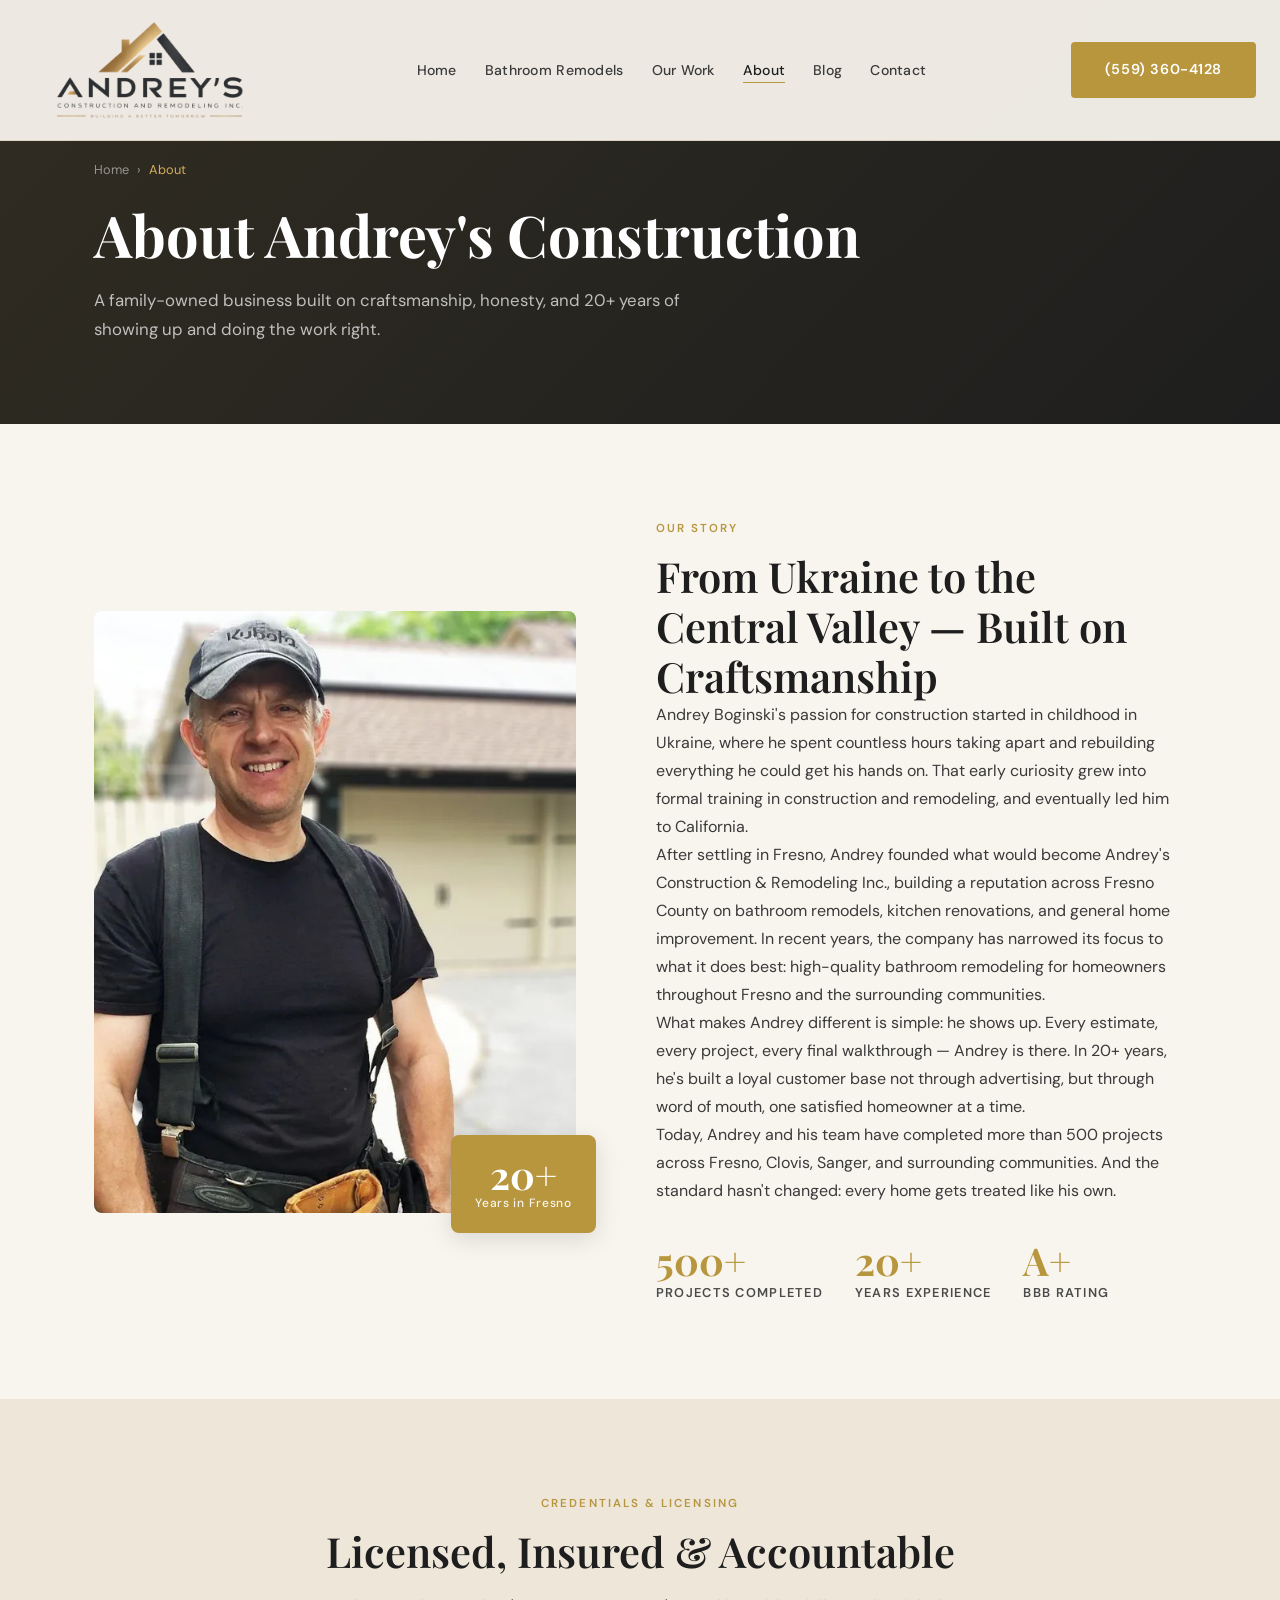
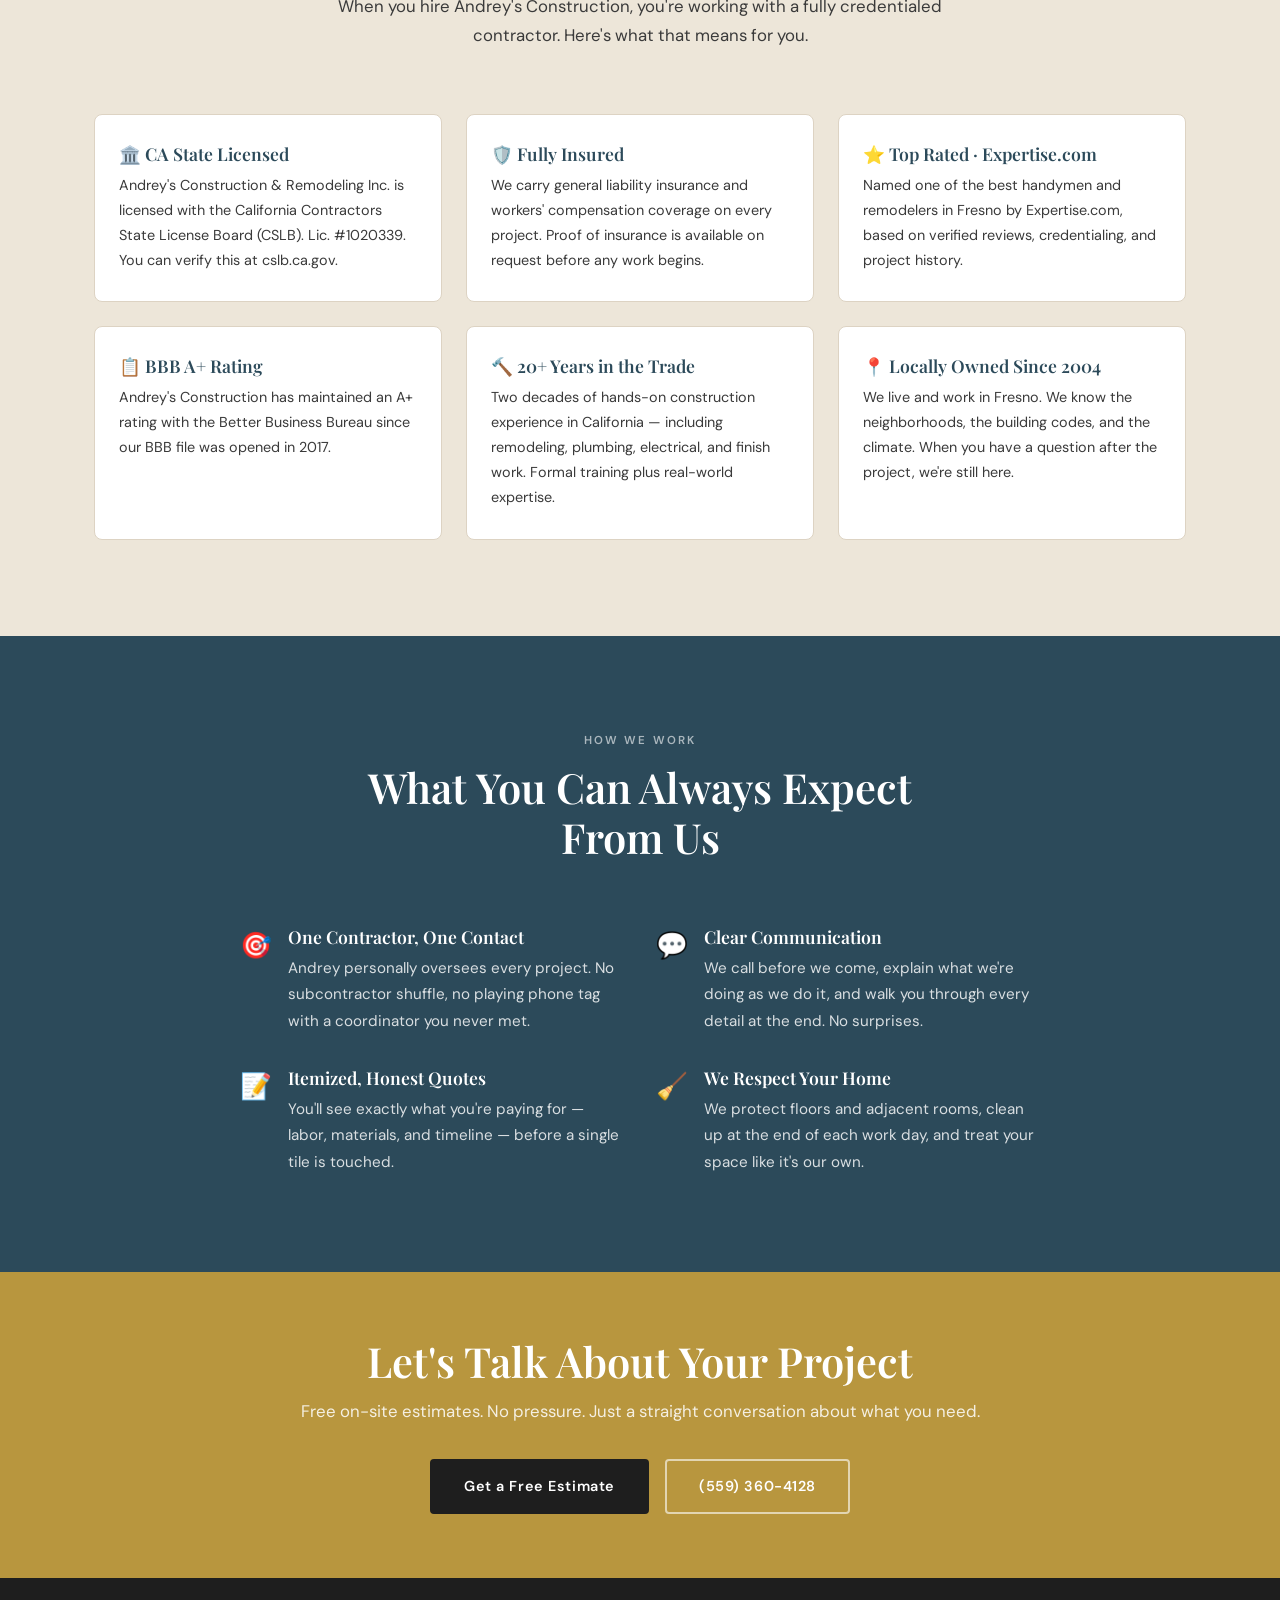
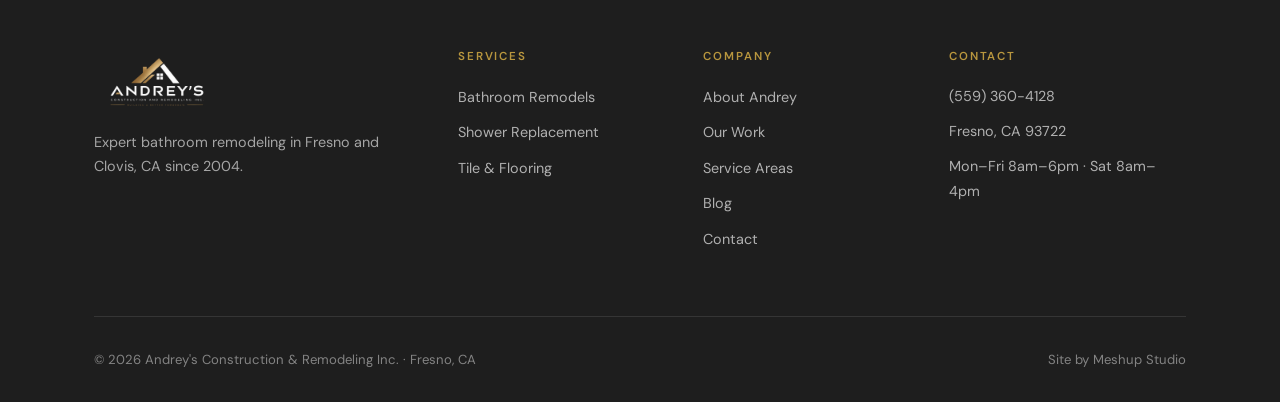
<file: about.html>
<!DOCTYPE html>
<html lang="en">
<head>
  <meta charset="UTF-8">
  <meta name="viewport" content="width=device-width, initial-scale=1.0">
  <!-- Google tag (gtag.js) -->
  <script async src="https://www.googletagmanager.com/gtag/js?id=G-LNWTT6NS5E"></script>
  <script>
    window.dataLayer = window.dataLayer || [];
    function gtag(){dataLayer.push(arguments);}
    gtag('js', new Date());
    gtag('config', 'G-LNWTT6NS5E');
  </script>
  <title>About Andrey Boginski | Fresno Remodeling Contractor Since 2004</title>
  <meta name="description" content="Meet Andrey Boginski — licensed Fresno contractor with 20+ years experience and 500+ remodels. Founder of Andrey's Construction & Remodeling Inc.">
  <meta name="robots" content="index, follow">
  <link rel="canonical" href="https://andreyhandyman.com/about.html">

  <!-- Open Graph -->
  <meta property="og:title" content="About Andrey Boginski | Fresno Remodeling Contractor">
  <meta property="og:description" content="Meet Andrey Boginski — licensed Fresno contractor with 20+ years experience and 500+ remodels.">
  <meta property="og:type" content="website">
  <meta property="og:url" content="https://andreyhandyman.com/about.html">
  <meta property="og:image" content="https://andreyhandyman.com/images/andrey-boginski.jpg">

  <!-- Twitter Card -->
  <meta name="twitter:card" content="summary_large_image">
  <meta name="twitter:title" content="About Andrey Boginski | Fresno Remodeling Contractor">
  <meta name="twitter:description" content="Meet Andrey Boginski — licensed Fresno contractor with 20+ years experience and 500+ remodels.">
  <meta name="twitter:image" content="https://andreyhandyman.com/images/andrey-boginski.jpg">

  <link rel="icon" type="image/png" href="/favicon.png">
  <link rel="apple-touch-icon" href="/images/logo/favicon-192.png">
  <link rel="preconnect" href="https://fonts.googleapis.com">
  <link rel="preconnect" href="https://fonts.gstatic.com" crossorigin>
  <link rel="preload" href="https://fonts.googleapis.com/css2?family=Playfair+Display:ital,wght@0,600;0,700;1,400&family=DM+Sans:wght@400;500;600&display=swap" as="style" onload="this.onload=null;this.rel='stylesheet'">
  <noscript><link rel="stylesheet" href="https://fonts.googleapis.com/css2?family=Playfair+Display:ital,wght@0,600;0,700;1,400&family=DM+Sans:wght@400;500;600&display=swap"></noscript>
  <link rel="stylesheet" href="css/style.css">
  <style>
    .expect-grid { display:grid; grid-template-columns:repeat(2,1fr); gap:32px; max-width:800px; margin:0 auto; }
    @media(max-width:768px){ .expect-grid{grid-template-columns:1fr; gap:24px;} }
  </style>

  <script type="application/ld+json">
  {
    "@context": "https://schema.org",
    "@type": "Person",
    "name": "Andrey Boginski",
    "jobTitle": "Owner & Master Contractor",
    "worksFor": {
      "@type": "HomeAndConstructionBusiness",
      "@id": "https://andreyhandyman.com/#business"
    },
    "description": "Licensed California contractor with 20+ years of experience in bathroom remodeling and home renovation in Fresno and Clovis, CA.",
    "address": {
      "@type": "PostalAddress",
      "addressLocality": "Fresno",
      "addressRegion": "CA",
      "addressCountry": "US"
    }
  }
  </script>

  <!-- BreadcrumbList Schema -->
  <script type="application/ld+json">
  {
    "@context": "https://schema.org",
    "@type": "BreadcrumbList",
    "itemListElement": [
      { "@type": "ListItem", "position": 1, "name": "Home", "item": "https://andreyhandyman.com/" },
      { "@type": "ListItem", "position": 2, "name": "About", "item": "https://andreyhandyman.com/about.html" }
    ]
  }
  </script>
</head>
<body>

<nav class="site-nav">
  <div class="container">
    <div class="nav-inner">
      <a href="/" class="nav-logo" aria-label="Andrey's Construction home">
        <img src="/images/logo/logo-light.png" alt="Andrey's Construction &amp; Remodeling Inc." width="256" height="128">
      </a>
      <ul class="nav-links">
        <li><a href="/">Home</a></li>
        <li><a href="/bathroom-remodel-fresno.html">Bathroom Remodels</a></li>
        <li><a href="/our-work.html">Our Work</a></li>
        <li><a href="/about.html" class="active">About</a></li>
        <li><a href="/blog.html">Blog</a></li>
        <li><a href="/contact.html">Contact</a></li>
      </ul>
      <a href="tel:5593604128" class="btn btn-primary nav-cta">(559) 360-4128</a>
      <button class="nav-hamburger" aria-label="Toggle menu" aria-expanded="false"><span></span><span></span><span></span></button>
    </div>
  </div>
</nav>
<nav class="mobile-nav">
  <a href="/">Home</a><a href="/bathroom-remodel-fresno.html">Bathroom Remodels</a><a href="/our-work.html">Our Work</a><a href="/service-areas.html">Service Areas</a><a href="/about.html">About</a><a href="/blog.html">Blog</a><a href="/contact.html">Contact</a>
  <a href="tel:5593604128" class="btn btn-primary">(559) 360-4128</a>
</nav>

<section class="page-hero">
  <div class="container">
    <div class="page-hero-content">
      <nav class="breadcrumb" aria-label="Breadcrumb"><a href="/">Home</a> › <span>About</span></nav>
      <h1>About Andrey's Construction</h1>
      <p>A family-owned business built on craftsmanship, honesty, and 20+ years of showing up and doing the work right.</p>
    </div>
  </div>
</section>

<section class="section">
  <div class="container">
    <div class="about-lead-grid">
      <div style="position:relative;">
        <div class="about-lead-img">
          <img
            src="images/andrey-boginski.webp"
            alt="Andrey Boginski, owner of Andrey's Construction &amp; Remodeling Inc. — Fresno, CA contractor"
            loading="eager"
            width="1200" height="744"
            style="width:100%;height:100%;object-fit:cover;object-position:center top;"
          >
        </div>
        <div class="about-badge">
          <div class="badge-num">20+</div>
          <div class="badge-label">Years in Fresno</div>
        </div>
      </div>
      <div>
        <span class="eyebrow">Our Story</span>
        <h2>From Ukraine to the Central Valley — Built on Craftsmanship</h2>
        <p>Andrey Boginski's passion for construction started in childhood in Ukraine, where he spent countless hours taking apart and rebuilding everything he could get his hands on. That early curiosity grew into formal training in construction and remodeling, and eventually led him to California.</p>
        <p>After settling in Fresno, Andrey founded what would become Andrey's Construction & Remodeling Inc., building a reputation across Fresno County on bathroom remodels, kitchen renovations, and general home improvement. In recent years, the company has narrowed its focus to what it does best: high-quality bathroom remodeling for homeowners throughout Fresno and the surrounding communities.</p>
        <p>What makes Andrey different is simple: he shows up. Every estimate, every project, every final walkthrough — Andrey is there. In 20+ years, he's built a loyal customer base not through advertising, but through word of mouth, one satisfied homeowner at a time.</p>
        <p>Today, Andrey and his team have completed more than 500 projects across Fresno, Clovis, Sanger, and surrounding communities. And the standard hasn't changed: every home gets treated like his own.</p>

        <div style="display:flex; gap:32px; margin-top:36px; flex-wrap:wrap;">
          <div>
            <div style="font-family:var(--font-serif); font-size:2.4rem; font-weight:700; color:var(--gold); line-height:1;">500+</div>
            <div style="font-size:0.8rem; font-weight:600; letter-spacing:0.1em; text-transform:uppercase; color:var(--charcoal-lt); margin-top:4px;">Projects Completed</div>
          </div>
          <div>
            <div style="font-family:var(--font-serif); font-size:2.4rem; font-weight:700; color:var(--gold); line-height:1;">20+</div>
            <div style="font-size:0.8rem; font-weight:600; letter-spacing:0.1em; text-transform:uppercase; color:var(--charcoal-lt); margin-top:4px;">Years Experience</div>
          </div>
          <div>
            <div style="font-family:var(--font-serif); font-size:2.4rem; font-weight:700; color:var(--gold); line-height:1;">A+</div>
            <div style="font-size:0.8rem; font-weight:600; letter-spacing:0.1em; text-transform:uppercase; color:var(--charcoal-lt); margin-top:4px;">BBB Rating</div>
          </div>
        </div>
      </div>
    </div>
  </div>
</section>

<!-- CREDENTIALS -->
<section class="section section--cream-dark">
  <div class="container">
    <div class="section-header">
      <span class="eyebrow">Credentials & Licensing</span>
      <h2>Licensed, Insured & Accountable</h2>
      <p>When you hire Andrey's Construction, you're working with a fully credentialed contractor. Here's what that means for you.</p>
    </div>
    <div class="values-grid">
      <div class="value-card">
        <h4>🏛️ CA State Licensed</h4>
        <p>Andrey's Construction & Remodeling Inc. is licensed with the California Contractors State License Board (CSLB). Lic. #1020339. You can verify this at cslb.ca.gov.</p>
      </div>
      <div class="value-card">
        <h4>🛡️ Fully Insured</h4>
        <p>We carry general liability insurance and workers' compensation coverage on every project. Proof of insurance is available on request before any work begins.</p>
      </div>
      <div class="value-card">
        <h4>⭐ Top Rated · Expertise.com</h4>
        <p>Named one of the best handymen and remodelers in Fresno by Expertise.com, based on verified reviews, credentialing, and project history.</p>
      </div>
      <div class="value-card">
        <h4>📋 BBB A+ Rating</h4>
        <p>Andrey's Construction has maintained an A+ rating with the Better Business Bureau since our BBB file was opened in 2017.</p>
      </div>
      <div class="value-card">
        <h4>🔨 20+ Years in the Trade</h4>
        <p>Two decades of hands-on construction experience in California — including remodeling, plumbing, electrical, and finish work. Formal training plus real-world expertise.</p>
      </div>
      <div class="value-card">
        <h4>📍 Locally Owned Since 2004</h4>
        <p>We live and work in Fresno. We know the neighborhoods, the building codes, and the climate. When you have a question after the project, we're still here.</p>
      </div>
    </div>
  </div>
</section>

<!-- OUR VALUES -->
<section class="section section--tile">
  <div class="container">
    <div class="section-header">
      <span class="eyebrow" style="color:rgba(255,255,255,0.6);">How We Work</span>
      <h2>What You Can Always Expect From Us</h2>
    </div>
    <div class="expect-grid">
      <div style="display:flex; gap:16px; align-items:flex-start;">
        <div style="font-size:1.6rem; flex-shrink:0;">🎯</div>
        <div>
          <h4 style="color:var(--white); margin-bottom:8px;">One Contractor, One Contact</h4>
          <p style="font-size:0.95rem;">Andrey personally oversees every project. No subcontractor shuffle, no playing phone tag with a coordinator you never met.</p>
        </div>
      </div>
      <div style="display:flex; gap:16px; align-items:flex-start;">
        <div style="font-size:1.6rem; flex-shrink:0;">💬</div>
        <div>
          <h4 style="color:var(--white); margin-bottom:8px;">Clear Communication</h4>
          <p style="font-size:0.95rem;">We call before we come, explain what we're doing as we do it, and walk you through every detail at the end. No surprises.</p>
        </div>
      </div>
      <div style="display:flex; gap:16px; align-items:flex-start;">
        <div style="font-size:1.6rem; flex-shrink:0;">📝</div>
        <div>
          <h4 style="color:var(--white); margin-bottom:8px;">Itemized, Honest Quotes</h4>
          <p style="font-size:0.95rem;">You'll see exactly what you're paying for — labor, materials, and timeline — before a single tile is touched.</p>
        </div>
      </div>
      <div style="display:flex; gap:16px; align-items:flex-start;">
        <div style="font-size:1.6rem; flex-shrink:0;">🧹</div>
        <div>
          <h4 style="color:var(--white); margin-bottom:8px;">We Respect Your Home</h4>
          <p style="font-size:0.95rem;">We protect floors and adjacent rooms, clean up at the end of each work day, and treat your space like it's our own.</p>
        </div>
      </div>
    </div>
  </div>
</section>

<div class="cta-band">
  <div class="container">
    <h2>Let's Talk About Your Project</h2>
    <p>Free on-site estimates. No pressure. Just a straight conversation about what you need.</p>
    <div style="display:flex; gap:16px; justify-content:center; flex-wrap:wrap;">
      <a href="/contact.html" class="btn btn-dark">Get a Free Estimate</a>
      <a href="tel:5593604128" class="btn btn-secondary">(559) 360-4128</a>
    </div>
  </div>
</div>

<footer class="site-footer">
  <div class="container">
    <div class="footer-grid">
      <div class="footer-brand">
        <img src="/images/logo/logo-dark.png" alt="Andrey's Construction &amp; Remodeling Inc." width="220" height="60" width="160" height="80" style="height:64px;width:auto;margin-bottom:16px;display:block;"><p>Expert bathroom remodeling in Fresno and Clovis, CA since 2004.</p></div>
      <div class="footer-col"><h4>Services</h4><ul><li><a href="/bathroom-remodel-fresno.html">Bathroom Remodels</a></li><li><a href="/bathroom-remodel-fresno.html#shower">Shower Replacement</a></li><li><a href="/bathroom-remodel-fresno.html#tile">Tile & Flooring</a></li></ul></div>
      <div class="footer-col"><h4>Company</h4><ul><li><a href="/about.html">About Andrey</a></li><li><a href="/our-work.html">Our Work</a></li><li><a href="/service-areas.html">Service Areas</a></li><li><a href="/blog.html">Blog</a></li><li><a href="/contact.html">Contact</a></li></ul></div>
      <div class="footer-col"><h4>Contact</h4><p class="footer-contact-item"><a href="tel:5593604128">(559) 360-4128</a></p><p class="footer-contact-item">Fresno, CA 93722</p><p class="footer-contact-item">Mon–Fri 8am–6pm · Sat 8am–4pm</p></div>
    </div>
    <div class="footer-bottom">
      <span>© 2026 Andrey's Construction & Remodeling Inc. · Fresno, CA</span>
      <span>Site by <a href="https://meshupstudio.com" target="_blank" rel="noopener noreferrer">Meshup Studio</a></span>
    </div>
  </div>
</footer>
<script src="js/main.js" defer></script>
</body>
</html>
</file>
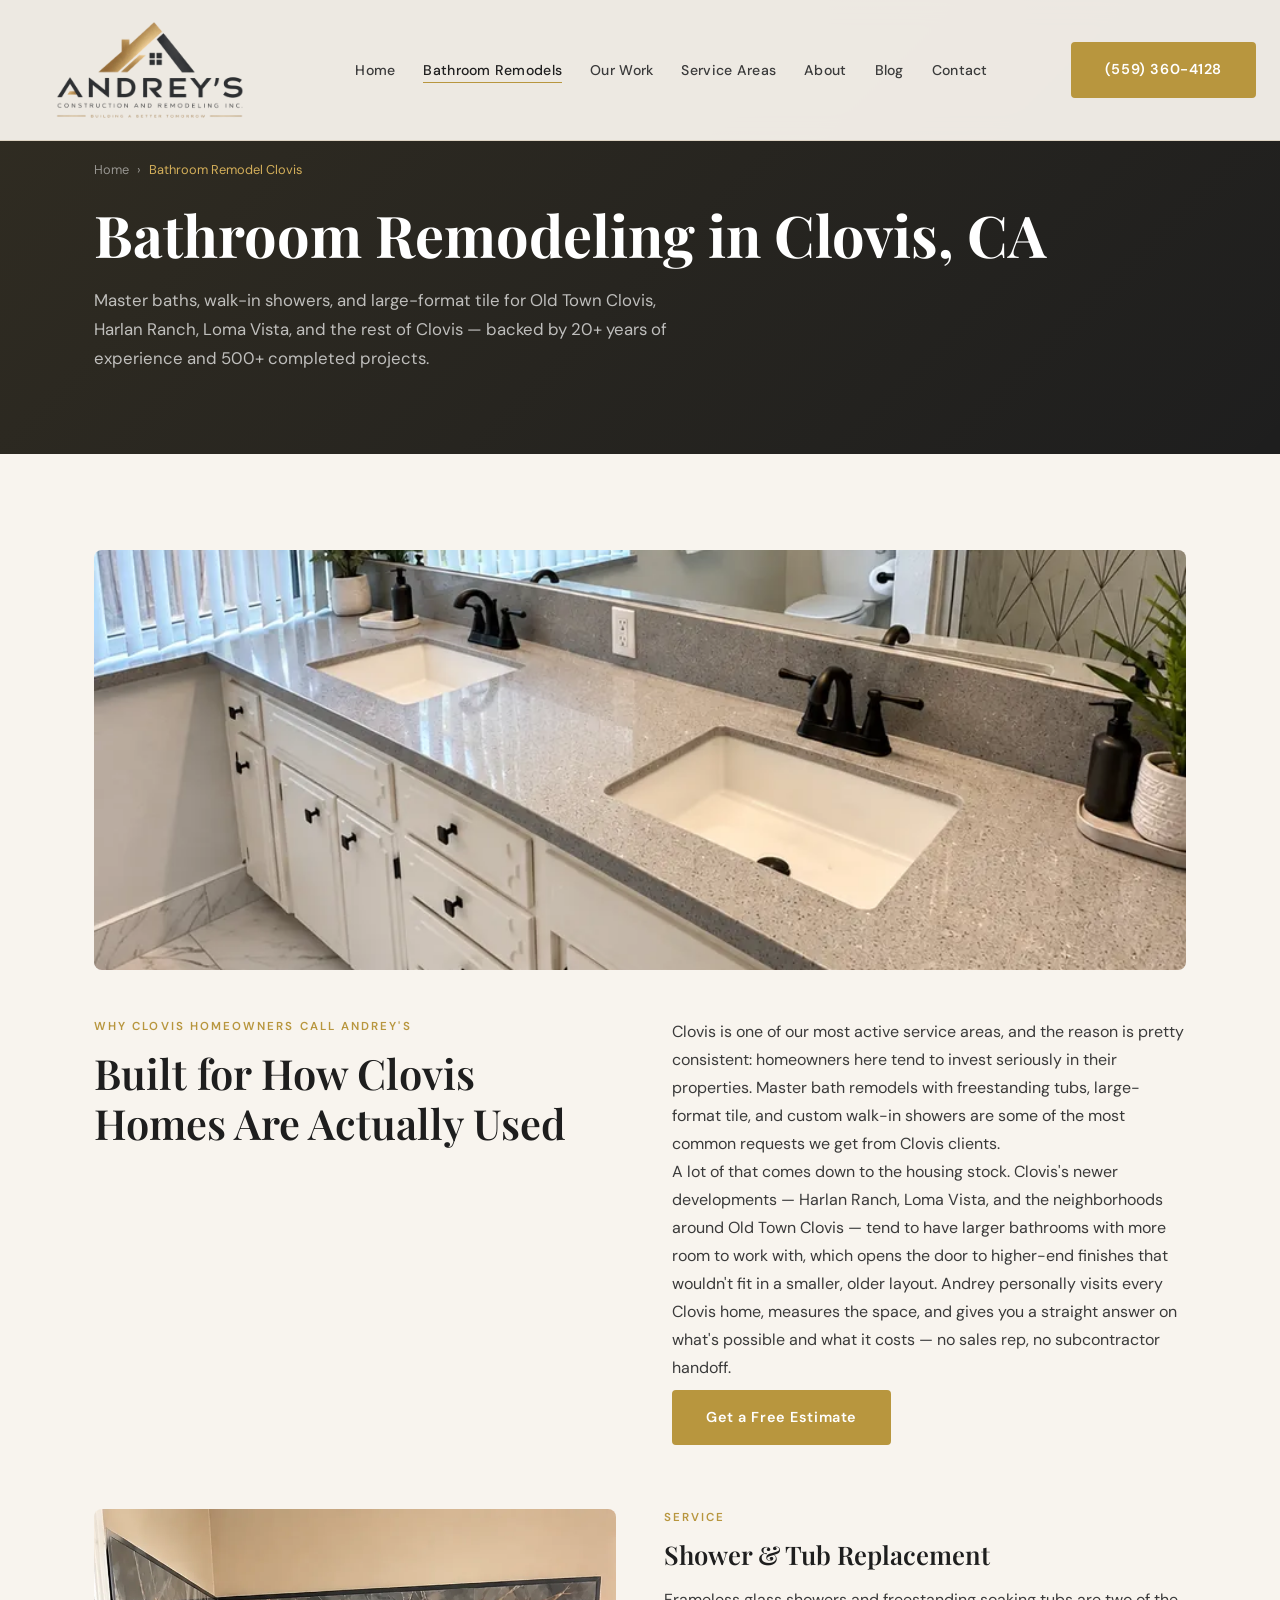
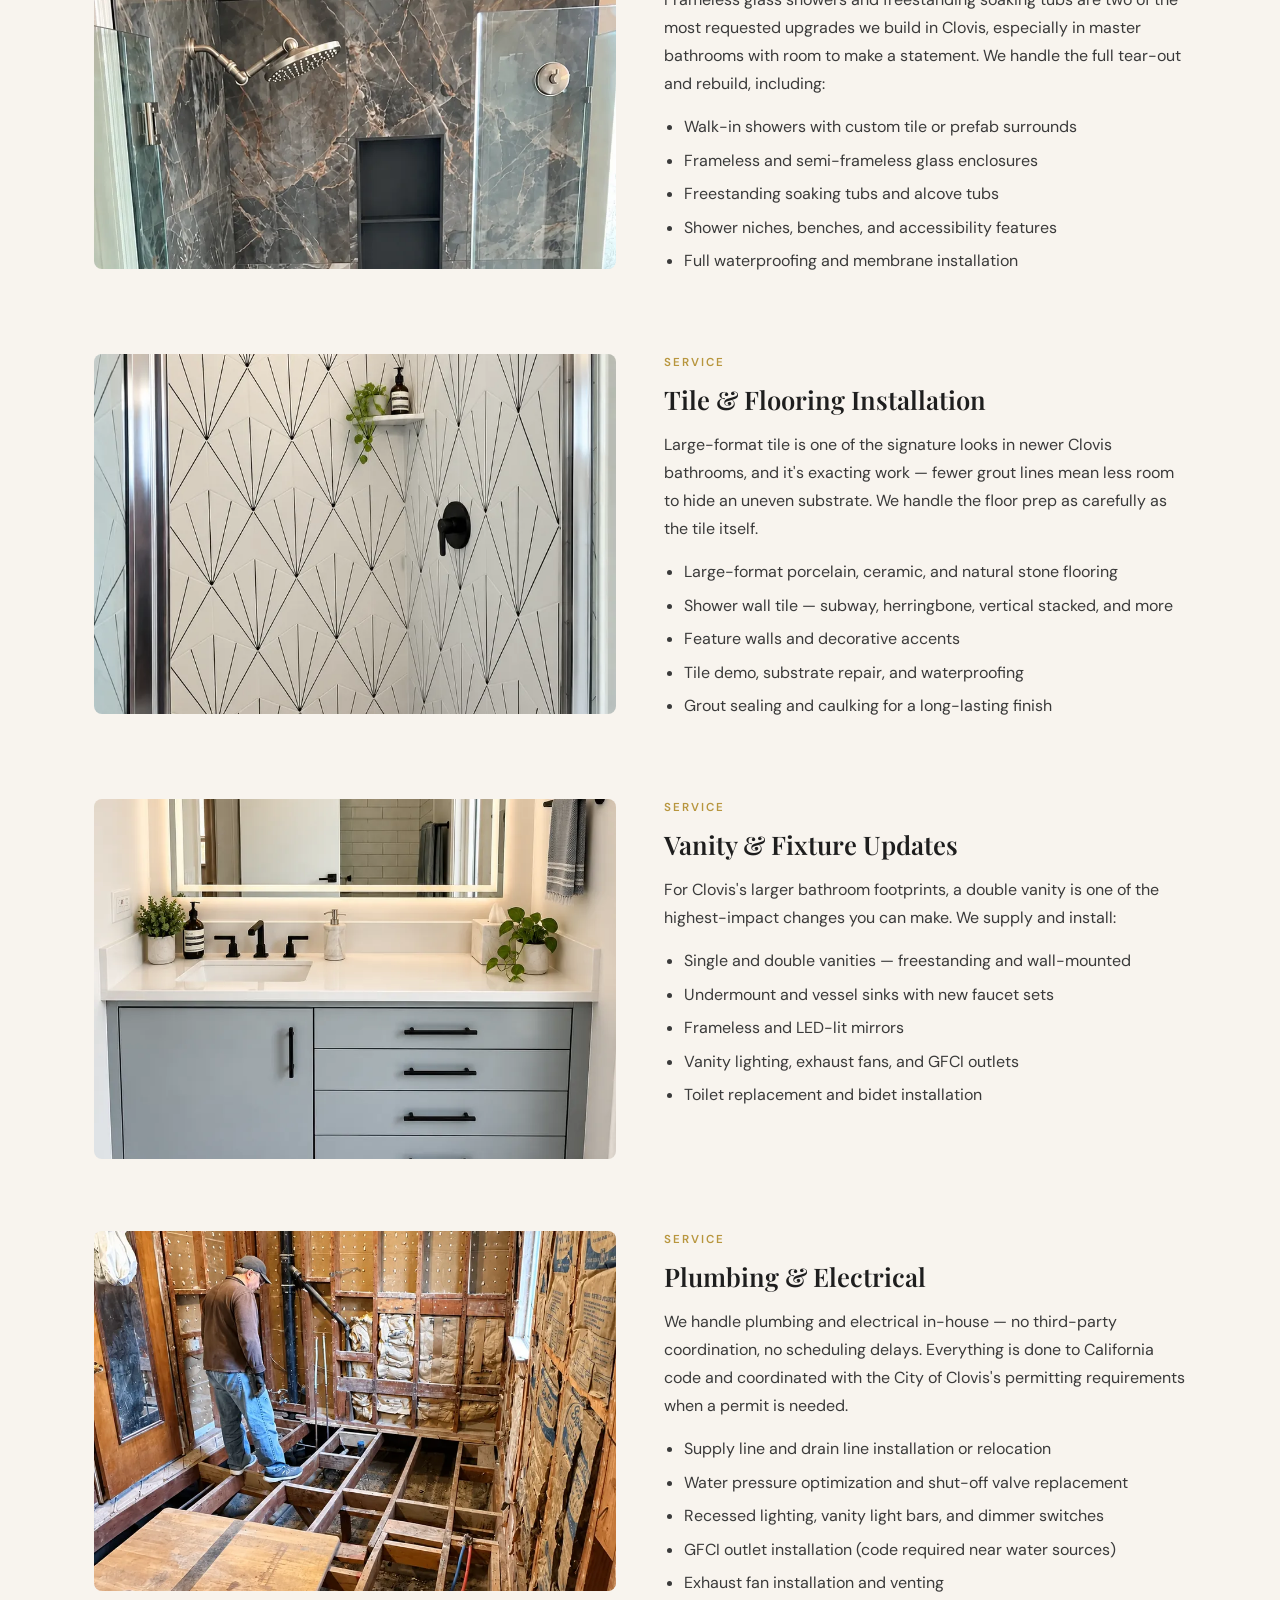
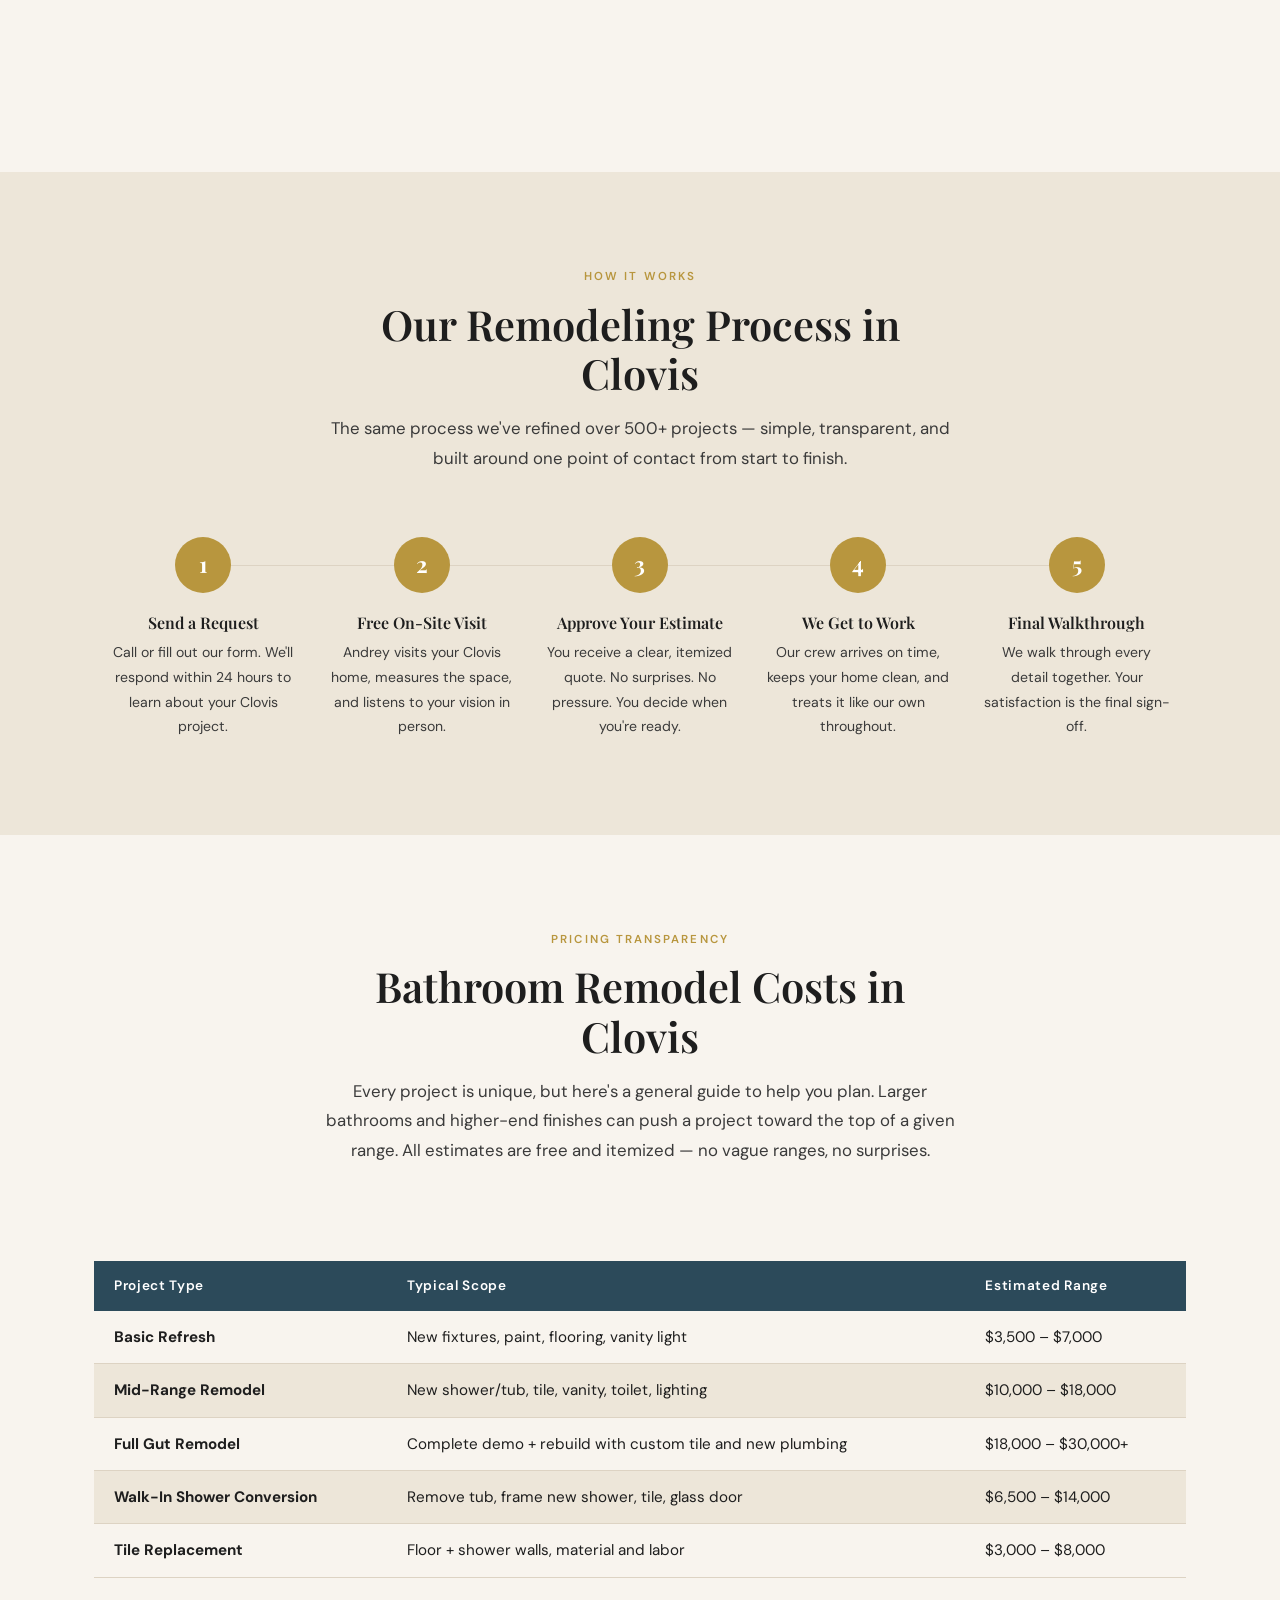
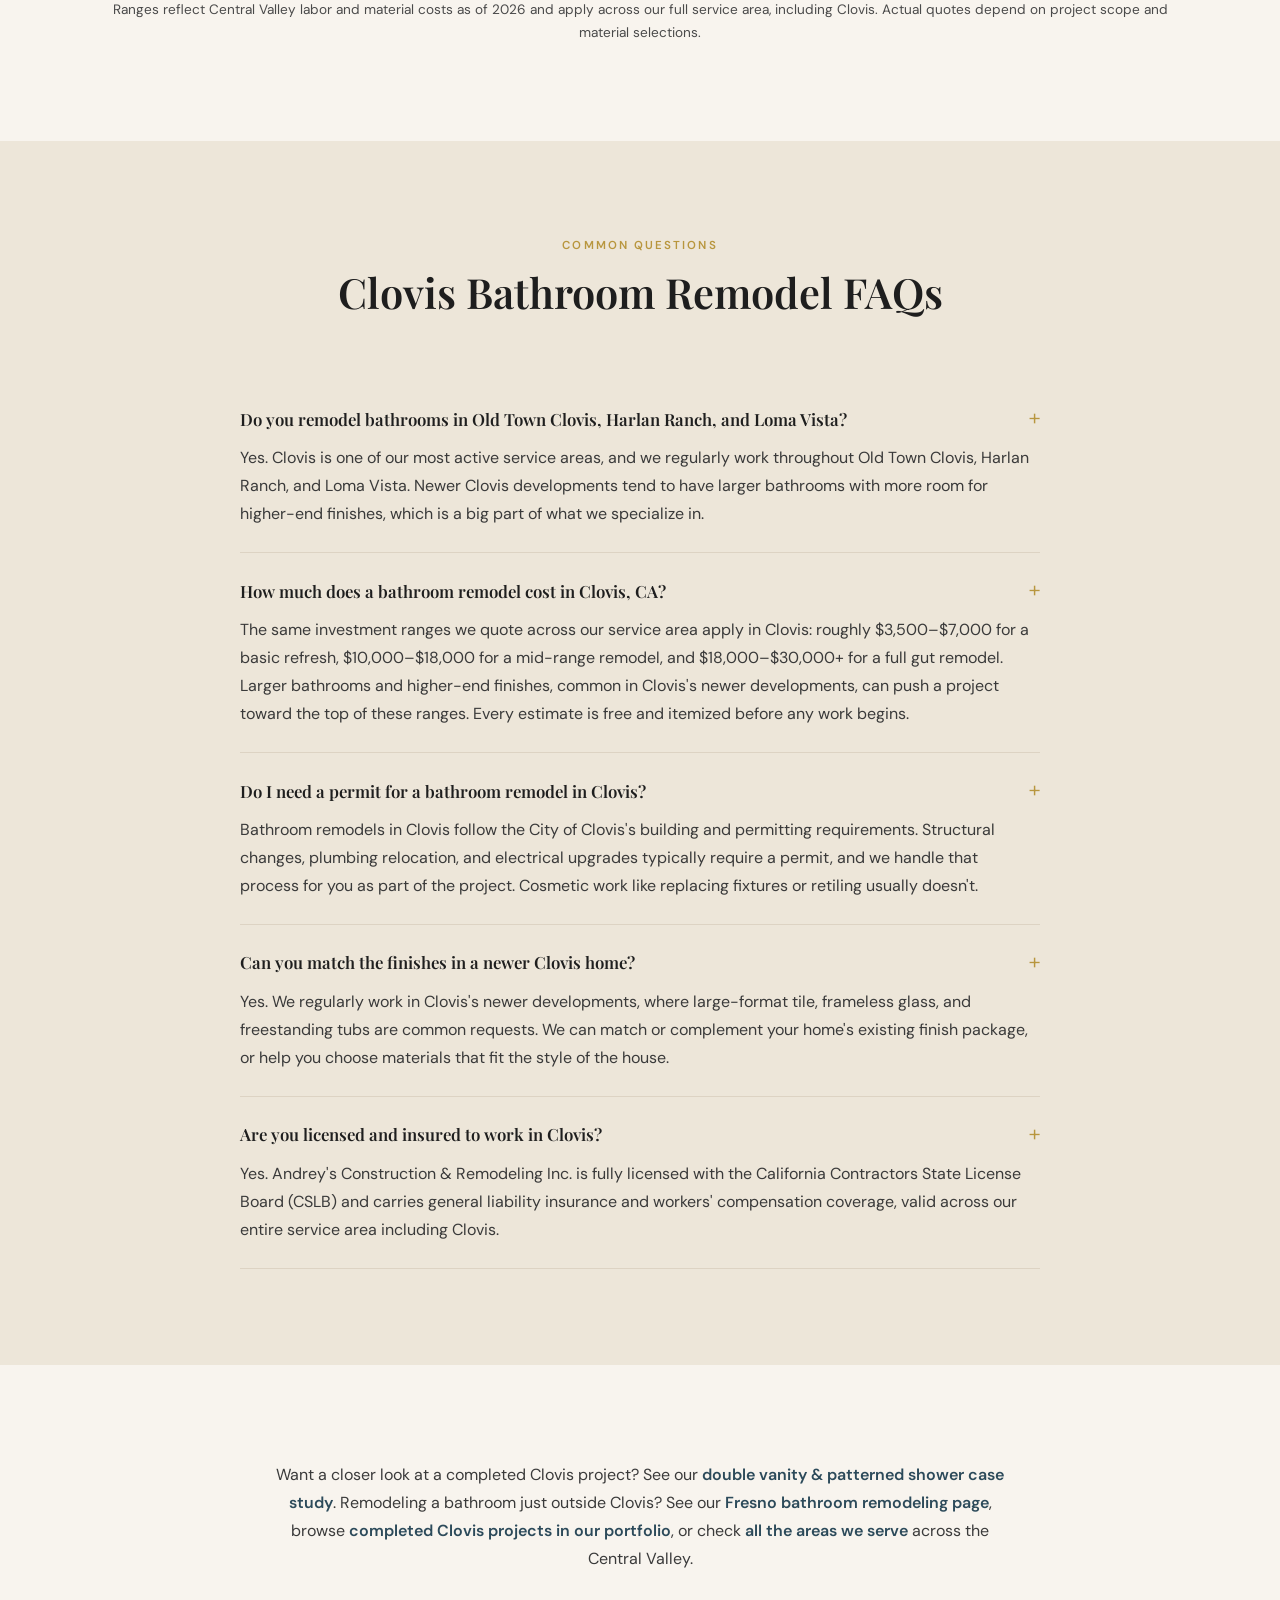
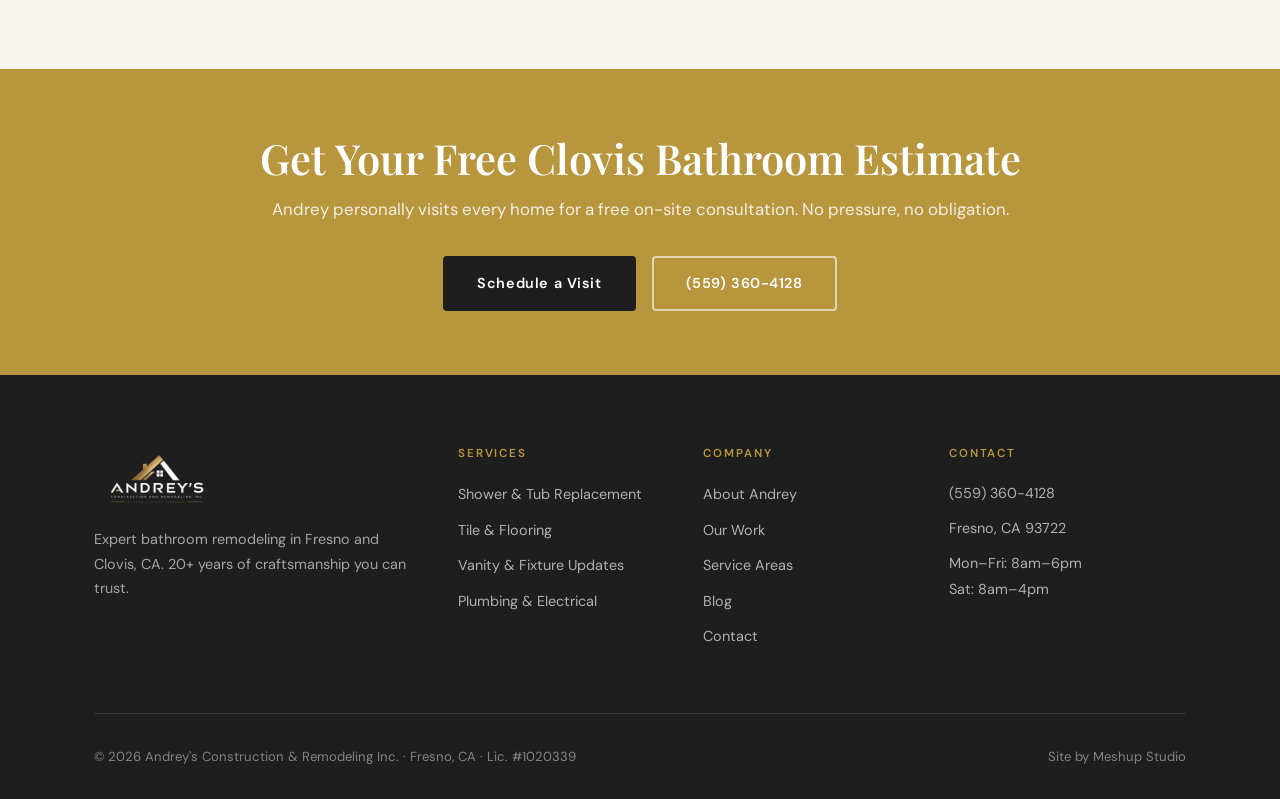
<file: bathroom-remodel-clovis.html>
<!DOCTYPE html>
<html lang="en">
<head>
  <meta charset="UTF-8">
  <meta name="viewport" content="width=device-width, initial-scale=1.0">
  <!-- Google tag (gtag.js) -->
  <script async src="https://www.googletagmanager.com/gtag/js?id=G-LNWTT6NS5E"></script>
  <script>
    window.dataLayer = window.dataLayer || [];
    function gtag(){dataLayer.push(arguments);}
    gtag('js', new Date());
    gtag('config', 'G-LNWTT6NS5E');
  </script>
  <title>Bathroom Remodel Clovis CA | Andrey's Construction & Remodeling</title>
  <meta name="description" content="Bathroom remodeling contractor serving Clovis, CA — master baths, walk-in showers, large-format tile. Free on-site estimates. Call (559) 360-4128.">
  <meta name="robots" content="index, follow">
  <link rel="canonical" href="https://andreyhandyman.com/bathroom-remodel-clovis.html">

  <meta property="og:title" content="Bathroom Remodel Clovis CA | Andrey's Construction">
  <meta property="og:description" content="Bathroom remodeling contractor serving Clovis, CA — master baths, walk-in showers, large-format tile. Free on-site estimates. (559) 360-4128.">
  <meta property="og:type" content="website">
  <meta property="og:url" content="https://andreyhandyman.com/bathroom-remodel-clovis.html">
  <meta property="og:image" content="https://andreyhandyman.com/images/clovis-bathroom-remodel-double-vanity-window.jpg">

  <!-- Twitter Card -->
  <meta name="twitter:card" content="summary_large_image">
  <meta name="twitter:title" content="Bathroom Remodel Clovis CA | Andrey's Construction">
  <meta name="twitter:description" content="Bathroom remodeling contractor serving Clovis, CA — master baths, walk-in showers, large-format tile. Free on-site estimates. (559) 360-4128.">
  <meta name="twitter:image" content="https://andreyhandyman.com/images/clovis-bathroom-remodel-double-vanity-window.jpg">

  <link rel="icon" type="image/png" href="/favicon.png">
  <link rel="apple-touch-icon" href="/images/logo/favicon-192.png">
  <link rel="preconnect" href="https://fonts.googleapis.com">
  <link rel="preconnect" href="https://fonts.gstatic.com" crossorigin>
  <link rel="preload" href="https://fonts.googleapis.com/css2?family=Playfair+Display:ital,wght@0,600;0,700;1,400&family=DM+Sans:wght@400;500;600&display=swap" as="style" onload="this.onload=null;this.rel='stylesheet'">
  <noscript><link rel="stylesheet" href="https://fonts.googleapis.com/css2?family=Playfair+Display:ital,wght@0,600;0,700;1,400&family=DM+Sans:wght@400;500;600&display=swap"></noscript>
  <link rel="stylesheet" href="css/style.css">
  <style>
    .service-hero-img { width:100%; height:420px; object-fit:cover; border-radius:var(--radius-md); margin-bottom:48px; }
    .service-detail-grid { display:grid; grid-template-columns:1fr 1fr; gap:48px; align-items:start; margin-bottom:72px; }
    .service-detail-grid img { border-radius:var(--radius-md); width:100%; height:360px; object-fit:cover; }
    .service-detail-grid:nth-child(even) { direction:rtl; }
    .service-detail-grid:nth-child(even) > * { direction:ltr; }
    .service-detail-content h3 { margin-bottom:16px; }
    .service-detail-content p { margin-bottom:16px; }
    .service-detail-content ul { padding-left:20px; list-style:disc; color:var(--charcoal-md); }
    .service-detail-content ul li { margin-bottom:8px; }
    .faq-list { max-width:800px; margin:0 auto; }
    .faq-item { border-bottom:1px solid var(--border); padding:24px 0; }
    .faq-item h3 { font-size:1.05rem; margin-bottom:12px; color:var(--charcoal); cursor:pointer; display:flex; justify-content:space-between; align-items:center; }
    .faq-item h3::after { content:'+'; font-family:var(--font-sans); font-size:1.4rem; color:var(--gold); font-weight:300; flex-shrink:0; }
    .faq-item p { color:var(--charcoal-md); line-height:1.75; }
    .cost-table { width:100%; border-collapse:collapse; margin-top:32px; }
    .cost-table th { background:var(--tile); color:var(--white); padding:14px 20px; text-align:left; font-family:var(--font-sans); font-size:0.85rem; font-weight:600; letter-spacing:0.05em; }
    .cost-table td { padding:14px 20px; border-bottom:1px solid var(--border); font-size:0.95rem; }
    .cost-table tr:nth-child(even) td { background:var(--cream-dark); }
    .intro-grid { display:grid; grid-template-columns:1fr 1fr; gap:64px; align-items:start; margin-bottom:64px; }
    .cost-table-wrap { overflow-x:auto; -webkit-overflow-scrolling:touch; }
    @media(max-width:768px){ .service-detail-grid{grid-template-columns:1fr;} .service-detail-grid:nth-child(even){direction:ltr;} .service-hero-img{height:260px;} .intro-grid{grid-template-columns:1fr; gap:32px; margin-bottom:48px;} }
  </style>

  <!-- Service Schema -->
  <script type="application/ld+json">
  {
    "@context": "https://schema.org",
    "@type": "Service",
    "serviceType": "Bathroom Remodeling",
    "name": "Bathroom Remodel Clovis CA",
    "description": "Bathroom remodeling services in Clovis, CA including master bath remodels, walk-in shower conversions, large-format tile installation, vanity updates, and plumbing/electrical coordination.",
    "provider": {
      "@type": "HomeAndConstructionBusiness",
      "@id": "https://andreyhandyman.com/#business"
    },
    "areaServed": [
      { "@type": "City", "name": "Clovis" }
    ],
    "offers": {
      "@type": "Offer",
      "description": "Free on-site estimate for all bathroom remodeling projects in Clovis, CA",
      "price": "0",
      "priceCurrency": "USD",
      "name": "Free On-Site Estimate"
    }
  }
  </script>

  <!-- FAQPage Schema -->
  <script type="application/ld+json">
  {
    "@context": "https://schema.org",
    "@type": "FAQPage",
    "mainEntity": [
      {
        "@type": "Question",
        "name": "Do you remodel bathrooms in Old Town Clovis, Harlan Ranch, and Loma Vista?",
        "acceptedAnswer": {
          "@type": "Answer",
          "text": "Yes. Clovis is one of our most active service areas, and we regularly work throughout Old Town Clovis, Harlan Ranch, and Loma Vista. Newer Clovis developments tend to have larger bathrooms with more room for higher-end finishes, which is a big part of what we specialize in."
        }
      },
      {
        "@type": "Question",
        "name": "How much does a bathroom remodel cost in Clovis, CA?",
        "acceptedAnswer": {
          "@type": "Answer",
          "text": "The same investment ranges we quote across our service area apply in Clovis: roughly $3,500-$7,000 for a basic refresh, $10,000-$18,000 for a mid-range remodel, and $18,000-$30,000+ for a full gut remodel. Larger bathrooms and higher-end finishes, common in Clovis's newer developments, can push a project toward the top of these ranges. Every estimate is free and itemized before any work begins."
        }
      },
      {
        "@type": "Question",
        "name": "Do I need a permit for a bathroom remodel in Clovis?",
        "acceptedAnswer": {
          "@type": "Answer",
          "text": "Bathroom remodels in Clovis follow the City of Clovis's building and permitting requirements. Structural changes, plumbing relocation, and electrical upgrades typically require a permit, and we handle that process for you as part of the project. Cosmetic work like replacing fixtures or retiling usually doesn't."
        }
      },
      {
        "@type": "Question",
        "name": "Can you match the finishes in a newer Clovis home?",
        "acceptedAnswer": {
          "@type": "Answer",
          "text": "Yes. We regularly work in Clovis's newer developments, where large-format tile, frameless glass, and freestanding tubs are common requests. We can match or complement your home's existing finish package, or help you choose materials that fit the style of the house."
        }
      },
      {
        "@type": "Question",
        "name": "Are you licensed and insured to work in Clovis?",
        "acceptedAnswer": {
          "@type": "Answer",
          "text": "Yes. Andrey's Construction & Remodeling Inc. is fully licensed with the California Contractors State License Board (CSLB) and carries general liability insurance and workers' compensation coverage, valid across our entire service area including Clovis."
        }
      }
    ]
  }
  </script>

  <!-- BreadcrumbList Schema -->
  <script type="application/ld+json">
  {
    "@context": "https://schema.org",
    "@type": "BreadcrumbList",
    "itemListElement": [
      { "@type": "ListItem", "position": 1, "name": "Home", "item": "https://andreyhandyman.com/" },
      { "@type": "ListItem", "position": 2, "name": "Bathroom Remodel Clovis", "item": "https://andreyhandyman.com/bathroom-remodel-clovis.html" }
    ]
  }
  </script>
</head>
<body>

<!-- NAV -->
<nav class="site-nav">
  <div class="container">
    <div class="nav-inner">
      <a href="/" class="nav-logo" aria-label="Andrey's Construction home">
        <img src="/images/logo/logo-light.png" alt="Andrey's Construction &amp; Remodeling Inc." width="256" height="128">
      </a>
      <ul class="nav-links">
        <li><a href="/">Home</a></li>
        <li><a href="/bathroom-remodel-fresno.html" class="active">Bathroom Remodels</a></li>
        <li><a href="/our-work.html">Our Work</a></li>
        <li><a href="/service-areas.html">Service Areas</a></li>
        <li><a href="/about.html">About</a></li>
        <li><a href="/blog.html">Blog</a></li>
        <li><a href="/contact.html">Contact</a></li>
      </ul>
      <a href="tel:5593604128" class="btn btn-primary nav-cta">(559) 360-4128</a>
      <button class="nav-hamburger" aria-label="Toggle menu" aria-expanded="false">
        <span></span><span></span><span></span>
      </button>
    </div>
  </div>
</nav>
<nav class="mobile-nav">
  <a href="/">Home</a>
  <a href="/bathroom-remodel-fresno.html">Bathroom Remodels</a>
  <a href="/our-work.html">Our Work</a>
  <a href="/service-areas.html">Service Areas</a>
  <a href="/about.html">About</a>
  <a href="/blog.html">Blog</a>
  <a href="/contact.html">Contact</a>
  <a href="tel:5593604128" class="btn btn-primary">(559) 360-4128</a>
</nav>

<!-- PAGE HERO -->
<section class="page-hero">
  <div class="container">
    <div class="page-hero-content">
      <nav class="breadcrumb" aria-label="Breadcrumb">
        <a href="/">Home</a> › <span>Bathroom Remodel Clovis</span>
      </nav>
      <h1>Bathroom Remodeling in Clovis, CA</h1>
      <p>Master baths, walk-in showers, and large-format tile for Old Town Clovis, Harlan Ranch, Loma Vista, and the rest of Clovis — backed by 20+ years of experience and 500+ completed projects.</p>
    </div>
  </div>
</section>

<!-- INTRO + TRUST -->
<section class="section">
  <div class="container">
    <img
      class="service-hero-img"
      src="images/clovis-bathroom-remodel-double-vanity-window.webp"
      alt="Double-sink vanity with black fixtures in a remodeled Clovis, CA bathroom"
      loading="eager"
      width="1140" height="420"
    >

    <div class="intro-grid">
      <div>
        <span class="eyebrow">Why Clovis Homeowners Call Andrey's</span>
        <h2>Built for How Clovis Homes Are Actually Used</h2>
      </div>
      <div>
        <p>Clovis is one of our most active service areas, and the reason is pretty consistent: homeowners here tend to invest seriously in their properties. Master bath remodels with freestanding tubs, large-format tile, and custom walk-in showers are some of the most common requests we get from Clovis clients.</p>
        <p>A lot of that comes down to the housing stock. Clovis's newer developments — Harlan Ranch, Loma Vista, and the neighborhoods around Old Town Clovis — tend to have larger bathrooms with more room to work with, which opens the door to higher-end finishes that wouldn't fit in a smaller, older layout. Andrey personally visits every Clovis home, measures the space, and gives you a straight answer on what's possible and what it costs — no sales rep, no subcontractor handoff.</p>
        <a href="/contact.html" class="btn btn-primary" style="margin-top:8px;">Get a Free Estimate</a>
      </div>
    </div>

    <!-- SERVICES DETAIL -->
    <div id="shower" class="service-detail-grid">
      <img src="images/clovis-bathroom-remodel-frameless-glass-shower.webp" alt="Frameless glass shower enclosure with marble-look tile completed in a Clovis, CA bathroom remodel" loading="lazy" width="700" height="360">
      <div class="service-detail-content">
        <span class="eyebrow">Service</span>
        <h3>Shower & Tub Replacement</h3>
        <p>Frameless glass showers and freestanding soaking tubs are two of the most requested upgrades we build in Clovis, especially in master bathrooms with room to make a statement. We handle the full tear-out and rebuild, including:</p>
        <ul>
          <li>Walk-in showers with custom tile or prefab surrounds</li>
          <li>Frameless and semi-frameless glass enclosures</li>
          <li>Freestanding soaking tubs and alcove tubs</li>
          <li>Shower niches, benches, and accessibility features</li>
          <li>Full waterproofing and membrane installation</li>
        </ul>
      </div>
    </div>

    <div id="tile" class="service-detail-grid">
      <div class="service-detail-content">
        <span class="eyebrow">Service</span>
        <h3>Tile & Flooring Installation</h3>
        <p>Large-format tile is one of the signature looks in newer Clovis bathrooms, and it's exacting work — fewer grout lines mean less room to hide an uneven substrate. We handle the floor prep as carefully as the tile itself.</p>
        <ul>
          <li>Large-format porcelain, ceramic, and natural stone flooring</li>
          <li>Shower wall tile — subway, herringbone, vertical stacked, and more</li>
          <li>Feature walls and decorative accents</li>
          <li>Tile demo, substrate repair, and waterproofing</li>
          <li>Grout sealing and caulking for a long-lasting finish</li>
        </ul>
      </div>
      <img src="images/clovis-bathroom-remodel-art-deco-shower-tile.webp" alt="Art-deco patterned tile shower with black hexagon floor tile in a Clovis, CA bathroom remodel" loading="lazy" width="700" height="360">
    </div>

    <div id="vanity" class="service-detail-grid">
      <img src="images/clovis-bathroom-remodel-blue-vanity-hex-floor.webp" alt="Blue-gray vanity with backlit mirror and gray hexagon floor tile in a Clovis, CA bathroom remodel" loading="lazy" width="700" height="360">
      <div class="service-detail-content">
        <span class="eyebrow">Service</span>
        <h3>Vanity & Fixture Updates</h3>
        <p>For Clovis's larger bathroom footprints, a double vanity is one of the highest-impact changes you can make. We supply and install:</p>
        <ul>
          <li>Single and double vanities — freestanding and wall-mounted</li>
          <li>Undermount and vessel sinks with new faucet sets</li>
          <li>Frameless and LED-lit mirrors</li>
          <li>Vanity lighting, exhaust fans, and GFCI outlets</li>
          <li>Toilet replacement and bidet installation</li>
        </ul>
      </div>
    </div>

    <div id="plumbing" class="service-detail-grid">
      <div class="service-detail-content">
        <span class="eyebrow">Service</span>
        <h3>Plumbing & Electrical</h3>
        <p>We handle plumbing and electrical in-house — no third-party coordination, no scheduling delays. Everything is done to California code and coordinated with the City of Clovis's permitting requirements when a permit is needed.</p>
        <ul>
          <li>Supply line and drain line installation or relocation</li>
          <li>Water pressure optimization and shut-off valve replacement</li>
          <li>Recessed lighting, vanity light bars, and dimmer switches</li>
          <li>GFCI outlet installation (code required near water sources)</li>
          <li>Exhaust fan installation and venting</li>
        </ul>
      </div>
      <img src="images/clovis-bathroom-remodel-framing-rough-in.webp" alt="Framing and rough plumbing during a full gut Clovis, CA bathroom remodel" loading="lazy" width="700" height="360">
    </div>
  </div>
</section>

<!-- PROCESS -->
<section class="section section--cream-dark" id="process">
  <div class="container">
    <div class="section-header">
      <span class="eyebrow">How It Works</span>
      <h2>Our Remodeling Process in Clovis</h2>
      <p>The same process we've refined over 500+ projects — simple, transparent, and built around one point of contact from start to finish.</p>
    </div>
    <div class="process-steps">
      <div class="process-step">
        <div class="step-num">1</div>
        <h4>Send a Request</h4>
        <p>Call or fill out our form. We'll respond within 24 hours to learn about your Clovis project.</p>
      </div>
      <div class="process-step">
        <div class="step-num">2</div>
        <h4>Free On-Site Visit</h4>
        <p>Andrey visits your Clovis home, measures the space, and listens to your vision in person.</p>
      </div>
      <div class="process-step">
        <div class="step-num">3</div>
        <h4>Approve Your Estimate</h4>
        <p>You receive a clear, itemized quote. No surprises. No pressure. You decide when you're ready.</p>
      </div>
      <div class="process-step">
        <div class="step-num">4</div>
        <h4>We Get to Work</h4>
        <p>Our crew arrives on time, keeps your home clean, and treats it like our own throughout.</p>
      </div>
      <div class="process-step">
        <div class="step-num">5</div>
        <h4>Final Walkthrough</h4>
        <p>We walk through every detail together. Your satisfaction is the final sign-off.</p>
      </div>
    </div>
  </div>
</section>

<!-- COST GUIDE -->
<section class="section">
  <div class="container">
    <div class="section-header">
      <span class="eyebrow">Pricing Transparency</span>
      <h2>Bathroom Remodel Costs in Clovis</h2>
      <p>Every project is unique, but here's a general guide to help you plan. Larger bathrooms and higher-end finishes can push a project toward the top of a given range. All estimates are free and itemized — no vague ranges, no surprises.</p>
    </div>
    <div class="cost-table-wrap">
    <table class="cost-table">
      <thead>
        <tr>
          <th>Project Type</th>
          <th>Typical Scope</th>
          <th>Estimated Range</th>
        </tr>
      </thead>
      <tbody>
        <tr>
          <td><strong>Basic Refresh</strong></td>
          <td>New fixtures, paint, flooring, vanity light</td>
          <td>$3,500 – $7,000</td>
        </tr>
        <tr>
          <td><strong>Mid-Range Remodel</strong></td>
          <td>New shower/tub, tile, vanity, toilet, lighting</td>
          <td>$10,000 – $18,000</td>
        </tr>
        <tr>
          <td><strong>Full Gut Remodel</strong></td>
          <td>Complete demo + rebuild with custom tile and new plumbing</td>
          <td>$18,000 – $30,000+</td>
        </tr>
        <tr>
          <td><strong>Walk-In Shower Conversion</strong></td>
          <td>Remove tub, frame new shower, tile, glass door</td>
          <td>$6,500 – $14,000</td>
        </tr>
        <tr>
          <td><strong>Tile Replacement</strong></td>
          <td>Floor + shower walls, material and labor</td>
          <td>$3,000 – $8,000</td>
        </tr>
      </tbody>
    </table>
    </div>
    <p style="font-size:0.85rem; color:var(--charcoal-lt); text-align:center; margin-top:20px;">Ranges reflect Central Valley labor and material costs as of 2026 and apply across our full service area, including Clovis. Actual quotes depend on project scope and material selections.</p>
  </div>
</section>

<!-- FAQ -->
<section class="section section--cream-dark" id="faq">
  <div class="container">
    <div class="section-header">
      <span class="eyebrow">Common Questions</span>
      <h2>Clovis Bathroom Remodel FAQs</h2>
    </div>
    <div class="faq-list">
      <div class="faq-item">
        <h3>Do you remodel bathrooms in Old Town Clovis, Harlan Ranch, and Loma Vista?</h3>
        <p>Yes. Clovis is one of our most active service areas, and we regularly work throughout Old Town Clovis, Harlan Ranch, and Loma Vista. Newer Clovis developments tend to have larger bathrooms with more room for higher-end finishes, which is a big part of what we specialize in.</p>
      </div>
      <div class="faq-item">
        <h3>How much does a bathroom remodel cost in Clovis, CA?</h3>
        <p>The same investment ranges we quote across our service area apply in Clovis: roughly $3,500–$7,000 for a basic refresh, $10,000–$18,000 for a mid-range remodel, and $18,000–$30,000+ for a full gut remodel. Larger bathrooms and higher-end finishes, common in Clovis's newer developments, can push a project toward the top of these ranges. Every estimate is free and itemized before any work begins.</p>
      </div>
      <div class="faq-item">
        <h3>Do I need a permit for a bathroom remodel in Clovis?</h3>
        <p>Bathroom remodels in Clovis follow the City of Clovis's building and permitting requirements. Structural changes, plumbing relocation, and electrical upgrades typically require a permit, and we handle that process for you as part of the project. Cosmetic work like replacing fixtures or retiling usually doesn't.</p>
      </div>
      <div class="faq-item">
        <h3>Can you match the finishes in a newer Clovis home?</h3>
        <p>Yes. We regularly work in Clovis's newer developments, where large-format tile, frameless glass, and freestanding tubs are common requests. We can match or complement your home's existing finish package, or help you choose materials that fit the style of the house.</p>
      </div>
      <div class="faq-item">
        <h3>Are you licensed and insured to work in Clovis?</h3>
        <p>Yes. Andrey's Construction & Remodeling Inc. is fully licensed with the California Contractors State License Board (CSLB) and carries general liability insurance and workers' compensation coverage, valid across our entire service area including Clovis.</p>
      </div>
    </div>
  </div>
</section>

<!-- RELATED -->
<section class="section">
  <div class="container" style="max-width:800px; text-align:center;">
    <p style="color:var(--charcoal-md);">Want a closer look at a completed Clovis project? See our <a href="/clovis-bathroom-remodel-double-vanity-patterned-shower.html" style="color:var(--tile); font-weight:600;">double vanity &amp; patterned shower case study</a>. Remodeling a bathroom just outside Clovis? See our <a href="/bathroom-remodel-fresno.html" style="color:var(--tile); font-weight:600;">Fresno bathroom remodeling page</a>, browse <a href="/our-work.html" style="color:var(--tile); font-weight:600;">completed Clovis projects in our portfolio</a>, or check <a href="/service-areas.html" style="color:var(--tile); font-weight:600;">all the areas we serve</a> across the Central Valley.</p>
  </div>
</section>

<!-- CTA -->
<div class="cta-band">
  <div class="container">
    <h2>Get Your Free Clovis Bathroom Estimate</h2>
    <p>Andrey personally visits every home for a free on-site consultation. No pressure, no obligation.</p>
    <div style="display:flex; gap:16px; justify-content:center; flex-wrap:wrap;">
      <a href="/contact.html" class="btn btn-dark">Schedule a Visit</a>
      <a href="tel:5593604128" class="btn btn-secondary">(559) 360-4128</a>
    </div>
  </div>
</div>

<!-- FOOTER -->
<footer class="site-footer">
  <div class="container">
    <div class="footer-grid">
      <div class="footer-brand">
        <img src="/images/logo/logo-dark.png" alt="Andrey's Construction &amp; Remodeling Inc." width="220" height="60" width="160" height="80" style="height:64px;width:auto;margin-bottom:16px;display:block;">
        <p>Expert bathroom remodeling in Fresno and Clovis, CA. 20+ years of craftsmanship you can trust.</p>
      </div>
      <div class="footer-col">
        <h4>Services</h4>
        <ul>
          <li><a href="#shower">Shower & Tub Replacement</a></li>
          <li><a href="#tile">Tile & Flooring</a></li>
          <li><a href="#vanity">Vanity & Fixture Updates</a></li>
          <li><a href="#plumbing">Plumbing & Electrical</a></li>
        </ul>
      </div>
      <div class="footer-col">
        <h4>Company</h4>
        <ul>
          <li><a href="/about.html">About Andrey</a></li>
          <li><a href="/our-work.html">Our Work</a></li>
          <li><a href="/service-areas.html">Service Areas</a></li>
          <li><a href="/blog.html">Blog</a></li>
          <li><a href="/contact.html">Contact</a></li>
        </ul>
      </div>
      <div class="footer-col">
        <h4>Contact</h4>
        <p class="footer-contact-item"><a href="tel:5593604128">(559) 360-4128</a></p>
        <p class="footer-contact-item">Fresno, CA 93722</p>
        <p class="footer-contact-item">Mon–Fri: 8am–6pm<br>Sat: 8am–4pm</p>
      </div>
    </div>
    <div class="footer-bottom">
      <span>© 2026 Andrey's Construction & Remodeling Inc. · Fresno, CA · Lic. #1020339</span>
      <span>Site by <a href="https://meshupstudio.com" target="_blank" rel="noopener noreferrer">Meshup Studio</a></span>
    </div>
  </div>
</footer>

<script src="js/main.js" defer></script>
</body>
</html>
</file>
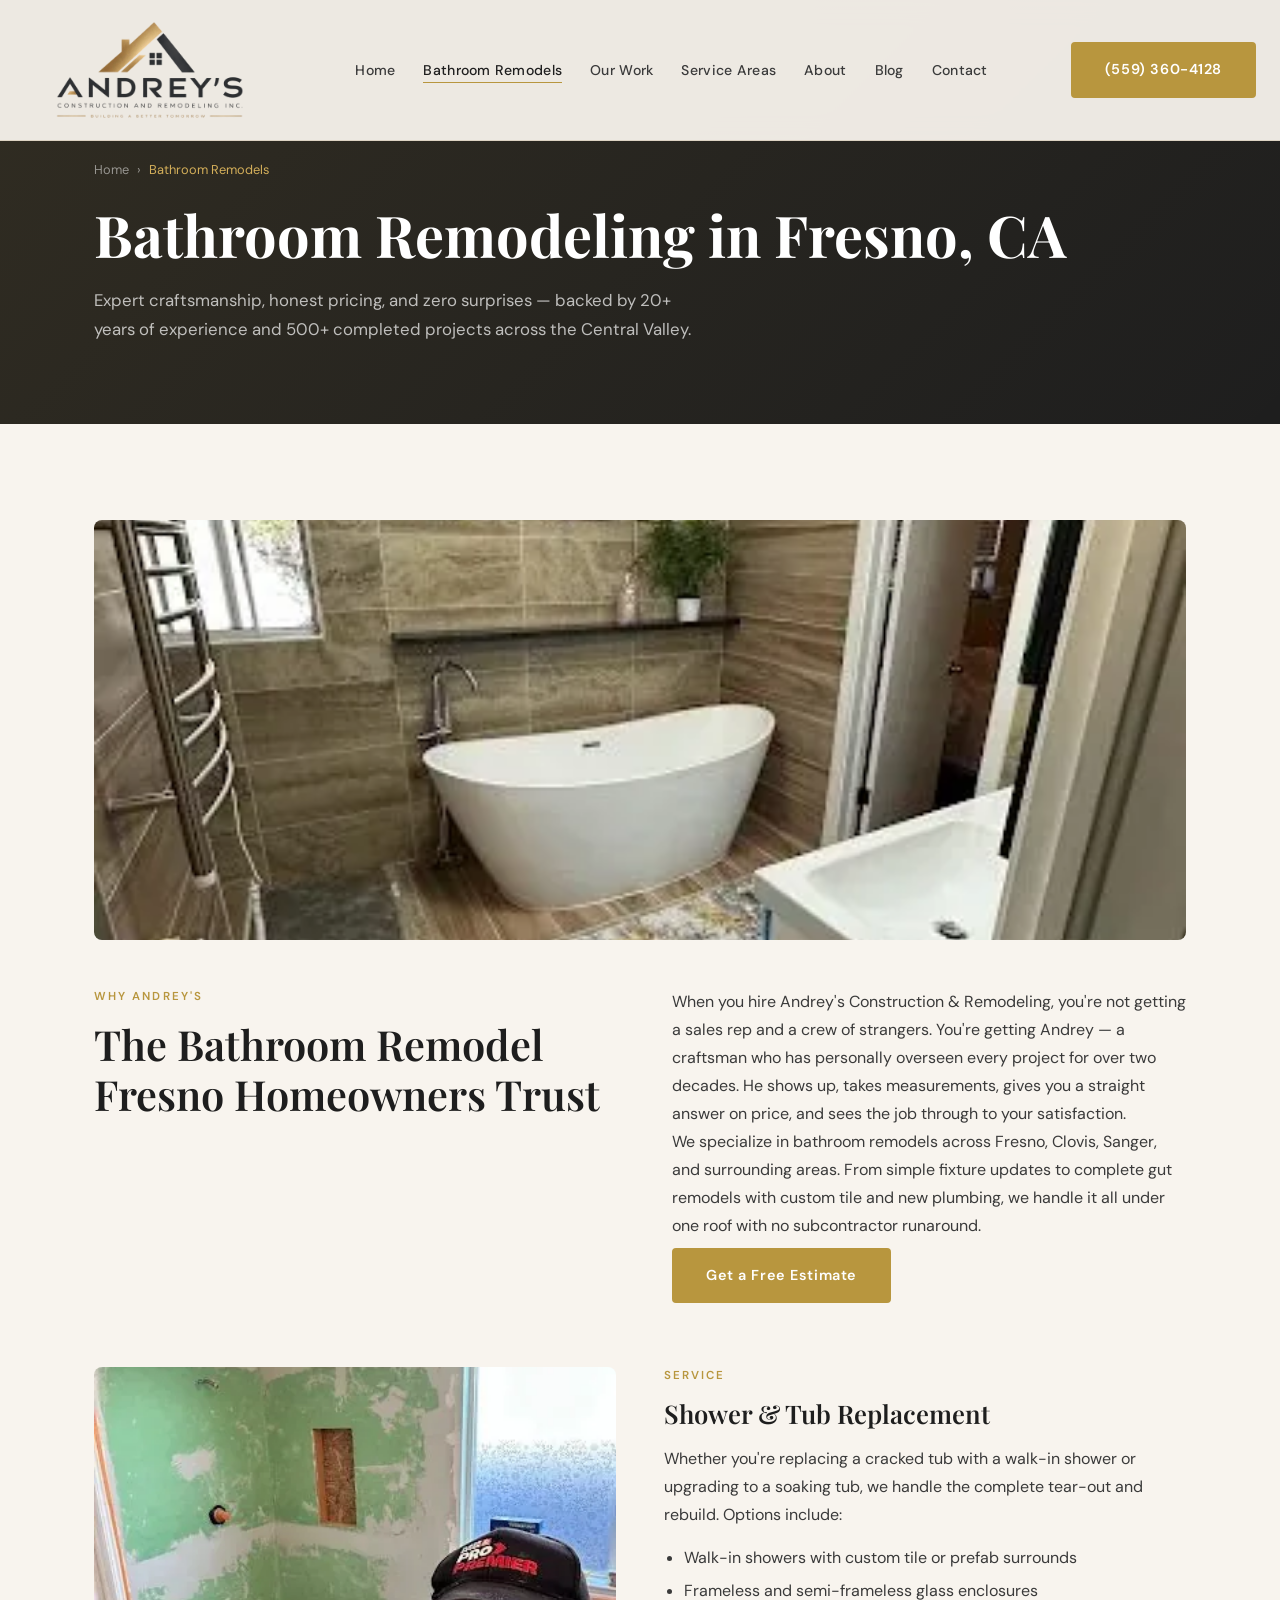
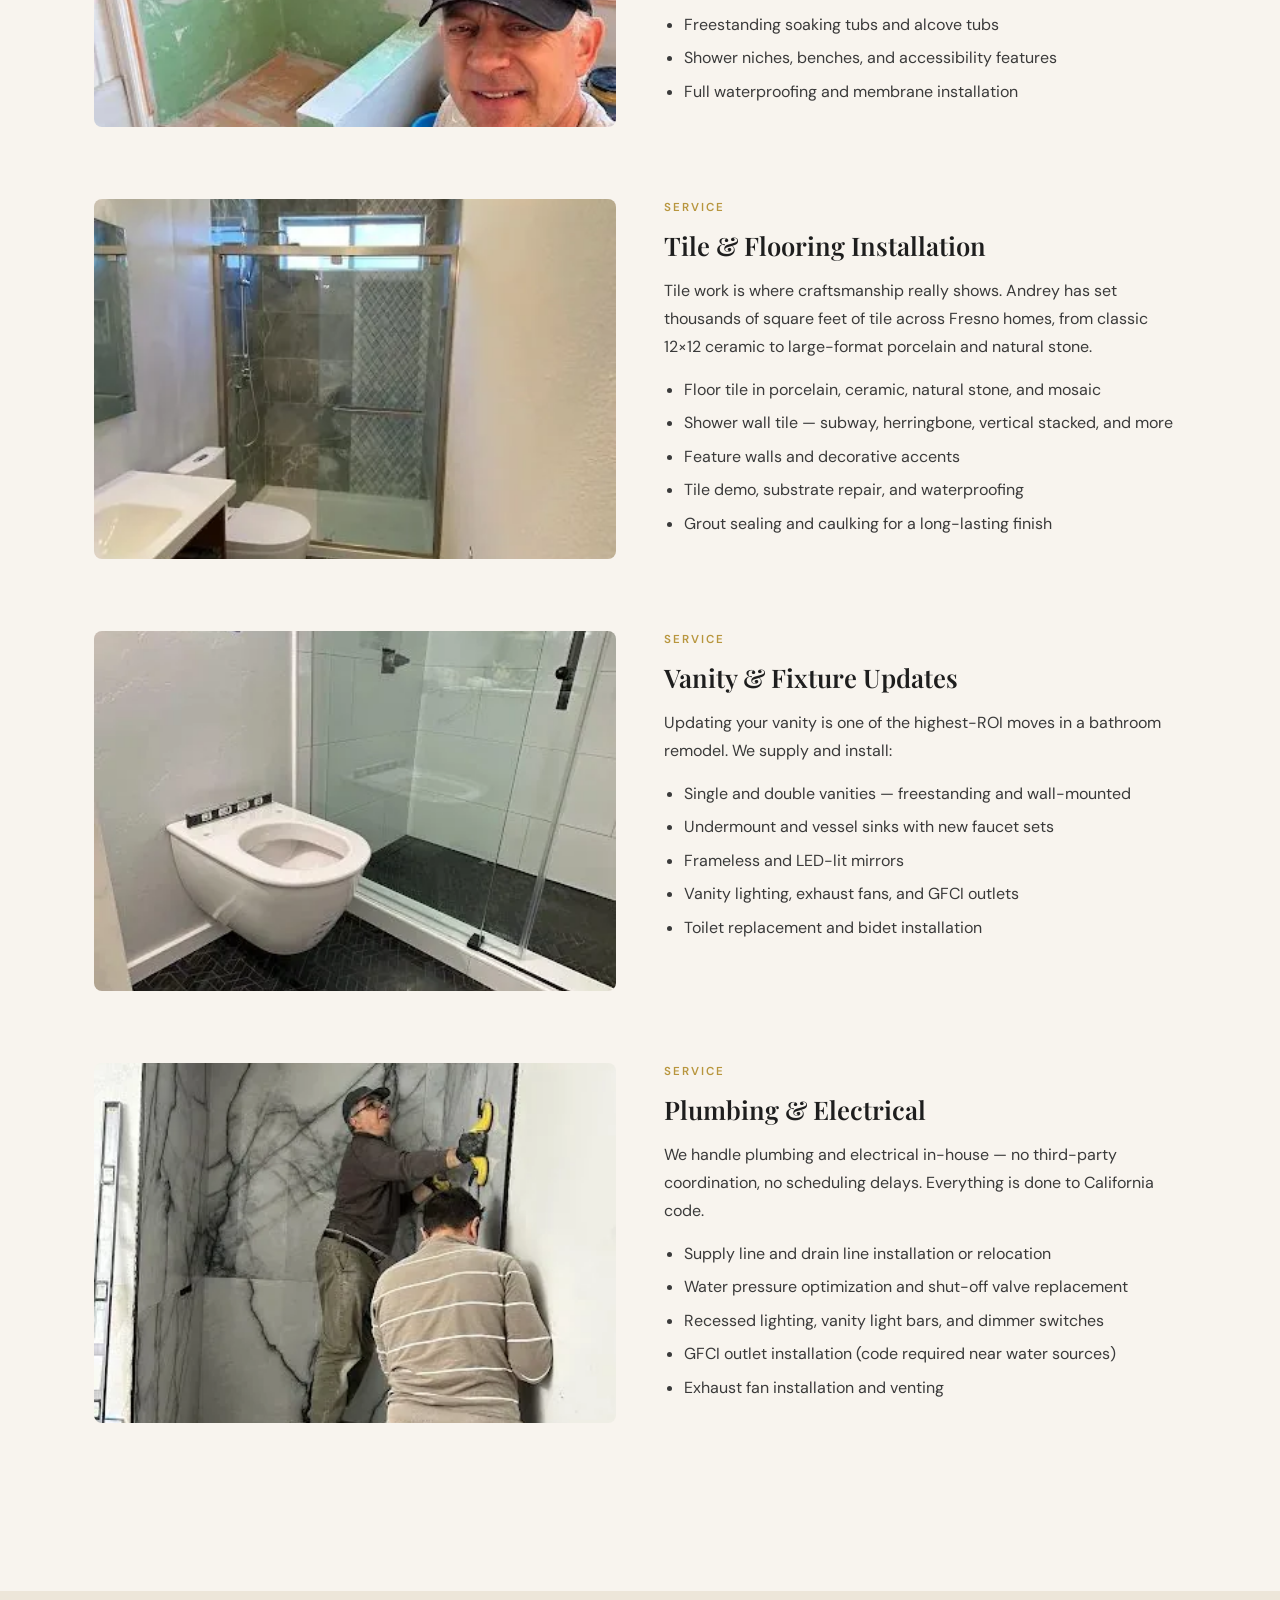
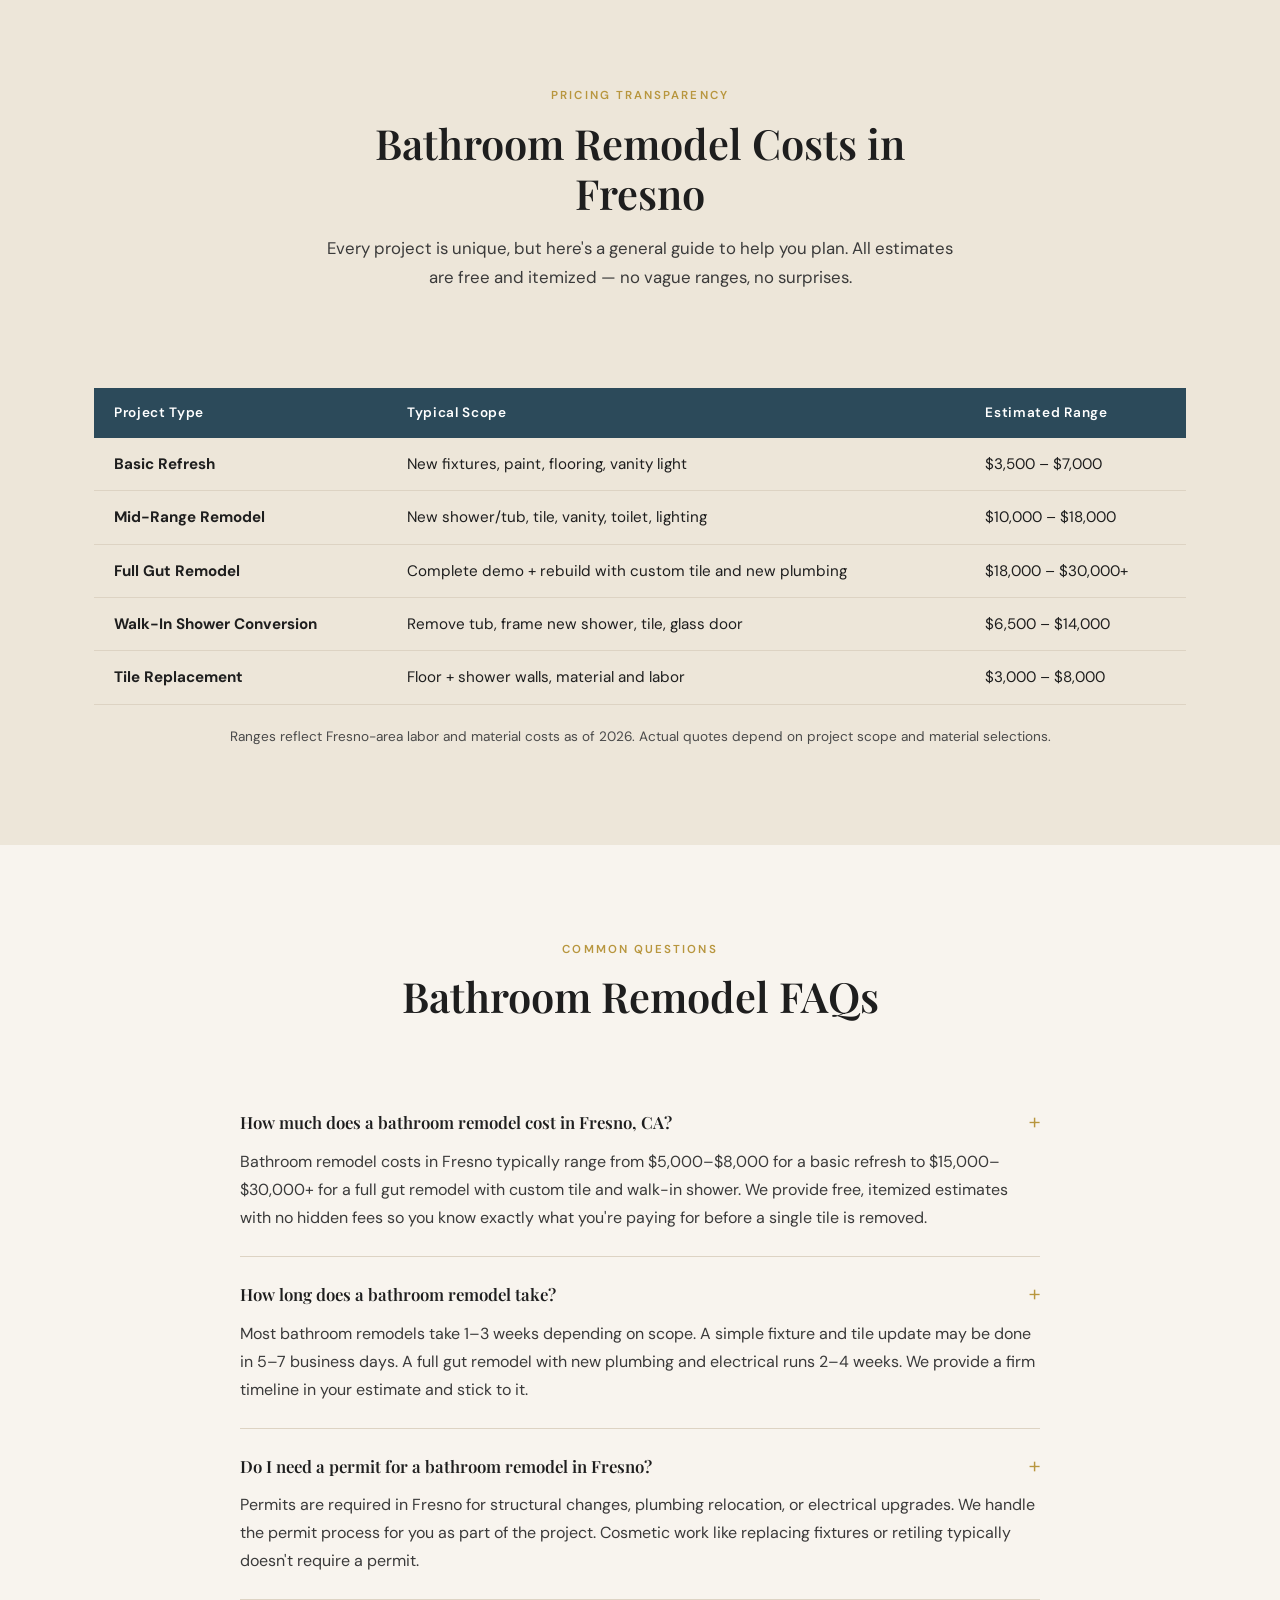
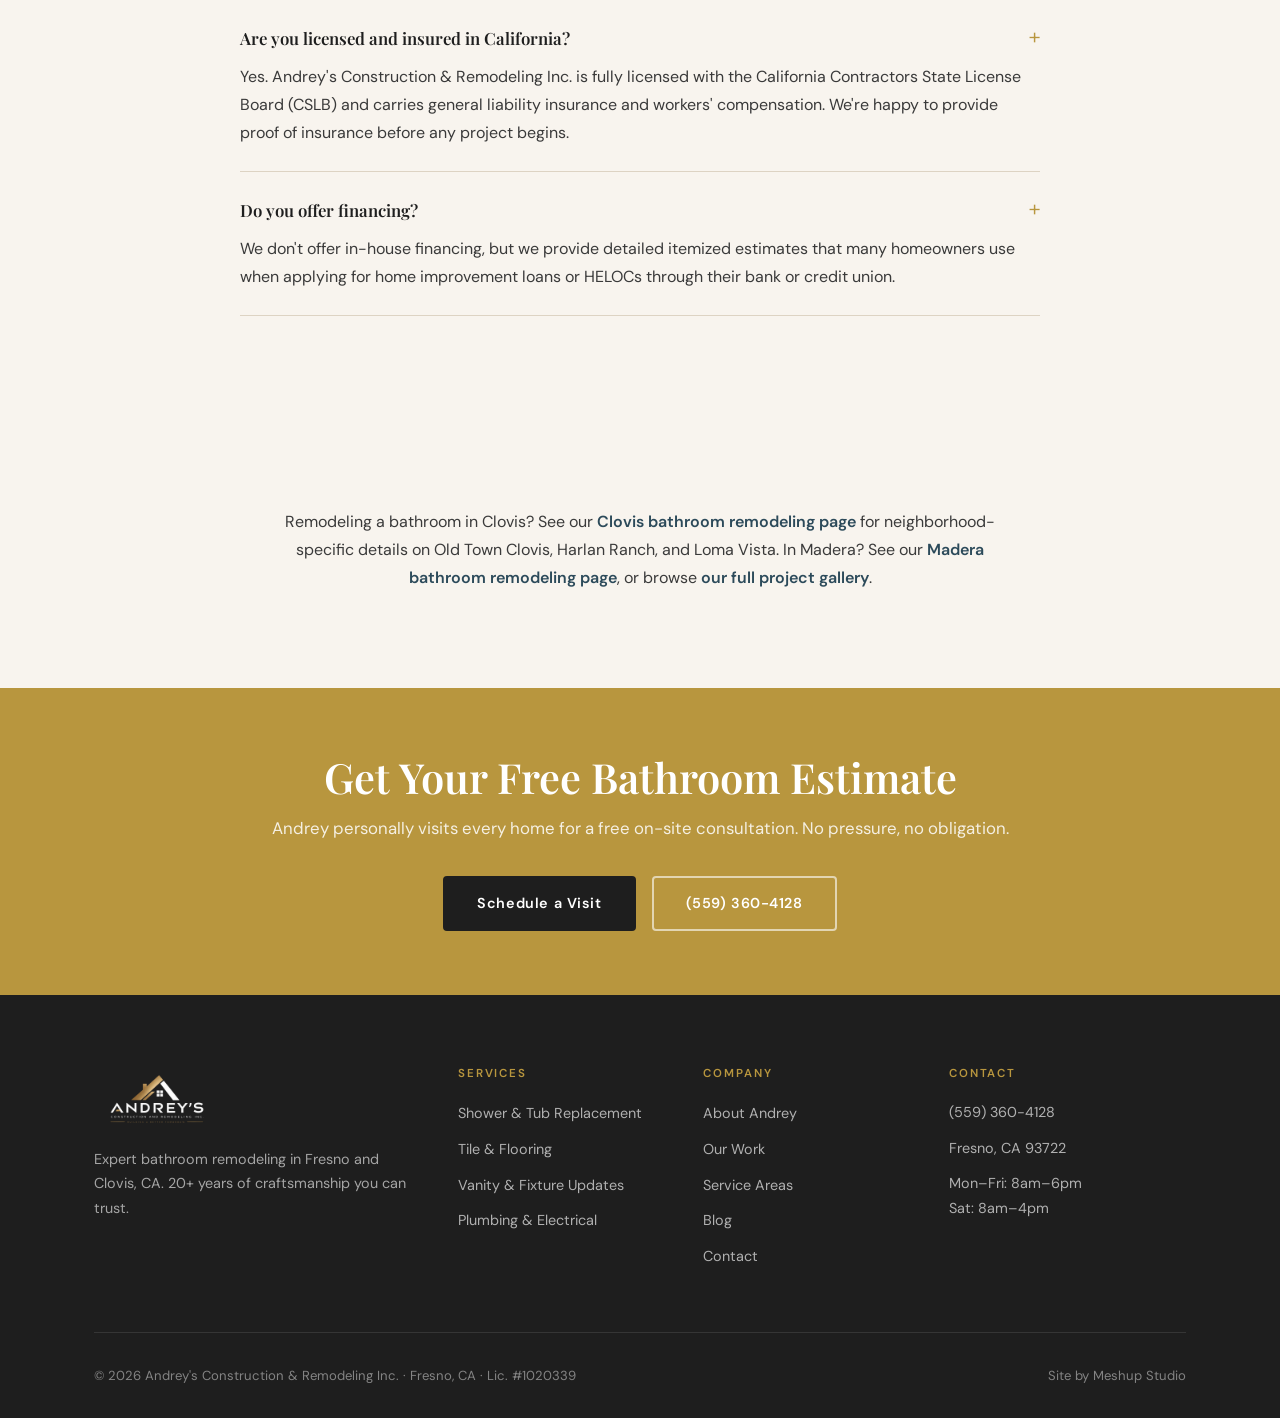
<file: bathroom-remodel-fresno.html>
<!DOCTYPE html>
<html lang="en">
<head>
  <meta charset="UTF-8">
  <meta name="viewport" content="width=device-width, initial-scale=1.0">
  <!-- Google tag (gtag.js) -->
  <script async src="https://www.googletagmanager.com/gtag/js?id=G-LNWTT6NS5E"></script>
  <script>
    window.dataLayer = window.dataLayer || [];
    function gtag(){dataLayer.push(arguments);}
    gtag('js', new Date());
    gtag('config', 'G-LNWTT6NS5E');
  </script>
  <title>Bathroom Remodel Fresno CA | Andrey's Construction & Remodeling</title>
  <meta name="description" content="Expert bathroom remodeling in Fresno & Clovis, CA. Shower replacement, tile, vanities, full gut remodels. 20+ years, 500+ projects. Free estimates. (559) 360-4128.">
  <meta name="robots" content="index, follow">
  <link rel="canonical" href="https://andreyhandyman.com/bathroom-remodel-fresno.html">

  <meta property="og:title" content="Bathroom Remodel Fresno CA | Andrey's Construction">
  <meta property="og:description" content="Expert bathroom remodeling in Fresno & Clovis, CA. Free on-site estimates. (559) 360-4128.">
  <meta property="og:type" content="website">
  <meta property="og:url" content="https://andreyhandyman.com/bathroom-remodel-fresno.html">
  <meta property="og:image" content="https://andreyhandyman.com/images/bathroom-reno-3.jpg">

  <!-- Twitter Card -->
  <meta name="twitter:card" content="summary_large_image">
  <meta name="twitter:title" content="Bathroom Remodel Fresno CA | Andrey's Construction">
  <meta name="twitter:description" content="Expert bathroom remodeling in Fresno & Clovis, CA. Free on-site estimates. (559) 360-4128.">
  <meta name="twitter:image" content="https://andreyhandyman.com/images/bathroom-reno-3.jpg">

  <link rel="icon" type="image/png" href="/favicon.png">
  <link rel="apple-touch-icon" href="/images/logo/favicon-192.png">
  <link rel="preconnect" href="https://fonts.googleapis.com">
  <link rel="preconnect" href="https://fonts.gstatic.com" crossorigin>
  <link rel="preload" href="https://fonts.googleapis.com/css2?family=Playfair+Display:ital,wght@0,600;0,700;1,400&family=DM+Sans:wght@400;500;600&display=swap" as="style" onload="this.onload=null;this.rel='stylesheet'">
  <noscript><link rel="stylesheet" href="https://fonts.googleapis.com/css2?family=Playfair+Display:ital,wght@0,600;0,700;1,400&family=DM+Sans:wght@400;500;600&display=swap"></noscript>
  <link rel="stylesheet" href="css/style.css">
  <style>
    .service-hero-img { width:100%; height:420px; object-fit:cover; border-radius:var(--radius-md); margin-bottom:48px; }
    .service-detail-grid { display:grid; grid-template-columns:1fr 1fr; gap:48px; align-items:start; margin-bottom:72px; }
    .service-detail-grid img { border-radius:var(--radius-md); width:100%; height:360px; object-fit:cover; }
    .service-detail-grid:nth-child(even) { direction:rtl; }
    .service-detail-grid:nth-child(even) > * { direction:ltr; }
    .service-detail-content h3 { margin-bottom:16px; }
    .service-detail-content p { margin-bottom:16px; }
    .service-detail-content ul { padding-left:20px; list-style:disc; color:var(--charcoal-md); }
    .service-detail-content ul li { margin-bottom:8px; }
    .faq-list { max-width:800px; margin:0 auto; }
    .faq-item { border-bottom:1px solid var(--border); padding:24px 0; }
    .faq-item h3 { font-size:1.05rem; margin-bottom:12px; color:var(--charcoal); cursor:pointer; display:flex; justify-content:space-between; align-items:center; }
    .faq-item h3::after { content:'+'; font-family:var(--font-sans); font-size:1.4rem; color:var(--gold); font-weight:300; flex-shrink:0; }
    .faq-item p { color:var(--charcoal-md); line-height:1.75; }
    .cost-table { width:100%; border-collapse:collapse; margin-top:32px; }
    .cost-table th { background:var(--tile); color:var(--white); padding:14px 20px; text-align:left; font-family:var(--font-sans); font-size:0.85rem; font-weight:600; letter-spacing:0.05em; }
    .cost-table td { padding:14px 20px; border-bottom:1px solid var(--border); font-size:0.95rem; }
    .cost-table tr:nth-child(even) td { background:var(--cream-dark); }
    .intro-grid { display:grid; grid-template-columns:1fr 1fr; gap:64px; align-items:start; margin-bottom:64px; }
    .cost-table-wrap { overflow-x:auto; -webkit-overflow-scrolling:touch; }
    @media(max-width:768px){ .service-detail-grid{grid-template-columns:1fr;} .service-detail-grid:nth-child(even){direction:ltr;} .service-hero-img{height:260px;} .intro-grid{grid-template-columns:1fr; gap:32px; margin-bottom:48px;} }
  </style>

  <!-- Service Schema -->
  <script type="application/ld+json">
  {
    "@context": "https://schema.org",
    "@type": "Service",
    "serviceType": "Bathroom Remodeling",
    "name": "Bathroom Remodel Fresno CA",
    "description": "Complete bathroom remodeling services in Fresno and Clovis, CA including shower replacement, tile installation, vanity updates, plumbing, electrical, and full gut remodels.",
    "provider": {
      "@type": "HomeAndConstructionBusiness",
      "@id": "https://andreyhandyman.com/#business"
    },
    "areaServed": [
      { "@type": "City", "name": "Fresno" },
      { "@type": "City", "name": "Clovis" },
      { "@type": "City", "name": "Sanger" }
    ],
    "offers": {
      "@type": "Offer",
      "description": "Free on-site estimate for all bathroom remodeling projects in Fresno and Clovis, CA",
      "price": "0",
      "priceCurrency": "USD",
      "name": "Free On-Site Estimate"
    }
  }
  </script>

  <!-- FAQPage Schema -->
  <script type="application/ld+json">
  {
    "@context": "https://schema.org",
    "@type": "FAQPage",
    "mainEntity": [
      {
        "@type": "Question",
        "name": "How much does a bathroom remodel cost in Fresno, CA?",
        "acceptedAnswer": {
          "@type": "Answer",
          "text": "Bathroom remodel costs in Fresno typically range from $5,000–$8,000 for a basic refresh (fixtures, paint, flooring) to $15,000–$30,000+ for a full gut remodel with custom tile and a walk-in shower. The final cost depends on the size of the bathroom, materials selected, and scope of work. We provide free, itemized estimates with no hidden fees."
        }
      },
      {
        "@type": "Question",
        "name": "How long does a bathroom remodel take?",
        "acceptedAnswer": {
          "@type": "Answer",
          "text": "Most bathroom remodels take 1–3 weeks depending on scope. A simple fixture and tile update may be done in 5–7 business days. A full gut remodel with new plumbing and electrical runs 2–4 weeks. We provide a firm timeline in your estimate and stick to it."
        }
      },
      {
        "@type": "Question",
        "name": "Do I need a permit for a bathroom remodel in Fresno?",
        "acceptedAnswer": {
          "@type": "Answer",
          "text": "Permits are required in Fresno for work involving structural changes, plumbing relocation, or electrical upgrades. We handle the permit process for you as part of the project. Cosmetic work like replacing fixtures or tiling typically doesn't require a permit."
        }
      },
      {
        "@type": "Question",
        "name": "Are you licensed and insured in California?",
        "acceptedAnswer": {
          "@type": "Answer",
          "text": "Yes. Andrey's Construction & Remodeling Inc. is fully licensed with the California Contractors State License Board (CSLB) and carries general liability insurance and workers' compensation coverage. We're happy to provide proof of insurance before any project begins."
        }
      },
      {
        "@type": "Question",
        "name": "Do you offer financing for bathroom remodels?",
        "acceptedAnswer": {
          "@type": "Answer",
          "text": "We do not offer in-house financing, but we can provide detailed itemized estimates that many homeowners use when applying for home improvement loans or HELOCs through their bank or credit union."
        }
      }
    ]
  }
  </script>

  <!-- BreadcrumbList Schema -->
  <script type="application/ld+json">
  {
    "@context": "https://schema.org",
    "@type": "BreadcrumbList",
    "itemListElement": [
      { "@type": "ListItem", "position": 1, "name": "Home", "item": "https://andreyhandyman.com/" },
      { "@type": "ListItem", "position": 2, "name": "Bathroom Remodels", "item": "https://andreyhandyman.com/bathroom-remodel-fresno.html" }
    ]
  }
  </script>
</head>
<body>

<!-- NAV -->
<nav class="site-nav">
  <div class="container">
    <div class="nav-inner">
      <a href="/" class="nav-logo" aria-label="Andrey's Construction home">
        <img src="/images/logo/logo-light.png" alt="Andrey's Construction &amp; Remodeling Inc." width="256" height="128">
      </a>
      <ul class="nav-links">
        <li><a href="/">Home</a></li>
        <li><a href="/bathroom-remodel-fresno.html" class="active">Bathroom Remodels</a></li>
        <li><a href="/our-work.html">Our Work</a></li>
        <li><a href="/service-areas.html">Service Areas</a></li>
        <li><a href="/about.html">About</a></li>
        <li><a href="/blog.html">Blog</a></li>
        <li><a href="/contact.html">Contact</a></li>
      </ul>
      <a href="tel:5593604128" class="btn btn-primary nav-cta">(559) 360-4128</a>
      <button class="nav-hamburger" aria-label="Toggle menu" aria-expanded="false">
        <span></span><span></span><span></span>
      </button>
    </div>
  </div>
</nav>
<nav class="mobile-nav">
  <a href="/">Home</a>
  <a href="/bathroom-remodel-fresno.html">Bathroom Remodels</a>
  <a href="/our-work.html">Our Work</a>
  <a href="/service-areas.html">Service Areas</a>
  <a href="/about.html">About</a>
  <a href="/blog.html">Blog</a>
  <a href="/contact.html">Contact</a>
  <a href="tel:5593604128" class="btn btn-primary">(559) 360-4128</a>
</nav>

<!-- PAGE HERO -->
<section class="page-hero">
  <div class="container">
    <div class="page-hero-content">
      <nav class="breadcrumb" aria-label="Breadcrumb">
        <a href="/">Home</a> › <span>Bathroom Remodels</span>
      </nav>
      <h1>Bathroom Remodeling in Fresno, CA</h1>
      <p>Expert craftsmanship, honest pricing, and zero surprises — backed by 20+ years of experience and 500+ completed projects across the Central Valley.</p>
    </div>
  </div>
</section>

<!-- INTRO + TRUST -->
<section class="section">
  <div class="container">
    <!-- ⚑ PLACEHOLDER — replace with real hero bathroom photo from GMB -->
    <img
      class="service-hero-img"
      src="images/bathroom-reno-3.webp"
      alt="Completed bathroom remodel in Fresno CA by Andrey's Construction - walk-in shower with custom tile"
      loading="eager"
      width="1140" height="420"
    >

    <div class="intro-grid">
      <div>
        <span class="eyebrow">Why Andrey's</span>
        <h2>The Bathroom Remodel Fresno Homeowners Trust</h2>
      </div>
      <div>
        <p>When you hire Andrey's Construction & Remodeling, you're not getting a sales rep and a crew of strangers. You're getting Andrey — a craftsman who has personally overseen every project for over two decades. He shows up, takes measurements, gives you a straight answer on price, and sees the job through to your satisfaction.</p>
        <p>We specialize in bathroom remodels across Fresno, Clovis, Sanger, and surrounding areas. From simple fixture updates to complete gut remodels with custom tile and new plumbing, we handle it all under one roof with no subcontractor runaround.</p>
        <a href="/contact.html" class="btn btn-primary" style="margin-top:8px;">Get a Free Estimate</a>
      </div>
    </div>

    <!-- SERVICES DETAIL -->
    <div id="shower" class="service-detail-grid">
      <!-- ⚑ PLACEHOLDER -->
      <img src="images/bathroom-reno-2.webp" alt="Walk-in shower installation Fresno CA with frameless glass and custom tile" loading="lazy" width="700" height="360">
      <div class="service-detail-content">
        <span class="eyebrow">Service</span>
        <h3>Shower & Tub Replacement</h3>
        <p>Whether you're replacing a cracked tub with a walk-in shower or upgrading to a soaking tub, we handle the complete tear-out and rebuild. Options include:</p>
        <ul>
          <li>Walk-in showers with custom tile or prefab surrounds</li>
          <li>Frameless and semi-frameless glass enclosures</li>
          <li>Freestanding soaking tubs and alcove tubs</li>
          <li>Shower niches, benches, and accessibility features</li>
          <li>Full waterproofing and membrane installation</li>
        </ul>
      </div>
    </div>

    <div id="tile" class="service-detail-grid">
      <div class="service-detail-content">
        <span class="eyebrow">Service</span>
        <h3>Tile & Flooring Installation</h3>
        <p>Tile work is where craftsmanship really shows. Andrey has set thousands of square feet of tile across Fresno homes, from classic 12×12 ceramic to large-format porcelain and natural stone.</p>
        <ul>
          <li>Floor tile in porcelain, ceramic, natural stone, and mosaic</li>
          <li>Shower wall tile — subway, herringbone, vertical stacked, and more</li>
          <li>Feature walls and decorative accents</li>
          <li>Tile demo, substrate repair, and waterproofing</li>
          <li>Grout sealing and caulking for a long-lasting finish</li>
        </ul>
      </div>
      <!-- ⚑ PLACEHOLDER -->
      <img src="images/bathroom-reno-4.webp" alt="Custom tile flooring installation in Fresno bathroom remodel" loading="lazy" width="700" height="360">
    </div>

    <div id="vanity" class="service-detail-grid">
      <!-- ⚑ PLACEHOLDER -->
      <img src="images/toilet-install.webp" alt="Vanity and fixture update in Fresno CA bathroom renovation" loading="lazy" width="700" height="360">
      <div class="service-detail-content">
        <span class="eyebrow">Service</span>
        <h3>Vanity & Fixture Updates</h3>
        <p>Updating your vanity is one of the highest-ROI moves in a bathroom remodel. We supply and install:</p>
        <ul>
          <li>Single and double vanities — freestanding and wall-mounted</li>
          <li>Undermount and vessel sinks with new faucet sets</li>
          <li>Frameless and LED-lit mirrors</li>
          <li>Vanity lighting, exhaust fans, and GFCI outlets</li>
          <li>Toilet replacement and bidet installation</li>
        </ul>
      </div>
    </div>

    <div id="plumbing" class="service-detail-grid">
      <div class="service-detail-content">
        <span class="eyebrow">Service</span>
        <h3>Plumbing & Electrical</h3>
        <p>We handle plumbing and electrical in-house — no third-party coordination, no scheduling delays. Everything is done to California code.</p>
        <ul>
          <li>Supply line and drain line installation or relocation</li>
          <li>Water pressure optimization and shut-off valve replacement</li>
          <li>Recessed lighting, vanity light bars, and dimmer switches</li>
          <li>GFCI outlet installation (code required near water sources)</li>
          <li>Exhaust fan installation and venting</li>
        </ul>
      </div>
      <!-- ⚑ PLACEHOLDER -->
      <img src="images/bathroom-reno-1.webp" alt="Bathroom plumbing and electrical work during Fresno remodel" loading="lazy" width="700" height="360">
    </div>
  </div>
</section>

<!-- COST GUIDE -->
<section class="section section--cream-dark">
  <div class="container">
    <div class="section-header">
      <span class="eyebrow">Pricing Transparency</span>
      <h2>Bathroom Remodel Costs in Fresno</h2>
      <p>Every project is unique, but here's a general guide to help you plan. All estimates are free and itemized — no vague ranges, no surprises.</p>
    </div>
    <div class="cost-table-wrap">
    <table class="cost-table">
      <thead>
        <tr>
          <th>Project Type</th>
          <th>Typical Scope</th>
          <th>Estimated Range</th>
        </tr>
      </thead>
      <tbody>
        <tr>
          <td><strong>Basic Refresh</strong></td>
          <td>New fixtures, paint, flooring, vanity light</td>
          <td>$3,500 – $7,000</td>
        </tr>
        <tr>
          <td><strong>Mid-Range Remodel</strong></td>
          <td>New shower/tub, tile, vanity, toilet, lighting</td>
          <td>$10,000 – $18,000</td>
        </tr>
        <tr>
          <td><strong>Full Gut Remodel</strong></td>
          <td>Complete demo + rebuild with custom tile and new plumbing</td>
          <td>$18,000 – $30,000+</td>
        </tr>
        <tr>
          <td><strong>Walk-In Shower Conversion</strong></td>
          <td>Remove tub, frame new shower, tile, glass door</td>
          <td>$6,500 – $14,000</td>
        </tr>
        <tr>
          <td><strong>Tile Replacement</strong></td>
          <td>Floor + shower walls, material and labor</td>
          <td>$3,000 – $8,000</td>
        </tr>
      </tbody>
    </table>
    </div>
    <p style="font-size:0.85rem; color:var(--charcoal-lt); text-align:center; margin-top:20px;">Ranges reflect Fresno-area labor and material costs as of 2026. Actual quotes depend on project scope and material selections.</p>
  </div>
</section>

<!-- FAQ -->
<section class="section" id="faq">
  <div class="container">
    <div class="section-header">
      <span class="eyebrow">Common Questions</span>
      <h2>Bathroom Remodel FAQs</h2>
    </div>
    <div class="faq-list">
      <div class="faq-item">
        <h3>How much does a bathroom remodel cost in Fresno, CA?</h3>
        <p>Bathroom remodel costs in Fresno typically range from $5,000–$8,000 for a basic refresh to $15,000–$30,000+ for a full gut remodel with custom tile and walk-in shower. We provide free, itemized estimates with no hidden fees so you know exactly what you're paying for before a single tile is removed.</p>
      </div>
      <div class="faq-item">
        <h3>How long does a bathroom remodel take?</h3>
        <p>Most bathroom remodels take 1–3 weeks depending on scope. A simple fixture and tile update may be done in 5–7 business days. A full gut remodel with new plumbing and electrical runs 2–4 weeks. We provide a firm timeline in your estimate and stick to it.</p>
      </div>
      <div class="faq-item">
        <h3>Do I need a permit for a bathroom remodel in Fresno?</h3>
        <p>Permits are required in Fresno for structural changes, plumbing relocation, or electrical upgrades. We handle the permit process for you as part of the project. Cosmetic work like replacing fixtures or retiling typically doesn't require a permit.</p>
      </div>
      <div class="faq-item">
        <h3>Are you licensed and insured in California?</h3>
        <p>Yes. Andrey's Construction & Remodeling Inc. is fully licensed with the California Contractors State License Board (CSLB) and carries general liability insurance and workers' compensation. We're happy to provide proof of insurance before any project begins.</p>
      </div>
      <div class="faq-item">
        <h3>Do you offer financing?</h3>
        <p>We don't offer in-house financing, but we provide detailed itemized estimates that many homeowners use when applying for home improvement loans or HELOCs through their bank or credit union.</p>
      </div>
    </div>
  </div>
</section>

<!-- RELATED -->
<section class="section">
  <div class="container" style="max-width:800px; text-align:center;">
    <p style="color:var(--charcoal-md);">Remodeling a bathroom in Clovis? See our <a href="/bathroom-remodel-clovis.html" style="color:var(--tile); font-weight:600;">Clovis bathroom remodeling page</a> for neighborhood-specific details on Old Town Clovis, Harlan Ranch, and Loma Vista. In Madera? See our <a href="/bathroom-remodel-madera.html" style="color:var(--tile); font-weight:600;">Madera bathroom remodeling page</a>, or browse <a href="/our-work.html" style="color:var(--tile); font-weight:600;">our full project gallery</a>.</p>
  </div>
</section>

<!-- CTA -->
<div class="cta-band">
  <div class="container">
    <h2>Get Your Free Bathroom Estimate</h2>
    <p>Andrey personally visits every home for a free on-site consultation. No pressure, no obligation.</p>
    <div style="display:flex; gap:16px; justify-content:center; flex-wrap:wrap;">
      <a href="/contact.html" class="btn btn-dark">Schedule a Visit</a>
      <a href="tel:5593604128" class="btn btn-secondary">(559) 360-4128</a>
    </div>
  </div>
</div>

<!-- FOOTER -->
<footer class="site-footer">
  <div class="container">
    <div class="footer-grid">
      <div class="footer-brand">
        <img src="/images/logo/logo-dark.png" alt="Andrey's Construction &amp; Remodeling Inc." width="220" height="60" width="160" height="80" style="height:64px;width:auto;margin-bottom:16px;display:block;">
        <p>Expert bathroom remodeling in Fresno and Clovis, CA. 20+ years of craftsmanship you can trust.</p>
      </div>
      <div class="footer-col">
        <h4>Services</h4>
        <ul>
          <li><a href="#shower">Shower & Tub Replacement</a></li>
          <li><a href="#tile">Tile & Flooring</a></li>
          <li><a href="#vanity">Vanity & Fixture Updates</a></li>
          <li><a href="#plumbing">Plumbing & Electrical</a></li>
        </ul>
      </div>
      <div class="footer-col">
        <h4>Company</h4>
        <ul>
          <li><a href="/about.html">About Andrey</a></li>
          <li><a href="/our-work.html">Our Work</a></li>
          <li><a href="/service-areas.html">Service Areas</a></li>
          <li><a href="/blog.html">Blog</a></li>
          <li><a href="/contact.html">Contact</a></li>
        </ul>
      </div>
      <div class="footer-col">
        <h4>Contact</h4>
        <p class="footer-contact-item"><a href="tel:5593604128">(559) 360-4128</a></p>
        <p class="footer-contact-item">Fresno, CA 93722</p>
        <p class="footer-contact-item">Mon–Fri: 8am–6pm<br>Sat: 8am–4pm</p>
      </div>
    </div>
    <div class="footer-bottom">
      <span>© 2026 Andrey's Construction & Remodeling Inc. · Fresno, CA · Lic. #1020339</span>
      <span>Site by <a href="https://meshupstudio.com" target="_blank" rel="noopener noreferrer">Meshup Studio</a></span>
    </div>
  </div>
</footer>

<script src="js/main.js" defer></script>
</body>
</html>
</file>
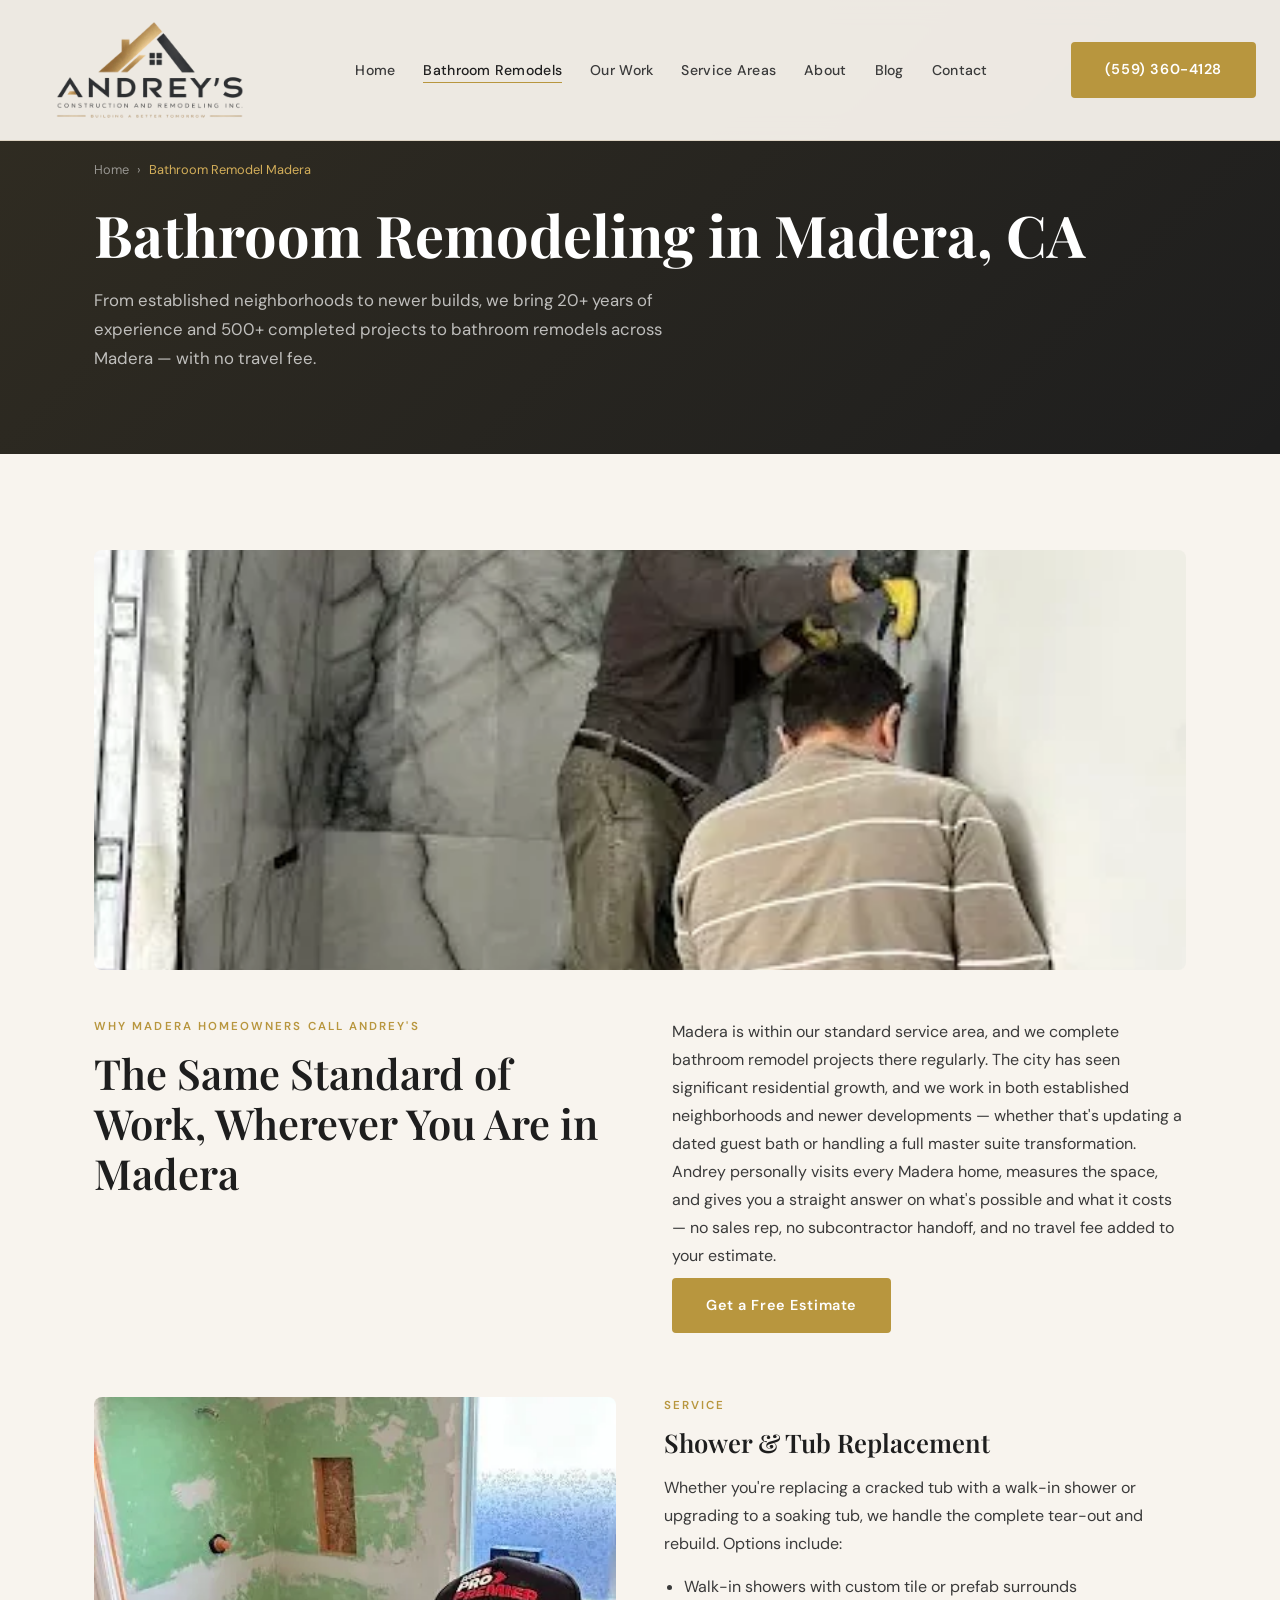
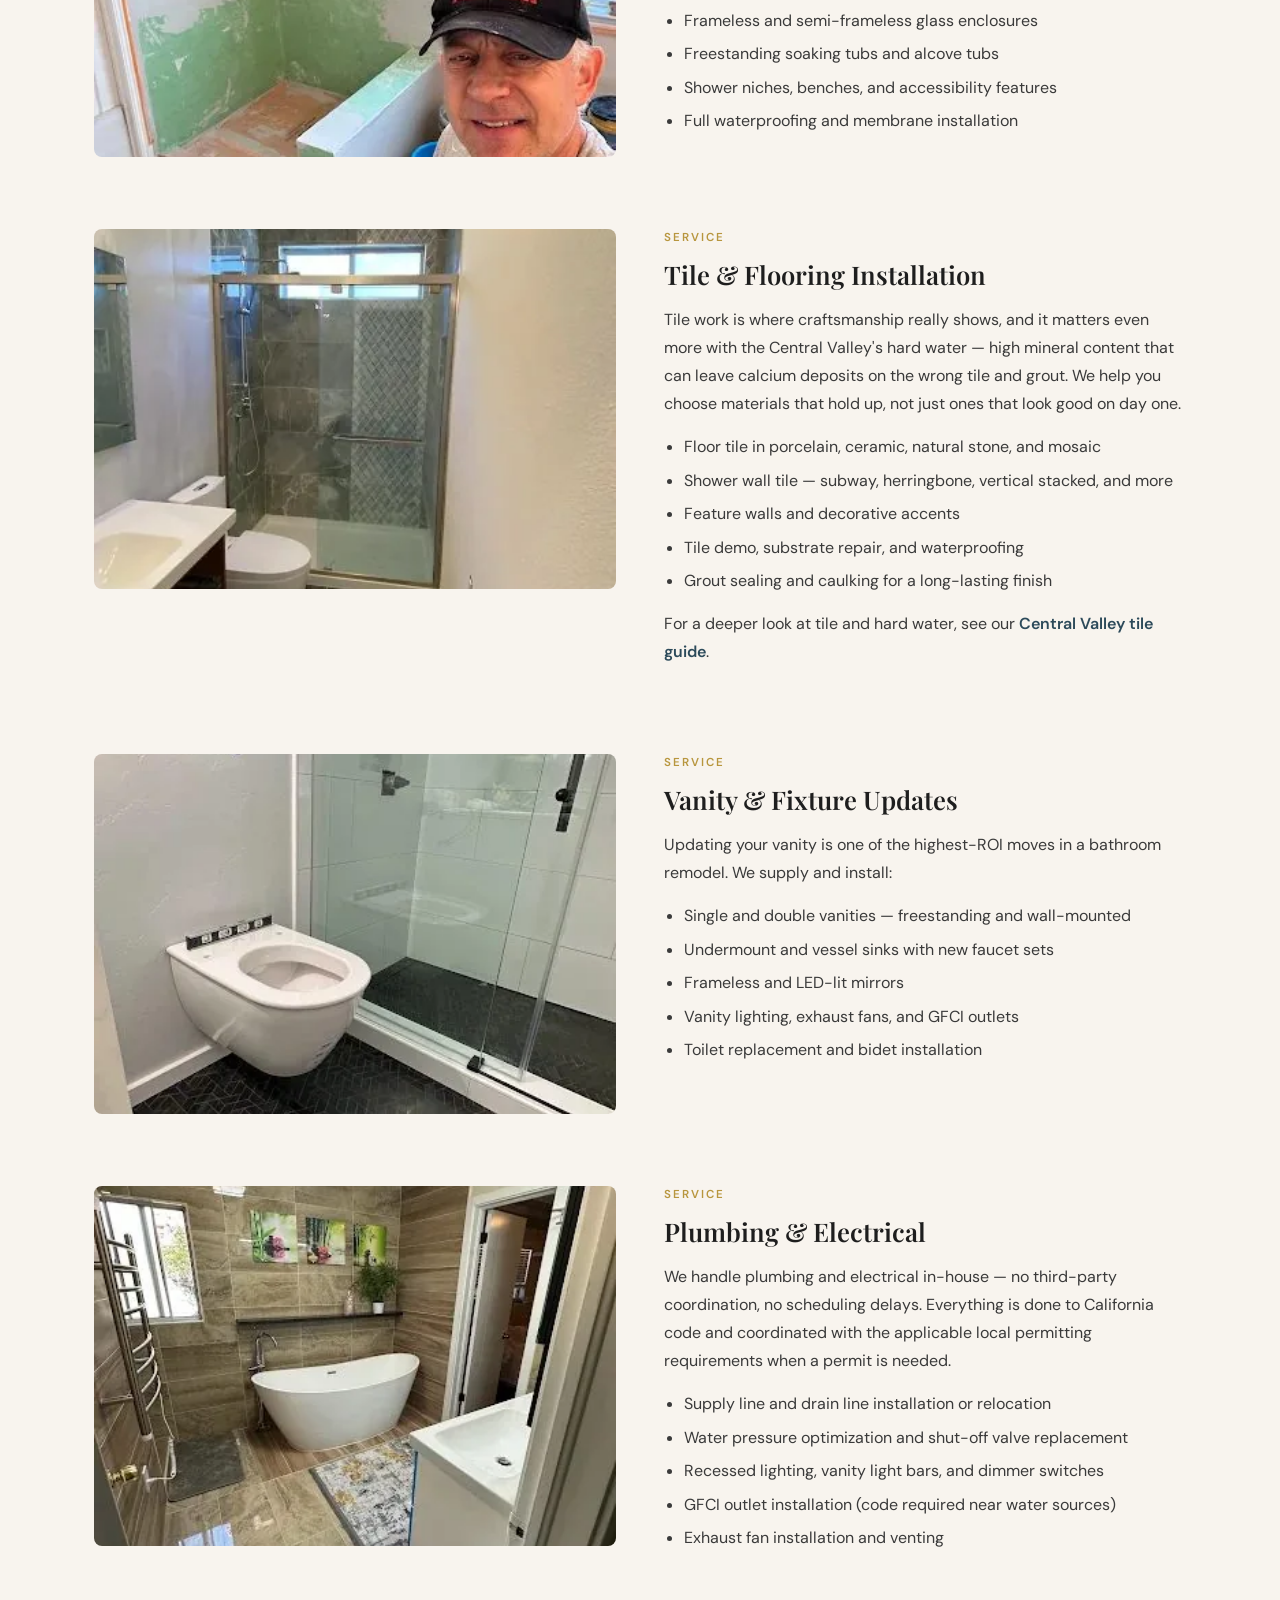
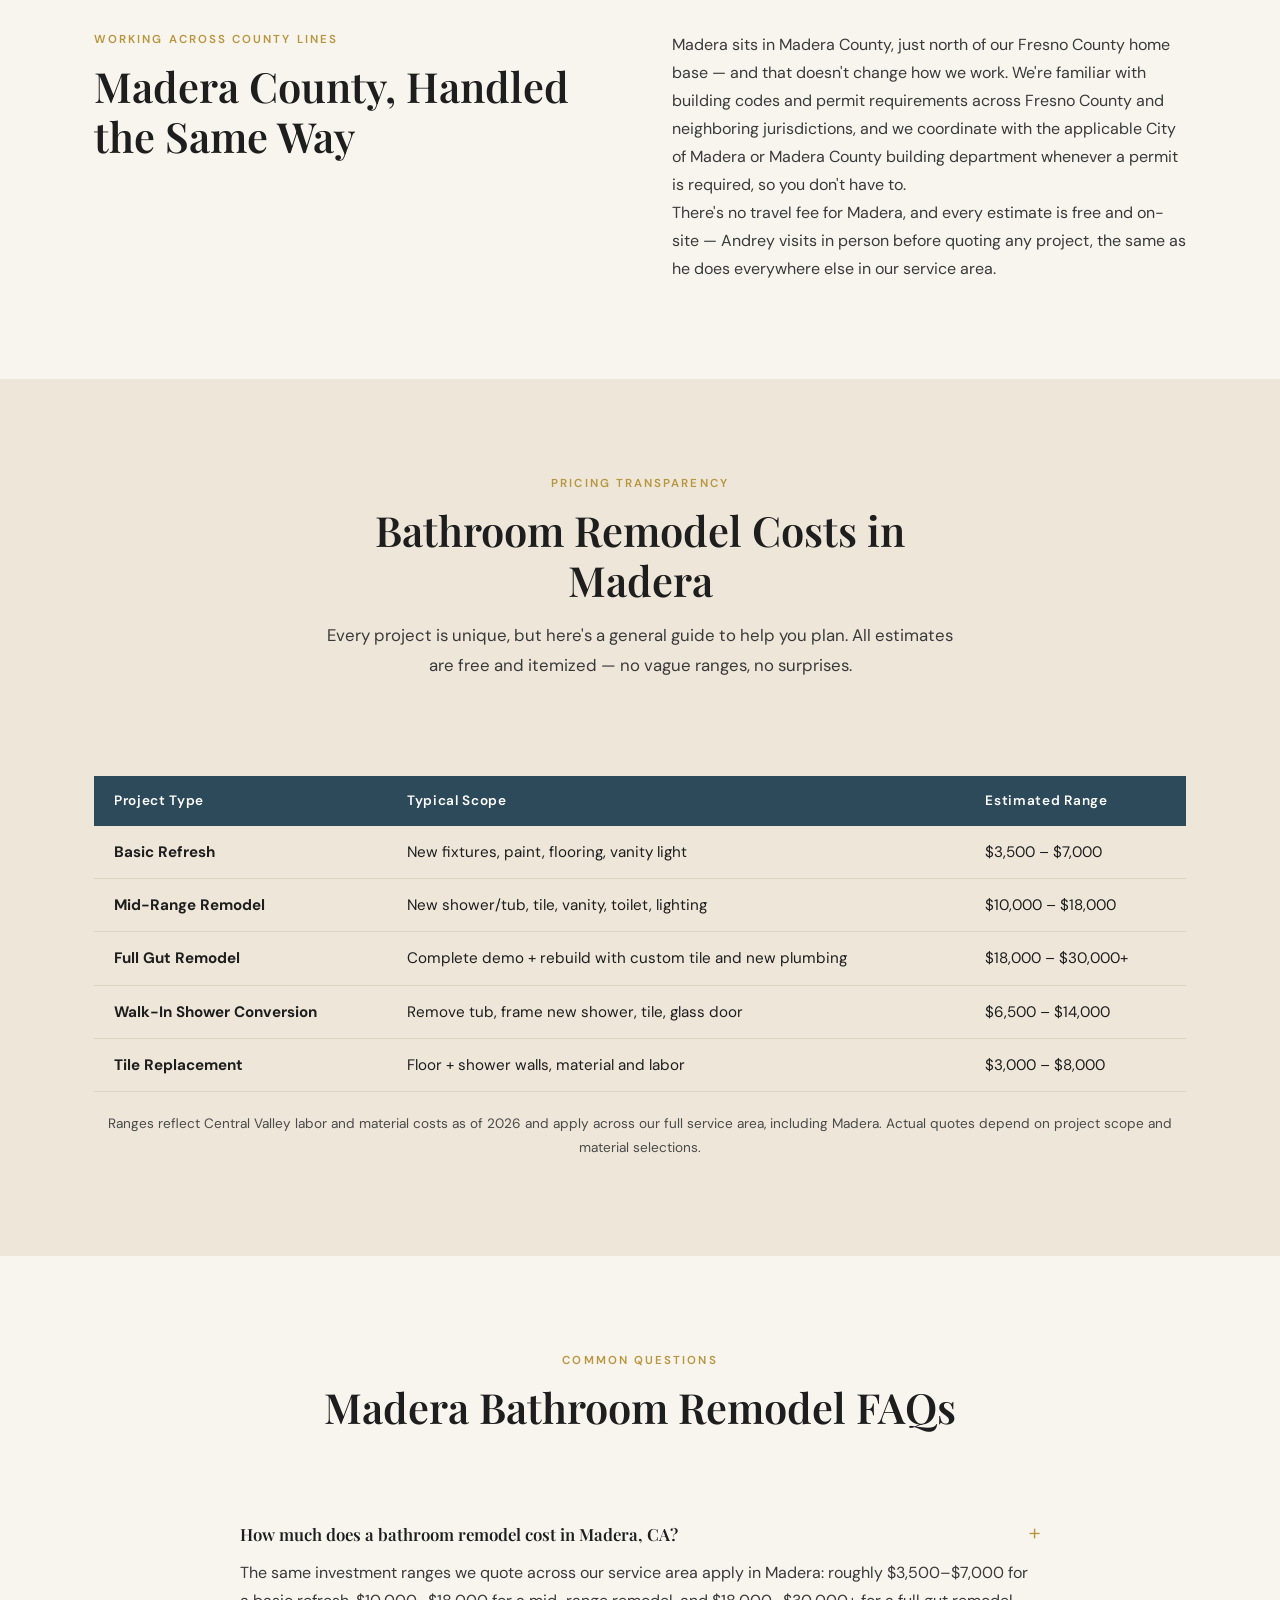
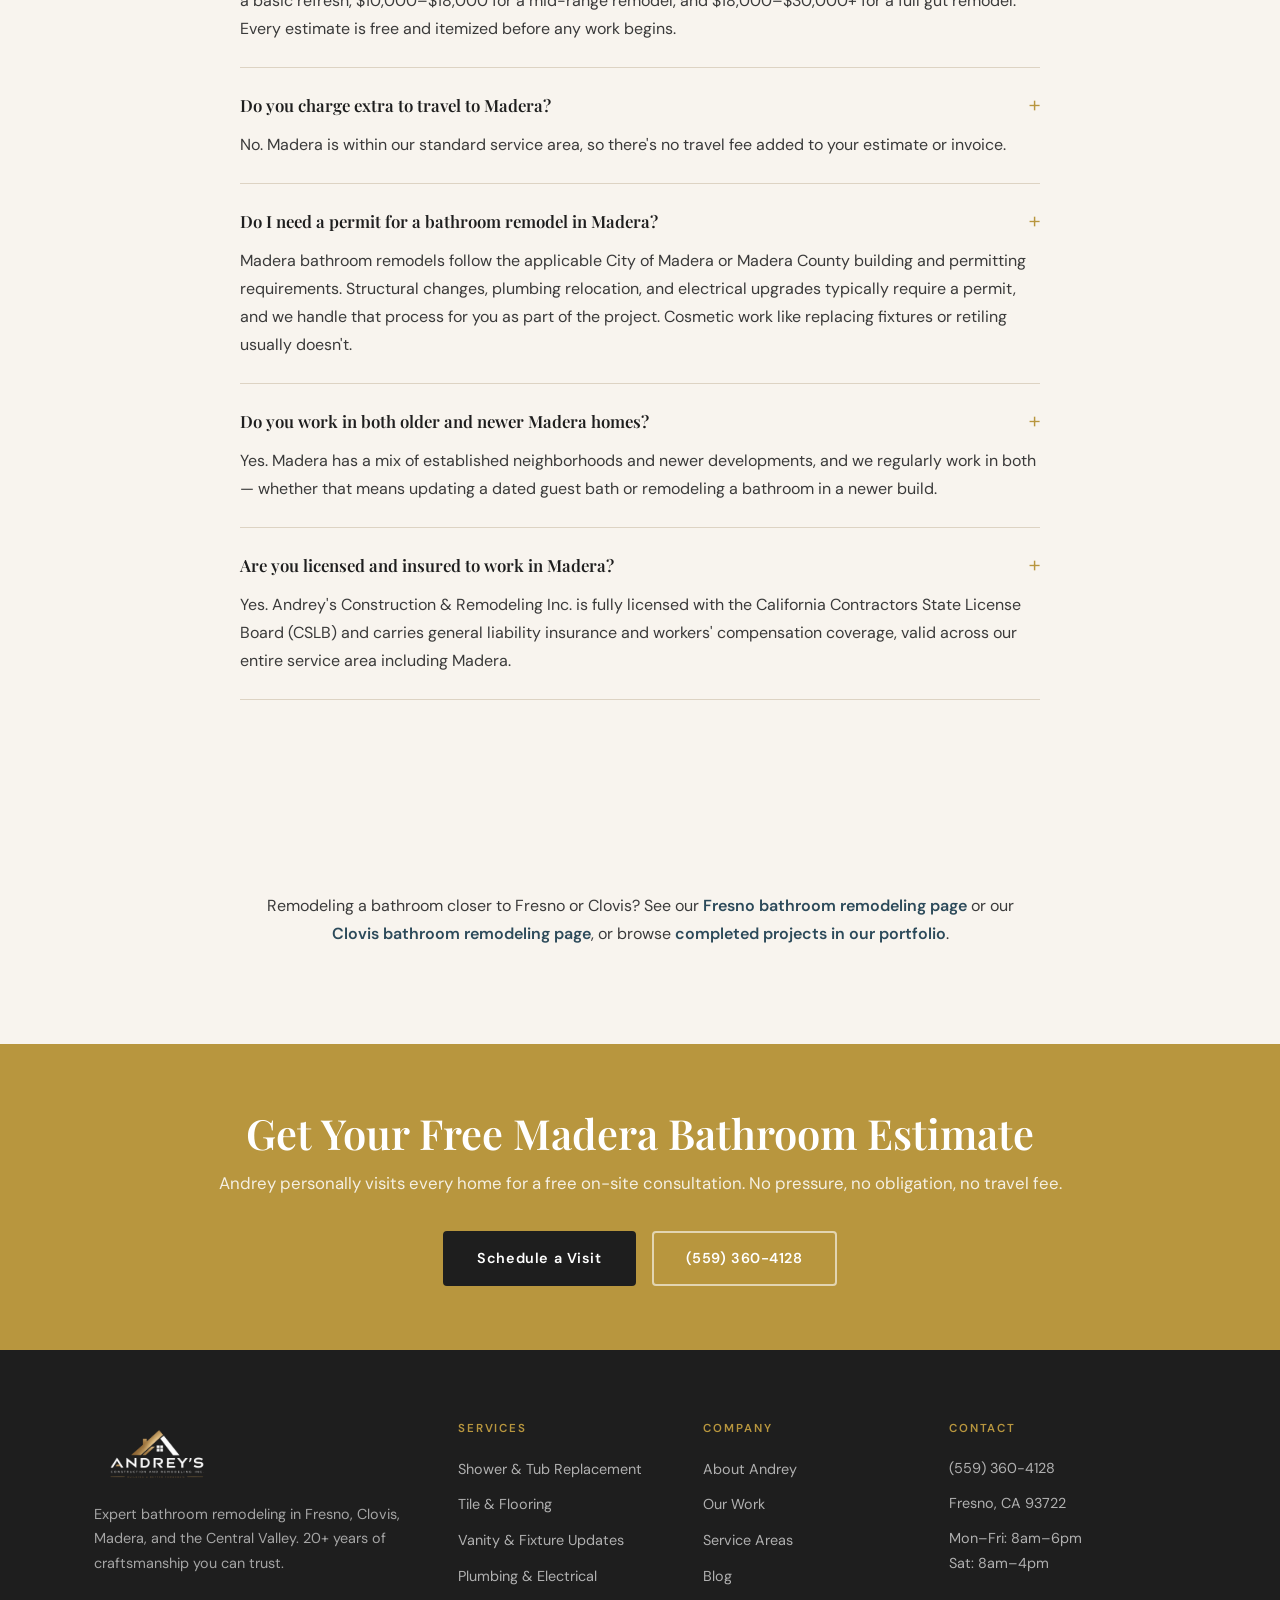
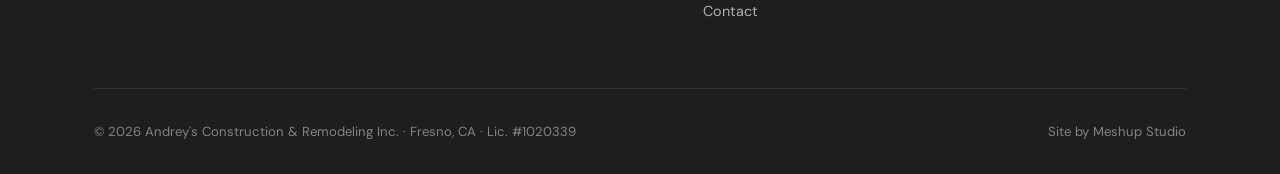
<file: bathroom-remodel-madera.html>
<!DOCTYPE html>
<html lang="en">
<head>
  <meta charset="UTF-8">
  <meta name="viewport" content="width=device-width, initial-scale=1.0">
  <!-- Google tag (gtag.js) -->
  <script async src="https://www.googletagmanager.com/gtag/js?id=G-LNWTT6NS5E"></script>
  <script>
    window.dataLayer = window.dataLayer || [];
    function gtag(){dataLayer.push(arguments);}
    gtag('js', new Date());
    gtag('config', 'G-LNWTT6NS5E');
  </script>
  <title>Bathroom Remodel Madera CA | Andrey's Construction &amp; Remodeling</title>
  <meta name="description" content="Bathroom remodeling in Madera, CA — established neighborhoods and newer builds alike. No travel fees, free on-site estimates. Call (559) 360-4128.">
  <meta name="robots" content="index, follow">
  <link rel="canonical" href="https://andreyhandyman.com/bathroom-remodel-madera.html">

  <meta property="og:title" content="Bathroom Remodel Madera CA | Andrey's Construction">
  <meta property="og:description" content="Bathroom remodeling in Madera, CA — established neighborhoods and newer builds alike. No travel fees, free on-site estimates. (559) 360-4128.">
  <meta property="og:type" content="website">
  <meta property="og:url" content="https://andreyhandyman.com/bathroom-remodel-madera.html">
  <meta property="og:image" content="https://andreyhandyman.com/images/bathroom-reno-1.jpg">

  <!-- Twitter Card -->
  <meta name="twitter:card" content="summary_large_image">
  <meta name="twitter:title" content="Bathroom Remodel Madera CA | Andrey's Construction">
  <meta name="twitter:description" content="Bathroom remodeling in Madera, CA — established neighborhoods and newer builds alike. No travel fees, free on-site estimates. (559) 360-4128.">
  <meta name="twitter:image" content="https://andreyhandyman.com/images/bathroom-reno-1.jpg">

  <link rel="icon" type="image/png" href="/favicon.png">
  <link rel="apple-touch-icon" href="/images/logo/favicon-192.png">
  <link rel="preconnect" href="https://fonts.googleapis.com">
  <link rel="preconnect" href="https://fonts.gstatic.com" crossorigin>
  <link rel="preload" href="https://fonts.googleapis.com/css2?family=Playfair+Display:ital,wght@0,600;0,700;1,400&family=DM+Sans:wght@400;500;600&display=swap" as="style" onload="this.onload=null;this.rel='stylesheet'">
  <noscript><link rel="stylesheet" href="https://fonts.googleapis.com/css2?family=Playfair+Display:ital,wght@0,600;0,700;1,400&family=DM+Sans:wght@400;500;600&display=swap"></noscript>
  <link rel="stylesheet" href="css/style.css">
  <style>
    .service-hero-img { width:100%; height:420px; object-fit:cover; border-radius:var(--radius-md); margin-bottom:48px; }
    .service-detail-grid { display:grid; grid-template-columns:1fr 1fr; gap:48px; align-items:start; margin-bottom:72px; }
    .service-detail-grid img { border-radius:var(--radius-md); width:100%; height:360px; object-fit:cover; }
    .service-detail-grid:nth-child(even) { direction:rtl; }
    .service-detail-grid:nth-child(even) > * { direction:ltr; }
    .service-detail-content h3 { margin-bottom:16px; }
    .service-detail-content p { margin-bottom:16px; }
    .service-detail-content ul { padding-left:20px; list-style:disc; color:var(--charcoal-md); }
    .service-detail-content ul li { margin-bottom:8px; }
    .faq-list { max-width:800px; margin:0 auto; }
    .faq-item { border-bottom:1px solid var(--border); padding:24px 0; }
    .faq-item h3 { font-size:1.05rem; margin-bottom:12px; color:var(--charcoal); cursor:pointer; display:flex; justify-content:space-between; align-items:center; }
    .faq-item h3::after { content:'+'; font-family:var(--font-sans); font-size:1.4rem; color:var(--gold); font-weight:300; flex-shrink:0; }
    .faq-item p { color:var(--charcoal-md); line-height:1.75; }
    .cost-table { width:100%; border-collapse:collapse; margin-top:32px; }
    .cost-table th { background:var(--tile); color:var(--white); padding:14px 20px; text-align:left; font-family:var(--font-sans); font-size:0.85rem; font-weight:600; letter-spacing:0.05em; }
    .cost-table td { padding:14px 20px; border-bottom:1px solid var(--border); font-size:0.95rem; }
    .cost-table tr:nth-child(even) td { background:var(--cream-dark); }
    .intro-grid { display:grid; grid-template-columns:1fr 1fr; gap:64px; align-items:start; margin-bottom:64px; }
    .cost-table-wrap { overflow-x:auto; -webkit-overflow-scrolling:touch; }
    @media(max-width:768px){ .service-detail-grid{grid-template-columns:1fr;} .service-detail-grid:nth-child(even){direction:ltr;} .service-hero-img{height:260px;} .intro-grid{grid-template-columns:1fr; gap:32px; margin-bottom:48px;} }
  </style>

  <!-- Service Schema -->
  <script type="application/ld+json">
  {
    "@context": "https://schema.org",
    "@type": "Service",
    "serviceType": "Bathroom Remodeling",
    "name": "Bathroom Remodel Madera CA",
    "description": "Bathroom remodeling services in Madera, CA including shower and tub replacement, tile installation, vanity updates, and plumbing/electrical coordination.",
    "provider": {
      "@type": "HomeAndConstructionBusiness",
      "@id": "https://andreyhandyman.com/#business"
    },
    "areaServed": [
      { "@type": "City", "name": "Madera" }
    ],
    "offers": {
      "@type": "Offer",
      "description": "Free on-site estimate for all bathroom remodeling projects in Madera, CA",
      "price": "0",
      "priceCurrency": "USD",
      "name": "Free On-Site Estimate"
    }
  }
  </script>

  <!-- FAQPage Schema -->
  <script type="application/ld+json">
  {
    "@context": "https://schema.org",
    "@type": "FAQPage",
    "mainEntity": [
      {
        "@type": "Question",
        "name": "How much does a bathroom remodel cost in Madera, CA?",
        "acceptedAnswer": {
          "@type": "Answer",
          "text": "The same investment ranges we quote across our service area apply in Madera: roughly $3,500-$7,000 for a basic refresh, $10,000-$18,000 for a mid-range remodel, and $18,000-$30,000+ for a full gut remodel. Every estimate is free and itemized before any work begins."
        }
      },
      {
        "@type": "Question",
        "name": "Do you charge extra to travel to Madera?",
        "acceptedAnswer": {
          "@type": "Answer",
          "text": "No. Madera is within our standard service area, so there's no travel fee added to your estimate or invoice."
        }
      },
      {
        "@type": "Question",
        "name": "Do I need a permit for a bathroom remodel in Madera?",
        "acceptedAnswer": {
          "@type": "Answer",
          "text": "Madera bathroom remodels follow the applicable City of Madera or Madera County building and permitting requirements. Structural changes, plumbing relocation, and electrical upgrades typically require a permit, and we handle that process for you as part of the project. Cosmetic work like replacing fixtures or retiling usually doesn't."
        }
      },
      {
        "@type": "Question",
        "name": "Do you work in both older and newer Madera homes?",
        "acceptedAnswer": {
          "@type": "Answer",
          "text": "Yes. Madera has a mix of established neighborhoods and newer developments, and we regularly work in both — whether that means updating a dated guest bath or remodeling a bathroom in a newer build."
        }
      },
      {
        "@type": "Question",
        "name": "Are you licensed and insured to work in Madera?",
        "acceptedAnswer": {
          "@type": "Answer",
          "text": "Yes. Andrey's Construction & Remodeling Inc. is fully licensed with the California Contractors State License Board (CSLB) and carries general liability insurance and workers' compensation coverage, valid across our entire service area including Madera."
        }
      }
    ]
  }
  </script>

  <!-- BreadcrumbList Schema -->
  <script type="application/ld+json">
  {
    "@context": "https://schema.org",
    "@type": "BreadcrumbList",
    "itemListElement": [
      { "@type": "ListItem", "position": 1, "name": "Home", "item": "https://andreyhandyman.com/" },
      { "@type": "ListItem", "position": 2, "name": "Bathroom Remodel Madera", "item": "https://andreyhandyman.com/bathroom-remodel-madera.html" }
    ]
  }
  </script>
</head>
<body>

<!-- NAV -->
<nav class="site-nav">
  <div class="container">
    <div class="nav-inner">
      <a href="/" class="nav-logo" aria-label="Andrey's Construction home">
        <img src="/images/logo/logo-light.png" alt="Andrey's Construction &amp; Remodeling Inc." width="256" height="128">
      </a>
      <ul class="nav-links">
        <li><a href="/">Home</a></li>
        <li><a href="/bathroom-remodel-fresno.html" class="active">Bathroom Remodels</a></li>
        <li><a href="/our-work.html">Our Work</a></li>
        <li><a href="/service-areas.html">Service Areas</a></li>
        <li><a href="/about.html">About</a></li>
        <li><a href="/blog.html">Blog</a></li>
        <li><a href="/contact.html">Contact</a></li>
      </ul>
      <a href="tel:5593604128" class="btn btn-primary nav-cta">(559) 360-4128</a>
      <button class="nav-hamburger" aria-label="Toggle menu" aria-expanded="false">
        <span></span><span></span><span></span>
      </button>
    </div>
  </div>
</nav>
<nav class="mobile-nav">
  <a href="/">Home</a>
  <a href="/bathroom-remodel-fresno.html">Bathroom Remodels</a>
  <a href="/our-work.html">Our Work</a>
  <a href="/service-areas.html">Service Areas</a>
  <a href="/about.html">About</a>
  <a href="/blog.html">Blog</a>
  <a href="/contact.html">Contact</a>
  <a href="tel:5593604128" class="btn btn-primary">(559) 360-4128</a>
</nav>

<!-- PAGE HERO -->
<section class="page-hero">
  <div class="container">
    <div class="page-hero-content">
      <nav class="breadcrumb" aria-label="Breadcrumb">
        <a href="/">Home</a> › <span>Bathroom Remodel Madera</span>
      </nav>
      <h1>Bathroom Remodeling in Madera, CA</h1>
      <p>From established neighborhoods to newer builds, we bring 20+ years of experience and 500+ completed projects to bathroom remodels across Madera — with no travel fee.</p>
    </div>
  </div>
</section>

<!-- INTRO + TRUST -->
<section class="section">
  <div class="container">
    <img
      class="service-hero-img"
      src="images/bathroom-reno-1.webp"
      alt="Completed bathroom remodel featuring a tiled walk-in shower"
      loading="eager"
      width="1140" height="420"
    >

    <div class="intro-grid">
      <div>
        <span class="eyebrow">Why Madera Homeowners Call Andrey's</span>
        <h2>The Same Standard of Work, Wherever You Are in Madera</h2>
      </div>
      <div>
        <p>Madera is within our standard service area, and we complete bathroom remodel projects there regularly. The city has seen significant residential growth, and we work in both established neighborhoods and newer developments — whether that's updating a dated guest bath or handling a full master suite transformation.</p>
        <p>Andrey personally visits every Madera home, measures the space, and gives you a straight answer on what's possible and what it costs — no sales rep, no subcontractor handoff, and no travel fee added to your estimate.</p>
        <a href="/contact.html" class="btn btn-primary" style="margin-top:8px;">Get a Free Estimate</a>
      </div>
    </div>

    <!-- SERVICES DETAIL -->
    <div id="shower" class="service-detail-grid">
      <img src="images/bathroom-reno-2.webp" alt="Walk-in shower installation with frameless glass and custom tile" loading="lazy" width="700" height="360">
      <div class="service-detail-content">
        <span class="eyebrow">Service</span>
        <h3>Shower &amp; Tub Replacement</h3>
        <p>Whether you're replacing a cracked tub with a walk-in shower or upgrading to a soaking tub, we handle the complete tear-out and rebuild. Options include:</p>
        <ul>
          <li>Walk-in showers with custom tile or prefab surrounds</li>
          <li>Frameless and semi-frameless glass enclosures</li>
          <li>Freestanding soaking tubs and alcove tubs</li>
          <li>Shower niches, benches, and accessibility features</li>
          <li>Full waterproofing and membrane installation</li>
        </ul>
      </div>
    </div>

    <div id="tile" class="service-detail-grid">
      <div class="service-detail-content">
        <span class="eyebrow">Service</span>
        <h3>Tile &amp; Flooring Installation</h3>
        <p>Tile work is where craftsmanship really shows, and it matters even more with the Central Valley's hard water — high mineral content that can leave calcium deposits on the wrong tile and grout. We help you choose materials that hold up, not just ones that look good on day one.</p>
        <ul>
          <li>Floor tile in porcelain, ceramic, natural stone, and mosaic</li>
          <li>Shower wall tile — subway, herringbone, vertical stacked, and more</li>
          <li>Feature walls and decorative accents</li>
          <li>Tile demo, substrate repair, and waterproofing</li>
          <li>Grout sealing and caulking for a long-lasting finish</li>
        </ul>
        <p style="margin-top:16px;">For a deeper look at tile and hard water, see our <a href="/blog/best-tile-for-fresno-bathrooms.html" style="color:var(--tile); font-weight:600;">Central Valley tile guide</a>.</p>
      </div>
      <img src="images/bathroom-reno-4.webp" alt="Custom tile flooring installation in a bathroom remodel" loading="lazy" width="700" height="360">
    </div>

    <div id="vanity" class="service-detail-grid">
      <img src="images/toilet-install.webp" alt="Vanity and fixture update during a bathroom renovation" loading="lazy" width="700" height="360">
      <div class="service-detail-content">
        <span class="eyebrow">Service</span>
        <h3>Vanity &amp; Fixture Updates</h3>
        <p>Updating your vanity is one of the highest-ROI moves in a bathroom remodel. We supply and install:</p>
        <ul>
          <li>Single and double vanities — freestanding and wall-mounted</li>
          <li>Undermount and vessel sinks with new faucet sets</li>
          <li>Frameless and LED-lit mirrors</li>
          <li>Vanity lighting, exhaust fans, and GFCI outlets</li>
          <li>Toilet replacement and bidet installation</li>
        </ul>
      </div>
    </div>

    <div id="plumbing" class="service-detail-grid">
      <div class="service-detail-content">
        <span class="eyebrow">Service</span>
        <h3>Plumbing &amp; Electrical</h3>
        <p>We handle plumbing and electrical in-house — no third-party coordination, no scheduling delays. Everything is done to California code and coordinated with the applicable local permitting requirements when a permit is needed.</p>
        <ul>
          <li>Supply line and drain line installation or relocation</li>
          <li>Water pressure optimization and shut-off valve replacement</li>
          <li>Recessed lighting, vanity light bars, and dimmer switches</li>
          <li>GFCI outlet installation (code required near water sources)</li>
          <li>Exhaust fan installation and venting</li>
        </ul>
      </div>
      <img src="images/bathroom-reno-3.webp" alt="Bathroom plumbing and electrical work during a remodel" loading="lazy" width="700" height="360">
    </div>

    <!-- MADERA COUNTY NOTE -->
    <div class="intro-grid" style="margin-bottom:0;">
      <div>
        <span class="eyebrow">Working Across County Lines</span>
        <h2>Madera County, Handled the Same Way</h2>
      </div>
      <div>
        <p>Madera sits in Madera County, just north of our Fresno County home base — and that doesn't change how we work. We're familiar with building codes and permit requirements across Fresno County and neighboring jurisdictions, and we coordinate with the applicable City of Madera or Madera County building department whenever a permit is required, so you don't have to.</p>
        <p>There's no travel fee for Madera, and every estimate is free and on-site — Andrey visits in person before quoting any project, the same as he does everywhere else in our service area.</p>
      </div>
    </div>
  </div>
</section>

<!-- COST GUIDE -->
<section class="section section--cream-dark">
  <div class="container">
    <div class="section-header">
      <span class="eyebrow">Pricing Transparency</span>
      <h2>Bathroom Remodel Costs in Madera</h2>
      <p>Every project is unique, but here's a general guide to help you plan. All estimates are free and itemized — no vague ranges, no surprises.</p>
    </div>
    <div class="cost-table-wrap">
    <table class="cost-table">
      <thead>
        <tr>
          <th>Project Type</th>
          <th>Typical Scope</th>
          <th>Estimated Range</th>
        </tr>
      </thead>
      <tbody>
        <tr>
          <td><strong>Basic Refresh</strong></td>
          <td>New fixtures, paint, flooring, vanity light</td>
          <td>$3,500 – $7,000</td>
        </tr>
        <tr>
          <td><strong>Mid-Range Remodel</strong></td>
          <td>New shower/tub, tile, vanity, toilet, lighting</td>
          <td>$10,000 – $18,000</td>
        </tr>
        <tr>
          <td><strong>Full Gut Remodel</strong></td>
          <td>Complete demo + rebuild with custom tile and new plumbing</td>
          <td>$18,000 – $30,000+</td>
        </tr>
        <tr>
          <td><strong>Walk-In Shower Conversion</strong></td>
          <td>Remove tub, frame new shower, tile, glass door</td>
          <td>$6,500 – $14,000</td>
        </tr>
        <tr>
          <td><strong>Tile Replacement</strong></td>
          <td>Floor + shower walls, material and labor</td>
          <td>$3,000 – $8,000</td>
        </tr>
      </tbody>
    </table>
    </div>
    <p style="font-size:0.85rem; color:var(--charcoal-lt); text-align:center; margin-top:20px;">Ranges reflect Central Valley labor and material costs as of 2026 and apply across our full service area, including Madera. Actual quotes depend on project scope and material selections.</p>
  </div>
</section>

<!-- FAQ -->
<section class="section" id="faq">
  <div class="container">
    <div class="section-header">
      <span class="eyebrow">Common Questions</span>
      <h2>Madera Bathroom Remodel FAQs</h2>
    </div>
    <div class="faq-list">
      <div class="faq-item">
        <h3>How much does a bathroom remodel cost in Madera, CA?</h3>
        <p>The same investment ranges we quote across our service area apply in Madera: roughly $3,500–$7,000 for a basic refresh, $10,000–$18,000 for a mid-range remodel, and $18,000–$30,000+ for a full gut remodel. Every estimate is free and itemized before any work begins.</p>
      </div>
      <div class="faq-item">
        <h3>Do you charge extra to travel to Madera?</h3>
        <p>No. Madera is within our standard service area, so there's no travel fee added to your estimate or invoice.</p>
      </div>
      <div class="faq-item">
        <h3>Do I need a permit for a bathroom remodel in Madera?</h3>
        <p>Madera bathroom remodels follow the applicable City of Madera or Madera County building and permitting requirements. Structural changes, plumbing relocation, and electrical upgrades typically require a permit, and we handle that process for you as part of the project. Cosmetic work like replacing fixtures or retiling usually doesn't.</p>
      </div>
      <div class="faq-item">
        <h3>Do you work in both older and newer Madera homes?</h3>
        <p>Yes. Madera has a mix of established neighborhoods and newer developments, and we regularly work in both — whether that means updating a dated guest bath or remodeling a bathroom in a newer build.</p>
      </div>
      <div class="faq-item">
        <h3>Are you licensed and insured to work in Madera?</h3>
        <p>Yes. Andrey's Construction & Remodeling Inc. is fully licensed with the California Contractors State License Board (CSLB) and carries general liability insurance and workers' compensation coverage, valid across our entire service area including Madera.</p>
      </div>
    </div>
  </div>
</section>

<!-- RELATED -->
<section class="section">
  <div class="container" style="max-width:800px; text-align:center;">
    <p style="color:var(--charcoal-md);">Remodeling a bathroom closer to Fresno or Clovis? See our <a href="/bathroom-remodel-fresno.html" style="color:var(--tile); font-weight:600;">Fresno bathroom remodeling page</a> or our <a href="/bathroom-remodel-clovis.html" style="color:var(--tile); font-weight:600;">Clovis bathroom remodeling page</a>, or browse <a href="/our-work.html" style="color:var(--tile); font-weight:600;">completed projects in our portfolio</a>.</p>
  </div>
</section>

<!-- CTA -->
<div class="cta-band">
  <div class="container">
    <h2>Get Your Free Madera Bathroom Estimate</h2>
    <p>Andrey personally visits every home for a free on-site consultation. No pressure, no obligation, no travel fee.</p>
    <div style="display:flex; gap:16px; justify-content:center; flex-wrap:wrap;">
      <a href="/contact.html" class="btn btn-dark">Schedule a Visit</a>
      <a href="tel:5593604128" class="btn btn-secondary">(559) 360-4128</a>
    </div>
  </div>
</div>

<!-- FOOTER -->
<footer class="site-footer">
  <div class="container">
    <div class="footer-grid">
      <div class="footer-brand">
        <img src="/images/logo/logo-dark.png" alt="Andrey's Construction &amp; Remodeling Inc." width="220" height="60" width="160" height="80" style="height:64px;width:auto;margin-bottom:16px;display:block;">
        <p>Expert bathroom remodeling in Fresno, Clovis, Madera, and the Central Valley. 20+ years of craftsmanship you can trust.</p>
      </div>
      <div class="footer-col">
        <h4>Services</h4>
        <ul>
          <li><a href="#shower">Shower &amp; Tub Replacement</a></li>
          <li><a href="#tile">Tile &amp; Flooring</a></li>
          <li><a href="#vanity">Vanity &amp; Fixture Updates</a></li>
          <li><a href="#plumbing">Plumbing &amp; Electrical</a></li>
        </ul>
      </div>
      <div class="footer-col">
        <h4>Company</h4>
        <ul>
          <li><a href="/about.html">About Andrey</a></li>
          <li><a href="/our-work.html">Our Work</a></li>
          <li><a href="/service-areas.html">Service Areas</a></li>
          <li><a href="/blog.html">Blog</a></li>
          <li><a href="/contact.html">Contact</a></li>
        </ul>
      </div>
      <div class="footer-col">
        <h4>Contact</h4>
        <p class="footer-contact-item"><a href="tel:5593604128">(559) 360-4128</a></p>
        <p class="footer-contact-item">Fresno, CA 93722</p>
        <p class="footer-contact-item">Mon–Fri: 8am–6pm<br>Sat: 8am–4pm</p>
      </div>
    </div>
    <div class="footer-bottom">
      <span>© 2026 Andrey's Construction & Remodeling Inc. · Fresno, CA · Lic. #1020339</span>
      <span>Site by <a href="https://meshupstudio.com" target="_blank" rel="noopener noreferrer">Meshup Studio</a></span>
    </div>
  </div>
</footer>

<script src="js/main.js" defer></script>
</body>
</html>
</file>
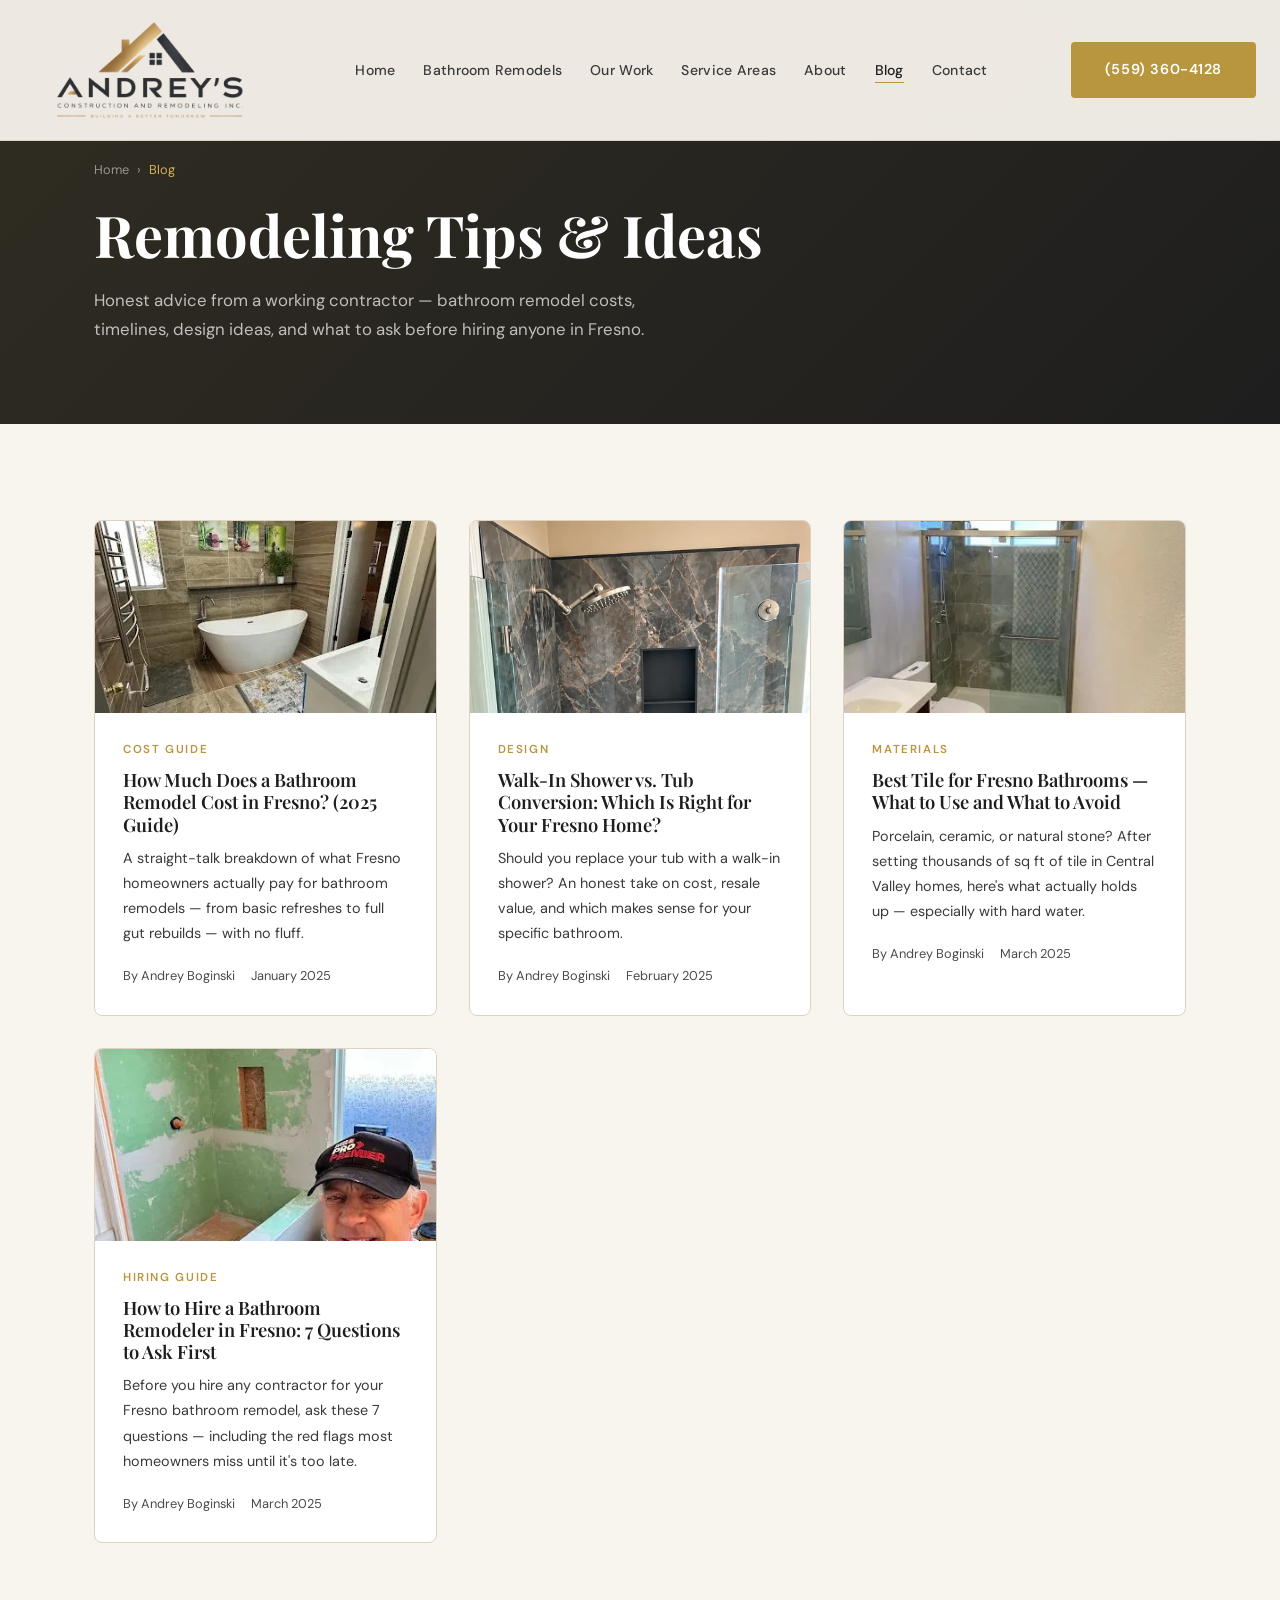
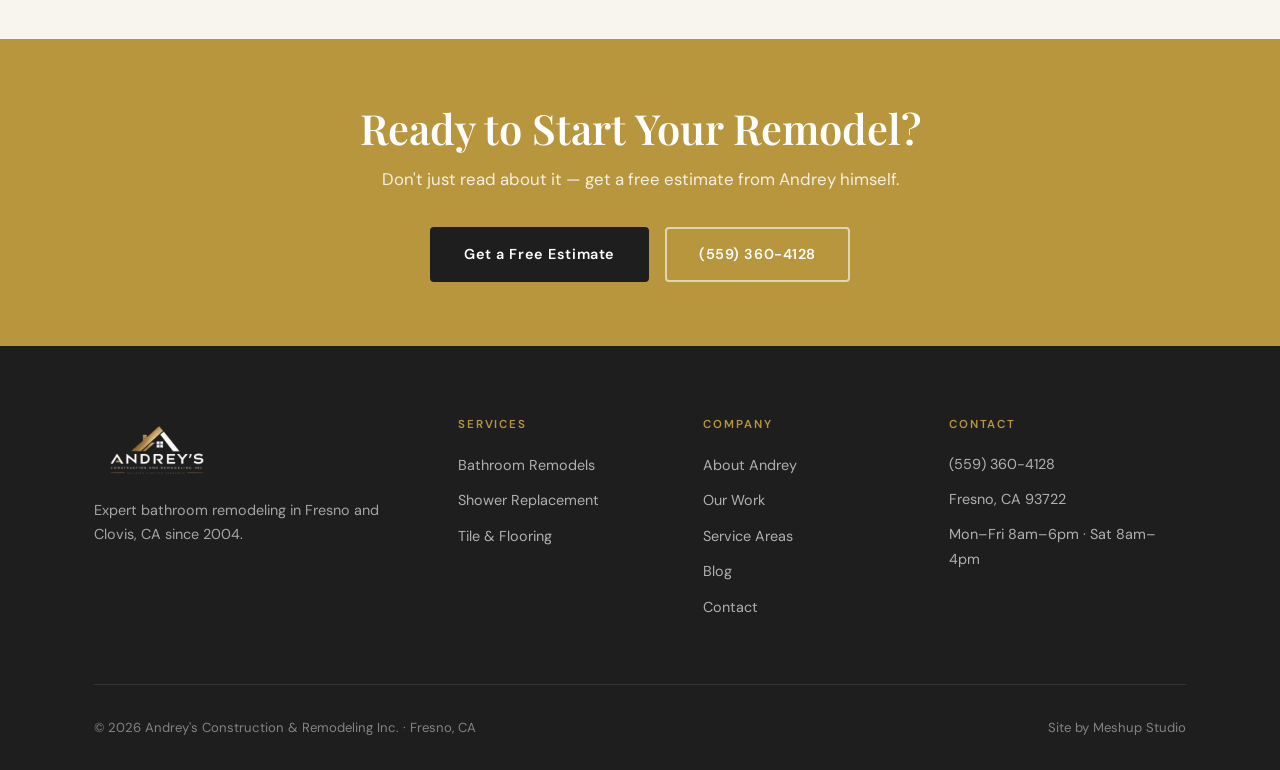
<file: blog.html>
<!DOCTYPE html>
<html lang="en">
<head>
  <meta charset="UTF-8">
  <meta name="viewport" content="width=device-width, initial-scale=1.0">
  <!-- Google tag (gtag.js) -->
  <script async src="https://www.googletagmanager.com/gtag/js?id=G-LNWTT6NS5E"></script>
  <script>
    window.dataLayer = window.dataLayer || [];
    function gtag(){dataLayer.push(arguments);}
    gtag('js', new Date());
    gtag('config', 'G-LNWTT6NS5E');
  </script>
  <title>Blog | Bathroom Remodel Tips & Ideas for Fresno Homeowners</title>
  <meta name="description" content="Bathroom remodel tips, cost guides, and renovation ideas from Andrey's Construction — Fresno's trusted remodeling contractor since 2004.">
  <meta name="robots" content="index, follow">
  <link rel="canonical" href="https://andreyhandyman.com/blog.html">

  <!-- Open Graph -->
  <meta property="og:title" content="Blog | Bathroom Remodel Tips & Ideas for Fresno Homeowners">
  <meta property="og:description" content="Bathroom remodel tips, cost guides, and renovation ideas from Andrey's Construction — Fresno's trusted remodeling contractor since 2004.">
  <meta property="og:type" content="website">
  <meta property="og:url" content="https://andreyhandyman.com/blog.html">
  <meta property="og:image" content="https://andreyhandyman.com/images/bathroom-reno-3.jpg">

  <!-- Twitter Card -->
  <meta name="twitter:card" content="summary_large_image">
  <meta name="twitter:title" content="Blog | Bathroom Remodel Tips & Ideas for Fresno Homeowners">
  <meta name="twitter:description" content="Bathroom remodel tips, cost guides, and renovation ideas from Andrey's Construction.">
  <meta name="twitter:image" content="https://andreyhandyman.com/images/bathroom-reno-3.jpg">

  <!-- BreadcrumbList Schema -->
  <script type="application/ld+json">
  {
    "@context": "https://schema.org",
    "@type": "BreadcrumbList",
    "itemListElement": [
      { "@type": "ListItem", "position": 1, "name": "Home", "item": "https://andreyhandyman.com/" },
      { "@type": "ListItem", "position": 2, "name": "Blog", "item": "https://andreyhandyman.com/blog.html" }
    ]
  }
  </script>

  <link rel="icon" type="image/png" href="/favicon.png">
  <link rel="apple-touch-icon" href="/images/logo/favicon-192.png">
  <link rel="preconnect" href="https://fonts.googleapis.com">
  <link rel="preconnect" href="https://fonts.gstatic.com" crossorigin>
  <link rel="preload" href="https://fonts.googleapis.com/css2?family=Playfair+Display:ital,wght@0,600;0,700;1,400&family=DM+Sans:wght@400;500;600&display=swap" as="style" onload="this.onload=null;this.rel='stylesheet'">
  <noscript><link rel="stylesheet" href="https://fonts.googleapis.com/css2?family=Playfair+Display:ital,wght@0,600;0,700;1,400&family=DM+Sans:wght@400;500;600&display=swap"></noscript>
  <link rel="stylesheet" href="css/style.css">
</head>
<body>

<nav class="site-nav">
  <div class="container">
    <div class="nav-inner">
      <a href="/" class="nav-logo" aria-label="Andrey's Construction home">
        <img src="/images/logo/logo-light.png" alt="Andrey's Construction &amp; Remodeling Inc." width="256" height="128">
      </a>
      <ul class="nav-links">
        <li><a href="/">Home</a></li>
        <li><a href="/bathroom-remodel-fresno.html">Bathroom Remodels</a></li>
        <li><a href="/our-work.html">Our Work</a></li>
        <li><a href="/service-areas.html">Service Areas</a></li>
        <li><a href="/about.html">About</a></li>
        <li><a href="/blog.html" class="active">Blog</a></li>
        <li><a href="/contact.html">Contact</a></li>
      </ul>
      <a href="tel:5593604128" class="btn btn-primary nav-cta">(559) 360-4128</a>
      <button class="nav-hamburger" aria-label="Toggle menu" aria-expanded="false"><span></span><span></span><span></span></button>
    </div>
  </div>
</nav>
<nav class="mobile-nav">
  <a href="/">Home</a><a href="/bathroom-remodel-fresno.html">Bathroom Remodels</a><a href="/our-work.html">Our Work</a><a href="/service-areas.html">Service Areas</a><a href="/about.html">About</a><a href="/blog.html">Blog</a><a href="/contact.html">Contact</a>
  <a href="tel:5593604128" class="btn btn-primary">(559) 360-4128</a>
</nav>

<section class="page-hero">
  <div class="container">
    <div class="page-hero-content">
      <nav class="breadcrumb" aria-label="Breadcrumb"><a href="/">Home</a> › <span>Blog</span></nav>
      <h1>Remodeling Tips & Ideas</h1>
      <p>Honest advice from a working contractor — bathroom remodel costs, timelines, design ideas, and what to ask before hiring anyone in Fresno.</p>
    </div>
  </div>
</section>

<section class="section">
  <div class="container">
    <div class="blog-grid">

      <article class="blog-card">
        <a href="/blog/bathroom-remodel-cost-fresno.html">
          <div class="blog-card-img">
            <img src="images/bathroom-reno-3.webp" alt="Bathroom remodel cost guide for Fresno CA homeowners" loading="lazy" width="700" height="394">
          </div>
        </a>
        <div class="blog-card-body">
          <div class="blog-cat">Cost Guide</div>
          <h3><a href="/blog/bathroom-remodel-cost-fresno.html">How Much Does a Bathroom Remodel Cost in Fresno? (2025 Guide)</a></h3>
          <p>A straight-talk breakdown of what Fresno homeowners actually pay for bathroom remodels — from basic refreshes to full gut rebuilds — with no fluff.</p>
          <div class="blog-meta">
            <span>By Andrey Boginski</span>
            <span>January 2025</span>
          </div>
        </div>
      </article>

      <article class="blog-card">
        <a href="/blog/walk-in-shower-vs-tub-fresno.html">
          <div class="blog-card-img">
            <img src="images/clovis-bathroom-remodel-frameless-glass-shower.webp" alt="Completed frameless glass shower with marble-look tile" loading="lazy" width="700" height="394">
          </div>
        </a>
        <div class="blog-card-body">
          <div class="blog-cat">Design</div>
          <h3><a href="/blog/walk-in-shower-vs-tub-fresno.html">Walk-In Shower vs. Tub Conversion: Which Is Right for Your Fresno Home?</a></h3>
          <p>Should you replace your tub with a walk-in shower? An honest take on cost, resale value, and which makes sense for your specific bathroom.</p>
          <div class="blog-meta">
            <span>By Andrey Boginski</span>
            <span>February 2025</span>
          </div>
        </div>
      </article>

      <article class="blog-card">
        <a href="/blog/best-tile-for-fresno-bathrooms.html">
          <div class="blog-card-img">
            <img src="images/bathroom-reno-4.webp" alt="Best tile choices for Fresno bathroom remodels" loading="lazy" width="700" height="394">
          </div>
        </a>
        <div class="blog-card-body">
          <div class="blog-cat">Materials</div>
          <h3><a href="/blog/best-tile-for-fresno-bathrooms.html">Best Tile for Fresno Bathrooms — What to Use and What to Avoid</a></h3>
          <p>Porcelain, ceramic, or natural stone? After setting thousands of sq ft of tile in Central Valley homes, here's what actually holds up — especially with hard water.</p>
          <div class="blog-meta">
            <span>By Andrey Boginski</span>
            <span>March 2025</span>
          </div>
        </div>
      </article>

      <article class="blog-card">
        <a href="/blog/how-to-hire-bathroom-contractor-fresno.html">
          <div class="blog-card-img">
            <img src="images/bathroom-reno-2.webp" alt="How to hire a bathroom contractor in Fresno CA" loading="lazy" width="700" height="394">
          </div>
        </a>
        <div class="blog-card-body">
          <div class="blog-cat">Hiring Guide</div>
          <h3><a href="/blog/how-to-hire-bathroom-contractor-fresno.html">How to Hire a Bathroom Remodeler in Fresno: 7 Questions to Ask First</a></h3>
          <p>Before you hire any contractor for your Fresno bathroom remodel, ask these 7 questions — including the red flags most homeowners miss until it's too late.</p>
          <div class="blog-meta">
            <span>By Andrey Boginski</span>
            <span>March 2025</span>
          </div>
        </div>
      </article>

    </div>
  </div>
</section>

<div class="cta-band">
  <div class="container">
    <h2>Ready to Start Your Remodel?</h2>
    <p>Don't just read about it — get a free estimate from Andrey himself.</p>
    <div style="display:flex; gap:16px; justify-content:center; flex-wrap:wrap;">
      <a href="/contact.html" class="btn btn-dark">Get a Free Estimate</a>
      <a href="tel:5593604128" class="btn btn-secondary">(559) 360-4128</a>
    </div>
  </div>
</div>

<footer class="site-footer">
  <div class="container">
    <div class="footer-grid">
      <div class="footer-brand">
        <img src="/images/logo/logo-dark.png" alt="Andrey's Construction &amp; Remodeling Inc." width="220" height="60" width="160" height="80" style="height:64px;width:auto;margin-bottom:16px;display:block;"><p>Expert bathroom remodeling in Fresno and Clovis, CA since 2004.</p></div>
      <div class="footer-col"><h4>Services</h4><ul><li><a href="/bathroom-remodel-fresno.html">Bathroom Remodels</a></li><li><a href="/bathroom-remodel-fresno.html#shower">Shower Replacement</a></li><li><a href="/bathroom-remodel-fresno.html#tile">Tile & Flooring</a></li></ul></div>
      <div class="footer-col"><h4>Company</h4><ul><li><a href="/about.html">About Andrey</a></li><li><a href="/our-work.html">Our Work</a></li><li><a href="/service-areas.html">Service Areas</a></li><li><a href="/blog.html">Blog</a></li><li><a href="/contact.html">Contact</a></li></ul></div>
      <div class="footer-col"><h4>Contact</h4><p class="footer-contact-item"><a href="tel:5593604128">(559) 360-4128</a></p><p class="footer-contact-item">Fresno, CA 93722</p><p class="footer-contact-item">Mon–Fri 8am–6pm · Sat 8am–4pm</p></div>
    </div>
    <div class="footer-bottom">
      <span>© 2026 Andrey's Construction & Remodeling Inc. · Fresno, CA</span>
      <span>Site by <a href="https://meshupstudio.com" target="_blank" rel="noopener noreferrer">Meshup Studio</a></span>
    </div>
  </div>
</footer>
<script src="js/main.js" defer></script>
</body>
</html>
</file>
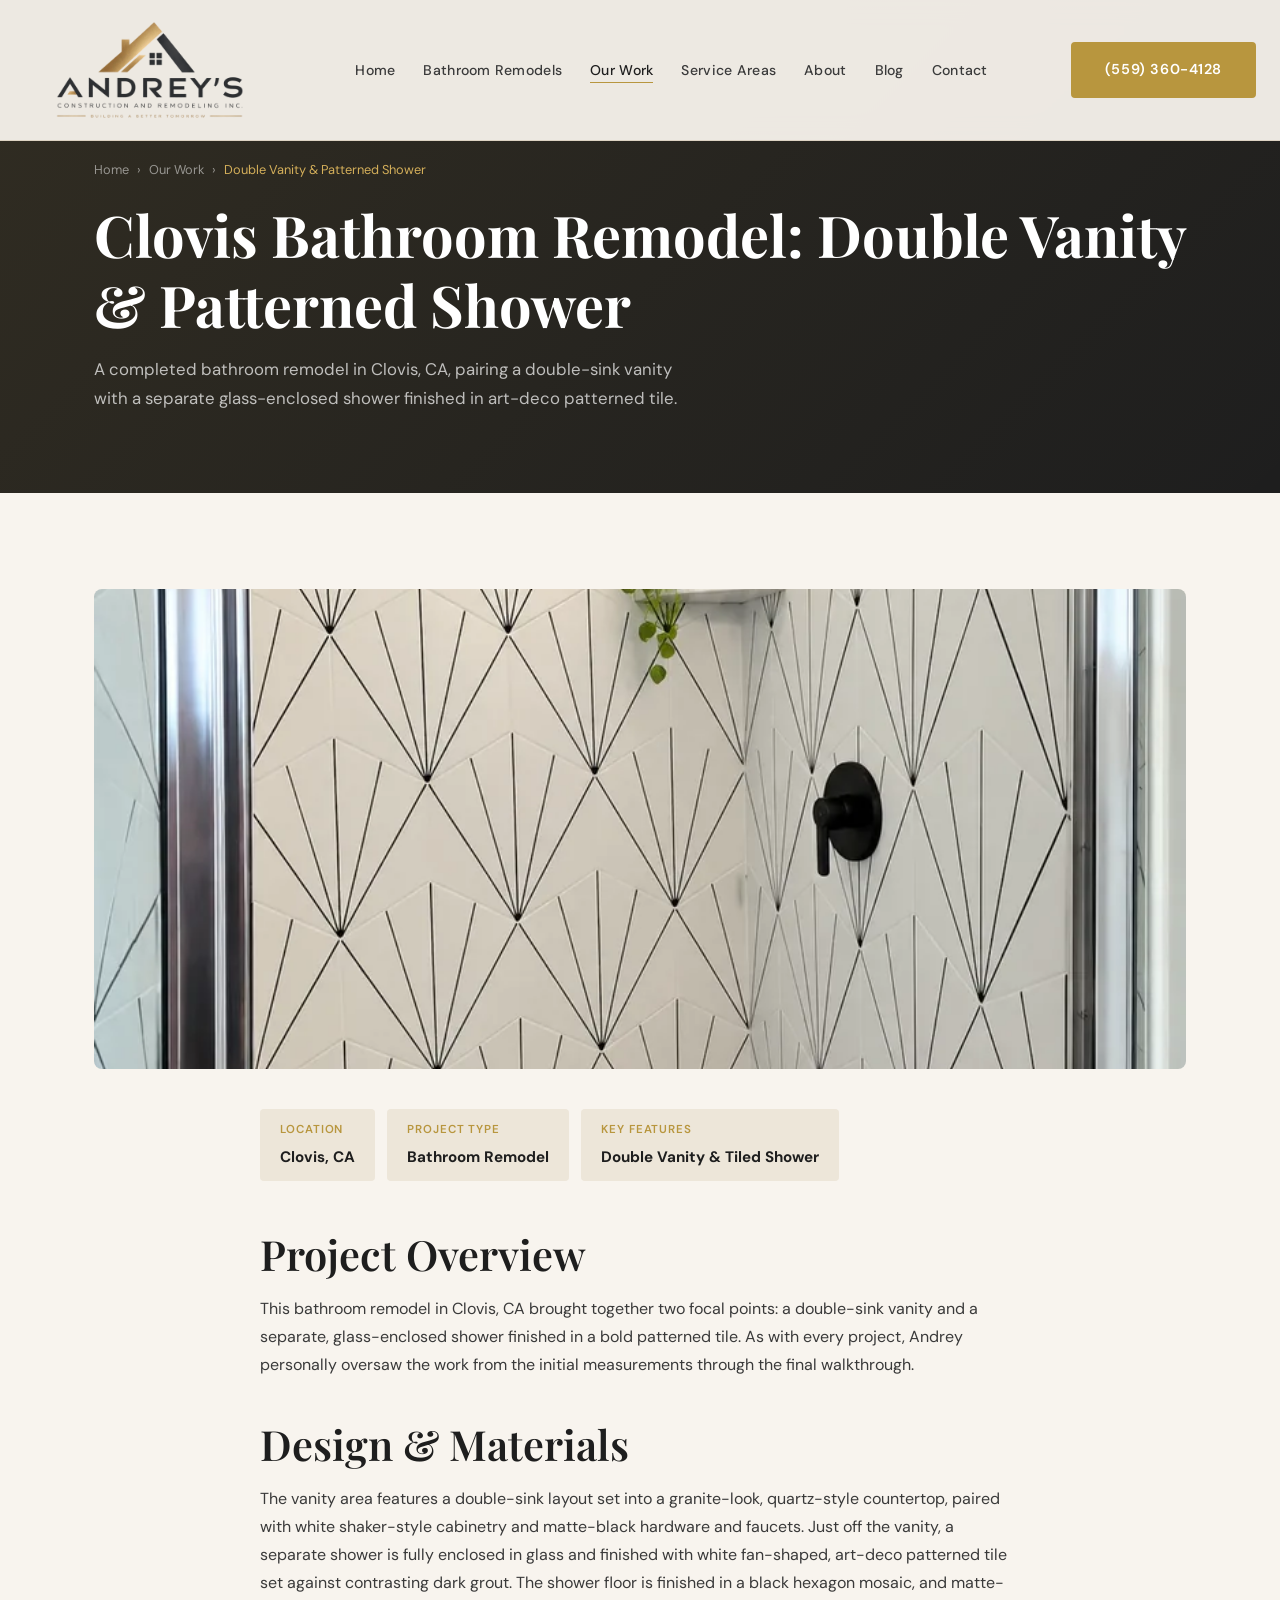
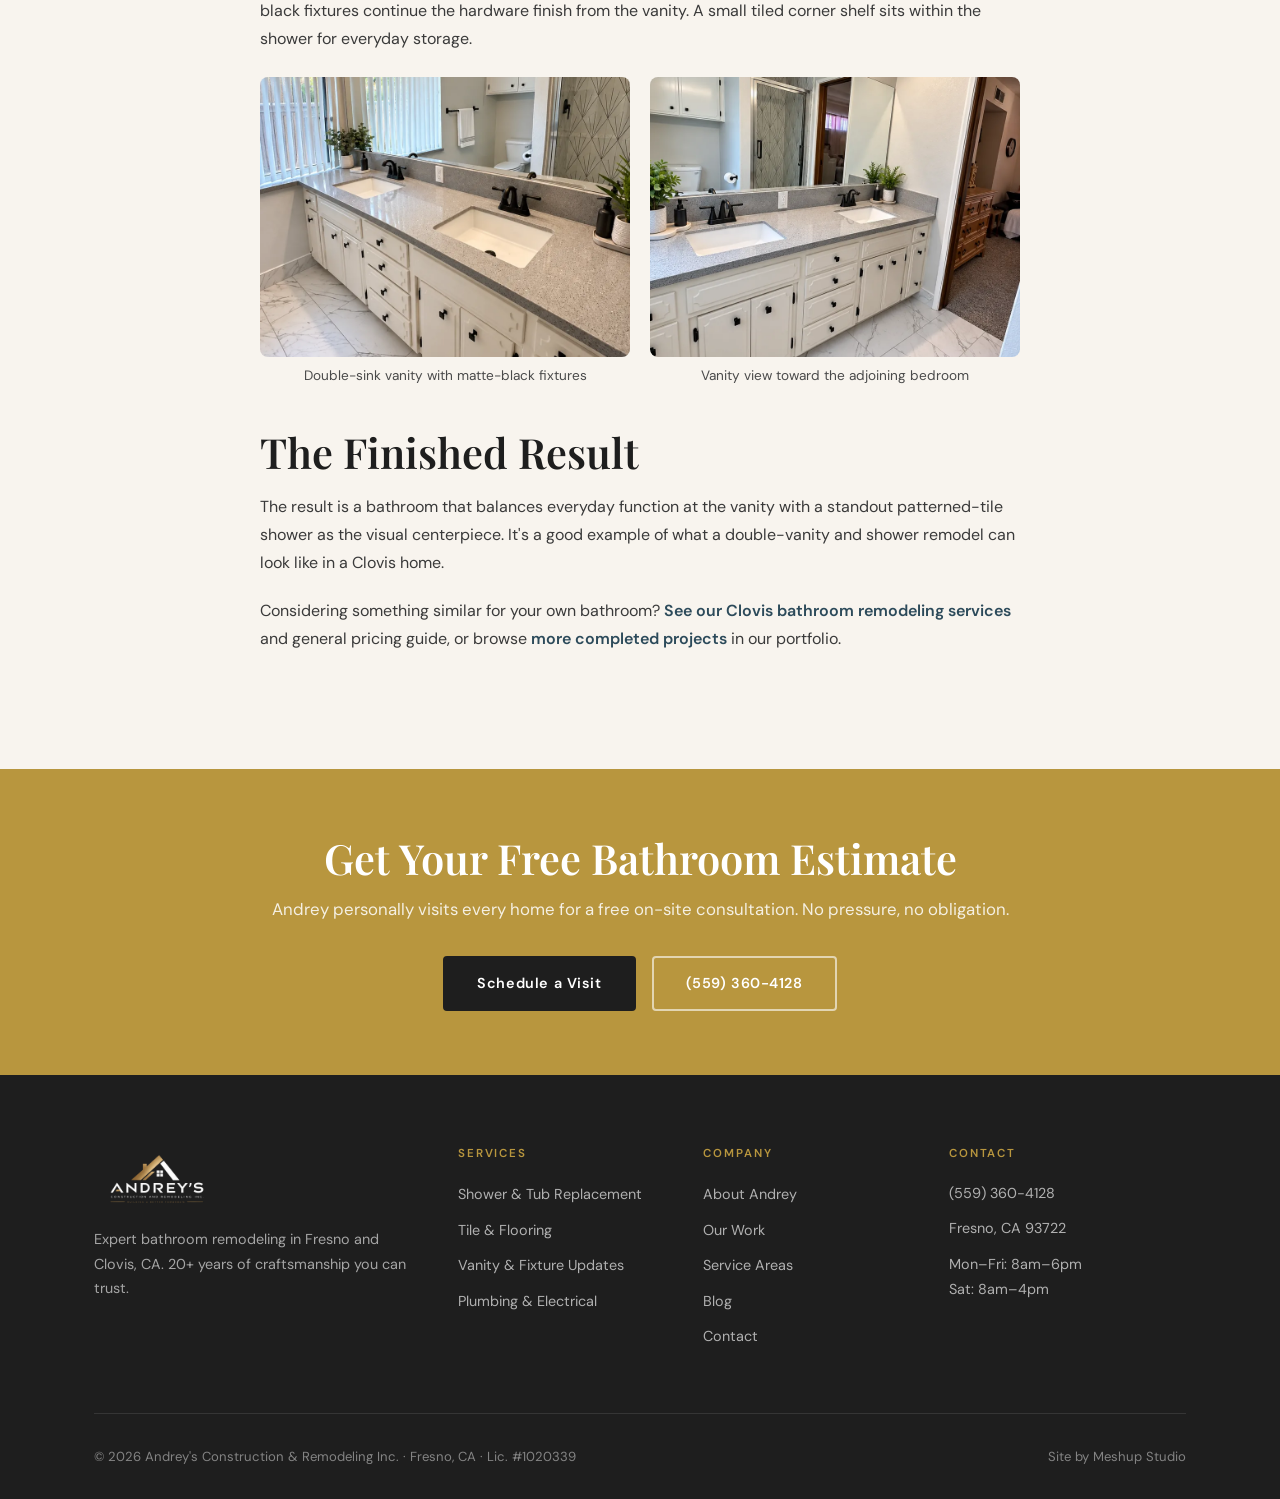
<file: clovis-bathroom-remodel-double-vanity-patterned-shower.html>
<!DOCTYPE html>
<html lang="en">
<head>
  <meta charset="UTF-8">
  <meta name="viewport" content="width=device-width, initial-scale=1.0">
  <!-- Google tag (gtag.js) -->
  <script async src="https://www.googletagmanager.com/gtag/js?id=G-LNWTT6NS5E"></script>
  <script>
    window.dataLayer = window.dataLayer || [];
    function gtag(){dataLayer.push(arguments);}
    gtag('js', new Date());
    gtag('config', 'G-LNWTT6NS5E');
  </script>
  <title>Clovis Bathroom Remodel Case Study: Double Vanity &amp; Tile Shower</title>
  <meta name="description" content="A completed bathroom remodel in Clovis, CA featuring a double-sink vanity and a separate shower with art-deco patterned tile and a black hex floor.">
  <meta name="robots" content="index, follow">
  <link rel="canonical" href="https://andreyhandyman.com/clovis-bathroom-remodel-double-vanity-patterned-shower.html">

  <meta property="og:title" content="Clovis Bathroom Remodel Case Study: Double Vanity & Tile Shower">
  <meta property="og:description" content="A completed bathroom remodel in Clovis, CA featuring a double-sink vanity and a separate shower with art-deco patterned tile and a black hex floor.">
  <meta property="og:type" content="website">
  <meta property="og:url" content="https://andreyhandyman.com/clovis-bathroom-remodel-double-vanity-patterned-shower.html">
  <meta property="og:image" content="https://andreyhandyman.com/images/clovis-bathroom-remodel-art-deco-shower-tile.jpg">

  <!-- Twitter Card -->
  <meta name="twitter:card" content="summary_large_image">
  <meta name="twitter:title" content="Clovis Bathroom Remodel Case Study">
  <meta name="twitter:description" content="A completed bathroom remodel in Clovis, CA featuring a double-sink vanity and a separate shower with art-deco patterned tile and a black hex floor.">
  <meta name="twitter:image" content="https://andreyhandyman.com/images/clovis-bathroom-remodel-art-deco-shower-tile.jpg">

  <link rel="icon" type="image/png" href="/favicon.png">
  <link rel="apple-touch-icon" href="/images/logo/favicon-192.png">
  <link rel="preconnect" href="https://fonts.googleapis.com">
  <link rel="preconnect" href="https://fonts.gstatic.com" crossorigin>
  <link rel="preload" href="https://fonts.googleapis.com/css2?family=Playfair+Display:ital,wght@0,600;0,700;1,400&family=DM+Sans:wght@400;500;600&display=swap" as="style" onload="this.onload=null;this.rel='stylesheet'">
  <noscript><link rel="stylesheet" href="https://fonts.googleapis.com/css2?family=Playfair+Display:ital,wght@0,600;0,700;1,400&family=DM+Sans:wght@400;500;600&display=swap"></noscript>
  <link rel="stylesheet" href="css/style.css">
  <style>
    .case-hero-img { width:100%; height:480px; object-fit:cover; border-radius:var(--radius-md); margin-bottom:40px; }
    .case-facts { display:flex; flex-wrap:wrap; gap:12px; margin-bottom:48px; }
    .case-fact { background:var(--cream-dark); border-radius:var(--radius-sm); padding:12px 20px; }
    .case-fact span { display:block; font-size:0.72rem; font-weight:600; letter-spacing:0.08em; text-transform:uppercase; color:var(--gold); margin-bottom:4px; }
    .case-fact strong { font-size:0.95rem; color:var(--charcoal); }
    .case-body { max-width:760px; margin:0 auto; }
    .case-body h2 { margin:40px 0 16px; }
    .case-body p { margin-bottom:20px; color:var(--charcoal-md); line-height:1.75; }
    .case-gallery { display:grid; grid-template-columns:1fr 1fr; gap:20px; margin:24px 0 40px; }
    .case-gallery figure { margin:0; }
    .case-gallery img { width:100%; height:280px; object-fit:cover; border-radius:var(--radius-md); display:block; }
    .case-gallery figcaption { font-size:0.85rem; color:var(--charcoal-lt); margin-top:8px; text-align:center; }
    @media(max-width:768px){ .case-hero-img{height:280px;} .case-gallery{grid-template-columns:1fr;} }
  </style>

  <!-- Service Schema -->
  <script type="application/ld+json">
  {
    "@context": "https://schema.org",
    "@type": "Service",
    "serviceType": "Bathroom Remodeling",
    "name": "Clovis Bathroom Remodel - Double Vanity & Patterned Shower",
    "description": "A completed bathroom remodel in Clovis, CA featuring a double-sink vanity and a separate glass-enclosed shower with art-deco patterned tile and a black hexagon mosaic floor.",
    "provider": {
      "@type": "HomeAndConstructionBusiness",
      "@id": "https://andreyhandyman.com/#business"
    },
    "areaServed": [
      { "@type": "City", "name": "Clovis" }
    ],
    "image": "https://andreyhandyman.com/images/clovis-bathroom-remodel-art-deco-shower-tile.jpg"
  }
  </script>

  <!-- BreadcrumbList Schema -->
  <script type="application/ld+json">
  {
    "@context": "https://schema.org",
    "@type": "BreadcrumbList",
    "itemListElement": [
      { "@type": "ListItem", "position": 1, "name": "Home", "item": "https://andreyhandyman.com/" },
      { "@type": "ListItem", "position": 2, "name": "Our Work", "item": "https://andreyhandyman.com/our-work.html" },
      { "@type": "ListItem", "position": 3, "name": "Clovis Bathroom Remodel: Double Vanity & Patterned Shower", "item": "https://andreyhandyman.com/clovis-bathroom-remodel-double-vanity-patterned-shower.html" }
    ]
  }
  </script>
</head>
<body>

<!-- NAV -->
<nav class="site-nav">
  <div class="container">
    <div class="nav-inner">
      <a href="/" class="nav-logo" aria-label="Andrey's Construction home">
        <img src="/images/logo/logo-light.png" alt="Andrey's Construction &amp; Remodeling Inc." width="256" height="128">
      </a>
      <ul class="nav-links">
        <li><a href="/">Home</a></li>
        <li><a href="/bathroom-remodel-fresno.html">Bathroom Remodels</a></li>
        <li><a href="/our-work.html" class="active">Our Work</a></li>
        <li><a href="/service-areas.html">Service Areas</a></li>
        <li><a href="/about.html">About</a></li>
        <li><a href="/blog.html">Blog</a></li>
        <li><a href="/contact.html">Contact</a></li>
      </ul>
      <a href="tel:5593604128" class="btn btn-primary nav-cta">(559) 360-4128</a>
      <button class="nav-hamburger" aria-label="Toggle menu" aria-expanded="false">
        <span></span><span></span><span></span>
      </button>
    </div>
  </div>
</nav>
<nav class="mobile-nav">
  <a href="/">Home</a>
  <a href="/bathroom-remodel-fresno.html">Bathroom Remodels</a>
  <a href="/our-work.html">Our Work</a>
  <a href="/service-areas.html">Service Areas</a>
  <a href="/about.html">About</a>
  <a href="/blog.html">Blog</a>
  <a href="/contact.html">Contact</a>
  <a href="tel:5593604128" class="btn btn-primary">(559) 360-4128</a>
</nav>

<!-- PAGE HERO -->
<section class="page-hero">
  <div class="container">
    <div class="page-hero-content">
      <nav class="breadcrumb" aria-label="Breadcrumb">
        <a href="/">Home</a> › <a href="/our-work.html">Our Work</a> › <span>Double Vanity &amp; Patterned Shower</span>
      </nav>
      <h1>Clovis Bathroom Remodel: Double Vanity &amp; Patterned Shower</h1>
      <p>A completed bathroom remodel in Clovis, CA, pairing a double-sink vanity with a separate glass-enclosed shower finished in art-deco patterned tile.</p>
    </div>
  </div>
</section>

<section class="section">
  <div class="container">
    <img
      class="case-hero-img"
      src="images/clovis-bathroom-remodel-art-deco-shower-tile.webp"
      alt="Art-deco patterned tile shower with black hexagon mosaic floor in a Clovis, CA bathroom remodel"
      loading="eager"
      width="1140" height="480"
    >

    <div class="case-body">
      <div class="case-facts">
        <div class="case-fact"><span>Location</span><strong>Clovis, CA</strong></div>
        <div class="case-fact"><span>Project Type</span><strong>Bathroom Remodel</strong></div>
        <div class="case-fact"><span>Key Features</span><strong>Double Vanity &amp; Tiled Shower</strong></div>
      </div>

      <h2>Project Overview</h2>
      <p>This bathroom remodel in Clovis, CA brought together two focal points: a double-sink vanity and a separate, glass-enclosed shower finished in a bold patterned tile. As with every project, Andrey personally oversaw the work from the initial measurements through the final walkthrough.</p>

      <h2>Design &amp; Materials</h2>
      <p>The vanity area features a double-sink layout set into a granite-look, quartz-style countertop, paired with white shaker-style cabinetry and matte-black hardware and faucets. Just off the vanity, a separate shower is fully enclosed in glass and finished with white fan-shaped, art-deco patterned tile set against contrasting dark grout. The shower floor is finished in a black hexagon mosaic, and matte-black fixtures continue the hardware finish from the vanity. A small tiled corner shelf sits within the shower for everyday storage.</p>

      <div class="case-gallery">
        <figure>
          <img src="images/clovis-bathroom-remodel-double-vanity-window.webp" alt="Double-sink vanity with granite-look countertop and matte-black fixtures in a Clovis, CA bathroom remodel" loading="lazy" width="700" height="560">
          <figcaption>Double-sink vanity with matte-black fixtures</figcaption>
        </figure>
        <figure>
          <img src="images/clovis-bathroom-remodel-double-vanity-bedroom-view.webp" alt="Double-sink vanity view toward the bedroom in a Clovis, CA bathroom remodel" loading="lazy" width="700" height="560">
          <figcaption>Vanity view toward the adjoining bedroom</figcaption>
        </figure>
      </div>

      <h2>The Finished Result</h2>
      <p>The result is a bathroom that balances everyday function at the vanity with a standout patterned-tile shower as the visual centerpiece. It's a good example of what a double-vanity and shower remodel can look like in a Clovis home.</p>
      <p>Considering something similar for your own bathroom? <a href="/bathroom-remodel-clovis.html" style="color:var(--tile); font-weight:600;">See our Clovis bathroom remodeling services</a> and general pricing guide, or browse <a href="/our-work.html" style="color:var(--tile); font-weight:600;">more completed projects</a> in our portfolio.</p>
    </div>
  </div>
</section>

<!-- CTA -->
<div class="cta-band">
  <div class="container">
    <h2>Get Your Free Bathroom Estimate</h2>
    <p>Andrey personally visits every home for a free on-site consultation. No pressure, no obligation.</p>
    <div style="display:flex; gap:16px; justify-content:center; flex-wrap:wrap;">
      <a href="/contact.html" class="btn btn-dark">Schedule a Visit</a>
      <a href="tel:5593604128" class="btn btn-secondary">(559) 360-4128</a>
    </div>
  </div>
</div>

<!-- FOOTER -->
<footer class="site-footer">
  <div class="container">
    <div class="footer-grid">
      <div class="footer-brand">
        <img src="/images/logo/logo-dark.png" alt="Andrey's Construction &amp; Remodeling Inc." width="220" height="60" width="160" height="80" style="height:64px;width:auto;margin-bottom:16px;display:block;">
        <p>Expert bathroom remodeling in Fresno and Clovis, CA. 20+ years of craftsmanship you can trust.</p>
      </div>
      <div class="footer-col">
        <h4>Services</h4>
        <ul>
          <li><a href="/bathroom-remodel-clovis.html#shower">Shower &amp; Tub Replacement</a></li>
          <li><a href="/bathroom-remodel-clovis.html#tile">Tile &amp; Flooring</a></li>
          <li><a href="/bathroom-remodel-clovis.html#vanity">Vanity &amp; Fixture Updates</a></li>
          <li><a href="/bathroom-remodel-clovis.html#plumbing">Plumbing &amp; Electrical</a></li>
        </ul>
      </div>
      <div class="footer-col">
        <h4>Company</h4>
        <ul>
          <li><a href="/about.html">About Andrey</a></li>
          <li><a href="/our-work.html">Our Work</a></li>
          <li><a href="/service-areas.html">Service Areas</a></li>
          <li><a href="/blog.html">Blog</a></li>
          <li><a href="/contact.html">Contact</a></li>
        </ul>
      </div>
      <div class="footer-col">
        <h4>Contact</h4>
        <p class="footer-contact-item"><a href="tel:5593604128">(559) 360-4128</a></p>
        <p class="footer-contact-item">Fresno, CA 93722</p>
        <p class="footer-contact-item">Mon–Fri: 8am–6pm<br>Sat: 8am–4pm</p>
      </div>
    </div>
    <div class="footer-bottom">
      <span>© 2026 Andrey's Construction & Remodeling Inc. · Fresno, CA · Lic. #1020339</span>
      <span>Site by <a href="https://meshupstudio.com" target="_blank" rel="noopener noreferrer">Meshup Studio</a></span>
    </div>
  </div>
</footer>

<script src="js/main.js" defer></script>
</body>
</html>
</file>
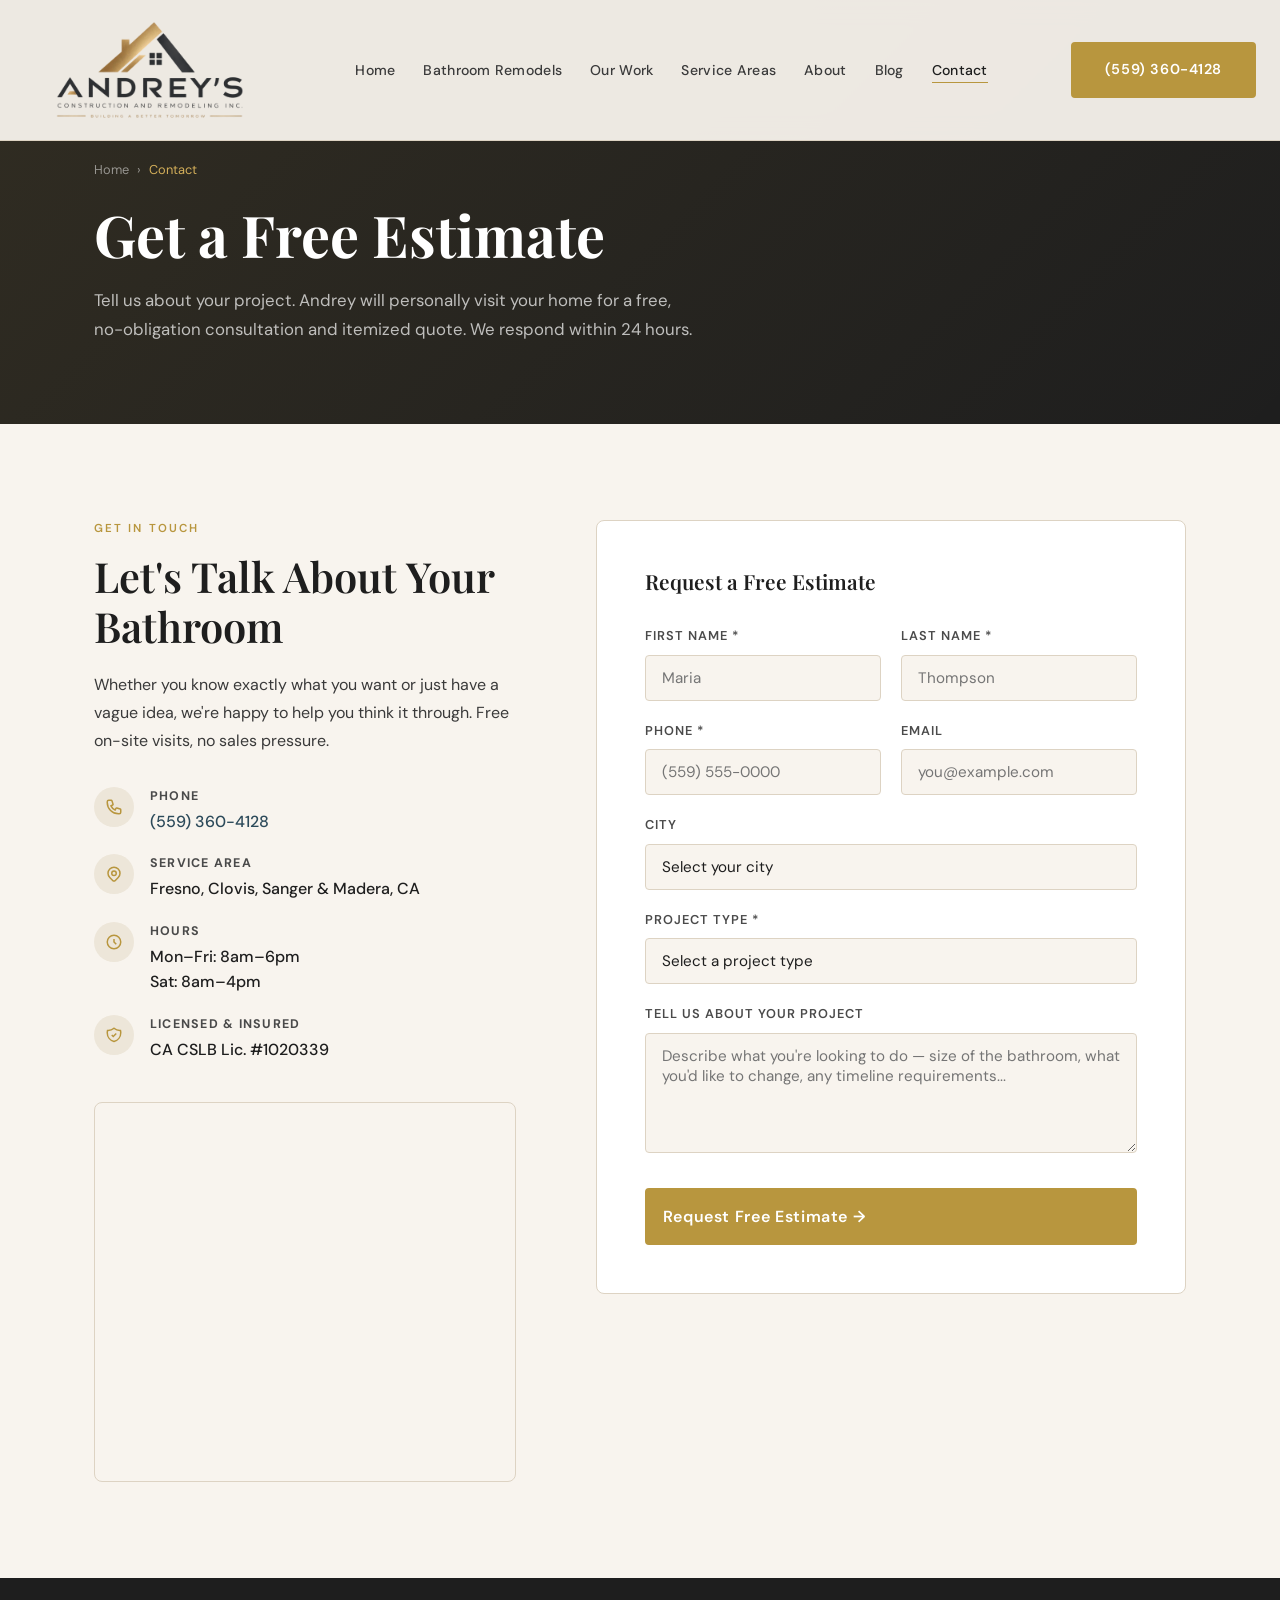
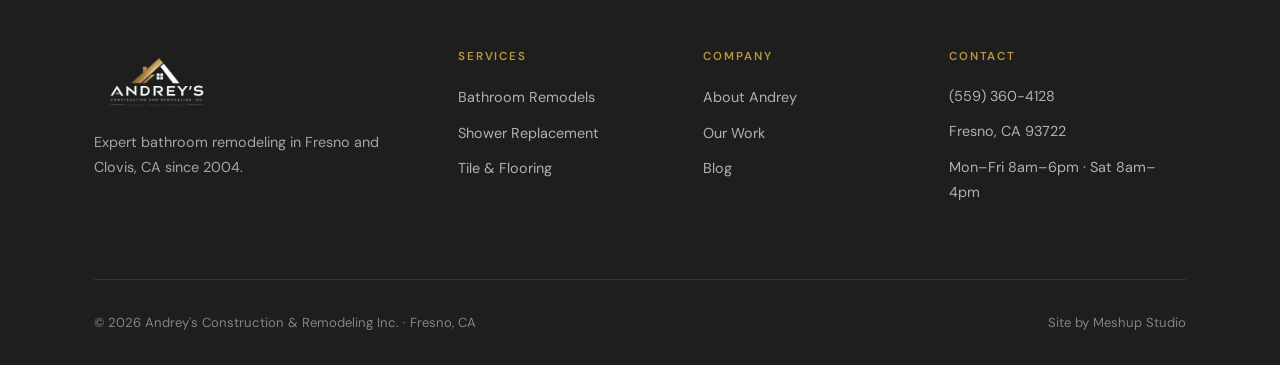
<file: contact.html>
<!DOCTYPE html>
<html lang="en">
<head>
  <meta charset="UTF-8">
  <meta name="viewport" content="width=device-width, initial-scale=1.0">
  <!-- Google tag (gtag.js) -->
  <script async src="https://www.googletagmanager.com/gtag/js?id=G-LNWTT6NS5E"></script>
  <script>
    window.dataLayer = window.dataLayer || [];
    function gtag(){dataLayer.push(arguments);}
    gtag('js', new Date());
    gtag('config', 'G-LNWTT6NS5E');
  </script>
  <title>Contact | Free Bathroom Remodel Estimate — Andrey's Construction Fresno CA</title>
  <meta name="description" content="Get a free on-site estimate for your bathroom remodel in Fresno or Clovis. Call (559) 360-4128 or fill out our contact form. We respond within 24 hours.">
  <meta name="robots" content="index, follow">
  <link rel="canonical" href="https://andreyhandyman.com/contact.html">

  <!-- Open Graph -->
  <meta property="og:title" content="Contact | Free Bathroom Remodel Estimate — Andrey's Construction">
  <meta property="og:description" content="Get a free on-site estimate for your bathroom remodel in Fresno or Clovis. Call (559) 360-4128 or fill out our contact form.">
  <meta property="og:type" content="website">
  <meta property="og:url" content="https://andreyhandyman.com/contact.html">
  <meta property="og:image" content="https://andreyhandyman.com/images/bathroom-reno-3.jpg">

  <!-- Twitter Card -->
  <meta name="twitter:card" content="summary_large_image">
  <meta name="twitter:title" content="Contact | Free Bathroom Remodel Estimate — Andrey's Construction">
  <meta name="twitter:description" content="Get a free on-site estimate for your bathroom remodel in Fresno or Clovis.">
  <meta name="twitter:image" content="https://andreyhandyman.com/images/bathroom-reno-3.jpg">

  <!-- BreadcrumbList Schema -->
  <script type="application/ld+json">
  {
    "@context": "https://schema.org",
    "@type": "BreadcrumbList",
    "itemListElement": [
      { "@type": "ListItem", "position": 1, "name": "Home", "item": "https://andreyhandyman.com/" },
      { "@type": "ListItem", "position": 2, "name": "Contact", "item": "https://andreyhandyman.com/contact.html" }
    ]
  }
  </script>

  <link rel="icon" type="image/png" href="/favicon.png">
  <link rel="apple-touch-icon" href="/images/logo/favicon-192.png">
  <link rel="preconnect" href="https://fonts.googleapis.com">
  <link rel="preconnect" href="https://fonts.gstatic.com" crossorigin>
  <link rel="preload" href="https://fonts.googleapis.com/css2?family=Playfair+Display:ital,wght@0,600;0,700;1,400&family=DM+Sans:wght@400;500;600&display=swap" as="style" onload="this.onload=null;this.rel='stylesheet'">
  <noscript><link rel="stylesheet" href="https://fonts.googleapis.com/css2?family=Playfair+Display:ital,wght@0,600;0,700;1,400&family=DM+Sans:wght@400;500;600&display=swap"></noscript>
  <link rel="stylesheet" href="css/style.css">
  <style>
    .form-success { display:none; text-align:center; padding:48px; background:var(--white); border:1px solid var(--border); border-radius:var(--radius-md); }
    .form-success h3 { color:var(--tile); margin-bottom:16px; }
    .form-success p { color:var(--charcoal-md); }
    .form-success .success-icon { font-size:3rem; margin-bottom:16px; }
    .form-error { display:none; margin-top:16px; padding:14px 16px; background:#fdecec; border:1px solid #e8b4b4; border-radius:var(--radius-sm); color:#9a2f2f; font-size:0.9rem; }
  </style>
</head>
<body>

<nav class="site-nav">
  <div class="container">
    <div class="nav-inner">
      <a href="/" class="nav-logo" aria-label="Andrey's Construction home">
        <img src="/images/logo/logo-light.png" alt="Andrey's Construction &amp; Remodeling Inc." width="256" height="128">
      </a>
      <ul class="nav-links">
        <li><a href="/">Home</a></li>
        <li><a href="/bathroom-remodel-fresno.html">Bathroom Remodels</a></li>
        <li><a href="/our-work.html">Our Work</a></li>
        <li><a href="/service-areas.html">Service Areas</a></li>
        <li><a href="/about.html">About</a></li>
        <li><a href="/blog.html">Blog</a></li>
        <li><a href="/contact.html" class="active">Contact</a></li>
      </ul>
      <a href="tel:5593604128" class="btn btn-primary nav-cta">(559) 360-4128</a>
      <button class="nav-hamburger" aria-label="Toggle menu" aria-expanded="false"><span></span><span></span><span></span></button>
    </div>
  </div>
</nav>
<nav class="mobile-nav">
  <a href="/">Home</a><a href="/bathroom-remodel-fresno.html">Bathroom Remodels</a><a href="/our-work.html">Our Work</a><a href="/service-areas.html">Service Areas</a><a href="/about.html">About</a><a href="/blog.html">Blog</a><a href="/contact.html">Contact</a>
  <a href="tel:5593604128" class="btn btn-primary">(559) 360-4128</a>
</nav>

<section class="page-hero">
  <div class="container">
    <div class="page-hero-content">
      <nav class="breadcrumb" aria-label="Breadcrumb"><a href="/">Home</a> › <span>Contact</span></nav>
      <h1>Get a Free Estimate</h1>
      <p>Tell us about your project. Andrey will personally visit your home for a free, no-obligation consultation and itemized quote. We respond within 24 hours.</p>
    </div>
  </div>
</section>

<section class="section">
  <div class="container">
    <div class="contact-grid">
      <div class="contact-info">
        <span class="eyebrow">Get in Touch</span>
        <h2>Let's Talk About Your Bathroom</h2>
        <p>Whether you know exactly what you want or just have a vague idea, we're happy to help you think it through. Free on-site visits, no sales pressure.</p>
        <div class="contact-details">
          <div class="contact-detail">
            <div class="contact-detail-icon">
              <svg width="18" height="18" fill="none" stroke="currentColor" stroke-width="2" viewBox="0 0 24 24"><path d="M3 5a2 2 0 012-2h3.28a1 1 0 01.948.684l1.498 4.493a1 1 0 01-.502 1.21l-2.257 1.13a11.042 11.042 0 005.516 5.516l1.13-2.257a1 1 0 011.21-.502l4.493 1.498a1 1 0 01.684.949V19a2 2 0 01-2 2h-1C9.716 21 3 14.284 3 6V5z"/></svg>
            </div>
            <div class="contact-detail-text">
              <strong>Phone</strong>
              <span><a href="tel:5593604128">(559) 360-4128</a></span>
            </div>
          </div>
          <div class="contact-detail">
            <div class="contact-detail-icon">
              <svg width="18" height="18" fill="none" stroke="currentColor" stroke-width="2" viewBox="0 0 24 24"><path d="M17.657 16.657L13.414 20.9a1.998 1.998 0 01-2.827 0l-4.244-4.243a8 8 0 1111.314 0z"/><path d="M15 11a3 3 0 11-6 0 3 3 0 016 0z"/></svg>
            </div>
            <div class="contact-detail-text">
              <strong>Service Area</strong>
              <span>Fresno, Clovis, Sanger &amp; Madera, CA</span>
            </div>
          </div>
          <div class="contact-detail">
            <div class="contact-detail-icon">
              <svg width="18" height="18" fill="none" stroke="currentColor" stroke-width="2" viewBox="0 0 24 24"><path d="M12 8v4l3 3m6-3a9 9 0 11-18 0 9 9 0 0118 0z"/></svg>
            </div>
            <div class="contact-detail-text">
              <strong>Hours</strong>
              <span>Mon–Fri: 8am–6pm<br>Sat: 8am–4pm</span>
            </div>
          </div>
          <div class="contact-detail">
            <div class="contact-detail-icon">
              <svg width="18" height="18" fill="none" stroke="currentColor" stroke-width="2" viewBox="0 0 24 24"><path d="M9 12l2 2 4-4m5.618-4.016A11.955 11.955 0 0112 2.944a11.955 11.955 0 01-8.618 3.04A12.02 12.02 0 003 9c0 5.591 3.824 10.29 9 11.622 5.176-1.332 9-6.03 9-11.622 0-1.042-.133-2.052-.382-3.016z"/></svg>
            </div>
            <div class="contact-detail-text">
              <strong>Licensed &amp; Insured</strong>
              <span>CA CSLB Lic. #1020339</span>
            </div>
          </div>
        </div>

        <div style="margin-top:40px;">
          <div class="map-embed">
            <iframe
              src="https://www.google.com/maps/embed?pb=!1m18!1m12!1m3!1d101836.16!2d-119.9018!3d36.7378!2m3!1f0!2f0!3f0!3m2!1i1024!2i768!4f13.1!3m3!1m2!1s0x80945ced16a9f8af%3A0x9f36e4f2a16299cd!2sFresno%2C%20CA!5e0!3m2!1sen!2sus!4v1700000000000!5m2!1sen!2sus"
              title="Andrey's Construction & Remodeling Inc. — Serving Fresno &amp; Clovis, CA"
              allowfullscreen=""
              loading="lazy"
              referrerpolicy="no-referrer-when-downgrade">
            </iframe>
          </div>
        </div>
      </div>

      <div class="contact-form-col">
        <!-- Netlify form — name attr is required, data-netlify="true" enables it -->
        <div class="contact-form">
          <h3>Request a Free Estimate</h3>
          <form
            name="contact"
            method="POST"
            data-netlify="true"
            netlify-honeypot="bot-field"
            class="js-contact-form"
            aria-label="Contact form"
          >
            <!-- Netlify hidden fields -->
            <input type="hidden" name="form-name" value="contact">
            <p style="display:none;">
              <label>Don't fill this out: <input name="bot-field"></label>
            </p>

            <div class="form-row">
              <div class="form-group">
                <label for="first-name">First Name *</label>
                <input type="text" id="first-name" name="first_name" required autocomplete="given-name" placeholder="Maria">
              </div>
              <div class="form-group">
                <label for="last-name">Last Name *</label>
                <input type="text" id="last-name" name="last_name" required autocomplete="family-name" placeholder="Thompson">
              </div>
            </div>
            <div class="form-row">
              <div class="form-group">
                <label for="phone">Phone *</label>
                <input type="tel" id="phone" name="phone" required autocomplete="tel" placeholder="(559) 555-0000">
              </div>
              <div class="form-group">
                <label for="email">Email</label>
                <input type="email" id="email" name="email" autocomplete="email" placeholder="you@example.com">
              </div>
            </div>
            <div class="form-group">
              <label for="city">City</label>
              <select id="city" name="city">
                <option value="">Select your city</option>
                <option value="Fresno">Fresno</option>
                <option value="Clovis">Clovis</option>
                <option value="Sanger">Sanger</option>
                <option value="Madera">Madera</option>
                <option value="Other">Other</option>
              </select>
            </div>
            <div class="form-group">
              <label for="project-type">Project Type *</label>
              <select id="project-type" name="project_type" required>
                <option value="">Select a project type</option>
                <option value="Full Bathroom Remodel">Full Bathroom Remodel</option>
                <option value="Shower / Tub Replacement">Shower / Tub Replacement</option>
                <option value="Tile & Flooring">Tile & Flooring</option>
                <option value="Vanity & Fixture Update">Vanity & Fixture Update</option>
                <option value="Plumbing / Electrical">Plumbing / Electrical</option>
                <option value="Other">Other</option>
              </select>
            </div>
            <div class="form-group">
              <label for="message">Tell Us About Your Project</label>
              <textarea id="message" name="message" placeholder="Describe what you're looking to do — size of the bathroom, what you'd like to change, any timeline requirements..."></textarea>
            </div>
            <button type="submit" class="btn btn-primary form-submit">Request Free Estimate →</button>
            <p class="form-error js-form-error">Something went wrong submitting your request. Please try again, or call us directly at <a href="tel:5593604128" style="color:#9a2f2f;font-weight:600;">(559) 360-4128</a>.</p>
          </form>

          <div class="form-success js-form-success">
            <div class="success-icon">✅</div>
            <h3>We Got Your Request!</h3>
            <p>Andrey will reach out within 24 hours to schedule your free on-site visit. If you need a faster response, call us directly at <a href="tel:5593604128">(559) 360-4128</a>.</p>
          </div>
        </div>
      </div>
    </div>
  </div>
</section>

<footer class="site-footer">
  <div class="container">
    <div class="footer-grid">
      <div class="footer-brand">
        <img src="/images/logo/logo-dark.png" alt="Andrey's Construction &amp; Remodeling Inc." width="220" height="60" width="160" height="80" style="height:64px;width:auto;margin-bottom:16px;display:block;"><p>Expert bathroom remodeling in Fresno and Clovis, CA since 2004.</p></div>
      <div class="footer-col"><h4>Services</h4><ul><li><a href="/bathroom-remodel-fresno.html">Bathroom Remodels</a></li><li><a href="/bathroom-remodel-fresno.html#shower">Shower Replacement</a></li><li><a href="/bathroom-remodel-fresno.html#tile">Tile & Flooring</a></li></ul></div>
      <div class="footer-col"><h4>Company</h4><ul><li><a href="/about.html">About Andrey</a></li><li><a href="/our-work.html">Our Work</a></li><li><a href="/blog.html">Blog</a></li></ul></div>
      <div class="footer-col"><h4>Contact</h4><p class="footer-contact-item"><a href="tel:5593604128">(559) 360-4128</a></p><p class="footer-contact-item">Fresno, CA 93722</p><p class="footer-contact-item">Mon–Fri 8am–6pm · Sat 8am–4pm</p></div>
    </div>
    <div class="footer-bottom">
      <span>© 2026 Andrey's Construction & Remodeling Inc. · Fresno, CA</span>
      <span>Site by <a href="https://meshupstudio.com" target="_blank" rel="noopener noreferrer">Meshup Studio</a></span>
    </div>
  </div>
</footer>
<script src="js/main.js" defer></script>
</body>
</html>
</file>
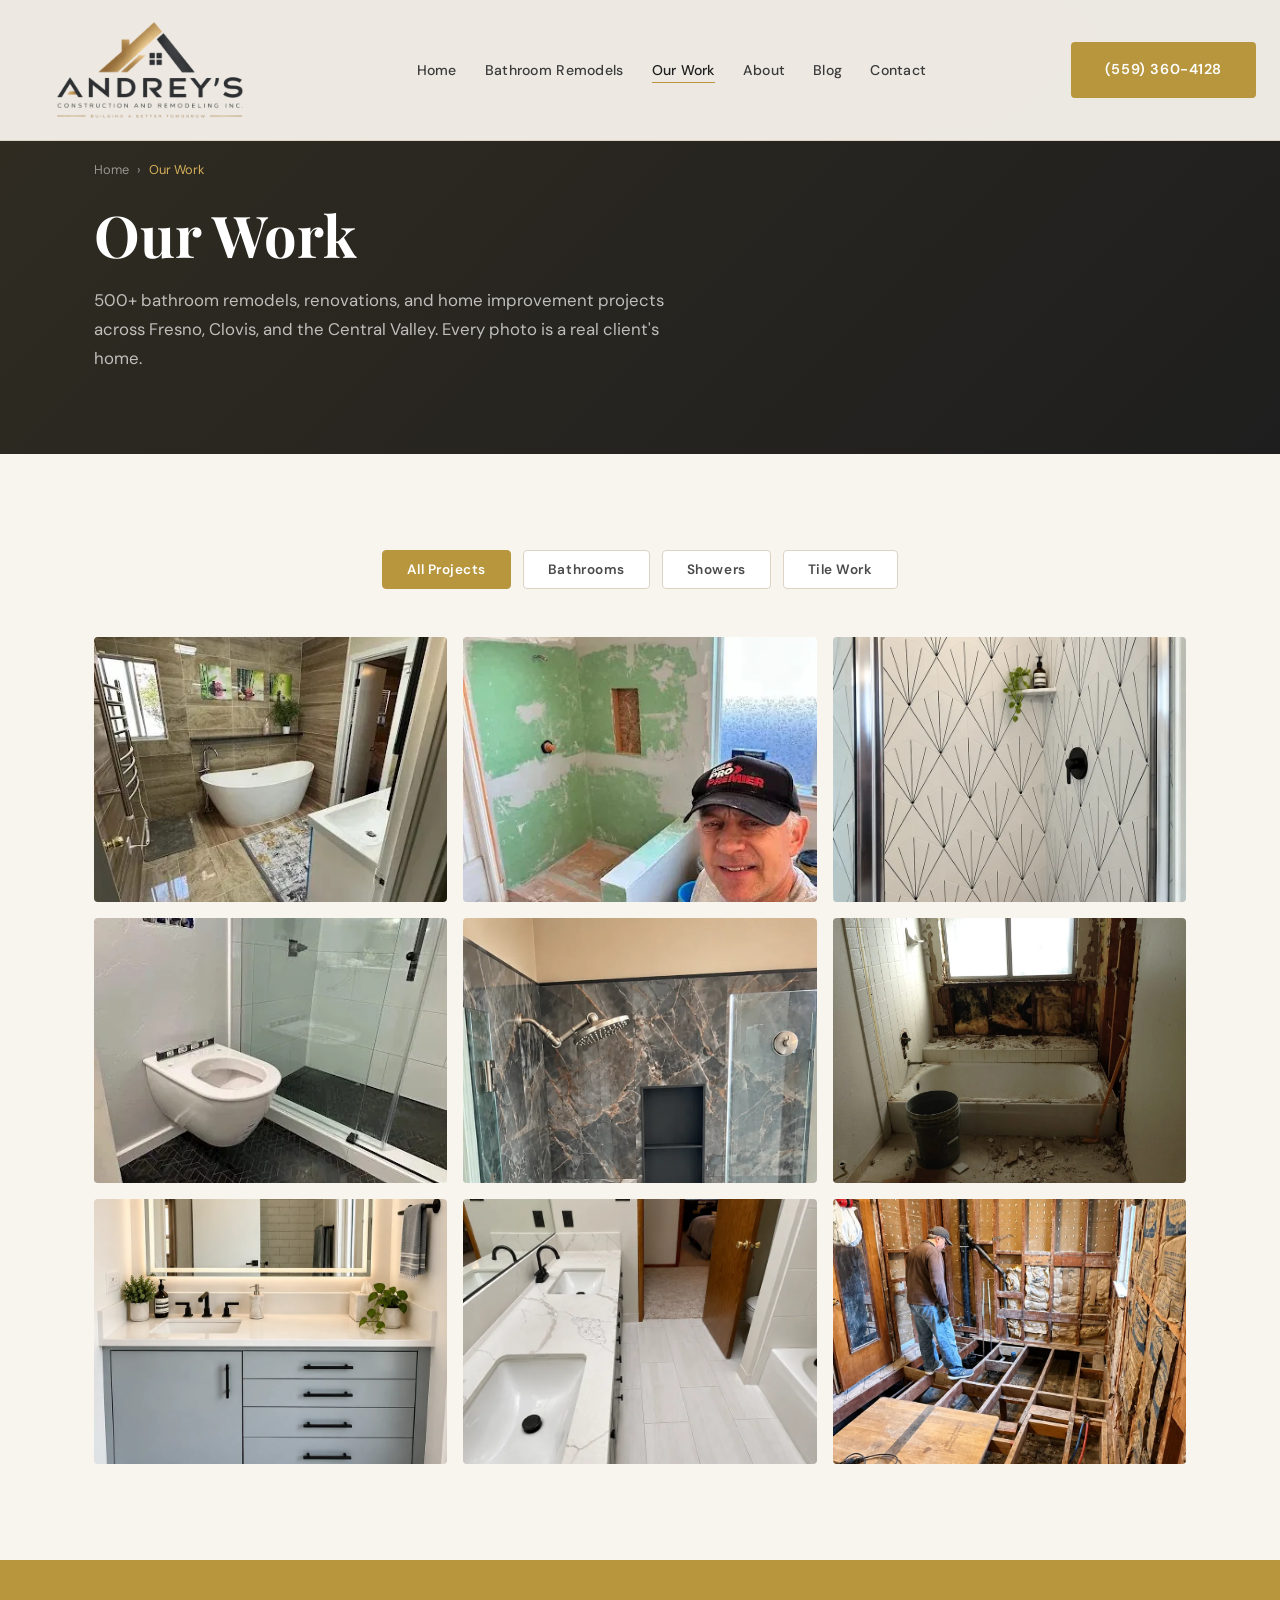
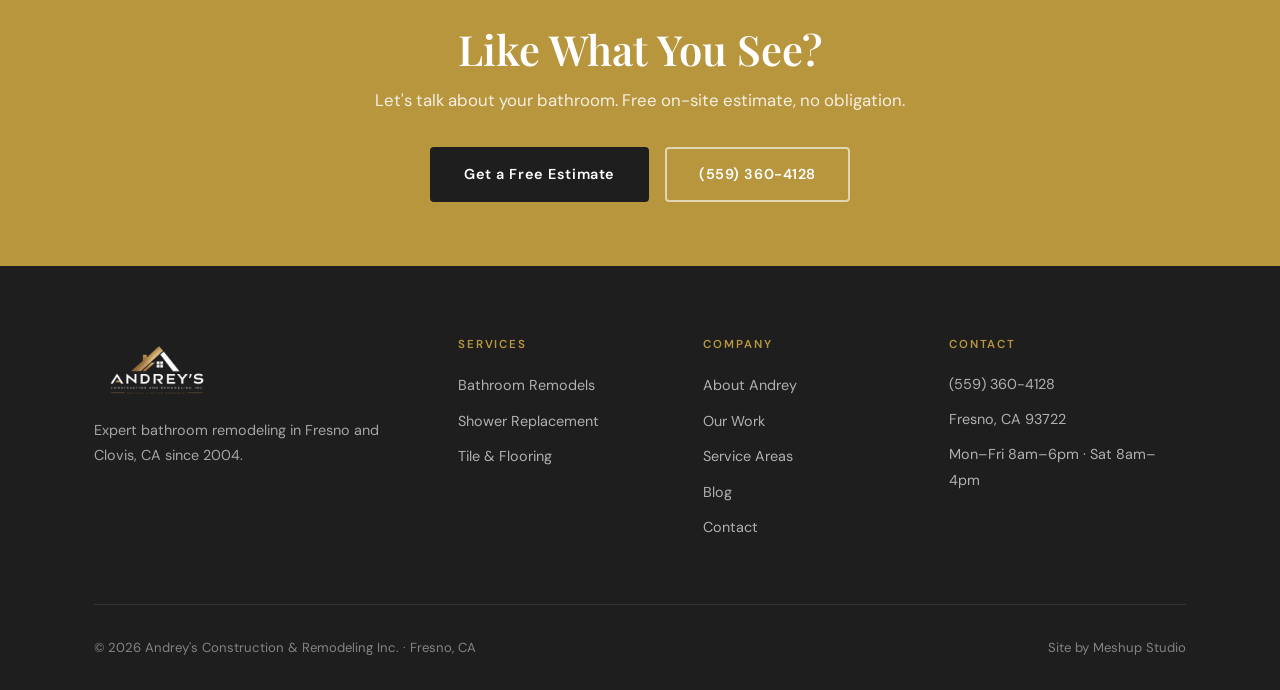
<file: our-work.html>
<!DOCTYPE html>
<html lang="en">
<head>
  <meta charset="UTF-8">
  <meta name="viewport" content="width=device-width, initial-scale=1.0">
  <!-- Google tag (gtag.js) -->
  <script async src="https://www.googletagmanager.com/gtag/js?id=G-LNWTT6NS5E"></script>
  <script>
    window.dataLayer = window.dataLayer || [];
    function gtag(){dataLayer.push(arguments);}
    gtag('js', new Date());
    gtag('config', 'G-LNWTT6NS5E');
  </script>
  <title>Our Work | Bathroom Remodel Portfolio — Andrey's Construction Fresno CA</title>
  <meta name="description" content="See our bathroom remodel portfolio. Real projects from Fresno and Clovis homeowners — showers, tile, vanities, full gut remodels. (559) 360-4128.">
  <meta name="robots" content="index, follow">
  <link rel="canonical" href="https://andreyhandyman.com/our-work.html">

  <!-- Open Graph -->
  <meta property="og:title" content="Our Work | Bathroom Remodel Portfolio — Andrey's Construction">
  <meta property="og:description" content="See our bathroom remodel portfolio. Real projects from Fresno and Clovis homeowners — showers, tile, vanities, full gut remodels.">
  <meta property="og:type" content="website">
  <meta property="og:url" content="https://andreyhandyman.com/our-work.html">
  <meta property="og:image" content="https://andreyhandyman.com/images/clovis-bathroom-remodel-art-deco-shower-tile.jpg">

  <!-- Twitter Card -->
  <meta name="twitter:card" content="summary_large_image">
  <meta name="twitter:title" content="Our Work | Bathroom Remodel Portfolio — Andrey's Construction">
  <meta name="twitter:description" content="See our bathroom remodel portfolio. Real projects from Fresno and Clovis homeowners — showers, tile, vanities, full gut remodels.">
  <meta name="twitter:image" content="https://andreyhandyman.com/images/clovis-bathroom-remodel-art-deco-shower-tile.jpg">

  <!-- BreadcrumbList Schema -->
  <script type="application/ld+json">
  {
    "@context": "https://schema.org",
    "@type": "BreadcrumbList",
    "itemListElement": [
      { "@type": "ListItem", "position": 1, "name": "Home", "item": "https://andreyhandyman.com/" },
      { "@type": "ListItem", "position": 2, "name": "Our Work", "item": "https://andreyhandyman.com/our-work.html" }
    ]
  }
  </script>

  <link rel="icon" type="image/png" href="/favicon.png">
  <link rel="apple-touch-icon" href="/images/logo/favicon-192.png">
  <link rel="preconnect" href="https://fonts.googleapis.com">
  <link rel="preconnect" href="https://fonts.gstatic.com" crossorigin>
  <link rel="preload" href="https://fonts.googleapis.com/css2?family=Playfair+Display:ital,wght@0,600;0,700;1,400&family=DM+Sans:wght@400;500;600&display=swap" as="style" onload="this.onload=null;this.rel='stylesheet'">
  <noscript><link rel="stylesheet" href="https://fonts.googleapis.com/css2?family=Playfair+Display:ital,wght@0,600;0,700;1,400&family=DM+Sans:wght@400;500;600&display=swap"></noscript>
  <link rel="stylesheet" href="css/style.css">
  <style>
    .gallery-filters { display:flex; gap:12px; justify-content:center; margin-bottom:48px; flex-wrap:wrap; }
    .gallery-filter-btn { padding:10px 24px; border:1.5px solid var(--border); background:var(--white); border-radius:var(--radius-sm); font-family:var(--font-sans); font-size:0.85rem; font-weight:600; color:var(--charcoal-lt); cursor:pointer; transition:all 0.2s; letter-spacing:0.04em; }
    .gallery-filter-btn:hover { border-color:var(--gold); color:var(--charcoal); }
    .gallery-filter-btn.active { background:var(--gold); border-color:var(--gold); color:var(--white); }
    .full-gallery { display:grid; grid-template-columns:repeat(3, 1fr); gap:16px; }
    .gallery-full-item { position:relative; overflow:hidden; border-radius:var(--radius-sm); background:var(--charcoal-lt); aspect-ratio:4/3; cursor:pointer; }
    .gallery-full-item img { width:100%; height:100%; object-fit:cover; transition:transform 0.5s; }
    .gallery-full-item:hover img { transform:scale(1.05); }
    .gallery-full-overlay { position:absolute; bottom:0; left:0; right:0; background:linear-gradient(transparent,rgba(30,30,30,0.75)); padding:20px 16px 16px; color:var(--white); transform:translateY(100%); transition:transform 0.3s; }
    .gallery-full-item:hover .gallery-full-overlay { transform:translateY(0); }
    .gallery-full-overlay h4 { font-size:0.95rem; margin-bottom:4px; }
    .gallery-full-overlay p { font-size:0.8rem; opacity:0.8; }
    @media(max-width:768px){ .full-gallery{grid-template-columns:1fr 1fr;} }
    @media(max-width:480px){ .full-gallery{grid-template-columns:1fr;} }
  </style>
</head>
<body>

<nav class="site-nav">
  <div class="container">
    <div class="nav-inner">
      <a href="/" class="nav-logo" aria-label="Andrey's Construction home">
        <img src="/images/logo/logo-light.png" alt="Andrey's Construction &amp; Remodeling Inc." width="256" height="128">
      </a>
      <ul class="nav-links">
        <li><a href="/">Home</a></li>
        <li><a href="/bathroom-remodel-fresno.html">Bathroom Remodels</a></li>
        <li><a href="/our-work.html" class="active">Our Work</a></li>
        <li><a href="/about.html">About</a></li>
        <li><a href="/blog.html">Blog</a></li>
        <li><a href="/contact.html">Contact</a></li>
      </ul>
      <a href="tel:5593604128" class="btn btn-primary nav-cta">(559) 360-4128</a>
      <button class="nav-hamburger" aria-label="Toggle menu" aria-expanded="false"><span></span><span></span><span></span></button>
    </div>
  </div>
</nav>
<nav class="mobile-nav">
  <a href="/">Home</a><a href="/bathroom-remodel-fresno.html">Bathroom Remodels</a><a href="/our-work.html">Our Work</a><a href="/service-areas.html">Service Areas</a><a href="/about.html">About</a><a href="/blog.html">Blog</a><a href="/contact.html">Contact</a>
  <a href="tel:5593604128" class="btn btn-primary">(559) 360-4128</a>
</nav>

<section class="page-hero">
  <div class="container">
    <div class="page-hero-content">
      <nav class="breadcrumb" aria-label="Breadcrumb"><a href="/">Home</a> › <span>Our Work</span></nav>
      <h1>Our Work</h1>
      <p>500+ bathroom remodels, renovations, and home improvement projects across Fresno, Clovis, and the Central Valley. Every photo is a real client's home.</p>
    </div>
  </div>
</section>

<section class="section">
  <div class="container">
    <div class="gallery-filters">
      <button class="gallery-filter-btn active" data-filter="all">All Projects</button>
      <button class="gallery-filter-btn" data-filter="bathroom">Bathrooms</button>
      <button class="gallery-filter-btn" data-filter="shower">Showers</button>
      <button class="gallery-filter-btn" data-filter="tile">Tile Work</button>
    </div>

    <div class="full-gallery">
      <div class="gallery-full-item gallery-filterable" data-cat="bathroom">
        <img src="images/bathroom-reno-3.webp" alt="Completed bathroom remodel Fresno CA - freestanding tub and large format tile" loading="lazy" width="800" height="600">
        <div class="gallery-full-overlay"><h4>Master Bathroom Remodel</h4><p>Fresno, CA — Full Gut & Rebuild</p></div>
      </div>
      <div class="gallery-full-item gallery-filterable" data-cat="shower">
        <img src="images/bathroom-reno-2.webp" alt="Andrey working on shower remodel in Fresno CA - waterproofing board installation" loading="lazy" width="800" height="600">
        <div class="gallery-full-overlay"><h4>Walk-In Shower Conversion</h4><p>Fresno, CA — Tub Removal & Custom Tile</p></div>
      </div>
      <a href="/clovis-bathroom-remodel-double-vanity-patterned-shower.html" class="gallery-full-item gallery-filterable" data-cat="tile">
        <img src="images/clovis-bathroom-remodel-art-deco-shower-tile.webp" alt="Art-deco patterned tile shower with black hexagon floor in a Clovis bathroom remodel" loading="lazy" width="800" height="600">
        <div class="gallery-full-overlay"><h4>Double Vanity &amp; Patterned Shower</h4><p>Clovis, CA — View Case Study →</p></div>
      </a>
      <div class="gallery-full-item gallery-filterable" data-cat="bathroom">
        <img src="images/toilet-install.webp" alt="Wall-hung toilet and frameless glass shower installation by Andrey's Construction Fresno" loading="lazy" width="800" height="600">
        <div class="gallery-full-overlay"><h4>Vanity & Fixture Update</h4><p>Fresno, CA — New Double Vanity & Lighting</p></div>
      </div>
      <div class="gallery-full-item gallery-filterable" data-cat="shower">
        <img src="images/clovis-bathroom-remodel-frameless-glass-shower.webp" alt="Frameless glass shower with marble-look tile in a remodeled Clovis bathroom" loading="lazy" width="800" height="600">
        <div class="gallery-full-overlay"><h4>Frameless Glass Shower</h4><p>Clovis, CA — Full Shower Enclosure</p></div>
      </div>
      <div class="gallery-full-item gallery-filterable" data-cat="bathroom">
        <img src="images/bathroom-demo.webp" alt="Bathroom gut demo in Fresno CA showing water damage discovered during remodel" loading="lazy" width="800" height="600">
        <div class="gallery-full-overlay"><h4>Hall Bathroom Remodel</h4><p>Fresno, CA — Small Bath Transformation</p></div>
      </div>
      <div class="gallery-full-item gallery-filterable" data-cat="bathroom">
        <img src="images/clovis-bathroom-remodel-blue-vanity-hex-floor.webp" alt="Blue-gray vanity with backlit mirror and gray hexagon floor tile in a Clovis bathroom remodel" loading="lazy" width="800" height="600">
        <div class="gallery-full-overlay"><h4>Modern Vanity Remodel</h4><p>Clovis, CA — Backlit Mirror & Hexagon Floor Tile</p></div>
      </div>
      <div class="gallery-full-item gallery-filterable" data-cat="bathroom">
        <img src="images/clovis-bathroom-remodel-quartz-double-vanity.webp" alt="White quartz double vanity in a remodeled Clovis bathroom" loading="lazy" width="800" height="600">
        <div class="gallery-full-overlay"><h4>Quartz Double Vanity</h4><p>Clovis, CA — Double Sink Vanity Remodel</p></div>
      </div>
      <div class="gallery-full-item gallery-filterable" data-cat="bathroom">
        <img src="images/clovis-bathroom-remodel-framing-rough-in.webp" alt="Framing and rough plumbing during a full gut Clovis bathroom remodel" loading="lazy" width="800" height="600">
        <div class="gallery-full-overlay"><h4>Full Gut Remodel Underway</h4><p>Clovis, CA — Framing & Rough Plumbing</p></div>
      </div>
    </div>
  </div>
</section>

<div class="cta-band">
  <div class="container">
    <h2>Like What You See?</h2>
    <p>Let's talk about your bathroom. Free on-site estimate, no obligation.</p>
    <div style="display:flex; gap:16px; justify-content:center; flex-wrap:wrap;">
      <a href="/contact.html" class="btn btn-dark">Get a Free Estimate</a>
      <a href="tel:5593604128" class="btn btn-secondary">(559) 360-4128</a>
    </div>
  </div>
</div>

<footer class="site-footer">
  <div class="container">
    <div class="footer-grid">
      <div class="footer-brand">
        <img src="/images/logo/logo-dark.png" alt="Andrey's Construction &amp; Remodeling Inc." width="220" height="60" width="160" height="80" style="height:64px;width:auto;margin-bottom:16px;display:block;"><p>Expert bathroom remodeling in Fresno and Clovis, CA since 2004.</p></div>
      <div class="footer-col"><h4>Services</h4><ul><li><a href="/bathroom-remodel-fresno.html">Bathroom Remodels</a></li><li><a href="/bathroom-remodel-fresno.html#shower">Shower Replacement</a></li><li><a href="/bathroom-remodel-fresno.html#tile">Tile & Flooring</a></li></ul></div>
      <div class="footer-col"><h4>Company</h4><ul><li><a href="/about.html">About Andrey</a></li><li><a href="/our-work.html">Our Work</a></li><li><a href="/service-areas.html">Service Areas</a></li><li><a href="/blog.html">Blog</a></li><li><a href="/contact.html">Contact</a></li></ul></div>
      <div class="footer-col"><h4>Contact</h4><p class="footer-contact-item"><a href="tel:5593604128">(559) 360-4128</a></p><p class="footer-contact-item">Fresno, CA 93722</p><p class="footer-contact-item">Mon–Fri 8am–6pm · Sat 8am–4pm</p></div>
    </div>
    <div class="footer-bottom">
      <span>© 2026 Andrey's Construction & Remodeling Inc. · Fresno, CA</span>
      <span>Site by <a href="https://meshupstudio.com" target="_blank" rel="noopener noreferrer">Meshup Studio</a></span>
    </div>
  </div>
</footer>
<script src="js/main.js" defer></script>
</body>
</html>
</file>
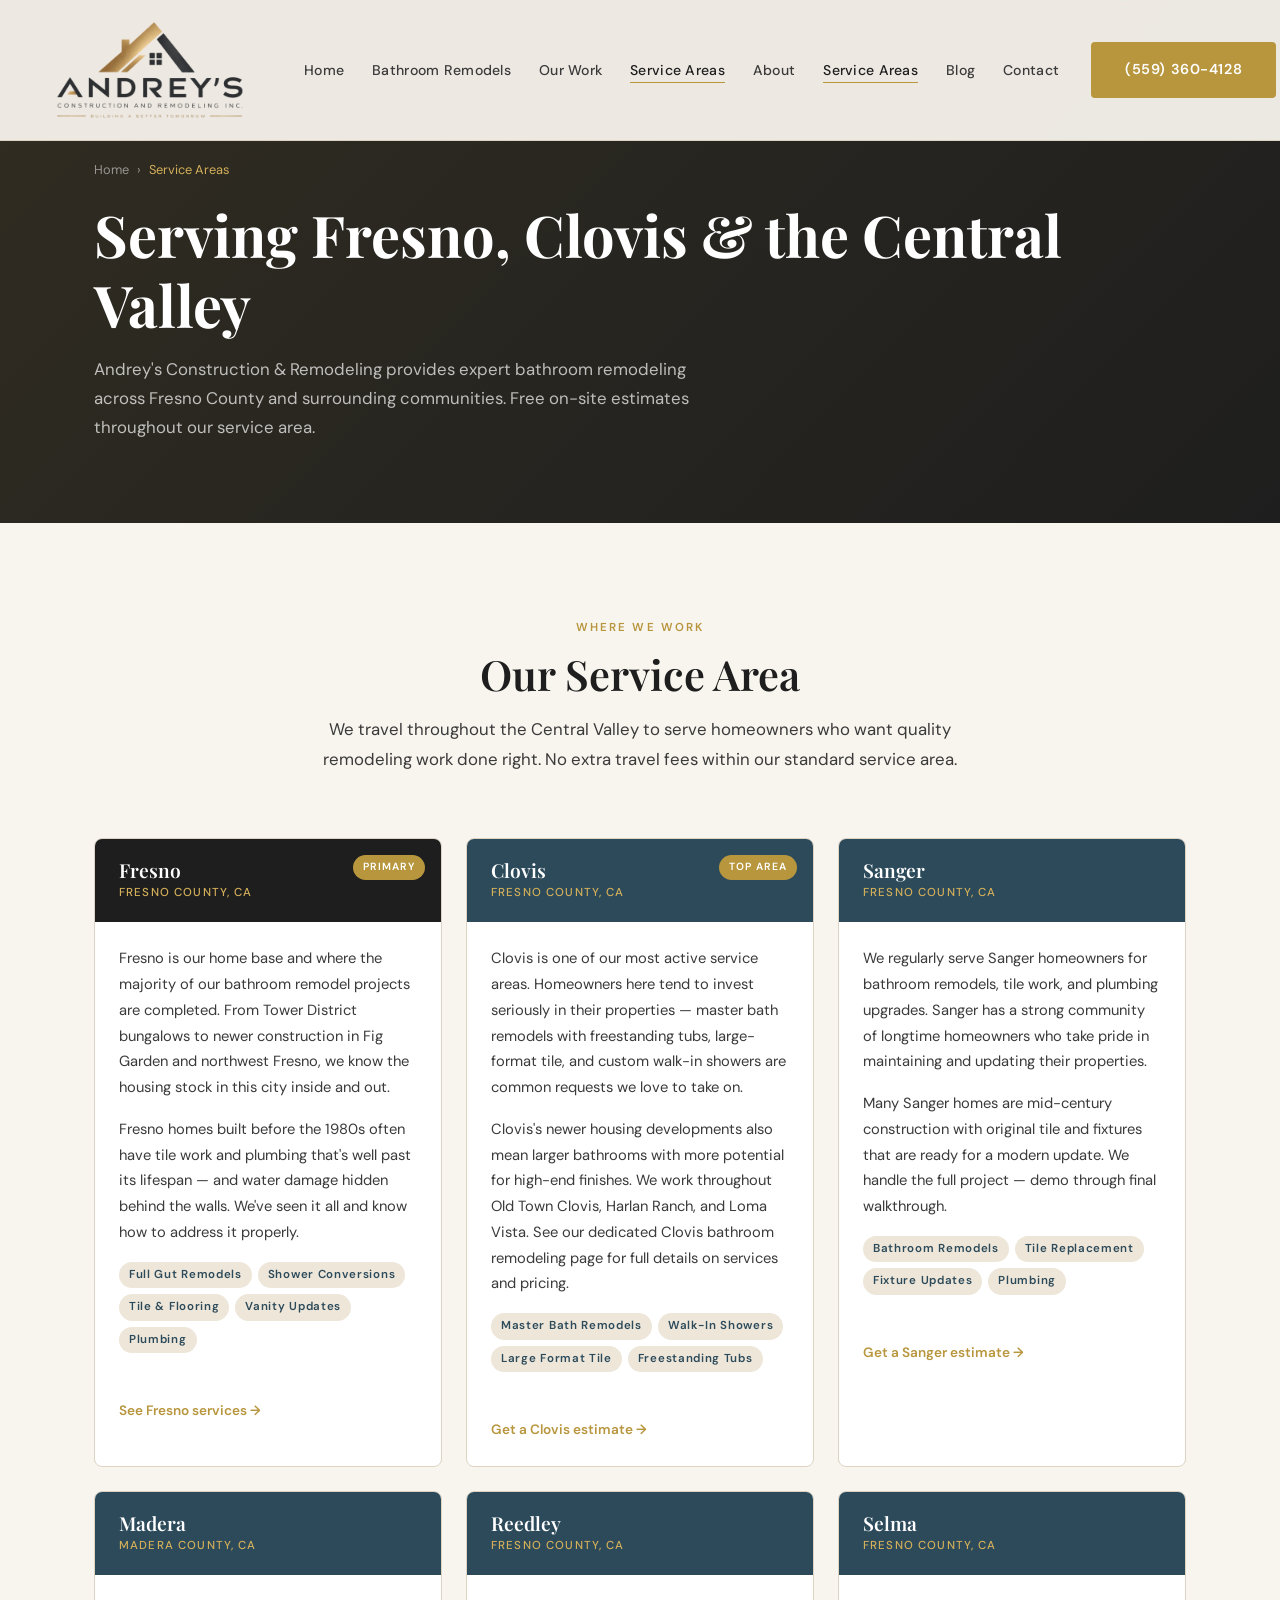
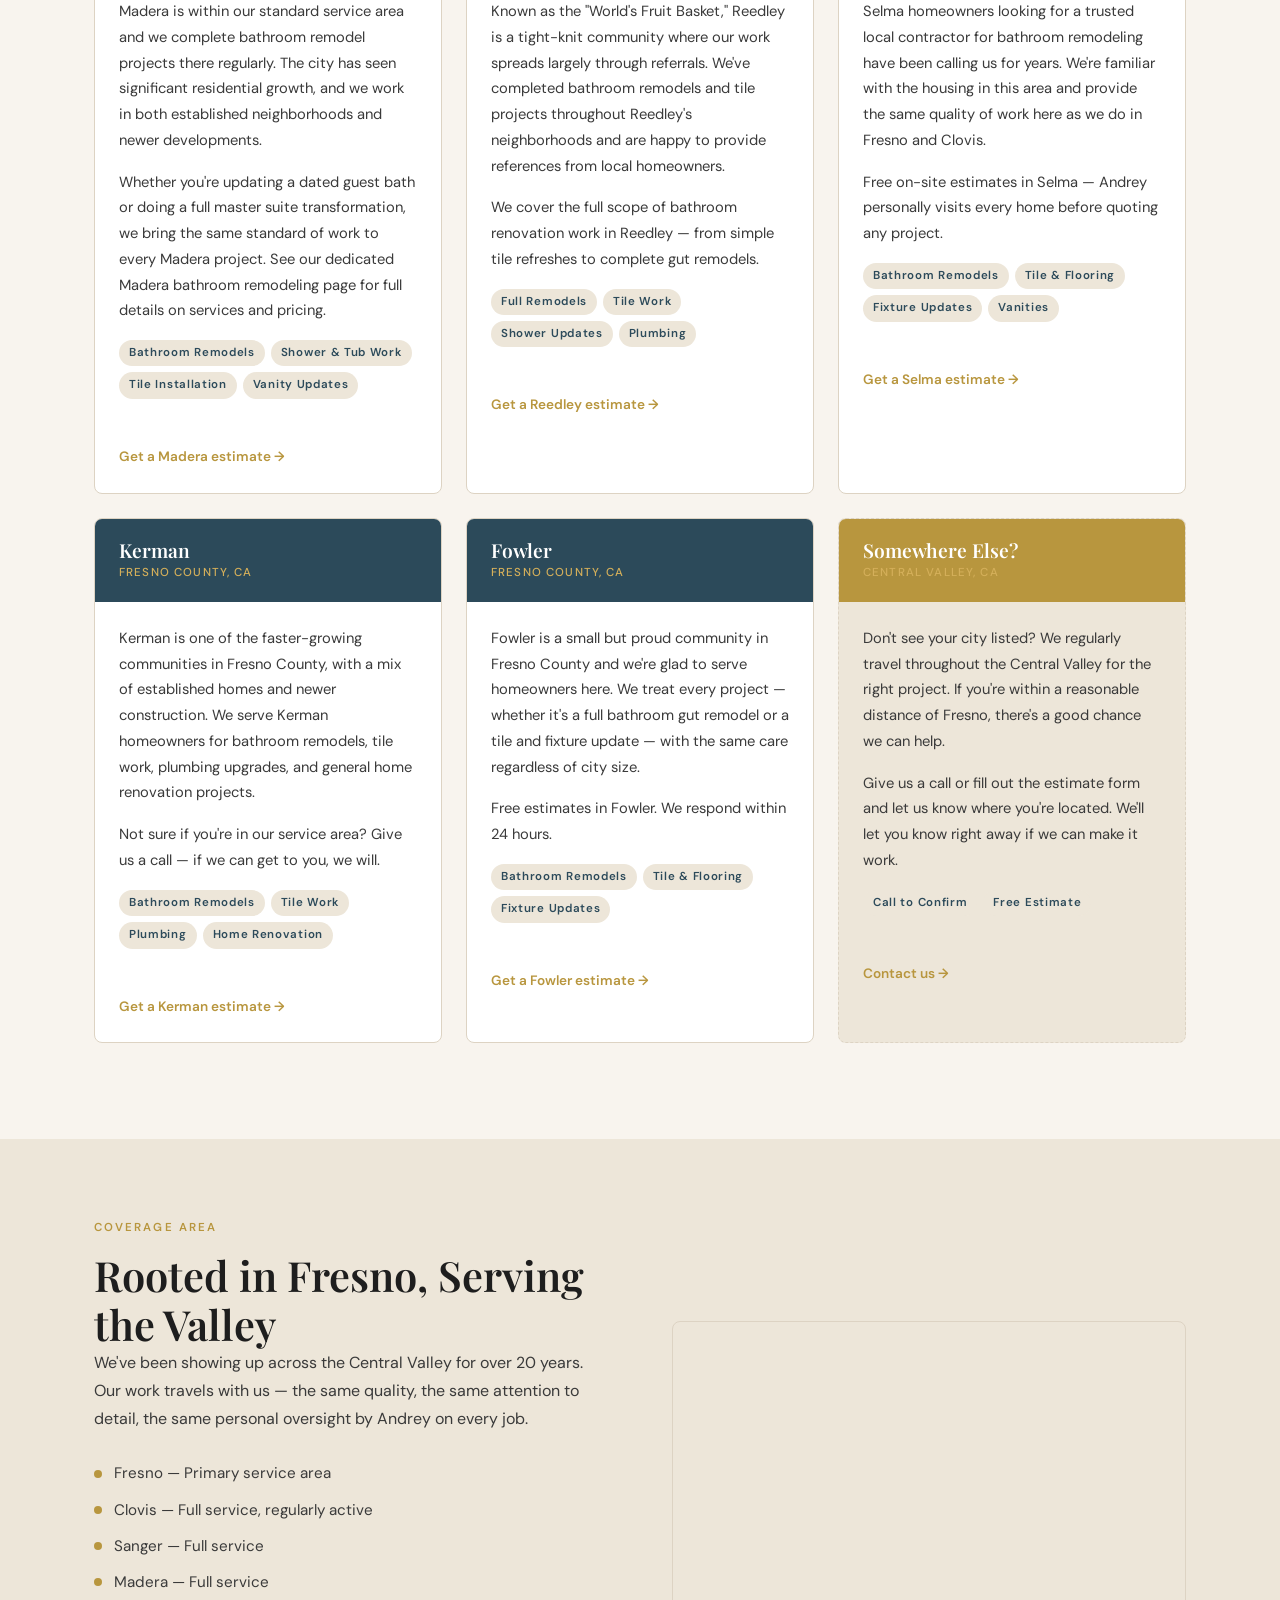
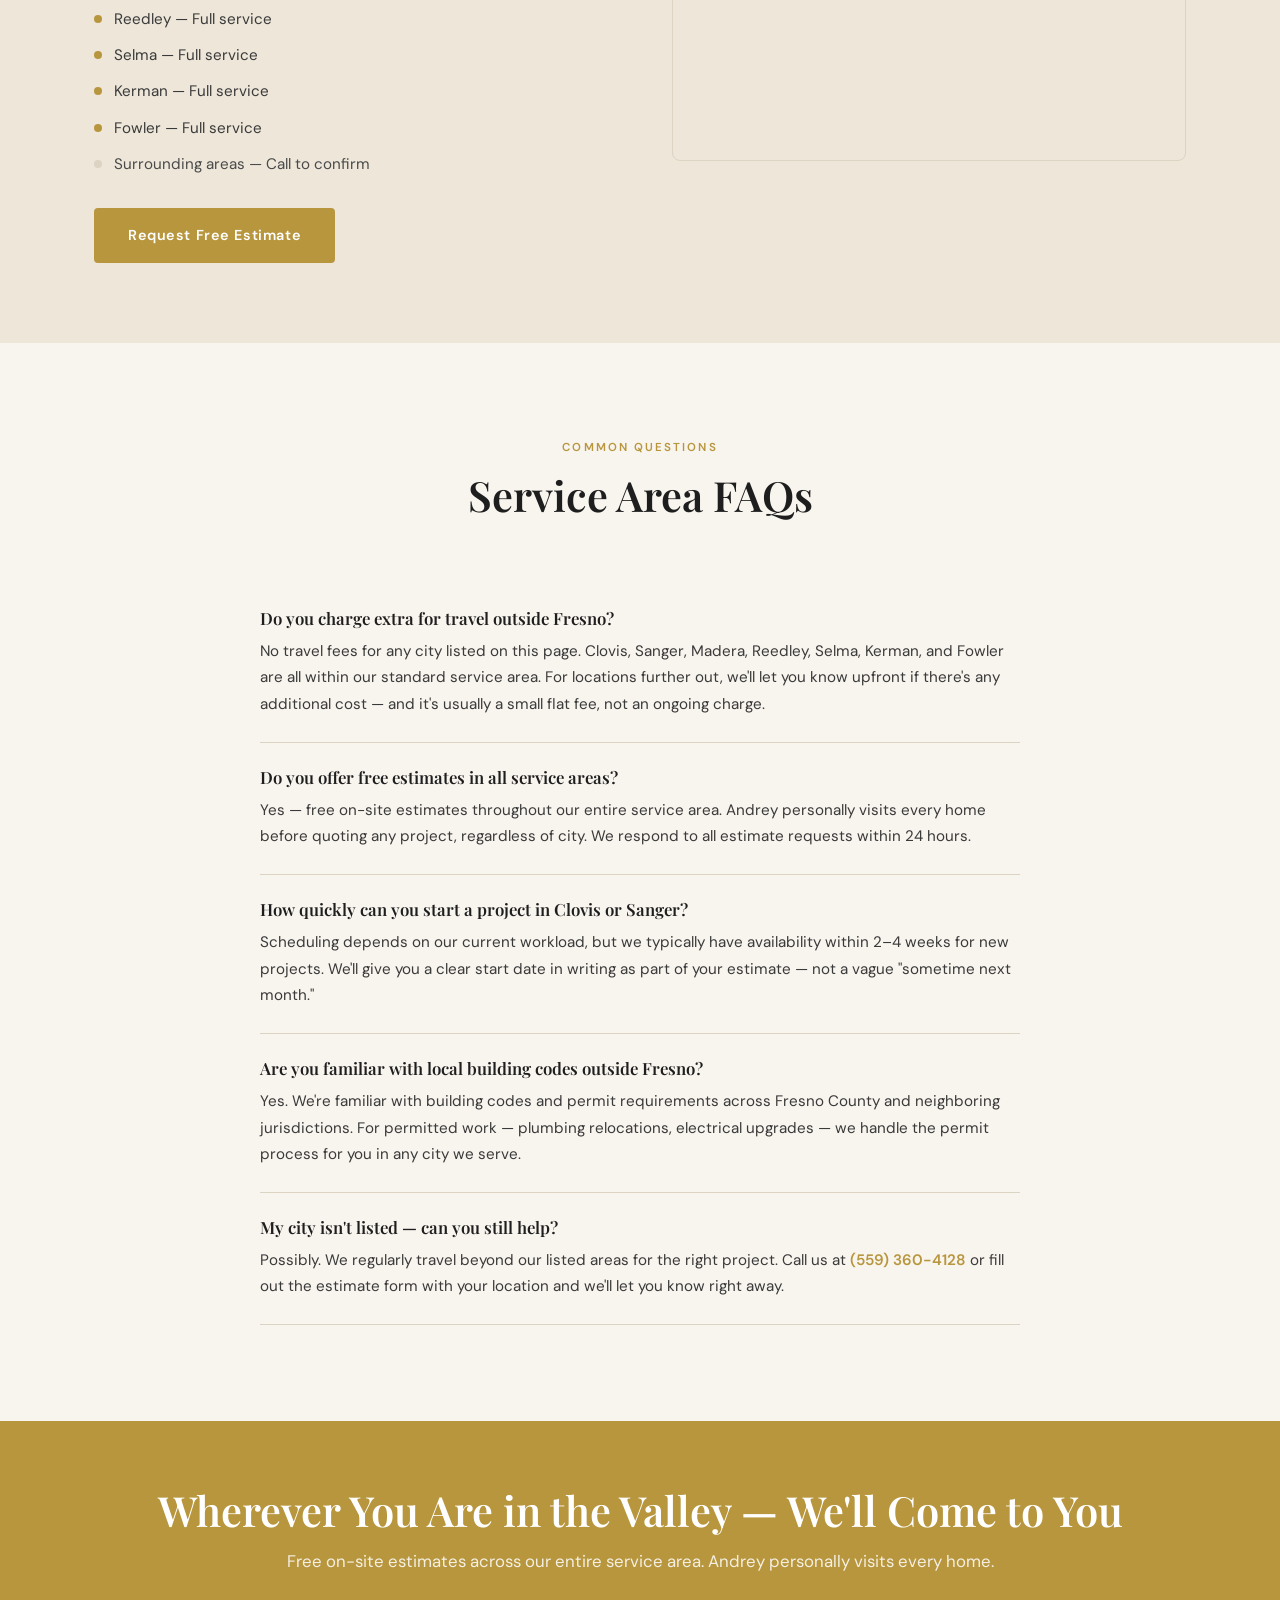
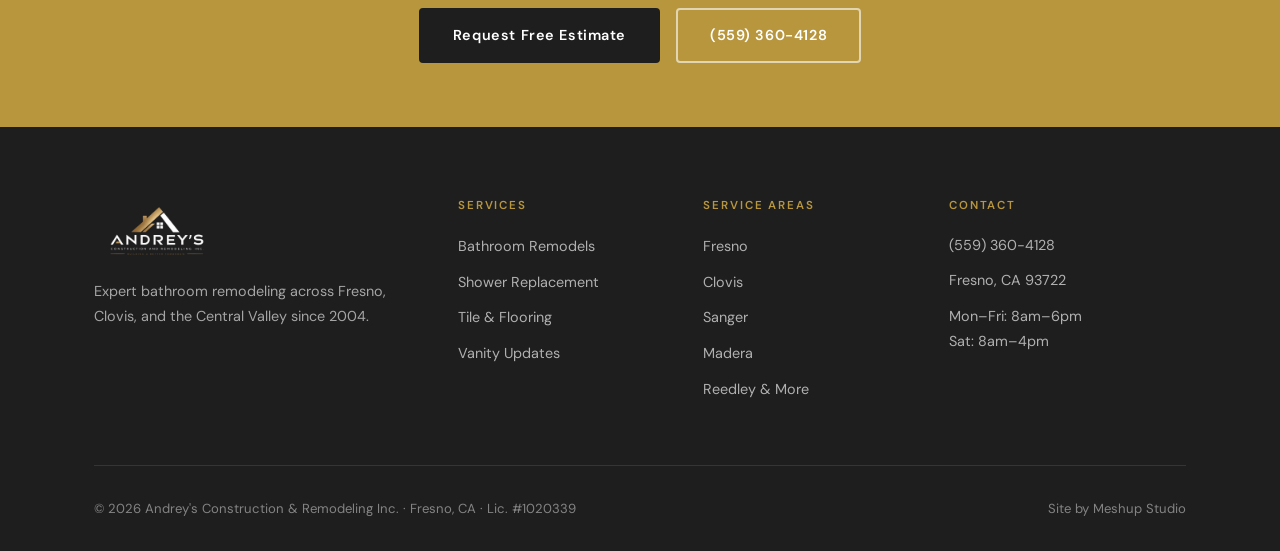
<file: service-areas.html>
<!DOCTYPE html>
<html lang="en">
<head>
  <meta charset="UTF-8">
  <meta name="viewport" content="width=device-width, initial-scale=1.0">
  <!-- Google tag (gtag.js) -->
  <script async src="https://www.googletagmanager.com/gtag/js?id=G-LNWTT6NS5E"></script>
  <script>
    window.dataLayer = window.dataLayer || [];
    function gtag(){dataLayer.push(arguments);}
    gtag('js', new Date());
    gtag('config', 'G-LNWTT6NS5E');
  </script>
  <title>Service Areas | Bathroom Remodeling Fresno, Clovis & Central Valley CA</title>
  <meta name="description" content="Andrey's Construction & Remodeling serves Fresno, Clovis, Sanger, Madera and surrounding Central Valley communities. Free on-site estimates. (559) 360-4128.">
  <meta name="robots" content="index, follow">
  <link rel="canonical" href="https://andreyhandyman.com/service-areas.html">
  <meta property="og:title" content="Service Areas | Bathroom Remodeling Across the Central Valley">
  <meta property="og:description" content="Andrey's Construction serves Fresno, Clovis, Sanger, Madera and surrounding Central Valley communities. Free estimates. (559) 360-4128.">
  <meta property="og:type" content="website">
  <meta property="og:url" content="https://andreyhandyman.com/service-areas.html">
  <meta property="og:image" content="https://andreyhandyman.com/images/bathroom-reno-1.jpg">

  <!-- Twitter Card -->
  <meta name="twitter:card" content="summary_large_image">
  <meta name="twitter:title" content="Service Areas | Bathroom Remodeling Across the Central Valley">
  <meta name="twitter:description" content="Andrey's Construction serves Fresno, Clovis, Sanger, Madera and surrounding Central Valley communities. Free estimates.">
  <meta name="twitter:image" content="https://andreyhandyman.com/images/bathroom-reno-1.jpg">

  <!-- BreadcrumbList Schema -->
  <script type="application/ld+json">
  {
    "@context": "https://schema.org",
    "@type": "BreadcrumbList",
    "itemListElement": [
      { "@type": "ListItem", "position": 1, "name": "Home", "item": "https://andreyhandyman.com/" },
      { "@type": "ListItem", "position": 2, "name": "Service Areas", "item": "https://andreyhandyman.com/service-areas.html" }
    ]
  }
  </script>

  <link rel="icon" type="image/png" href="/favicon.png">
  <link rel="apple-touch-icon" href="/images/logo/favicon-192.png">
  <link rel="preconnect" href="https://fonts.googleapis.com">
  <link rel="preconnect" href="https://fonts.gstatic.com" crossorigin>
  <link rel="preload" href="https://fonts.googleapis.com/css2?family=Playfair+Display:ital,wght@0,600;0,700;1,400&family=DM+Sans:wght@400;500;600&display=swap" as="style" onload="this.onload=null;this.rel='stylesheet'">
  <noscript><link rel="stylesheet" href="https://fonts.googleapis.com/css2?family=Playfair+Display:ital,wght@0,600;0,700;1,400&family=DM+Sans:wght@400;500;600&display=swap"></noscript>
  <link rel="stylesheet" href="css/style.css">
  <style>
    .areas-grid {
      display: grid;
      grid-template-columns: repeat(3, 1fr);
      gap: 24px;
      margin-top: 56px;
    }
    .area-card {
      background: var(--white);
      border: 1px solid var(--border);
      border-radius: var(--radius-md);
      overflow: hidden;
      transition: box-shadow 0.2s, transform 0.2s;
    }
    .area-card:hover {
      box-shadow: var(--shadow-md);
      transform: translateY(-2px);
    }
    .area-card-header {
      background: var(--tile);
      padding: 20px 24px;
      position: relative;
    }
    .area-card-header.primary { background: var(--charcoal); }
    .area-card-header h3 {
      color: var(--white);
      font-size: 1.2rem;
      margin-bottom: 2px;
    }
    .area-card-header .area-sub {
      font-size: 0.72rem;
      font-weight: 500;
      letter-spacing: 0.1em;
      text-transform: uppercase;
      color: var(--gold-light);
      font-family: var(--font-sans);
    }
    .area-card-header .area-badge {
      position: absolute;
      top: 16px;
      right: 16px;
      background: var(--gold);
      color: var(--white);
      font-size: 0.65rem;
      font-weight: 600;
      letter-spacing: 0.1em;
      text-transform: uppercase;
      padding: 4px 10px;
      border-radius: 20px;
      font-family: var(--font-sans);
    }
    .area-card-body { padding: 24px; }
    .area-card-body p {
      font-size: 0.92rem;
      color: var(--charcoal-md);
      margin-bottom: 16px;
      line-height: 1.75;
    }
    .area-services {
      display: flex;
      flex-wrap: wrap;
      gap: 6px;
      margin-bottom: 20px;
    }
    .area-service-tag {
      font-size: 0.72rem;
      font-weight: 600;
      letter-spacing: 0.06em;
      color: var(--tile);
      background: var(--cream-dark);
      padding: 4px 10px;
      border-radius: 20px;
      font-family: var(--font-sans);
    }
    .area-card-footer {
      padding: 0 24px 24px;
    }
    .area-link {
      display: inline-flex;
      align-items: center;
      gap: 6px;
      font-size: 0.85rem;
      font-weight: 600;
      color: var(--gold);
      font-family: var(--font-sans);
      transition: gap 0.2s;
    }
    .area-link:hover { gap: 10px; }

    /* Map section */
    .map-section { background: var(--cream-dark); padding: 80px 0; }
    .map-content { display: grid; grid-template-columns: 1fr 1fr; gap: 64px; align-items: center; }
    .map-embed-lg { width: 100%; height: 440px; border-radius: var(--radius-md); overflow: hidden; border: 1px solid var(--border); }
    .map-embed-lg iframe { width: 100%; height: 100%; border: none; }
    .coverage-list { display: flex; flex-direction: column; gap: 12px; margin-top: 24px; }
    .coverage-item { display: flex; align-items: center; gap: 12px; font-size: 0.95rem; color: var(--charcoal-md); font-family: var(--font-sans); }
    .coverage-dot { width: 8px; height: 8px; border-radius: 50%; background: var(--gold); flex-shrink: 0; }

    /* FAQ */
    .faq-simple { max-width: 760px; margin: 0 auto; }
    .faq-simple .faq-item { border-bottom: 1px solid var(--border); padding: 24px 0; }
    .faq-simple .faq-item h3 { font-size: 1.05rem; color: var(--charcoal); margin-bottom: 10px; }
    .faq-simple .faq-item p { font-size: 0.95rem; margin-bottom: 0; }

    @media (max-width: 1024px) {
      .areas-grid { grid-template-columns: repeat(2, 1fr); }
      .map-content { grid-template-columns: 1fr; }
      .map-embed-lg { height: 320px; }
    }
    @media (max-width: 640px) {
      .areas-grid { grid-template-columns: 1fr; }
    }
  </style>

  <script type="application/ld+json">
  {
    "@context": "https://schema.org",
    "@type": "HomeAndConstructionBusiness",
    "@id": "https://andreyhandyman.com/#business"
  }
  </script>
</head>
<body>

<nav class="site-nav">
  <div class="container">
    <div class="nav-inner">
      <a href="/" class="nav-logo" aria-label="Andrey's Construction home">
        <img src="/images/logo/logo-light.png" alt="Andrey's Construction &amp; Remodeling Inc." width="256" height="128">
      </a>
      <ul class="nav-links">
        <li><a href="/">Home</a></li>
        <li><a href="/bathroom-remodel-fresno.html">Bathroom Remodels</a></li>
        <li><a href="/our-work.html">Our Work</a></li>
        <li><a href="/service-areas.html">Service Areas</a></li>
        <li><a href="/about.html">About</a></li>
        <li><a href="/service-areas.html" class="active">Service Areas</a></li>
        <li><a href="/blog.html">Blog</a></li>
        <li><a href="/contact.html">Contact</a></li>
      </ul>
      <a href="tel:5593604128" class="btn btn-primary nav-cta">(559) 360-4128</a>
      <button class="nav-hamburger" aria-label="Toggle menu" aria-expanded="false"><span></span><span></span><span></span></button>
    </div>
  </div>
</nav>
<nav class="mobile-nav">
  <a href="/">Home</a>
  <a href="/bathroom-remodel-fresno.html">Bathroom Remodels</a>
  <a href="/our-work.html">Our Work</a>
  <a href="/about.html">About</a>
  <a href="/service-areas.html">Service Areas</a>
  <a href="/blog.html">Blog</a>
  <a href="/contact.html">Contact</a>
  <a href="tel:5593604128" class="btn btn-primary">(559) 360-4128</a>
</nav>

<!-- PAGE HERO -->
<section class="page-hero">
  <div class="container">
    <div class="page-hero-content">
      <nav class="breadcrumb" aria-label="Breadcrumb">
        <a href="/">Home</a> › <span>Service Areas</span>
      </nav>
      <h1>Serving Fresno, Clovis &amp; the Central Valley</h1>
      <p>Andrey's Construction & Remodeling provides expert bathroom remodeling across Fresno County and surrounding communities. Free on-site estimates throughout our service area.</p>
    </div>
  </div>
</section>

<!-- AREAS GRID -->
<section class="section">
  <div class="container">
    <div class="section-header">
      <span class="eyebrow">Where We Work</span>
      <h2>Our Service Area</h2>
      <p>We travel throughout the Central Valley to serve homeowners who want quality remodeling work done right. No extra travel fees within our standard service area.</p>
    </div>

    <div class="areas-grid">

      <!-- Fresno -->
      <div class="area-card">
        <div class="area-card-header primary">
          <div class="area-badge">Primary</div>
          <h3>Fresno</h3>
          <div class="area-sub">Fresno County, CA</div>
        </div>
        <div class="area-card-body">
          <p>Fresno is our home base and where the majority of our bathroom remodel projects are completed. From Tower District bungalows to newer construction in Fig Garden and northwest Fresno, we know the housing stock in this city inside and out.</p>
          <p>Fresno homes built before the 1980s often have tile work and plumbing that's well past its lifespan — and water damage hidden behind the walls. We've seen it all and know how to address it properly.</p>
          <div class="area-services">
            <span class="area-service-tag">Full Gut Remodels</span>
            <span class="area-service-tag">Shower Conversions</span>
            <span class="area-service-tag">Tile & Flooring</span>
            <span class="area-service-tag">Vanity Updates</span>
            <span class="area-service-tag">Plumbing</span>
          </div>
        </div>
        <div class="area-card-footer">
          <a href="/bathroom-remodel-fresno.html" class="area-link">See Fresno services →</a>
        </div>
      </div>

      <!-- Clovis -->
      <div class="area-card" id="clovis">
        <div class="area-card-header">
          <div class="area-badge">Top Area</div>
          <h3>Clovis</h3>
          <div class="area-sub">Fresno County, CA</div>
        </div>
        <div class="area-card-body">
          <p>Clovis is one of our most active service areas. Homeowners here tend to invest seriously in their properties — master bath remodels with freestanding tubs, large-format tile, and custom walk-in showers are common requests we love to take on.</p>
          <p>Clovis's newer housing developments also mean larger bathrooms with more potential for high-end finishes. We work throughout Old Town Clovis, Harlan Ranch, and Loma Vista. See our <a href="/bathroom-remodel-clovis.html">dedicated Clovis bathroom remodeling page</a> for full details on services and pricing.</p>
          <div class="area-services">
            <span class="area-service-tag">Master Bath Remodels</span>
            <span class="area-service-tag">Walk-In Showers</span>
            <span class="area-service-tag">Large Format Tile</span>
            <span class="area-service-tag">Freestanding Tubs</span>
          </div>
        </div>
        <div class="area-card-footer">
          <a href="/contact.html" class="area-link">Get a Clovis estimate →</a>
        </div>
      </div>

      <!-- Sanger -->
      <div class="area-card" id="sanger">
        <div class="area-card-header">
          <h3>Sanger</h3>
          <div class="area-sub">Fresno County, CA</div>
        </div>
        <div class="area-card-body">
          <p>We regularly serve Sanger homeowners for bathroom remodels, tile work, and plumbing upgrades. Sanger has a strong community of longtime homeowners who take pride in maintaining and updating their properties.</p>
          <p>Many Sanger homes are mid-century construction with original tile and fixtures that are ready for a modern update. We handle the full project — demo through final walkthrough.</p>
          <div class="area-services">
            <span class="area-service-tag">Bathroom Remodels</span>
            <span class="area-service-tag">Tile Replacement</span>
            <span class="area-service-tag">Fixture Updates</span>
            <span class="area-service-tag">Plumbing</span>
          </div>
        </div>
        <div class="area-card-footer">
          <a href="/contact.html" class="area-link">Get a Sanger estimate →</a>
        </div>
      </div>

      <!-- Madera -->
      <div class="area-card" id="madera">
        <div class="area-card-header">
          <h3>Madera</h3>
          <div class="area-sub">Madera County, CA</div>
        </div>
        <div class="area-card-body">
          <p>Madera is within our standard service area and we complete bathroom remodel projects there regularly. The city has seen significant residential growth, and we work in both established neighborhoods and newer developments.</p>
          <p>Whether you're updating a dated guest bath or doing a full master suite transformation, we bring the same standard of work to every Madera project. See our <a href="/bathroom-remodel-madera.html">dedicated Madera bathroom remodeling page</a> for full details on services and pricing.</p>
          <div class="area-services">
            <span class="area-service-tag">Bathroom Remodels</span>
            <span class="area-service-tag">Shower & Tub Work</span>
            <span class="area-service-tag">Tile Installation</span>
            <span class="area-service-tag">Vanity Updates</span>
          </div>
        </div>
        <div class="area-card-footer">
          <a href="/contact.html" class="area-link">Get a Madera estimate →</a>
        </div>
      </div>

      <!-- Reedley -->
      <div class="area-card" id="reedley">
        <div class="area-card-header">
          <h3>Reedley</h3>
          <div class="area-sub">Fresno County, CA</div>
        </div>
        <div class="area-card-body">
          <p>Known as the "World's Fruit Basket," Reedley is a tight-knit community where our work spreads largely through referrals. We've completed bathroom remodels and tile projects throughout Reedley's neighborhoods and are happy to provide references from local homeowners.</p>
          <p>We cover the full scope of bathroom renovation work in Reedley — from simple tile refreshes to complete gut remodels.</p>
          <div class="area-services">
            <span class="area-service-tag">Full Remodels</span>
            <span class="area-service-tag">Tile Work</span>
            <span class="area-service-tag">Shower Updates</span>
            <span class="area-service-tag">Plumbing</span>
          </div>
        </div>
        <div class="area-card-footer">
          <a href="/contact.html" class="area-link">Get a Reedley estimate →</a>
        </div>
      </div>

      <!-- Selma -->
      <div class="area-card">
        <div class="area-card-header">
          <h3>Selma</h3>
          <div class="area-sub">Fresno County, CA</div>
        </div>
        <div class="area-card-body">
          <p>Selma homeowners looking for a trusted local contractor for bathroom remodeling have been calling us for years. We're familiar with the housing in this area and provide the same quality of work here as we do in Fresno and Clovis.</p>
          <p>Free on-site estimates in Selma — Andrey personally visits every home before quoting any project.</p>
          <div class="area-services">
            <span class="area-service-tag">Bathroom Remodels</span>
            <span class="area-service-tag">Tile & Flooring</span>
            <span class="area-service-tag">Fixture Updates</span>
            <span class="area-service-tag">Vanities</span>
          </div>
        </div>
        <div class="area-card-footer">
          <a href="/contact.html" class="area-link">Get a Selma estimate →</a>
        </div>
      </div>

      <!-- Kerman -->
      <div class="area-card">
        <div class="area-card-header">
          <h3>Kerman</h3>
          <div class="area-sub">Fresno County, CA</div>
        </div>
        <div class="area-card-body">
          <p>Kerman is one of the faster-growing communities in Fresno County, with a mix of established homes and newer construction. We serve Kerman homeowners for bathroom remodels, tile work, plumbing upgrades, and general home renovation projects.</p>
          <p>Not sure if you're in our service area? Give us a call — if we can get to you, we will.</p>
          <div class="area-services">
            <span class="area-service-tag">Bathroom Remodels</span>
            <span class="area-service-tag">Tile Work</span>
            <span class="area-service-tag">Plumbing</span>
            <span class="area-service-tag">Home Renovation</span>
          </div>
        </div>
        <div class="area-card-footer">
          <a href="/contact.html" class="area-link">Get a Kerman estimate →</a>
        </div>
      </div>

      <!-- Fowler -->
      <div class="area-card">
        <div class="area-card-header">
          <h3>Fowler</h3>
          <div class="area-sub">Fresno County, CA</div>
        </div>
        <div class="area-card-body">
          <p>Fowler is a small but proud community in Fresno County and we're glad to serve homeowners here. We treat every project — whether it's a full bathroom gut remodel or a tile and fixture update — with the same care regardless of city size.</p>
          <p>Free estimates in Fowler. We respond within 24 hours.</p>
          <div class="area-services">
            <span class="area-service-tag">Bathroom Remodels</span>
            <span class="area-service-tag">Tile & Flooring</span>
            <span class="area-service-tag">Fixture Updates</span>
          </div>
        </div>
        <div class="area-card-footer">
          <a href="/contact.html" class="area-link">Get a Fowler estimate →</a>
        </div>
      </div>

      <!-- Not on the list? -->
      <div class="area-card" style="background:var(--cream-dark);border-style:dashed;">
        <div class="area-card-header" style="background:var(--gold);">
          <h3>Somewhere Else?</h3>
          <div class="area-sub">Central Valley, CA</div>
        </div>
        <div class="area-card-body">
          <p>Don't see your city listed? We regularly travel throughout the Central Valley for the right project. If you're within a reasonable distance of Fresno, there's a good chance we can help.</p>
          <p>Give us a call or fill out the estimate form and let us know where you're located. We'll let you know right away if we can make it work.</p>
          <div class="area-services">
            <span class="area-service-tag">Call to Confirm</span>
            <span class="area-service-tag">Free Estimate</span>
          </div>
        </div>
        <div class="area-card-footer">
          <a href="/contact.html" class="area-link">Contact us →</a>
        </div>
      </div>

    </div>
  </div>
</section>

<!-- MAP + COVERAGE LIST -->
<section class="map-section">
  <div class="container">
    <div class="map-content">
      <div>
        <span class="eyebrow">Coverage Area</span>
        <h2>Rooted in Fresno, Serving the Valley</h2>
        <p style="margin-bottom:28px;">We've been showing up across the Central Valley for over 20 years. Our work travels with us — the same quality, the same attention to detail, the same personal oversight by Andrey on every job.</p>
        <div class="coverage-list">
          <div class="coverage-item"><div class="coverage-dot"></div>Fresno — Primary service area</div>
          <div class="coverage-item"><div class="coverage-dot"></div>Clovis — Full service, regularly active</div>
          <div class="coverage-item"><div class="coverage-dot"></div>Sanger — Full service</div>
          <div class="coverage-item"><div class="coverage-dot"></div>Madera — Full service</div>
          <div class="coverage-item"><div class="coverage-dot"></div>Reedley — Full service</div>
          <div class="coverage-item"><div class="coverage-dot"></div>Selma — Full service</div>
          <div class="coverage-item"><div class="coverage-dot"></div>Kerman — Full service</div>
          <div class="coverage-item"><div class="coverage-dot"></div>Fowler — Full service</div>
          <div class="coverage-item" style="color:var(--charcoal-lt);">
            <div class="coverage-dot" style="background:var(--border);"></div>
            Surrounding areas — Call to confirm
          </div>
        </div>
        <a href="/contact.html" class="btn btn-primary" style="margin-top:32px;">Request Free Estimate</a>
      </div>
      <div class="map-embed-lg">
        <iframe
          src="https://www.google.com/maps/embed?pb=!1m18!1m12!1m3!1d404486.5!2d-119.9018!3d36.7378!2m3!1f0!2f0!3f0!3m2!1i1024!2i768!4f13.1!3m3!1m2!1s0x80945ced16a9f8af%3A0x9f36e4f2a16299cd!2sFresno%20County%2C%20CA!5e0!3m2!1sen!2sus!4v1700000000000!5m2!1sen!2sus"
          title="Andrey's Construction service area — Fresno County and Central Valley CA"
          allowfullscreen=""
          loading="lazy"
          referrerpolicy="no-referrer-when-downgrade">
        </iframe>
      </div>
    </div>
  </div>
</section>

<!-- FAQ -->
<section class="section">
  <div class="container">
    <div class="section-header">
      <span class="eyebrow">Common Questions</span>
      <h2>Service Area FAQs</h2>
    </div>
    <div class="faq-simple">
      <div class="faq-item">
        <h3>Do you charge extra for travel outside Fresno?</h3>
        <p>No travel fees for any city listed on this page. Clovis, Sanger, Madera, Reedley, Selma, Kerman, and Fowler are all within our standard service area. For locations further out, we'll let you know upfront if there's any additional cost — and it's usually a small flat fee, not an ongoing charge.</p>
      </div>
      <div class="faq-item">
        <h3>Do you offer free estimates in all service areas?</h3>
        <p>Yes — free on-site estimates throughout our entire service area. Andrey personally visits every home before quoting any project, regardless of city. We respond to all estimate requests within 24 hours.</p>
      </div>
      <div class="faq-item">
        <h3>How quickly can you start a project in Clovis or Sanger?</h3>
        <p>Scheduling depends on our current workload, but we typically have availability within 2–4 weeks for new projects. We'll give you a clear start date in writing as part of your estimate — not a vague "sometime next month."</p>
      </div>
      <div class="faq-item">
        <h3>Are you familiar with local building codes outside Fresno?</h3>
        <p>Yes. We're familiar with building codes and permit requirements across Fresno County and neighboring jurisdictions. For permitted work — plumbing relocations, electrical upgrades — we handle the permit process for you in any city we serve.</p>
      </div>
      <div class="faq-item">
        <h3>My city isn't listed — can you still help?</h3>
        <p>Possibly. We regularly travel beyond our listed areas for the right project. Call us at <a href="tel:5593604128" style="color:var(--gold);font-weight:600;">(559) 360-4128</a> or fill out the estimate form with your location and we'll let you know right away.</p>
      </div>
    </div>
  </div>
</section>

<div class="cta-band">
  <div class="container">
    <h2>Wherever You Are in the Valley — We'll Come to You</h2>
    <p>Free on-site estimates across our entire service area. Andrey personally visits every home.</p>
    <div style="display:flex;gap:16px;justify-content:center;flex-wrap:wrap;">
      <a href="/contact.html" class="btn btn-dark">Request Free Estimate</a>
      <a href="tel:5593604128" class="btn btn-secondary">(559) 360-4128</a>
    </div>
  </div>
</div>

<footer class="site-footer">
  <div class="container">
    <div class="footer-grid">
      <div class="footer-brand">
        <img src="/images/logo/logo-dark.png" alt="Andrey's Construction &amp; Remodeling Inc." width="220" height="60" width="160" height="80" style="height:64px;width:auto;margin-bottom:16px;display:block;">
        <p>Expert bathroom remodeling across Fresno, Clovis, and the Central Valley since 2004.</p>
      </div>
      <div class="footer-col">
        <h4>Services</h4>
        <ul>
          <li><a href="/bathroom-remodel-fresno.html">Bathroom Remodels</a></li>
          <li><a href="/bathroom-remodel-fresno.html#shower">Shower Replacement</a></li>
          <li><a href="/bathroom-remodel-fresno.html#tile">Tile & Flooring</a></li>
          <li><a href="/bathroom-remodel-fresno.html#vanity">Vanity Updates</a></li>
        </ul>
      </div>
      <div class="footer-col">
        <h4>Service Areas</h4>
        <ul>
          <li><a href="/bathroom-remodel-fresno.html">Fresno</a></li>
          <li><a href="/service-areas.html#clovis">Clovis</a></li>
          <li><a href="/service-areas.html#sanger">Sanger</a></li>
          <li><a href="/service-areas.html#madera">Madera</a></li>
          <li><a href="/service-areas.html#reedley">Reedley & More</a></li>
        </ul>
      </div>
      <div class="footer-col">
        <h4>Contact</h4>
        <p class="footer-contact-item"><a href="tel:5593604128">(559) 360-4128</a></p>
        <p class="footer-contact-item">Fresno, CA 93722</p>
        <p class="footer-contact-item">Mon–Fri: 8am–6pm<br>Sat: 8am–4pm</p>
      </div>
    </div>
    <div class="footer-bottom">
      <span>© 2026 Andrey's Construction & Remodeling Inc. · Fresno, CA · Lic. #1020339</span>
      <span>Site by <a href="https://meshupstudio.com" target="_blank" rel="noopener noreferrer">Meshup Studio</a></span>
    </div>
  </div>
</footer>
<script src="js/main.js" defer></script>
</body>
</html>
</file>
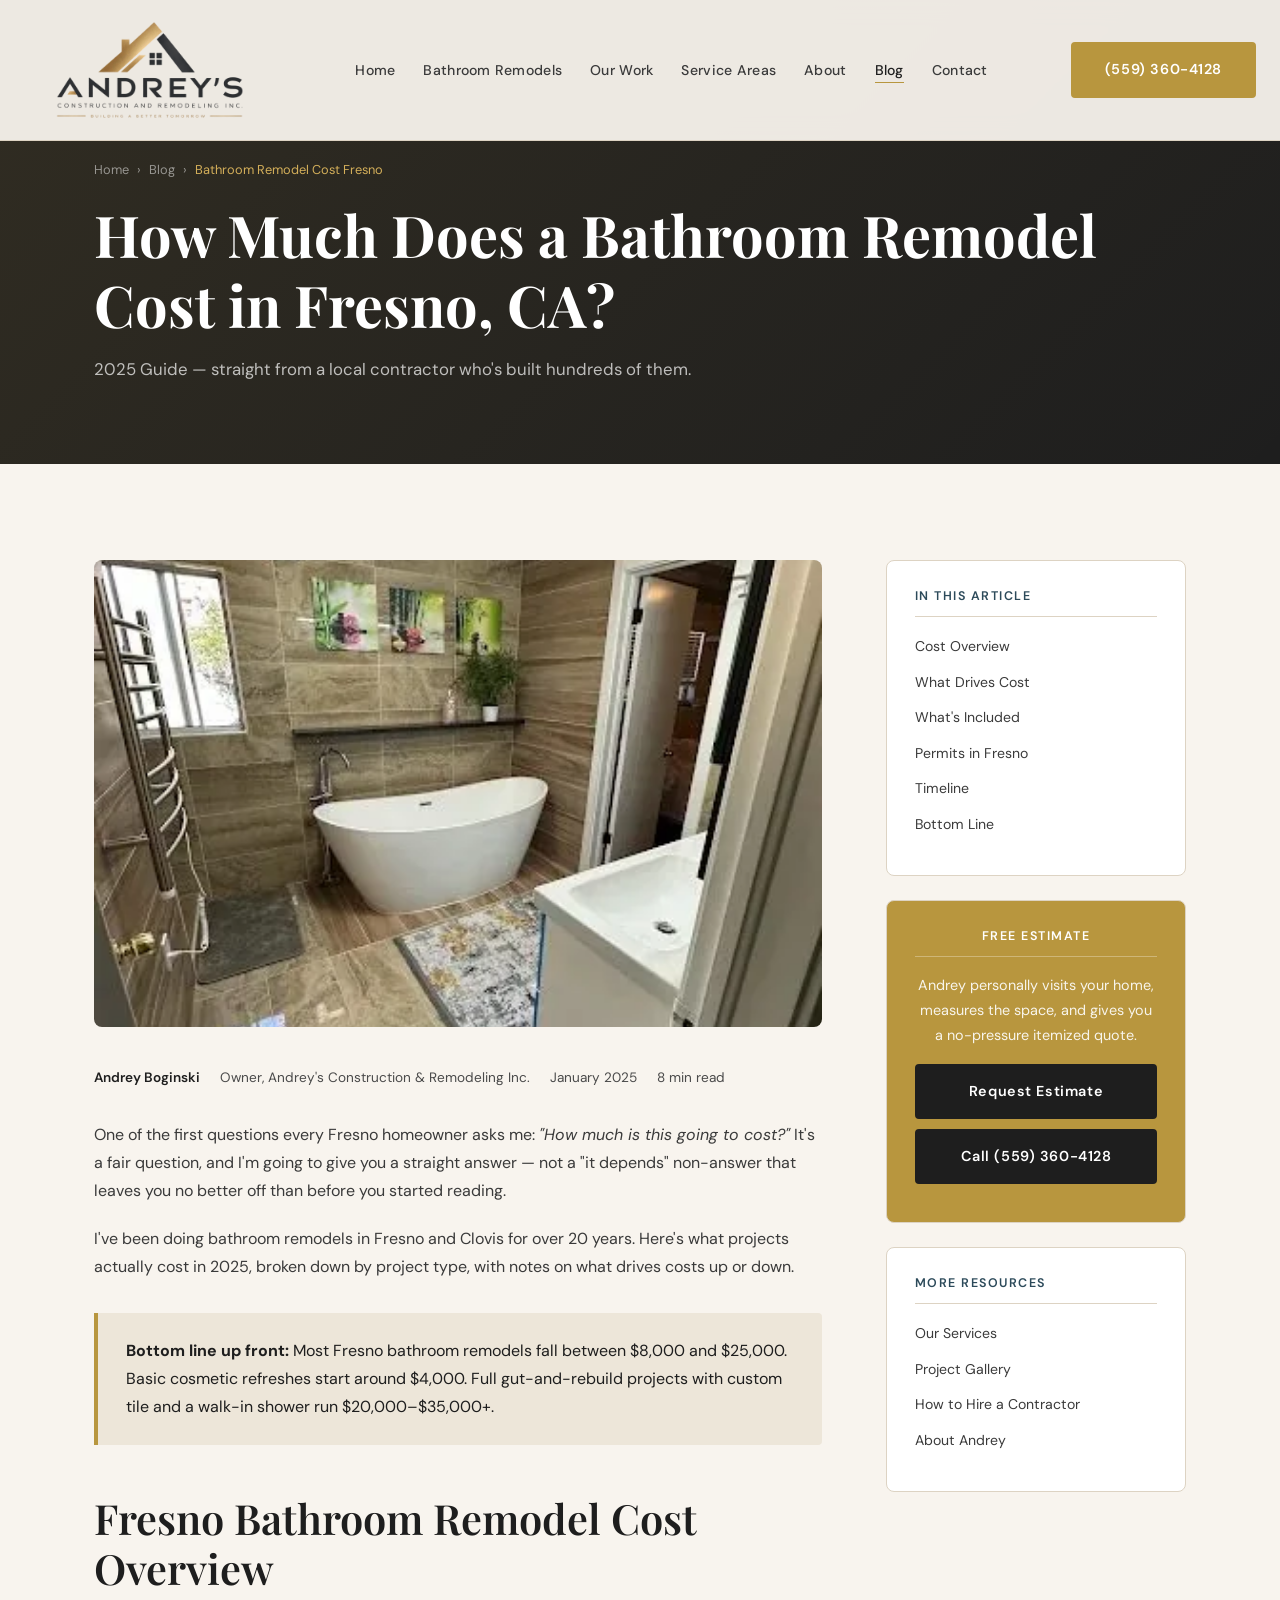
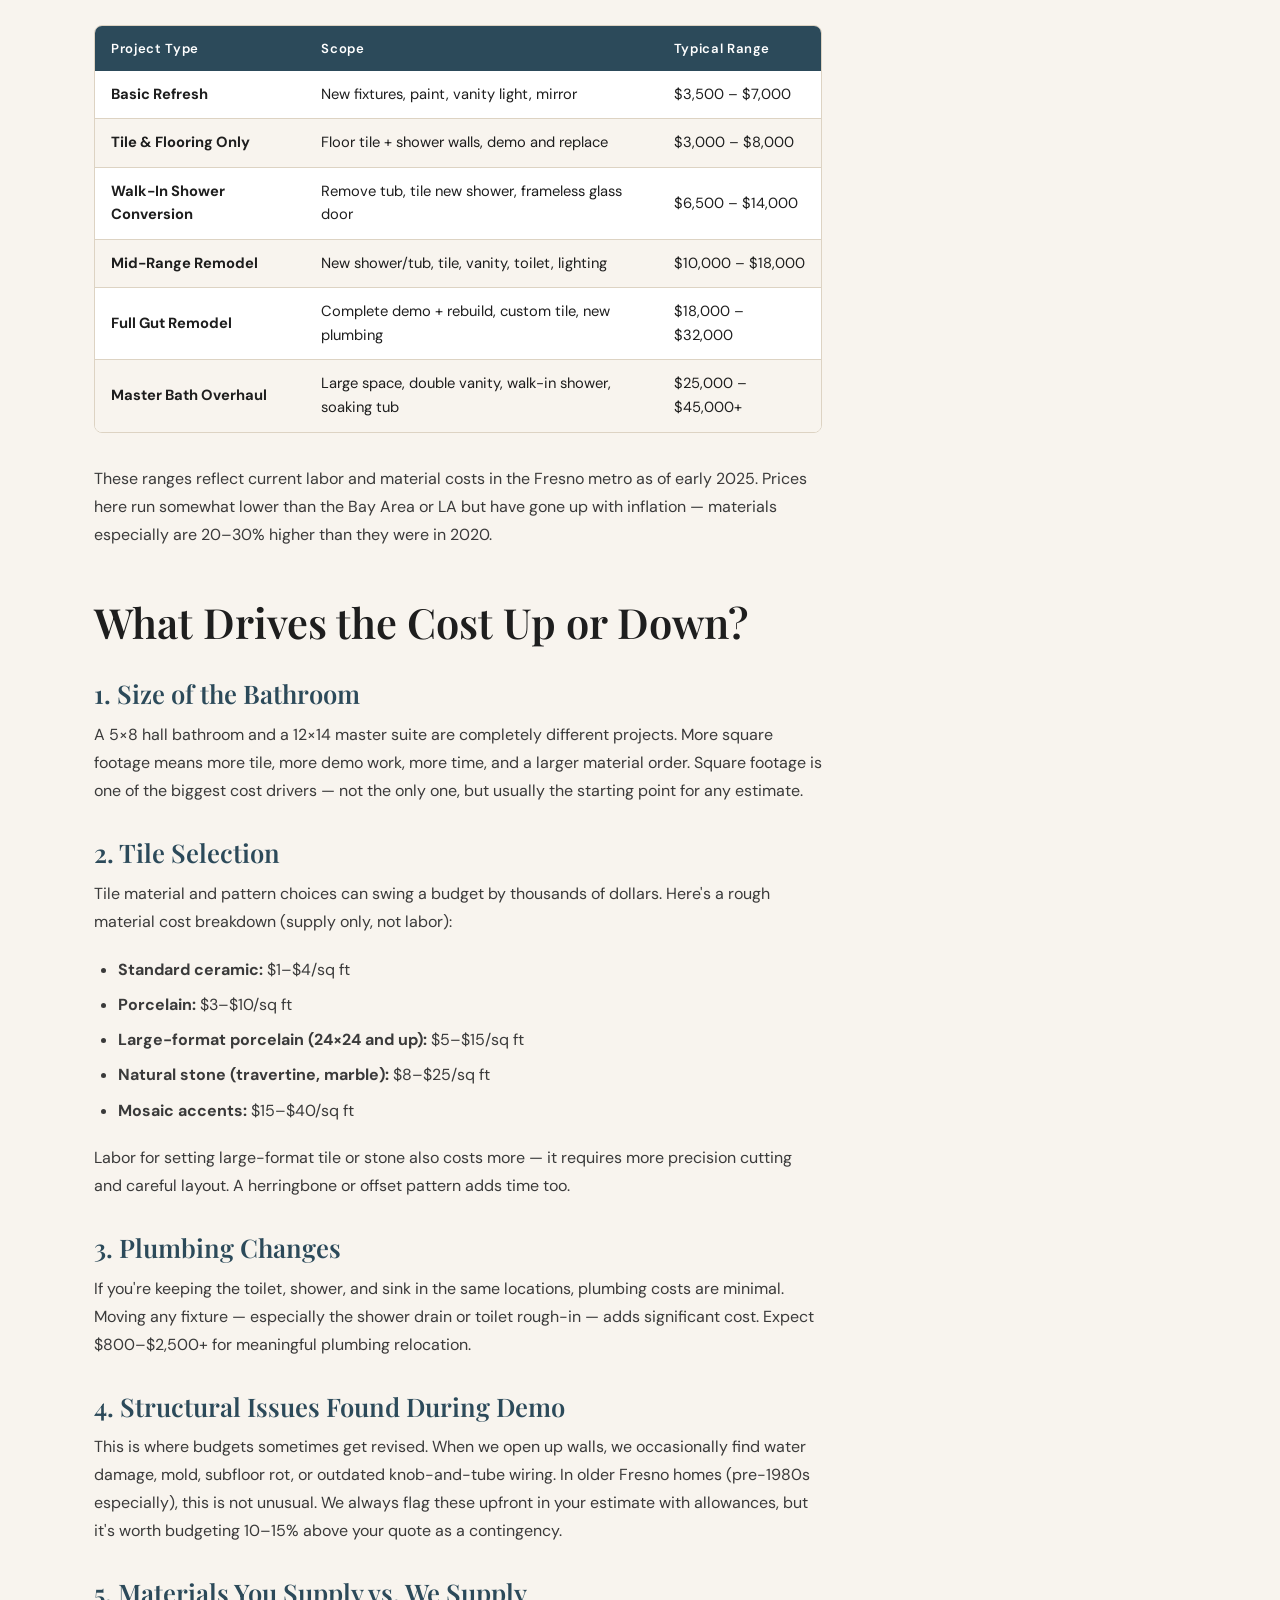
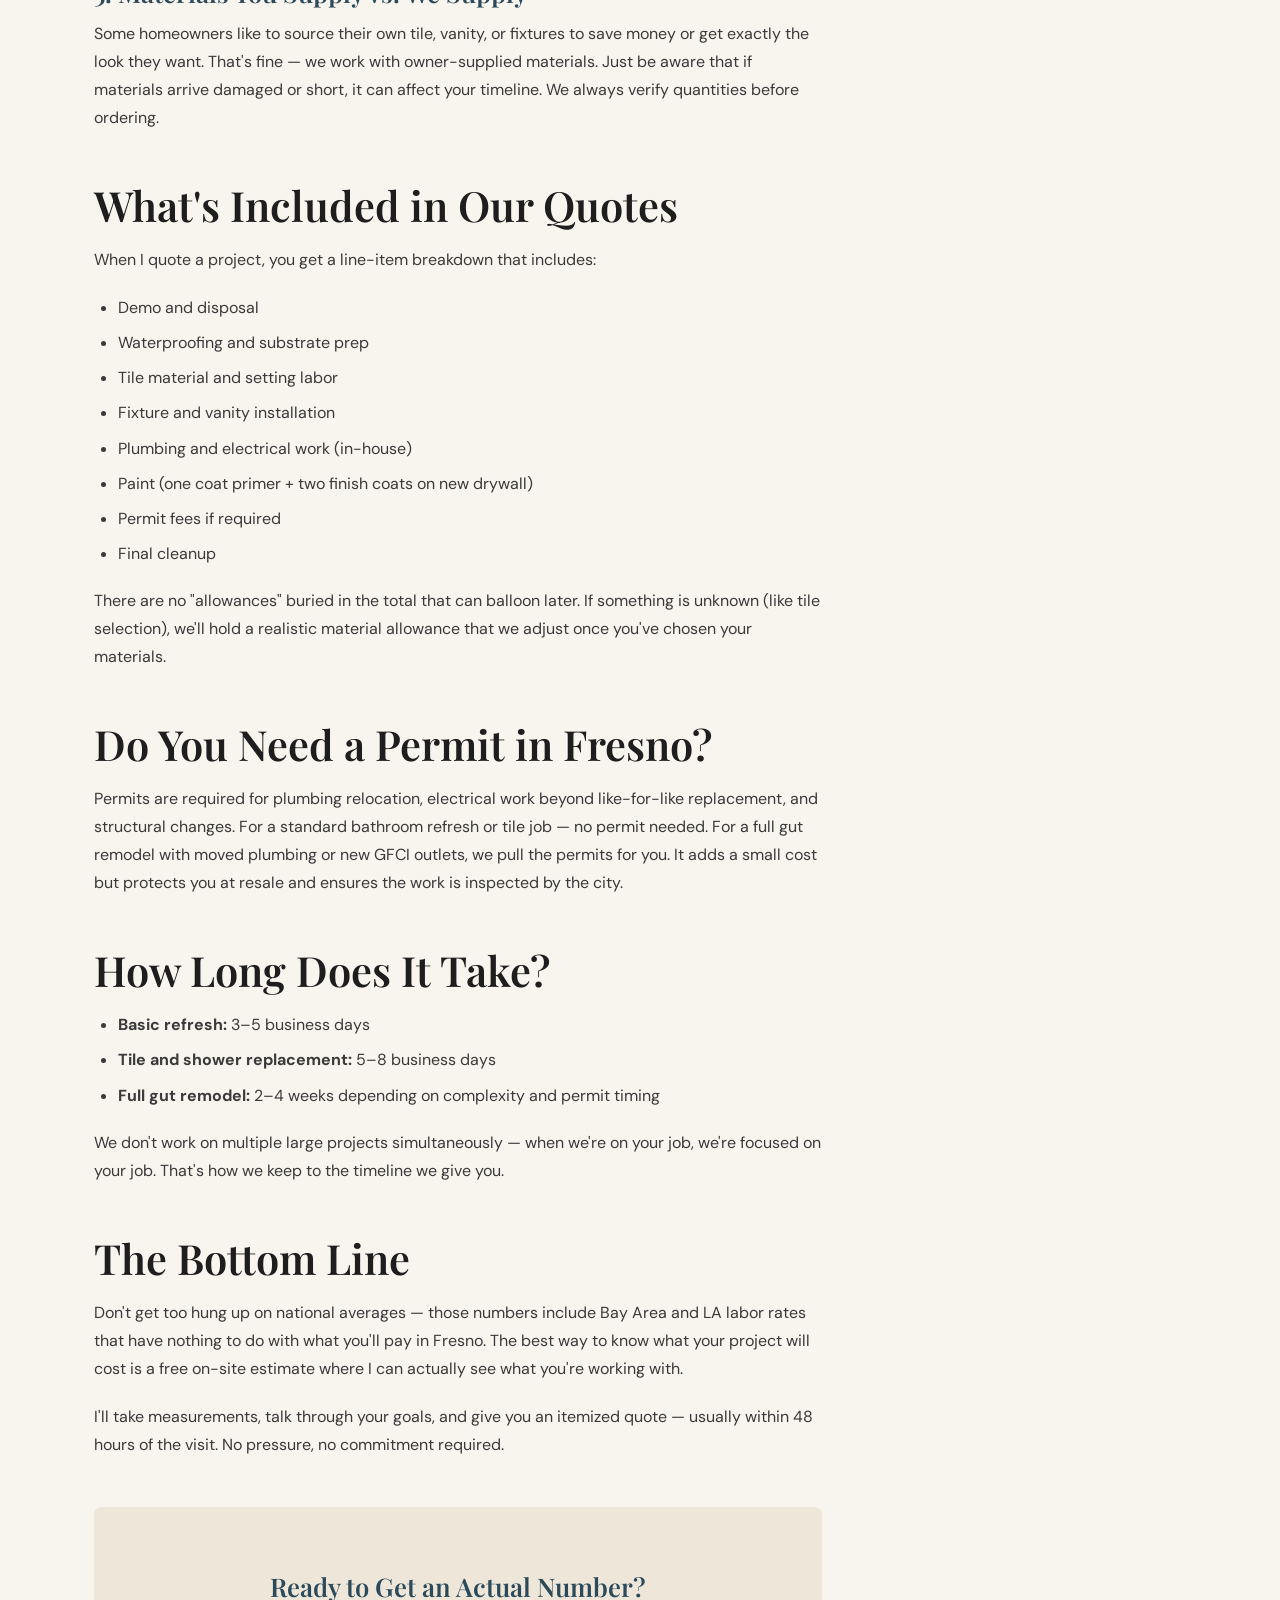
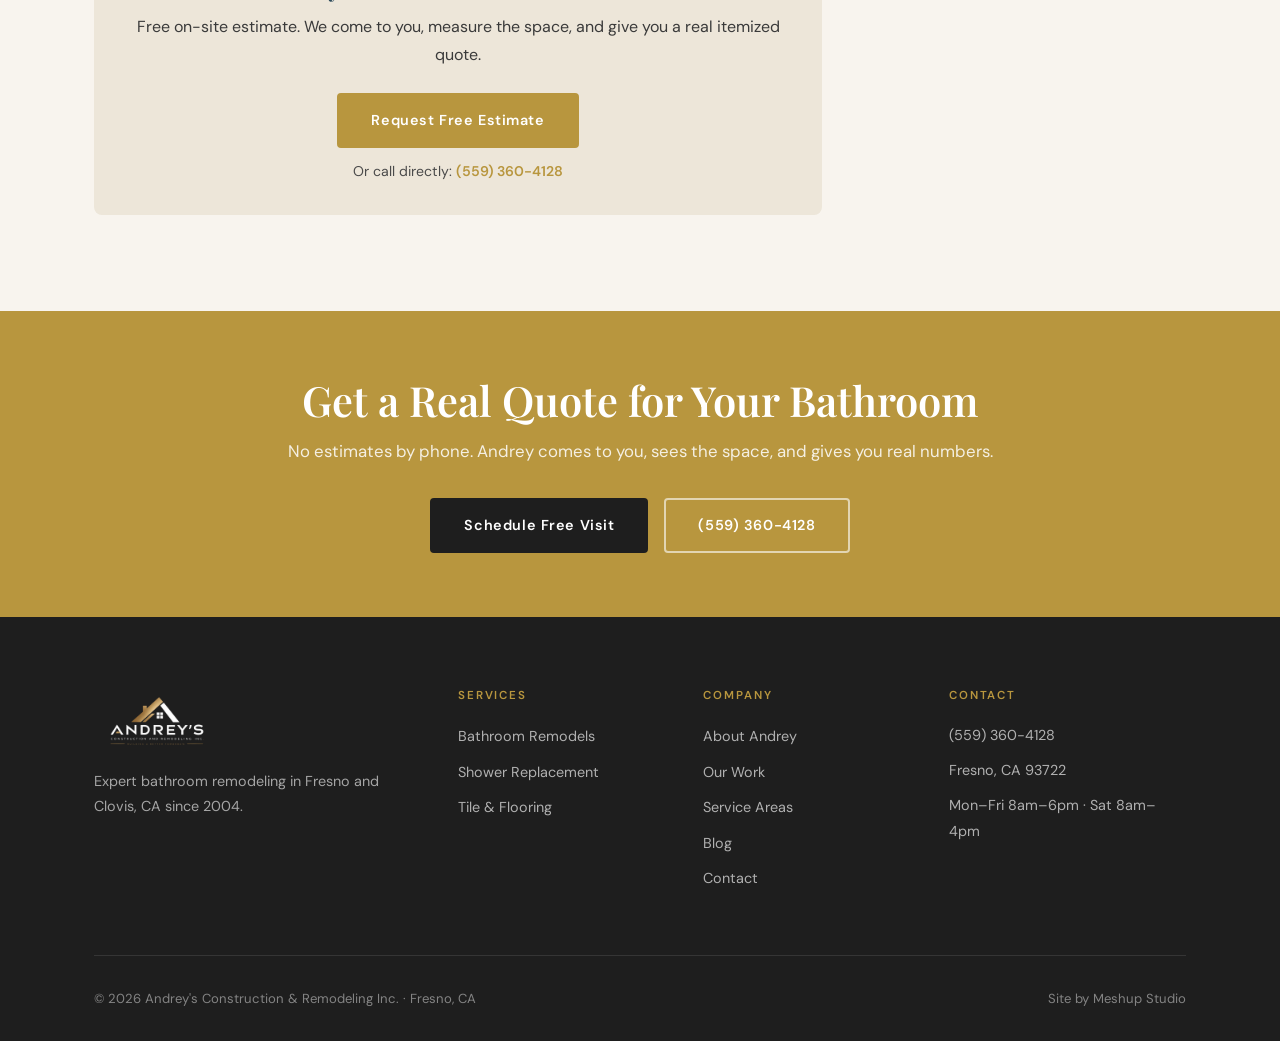
<file: blog/bathroom-remodel-cost-fresno.html>
<!DOCTYPE html>
<html lang="en">
<head>
  <meta charset="UTF-8">
  <meta name="viewport" content="width=device-width, initial-scale=1.0">
  <!-- Google tag (gtag.js) -->
  <script async src="https://www.googletagmanager.com/gtag/js?id=G-LNWTT6NS5E"></script>
  <script>
    window.dataLayer = window.dataLayer || [];
    function gtag(){dataLayer.push(arguments);}
    gtag('js', new Date());
    gtag('config', 'G-LNWTT6NS5E');
  </script>
  <title>Bathroom Remodel Cost in Fresno CA (2025) | Andrey's Construction</title>
  <meta name="description" content="How much does a bathroom remodel cost in Fresno, CA? A straight-talk breakdown from a local contractor, from basic refresh to full gut remodel.">
  <meta name="robots" content="index, follow">
  <link rel="canonical" href="https://andreyhandyman.com/blog/bathroom-remodel-cost-fresno.html">

  <!-- Open Graph -->
  <meta property="og:title" content="Bathroom Remodel Cost in Fresno CA (2025) | Andrey's Construction">
  <meta property="og:description" content="How much does a bathroom remodel cost in Fresno, CA? A straight-talk breakdown from a local contractor.">
  <meta property="og:type" content="article">
  <meta property="og:url" content="https://andreyhandyman.com/blog/bathroom-remodel-cost-fresno.html">
  <meta property="og:image" content="https://andreyhandyman.com/images/bathroom-reno-3.jpg">

  <!-- Twitter Card -->
  <meta name="twitter:card" content="summary_large_image">
  <meta name="twitter:title" content="Bathroom Remodel Cost in Fresno CA (2025)">
  <meta name="twitter:description" content="How much does a bathroom remodel cost in Fresno, CA? A straight-talk breakdown from a local contractor.">
  <meta name="twitter:image" content="https://andreyhandyman.com/images/bathroom-reno-3.jpg">

  <!-- BreadcrumbList Schema -->
  <script type="application/ld+json">
  {
    "@context": "https://schema.org",
    "@type": "BreadcrumbList",
    "itemListElement": [
      { "@type": "ListItem", "position": 1, "name": "Home", "item": "https://andreyhandyman.com/" },
      { "@type": "ListItem", "position": 2, "name": "Blog", "item": "https://andreyhandyman.com/blog.html" },
      { "@type": "ListItem", "position": 3, "name": "Bathroom Remodel Cost Fresno", "item": "https://andreyhandyman.com/blog/bathroom-remodel-cost-fresno.html" }
    ]
  }
  </script>

  <link rel="icon" type="image/png" href="/favicon.png">
  <link rel="apple-touch-icon" href="/images/logo/favicon-192.png">
  <link rel="preconnect" href="https://fonts.googleapis.com">
  <link rel="preconnect" href="https://fonts.gstatic.com" crossorigin>
  <link rel="preload" href="https://fonts.googleapis.com/css2?family=Playfair+Display:ital,wght@0,600;0,700;1,400&family=DM+Sans:wght@400;500;600&display=swap" as="style" onload="this.onload=null;this.rel='stylesheet'">
  <noscript><link rel="stylesheet" href="https://fonts.googleapis.com/css2?family=Playfair+Display:ital,wght@0,600;0,700;1,400&family=DM+Sans:wght@400;500;600&display=swap"></noscript>
  <link rel="stylesheet" href="../css/style.css">
  <style>
    .blog-post-layout { display:grid; grid-template-columns:1fr 300px; gap:64px; align-items:start; }
    .blog-body h2 { margin:48px 0 16px; }
    .blog-body h3 { margin:32px 0 12px; color:var(--tile); }
    .blog-body p { margin-bottom:20px; }
    .blog-body ul { padding-left:24px; list-style:disc; margin-bottom:20px; }
    .blog-body ul li { margin-bottom:8px; color:var(--charcoal-md); line-height:1.7; }
    .blog-body .highlight-box { background:var(--cream-dark); border-left:4px solid var(--gold); padding:24px 28px; border-radius:0 var(--radius-sm) var(--radius-sm) 0; margin:32px 0; }
    .blog-body .highlight-box p { margin-bottom:0; color:var(--charcoal); }
    .blog-meta-header { display:flex; align-items:center; gap:20px; margin-bottom:32px; font-size:0.85rem; color:var(--charcoal-lt); flex-wrap:wrap; }
    .blog-meta-header .author { font-weight:600; color:var(--charcoal); }
    .sidebar-widget h4 { font-family:var(--font-sans); font-size:0.78rem; font-weight:600; letter-spacing:0.12em; text-transform:uppercase; color:var(--tile); border-bottom:1px solid var(--border); padding-bottom:12px; margin-bottom:16px; }
    .sidebar-toc { list-style:none; }
    .sidebar-toc li { margin-bottom:10px; }
    .sidebar-toc a { font-size:0.88rem; color:var(--charcoal-md); border-bottom:1px solid transparent; transition:all 0.15s; }
    .sidebar-toc a:hover { color:var(--gold); border-color:var(--gold); }
    .sidebar-cta { background:var(--gold); color:var(--white); text-align:center; }
    .sidebar-cta h4 { color:var(--white); border-color:rgba(255,255,255,0.3); }
    .sidebar-cta p { color:rgba(255,255,255,0.9); font-size:0.9rem; margin-bottom:16px; }
    .sidebar-cta .btn { width:100%; justify-content:center; background:var(--charcoal); border-color:var(--charcoal); font-size:0.9rem; margin-bottom:10px; }
    .cost-breakdown { background:var(--white); border:1px solid var(--border); border-radius:var(--radius-md); overflow:hidden; margin:32px 0; }
    .cost-breakdown table { width:100%; border-collapse:collapse; }
    .cost-breakdown th { background:var(--tile); color:var(--white); padding:12px 16px; text-align:left; font-size:0.82rem; font-weight:600; letter-spacing:0.05em; }
    .cost-breakdown td { padding:12px 16px; border-bottom:1px solid var(--border); font-size:0.92rem; }
    .cost-breakdown tr:last-child td { border-bottom:none; }
    .cost-breakdown tr:nth-child(even) td { background:var(--cream); }
    @media(max-width:900px){ .blog-post-layout{grid-template-columns:1fr;} }
  </style>

  <script type="application/ld+json">
  {
    "@context": "https://schema.org",
    "@type": "Article",
    "headline": "How Much Does a Bathroom Remodel Cost in Fresno, CA? (2025 Guide)",
    "description": "A straight-talk breakdown of what Fresno homeowners actually pay for bathroom remodels in 2025, from basic refreshes to full gut rebuilds.",
    "author": {
      "@type": "Person",
      "name": "Andrey Boginski",
      "jobTitle": "Owner & Master Contractor",
      "worksFor": { "@type": "Organization", "name": "Andrey's Construction & Remodeling Inc." }
    },
    "publisher": {
      "@type": "Organization",
      "name": "Andrey's Construction & Remodeling Inc.",
      "logo": { "@type": "ImageObject", "url": "https://andreyhandyman.com/images/logo/logo-light.png" }
    },
    "image": "https://andreyhandyman.com/images/bathroom-reno-3.jpg",
    "datePublished": "2025-01-15",
    "dateModified": "2025-04-01",
    "mainEntityOfPage": { "@type": "WebPage", "@id": "https://andreyhandyman.com/blog/bathroom-remodel-cost-fresno.html" },
    "about": { "@type": "Thing", "name": "Bathroom Remodeling", "description": "Home renovation service focused on bathroom transformation" }
  }
  </script>
</head>
<body>

<nav class="site-nav">
  <div class="container">
    <div class="nav-inner">
      <a href="/" class="nav-logo" aria-label="Andrey's Construction home">
        <img src="/images/logo/logo-light.png" alt="Andrey's Construction &amp; Remodeling Inc." width="256" height="128">
      </a>
      <ul class="nav-links">
        <li><a href="/">Home</a></li>
        <li><a href="/bathroom-remodel-fresno.html">Bathroom Remodels</a></li>
        <li><a href="/our-work.html">Our Work</a></li>
        <li><a href="/service-areas.html">Service Areas</a></li>
        <li><a href="/about.html">About</a></li>
        <li><a href="/blog.html" class="active">Blog</a></li>
        <li><a href="/contact.html">Contact</a></li>
      </ul>
      <a href="tel:5593604128" class="btn btn-primary nav-cta">(559) 360-4128</a>
      <button class="nav-hamburger" aria-label="Toggle menu" aria-expanded="false"><span></span><span></span><span></span></button>
    </div>
  </div>
</nav>
<nav class="mobile-nav">
  <a href="/">Home</a><a href="/bathroom-remodel-fresno.html">Bathroom Remodels</a><a href="/our-work.html">Our Work</a><a href="/service-areas.html">Service Areas</a><a href="/about.html">About</a><a href="/blog.html">Blog</a><a href="/contact.html">Contact</a>
  <a href="tel:5593604128" class="btn btn-primary">(559) 360-4128</a>
</nav>

<section class="page-hero">
  <div class="container">
    <div class="page-hero-content">
      <nav class="breadcrumb" aria-label="Breadcrumb">
        <a href="/">Home</a> › <a href="/blog.html">Blog</a> › <span>Bathroom Remodel Cost Fresno</span>
      </nav>
      <h1>How Much Does a Bathroom Remodel Cost in Fresno, CA?</h1>
      <p>2025 Guide — straight from a local contractor who's built hundreds of them.</p>
    </div>
  </div>
</section>

<section class="section">
  <div class="container">
    <div class="blog-post-layout">
      <article class="blog-body">
        <!-- ⚑ PLACEHOLDER — replace with a real project photo -->
        <img
          class="blog-post-img"
          src="../images/bathroom-reno-3.webp"
          alt="Completed bathroom remodel in Fresno CA showing custom tile shower and new vanity"
          loading="eager"
          width="800" height="467"
        >

        <div class="blog-meta-header">
          <span class="author">Andrey Boginski</span>
          <span>Owner, Andrey's Construction & Remodeling Inc.</span>
          <span>January 2025</span>
          <span>8 min read</span>
        </div>

        <p>One of the first questions every Fresno homeowner asks me: <em>"How much is this going to cost?"</em> It's a fair question, and I'm going to give you a straight answer — not a "it depends" non-answer that leaves you no better off than before you started reading.</p>

        <p>I've been doing bathroom remodels in Fresno and Clovis for over 20 years. Here's what projects actually cost in 2025, broken down by project type, with notes on what drives costs up or down.</p>

        <div class="highlight-box">
          <p><strong>Bottom line up front:</strong> Most Fresno bathroom remodels fall between $8,000 and $25,000. Basic cosmetic refreshes start around $4,000. Full gut-and-rebuild projects with custom tile and a walk-in shower run $20,000–$35,000+.</p>
        </div>

        <h2 id="overview">Fresno Bathroom Remodel Cost Overview</h2>

        <div class="cost-breakdown">
          <table>
            <thead><tr><th>Project Type</th><th>Scope</th><th>Typical Range</th></tr></thead>
            <tbody>
              <tr><td><strong>Basic Refresh</strong></td><td>New fixtures, paint, vanity light, mirror</td><td>$3,500 – $7,000</td></tr>
              <tr><td><strong>Tile & Flooring Only</strong></td><td>Floor tile + shower walls, demo and replace</td><td>$3,000 – $8,000</td></tr>
              <tr><td><strong>Walk-In Shower Conversion</strong></td><td>Remove tub, tile new shower, frameless glass door</td><td>$6,500 – $14,000</td></tr>
              <tr><td><strong>Mid-Range Remodel</strong></td><td>New shower/tub, tile, vanity, toilet, lighting</td><td>$10,000 – $18,000</td></tr>
              <tr><td><strong>Full Gut Remodel</strong></td><td>Complete demo + rebuild, custom tile, new plumbing</td><td>$18,000 – $32,000</td></tr>
              <tr><td><strong>Master Bath Overhaul</strong></td><td>Large space, double vanity, walk-in shower, soaking tub</td><td>$25,000 – $45,000+</td></tr>
            </tbody>
          </table>
        </div>

        <p>These ranges reflect current labor and material costs in the Fresno metro as of early 2025. Prices here run somewhat lower than the Bay Area or LA but have gone up with inflation — materials especially are 20–30% higher than they were in 2020.</p>

        <h2 id="factors">What Drives the Cost Up or Down?</h2>

        <h3>1. Size of the Bathroom</h3>
        <p>A 5×8 hall bathroom and a 12×14 master suite are completely different projects. More square footage means more tile, more demo work, more time, and a larger material order. Square footage is one of the biggest cost drivers — not the only one, but usually the starting point for any estimate.</p>

        <h3>2. Tile Selection</h3>
        <p>Tile material and pattern choices can swing a budget by thousands of dollars. Here's a rough material cost breakdown (supply only, not labor):</p>
        <ul>
          <li><strong>Standard ceramic:</strong> $1–$4/sq ft</li>
          <li><strong>Porcelain:</strong> $3–$10/sq ft</li>
          <li><strong>Large-format porcelain (24×24 and up):</strong> $5–$15/sq ft</li>
          <li><strong>Natural stone (travertine, marble):</strong> $8–$25/sq ft</li>
          <li><strong>Mosaic accents:</strong> $15–$40/sq ft</li>
        </ul>
        <p>Labor for setting large-format tile or stone also costs more — it requires more precision cutting and careful layout. A herringbone or offset pattern adds time too.</p>

        <h3>3. Plumbing Changes</h3>
        <p>If you're keeping the toilet, shower, and sink in the same locations, plumbing costs are minimal. Moving any fixture — especially the shower drain or toilet rough-in — adds significant cost. Expect $800–$2,500+ for meaningful plumbing relocation.</p>

        <h3>4. Structural Issues Found During Demo</h3>
        <p>This is where budgets sometimes get revised. When we open up walls, we occasionally find water damage, mold, subfloor rot, or outdated knob-and-tube wiring. In older Fresno homes (pre-1980s especially), this is not unusual. We always flag these upfront in your estimate with allowances, but it's worth budgeting 10–15% above your quote as a contingency.</p>

        <h3>5. Materials You Supply vs. We Supply</h3>
        <p>Some homeowners like to source their own tile, vanity, or fixtures to save money or get exactly the look they want. That's fine — we work with owner-supplied materials. Just be aware that if materials arrive damaged or short, it can affect your timeline. We always verify quantities before ordering.</p>

        <h2 id="what-included">What's Included in Our Quotes</h2>
        <p>When I quote a project, you get a line-item breakdown that includes:</p>
        <ul>
          <li>Demo and disposal</li>
          <li>Waterproofing and substrate prep</li>
          <li>Tile material and setting labor</li>
          <li>Fixture and vanity installation</li>
          <li>Plumbing and electrical work (in-house)</li>
          <li>Paint (one coat primer + two finish coats on new drywall)</li>
          <li>Permit fees if required</li>
          <li>Final cleanup</li>
        </ul>
        <p>There are no "allowances" buried in the total that can balloon later. If something is unknown (like tile selection), we'll hold a realistic material allowance that we adjust once you've chosen your materials.</p>

        <h2 id="permits">Do You Need a Permit in Fresno?</h2>
        <p>Permits are required for plumbing relocation, electrical work beyond like-for-like replacement, and structural changes. For a standard bathroom refresh or tile job — no permit needed. For a full gut remodel with moved plumbing or new GFCI outlets, we pull the permits for you. It adds a small cost but protects you at resale and ensures the work is inspected by the city.</p>

        <h2 id="timeline">How Long Does It Take?</h2>
        <ul>
          <li><strong>Basic refresh:</strong> 3–5 business days</li>
          <li><strong>Tile and shower replacement:</strong> 5–8 business days</li>
          <li><strong>Full gut remodel:</strong> 2–4 weeks depending on complexity and permit timing</li>
        </ul>
        <p>We don't work on multiple large projects simultaneously — when we're on your job, we're focused on your job. That's how we keep to the timeline we give you.</p>

        <h2 id="bottom-line">The Bottom Line</h2>
        <p>Don't get too hung up on national averages — those numbers include Bay Area and LA labor rates that have nothing to do with what you'll pay in Fresno. The best way to know what your project will cost is a free on-site estimate where I can actually see what you're working with.</p>
        <p>I'll take measurements, talk through your goals, and give you an itemized quote — usually within 48 hours of the visit. No pressure, no commitment required.</p>

        <div style="margin-top:48px; padding:32px; background:var(--cream-dark); border-radius:var(--radius-md); text-align:center;">
          <h3 style="margin-bottom:12px;">Ready to Get an Actual Number?</h3>
          <p style="margin-bottom:24px;">Free on-site estimate. We come to you, measure the space, and give you a real itemized quote.</p>
          <a href="/contact.html" class="btn btn-primary">Request Free Estimate</a>
          <span style="display:block; margin-top:12px; font-size:0.88rem; color:var(--charcoal-lt);">Or call directly: <a href="tel:5593604128" style="color:var(--gold); font-weight:600;">(559) 360-4128</a></span>
        </div>
      </article>

      <aside>
        <div class="sidebar-widget">
          <h4>In This Article</h4>
          <ul class="sidebar-toc">
            <li><a href="#overview">Cost Overview</a></li>
            <li><a href="#factors">What Drives Cost</a></li>
            <li><a href="#what-included">What's Included</a></li>
            <li><a href="#permits">Permits in Fresno</a></li>
            <li><a href="#timeline">Timeline</a></li>
            <li><a href="#bottom-line">Bottom Line</a></li>
          </ul>
        </div>

        <div class="sidebar-widget sidebar-cta">
          <h4>Free Estimate</h4>
          <p>Andrey personally visits your home, measures the space, and gives you a no-pressure itemized quote.</p>
          <a href="/contact.html" class="btn">Request Estimate</a>
          <a href="tel:5593604128" class="btn">Call (559) 360-4128</a>
        </div>

        <div class="sidebar-widget">
          <h4>More Resources</h4>
          <ul class="sidebar-toc">
            <li><a href="/bathroom-remodel-fresno.html">Our Services</a></li>
            <li><a href="/our-work.html">Project Gallery</a></li>
            <li><a href="/blog/how-to-hire-bathroom-contractor-fresno.html">How to Hire a Contractor</a></li>
            <li><a href="/about.html">About Andrey</a></li>
          </ul>
        </div>
      </aside>
    </div>
  </div>
</section>

<div class="cta-band">
  <div class="container">
    <h2>Get a Real Quote for Your Bathroom</h2>
    <p>No estimates by phone. Andrey comes to you, sees the space, and gives you real numbers.</p>
    <div style="display:flex; gap:16px; justify-content:center; flex-wrap:wrap;">
      <a href="/contact.html" class="btn btn-dark">Schedule Free Visit</a>
      <a href="tel:5593604128" class="btn btn-secondary">(559) 360-4128</a>
    </div>
  </div>
</div>

<footer class="site-footer">
  <div class="container">
    <div class="footer-grid">
      <div class="footer-brand">
        <img src="/images/logo/logo-dark.png" alt="Andrey's Construction &amp; Remodeling Inc." width="220" height="60" width="160" height="80" style="height:64px;width:auto;margin-bottom:16px;display:block;"><p>Expert bathroom remodeling in Fresno and Clovis, CA since 2004.</p></div>
      <div class="footer-col"><h4>Services</h4><ul><li><a href="/bathroom-remodel-fresno.html">Bathroom Remodels</a></li><li><a href="/bathroom-remodel-fresno.html#shower">Shower Replacement</a></li><li><a href="/bathroom-remodel-fresno.html#tile">Tile & Flooring</a></li></ul></div>
      <div class="footer-col"><h4>Company</h4><ul><li><a href="/about.html">About Andrey</a></li><li><a href="/our-work.html">Our Work</a></li><li><a href="/service-areas.html">Service Areas</a></li><li><a href="/blog.html">Blog</a></li><li><a href="/contact.html">Contact</a></li></ul></div>
      <div class="footer-col"><h4>Contact</h4><p class="footer-contact-item"><a href="tel:5593604128">(559) 360-4128</a></p><p class="footer-contact-item">Fresno, CA 93722</p><p class="footer-contact-item">Mon–Fri 8am–6pm · Sat 8am–4pm</p></div>
    </div>
    <div class="footer-bottom">
      <span>© 2026 Andrey's Construction & Remodeling Inc. · Fresno, CA</span>
      <span>Site by <a href="https://meshupstudio.com" target="_blank" rel="noopener noreferrer">Meshup Studio</a></span>
    </div>
  </div>
</footer>
<script src="../js/main.js" defer></script>
</body>
</html>
</file>
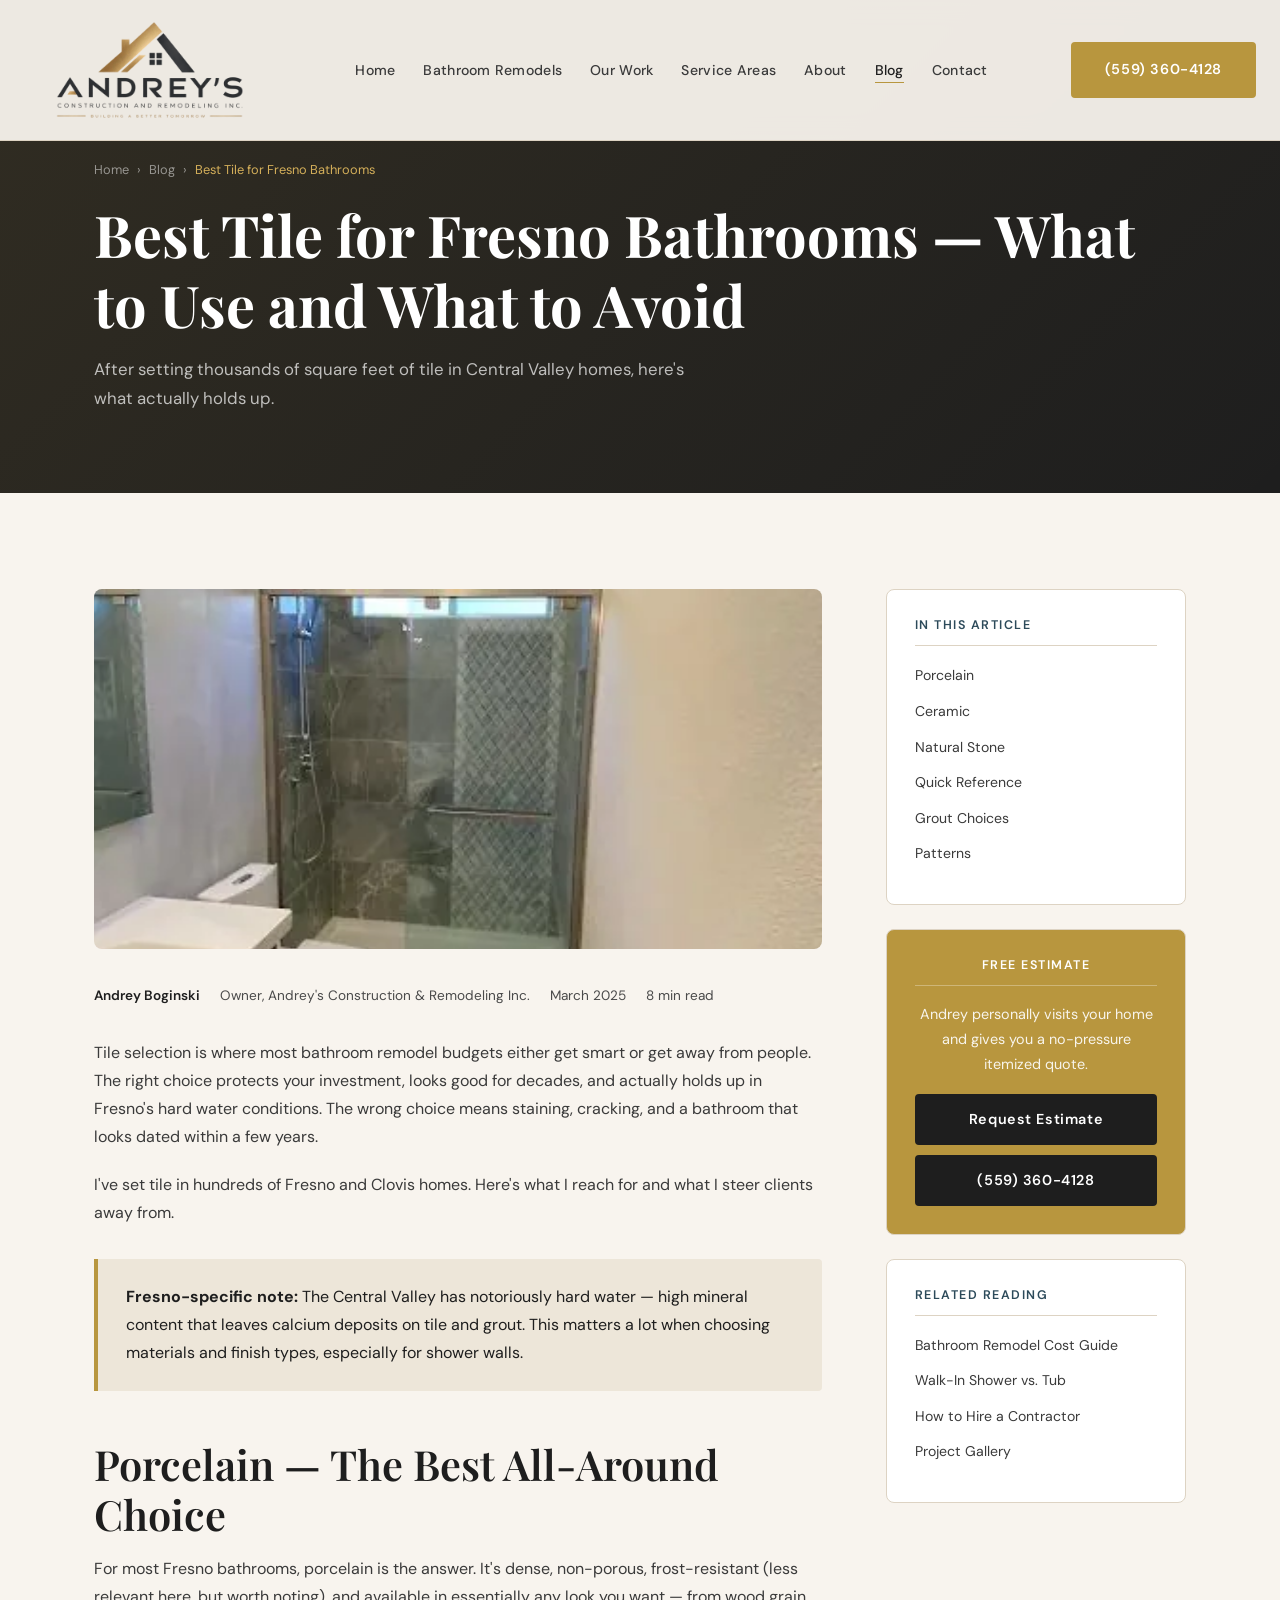
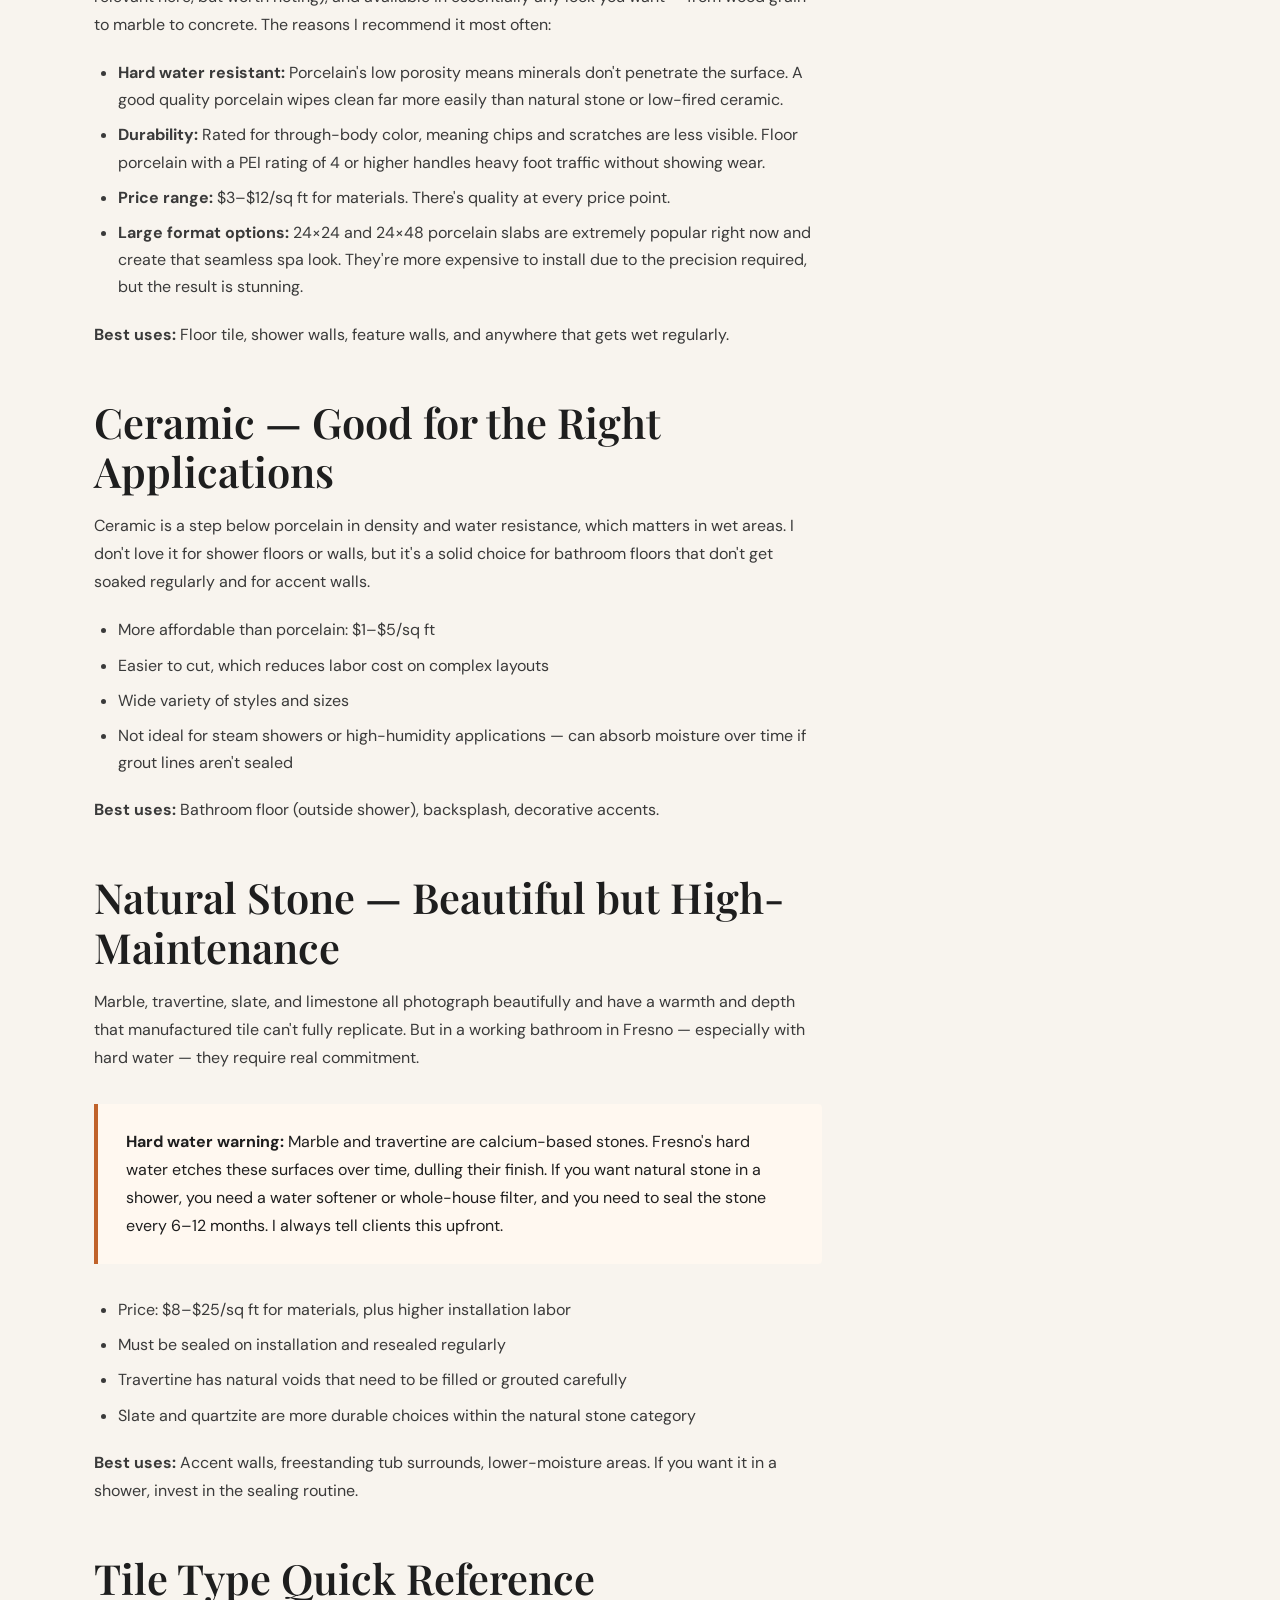
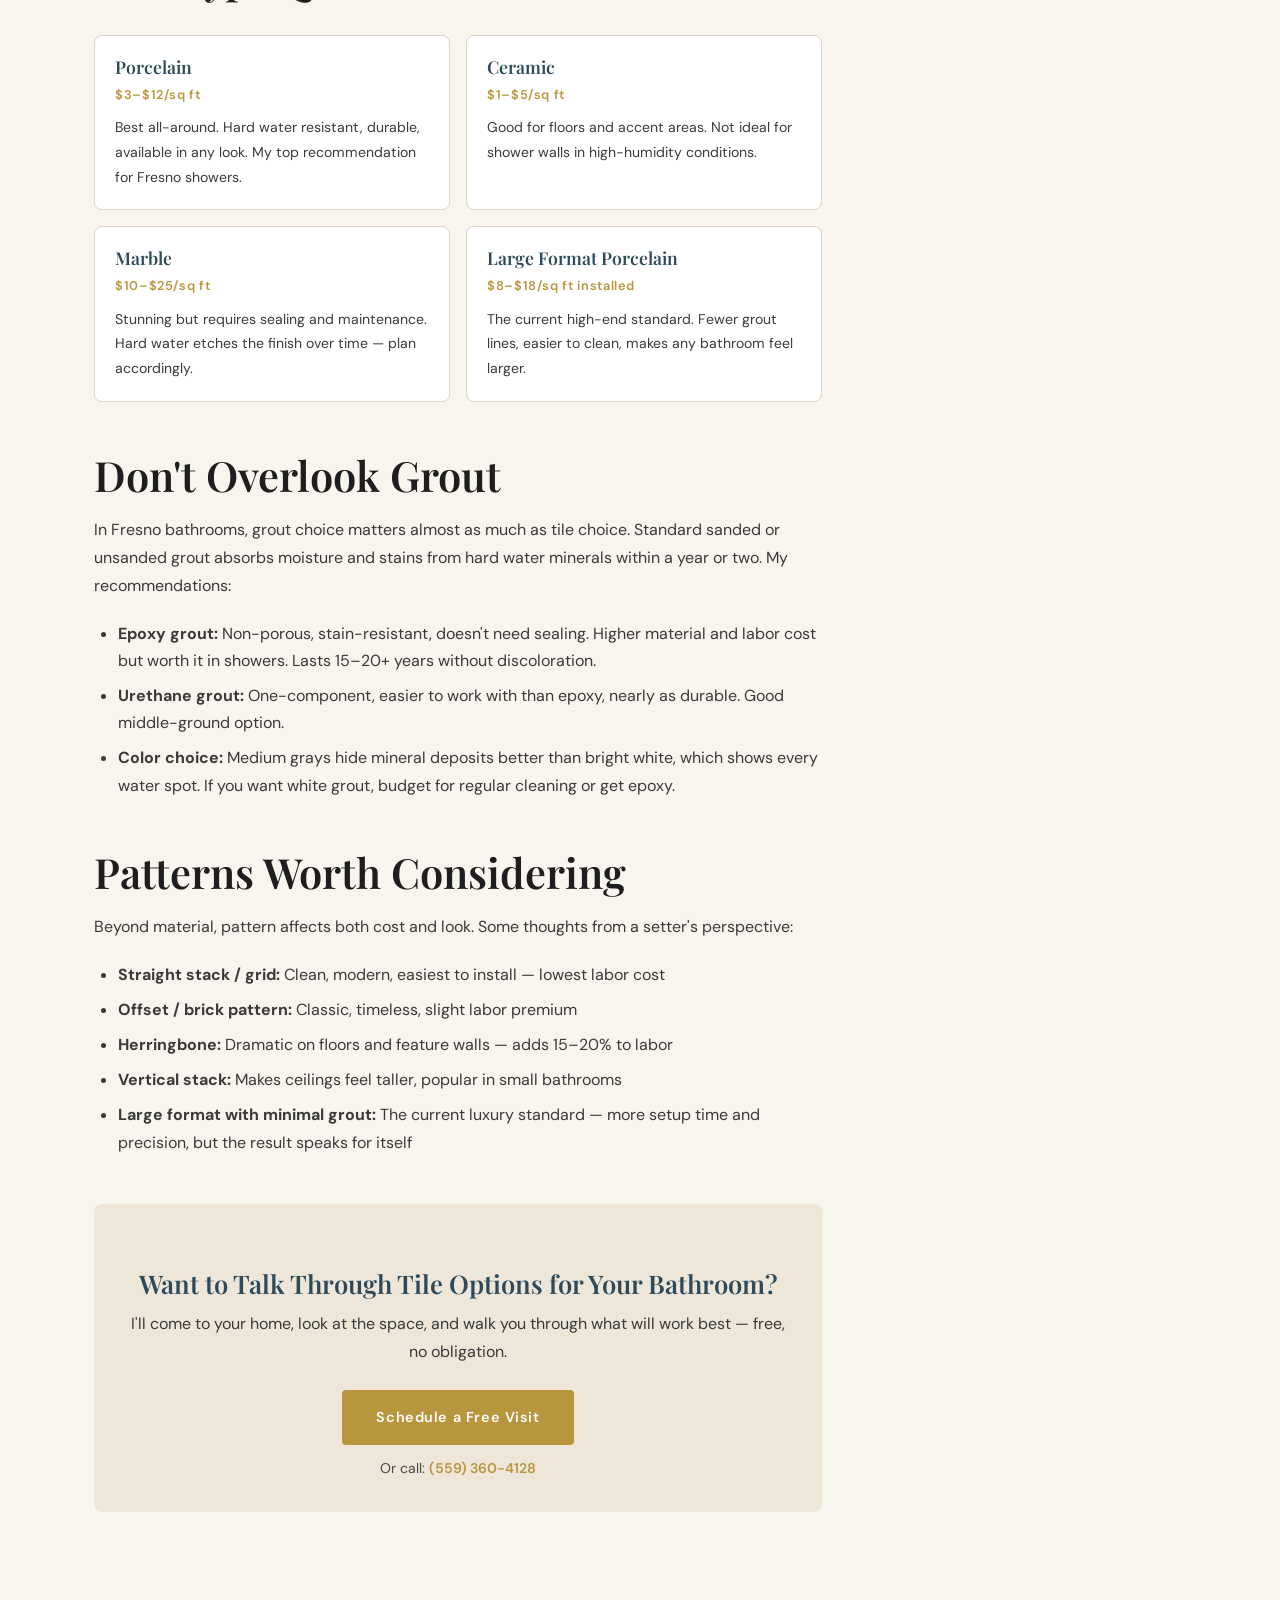
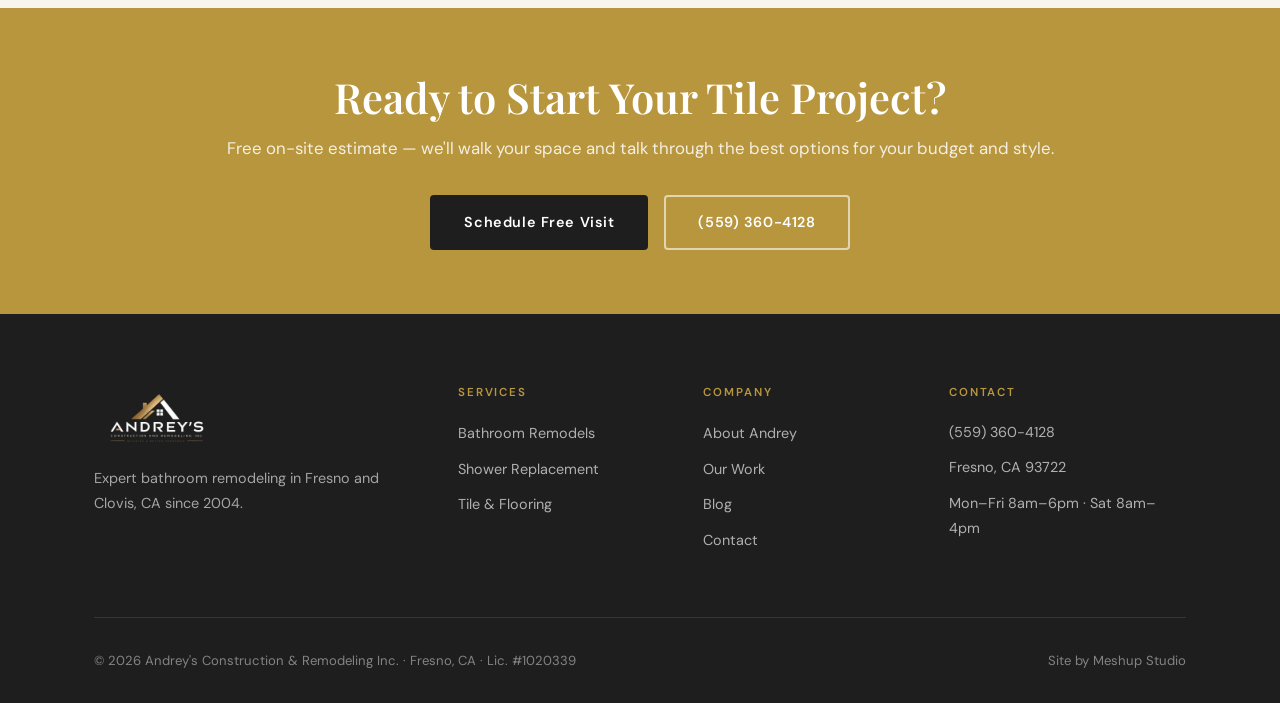
<file: blog/best-tile-for-fresno-bathrooms.html>
<!DOCTYPE html>
<html lang="en">
<head>
  <meta charset="UTF-8">
  <meta name="viewport" content="width=device-width, initial-scale=1.0">
  <!-- Google tag (gtag.js) -->
  <script async src="https://www.googletagmanager.com/gtag/js?id=G-LNWTT6NS5E"></script>
  <script>
    window.dataLayer = window.dataLayer || [];
    function gtag(){dataLayer.push(arguments);}
    gtag('js', new Date());
    gtag('config', 'G-LNWTT6NS5E');
  </script>
  <title>Best Tile for Fresno Bathrooms — What to Avoid | Andrey's Construction</title>
  <meta name="description" content="Porcelain, ceramic, or natural stone? A Fresno contractor breaks down the best tile choices for Central Valley bathrooms and hard water conditions.">
  <meta name="robots" content="index, follow">
  <link rel="canonical" href="https://andreyhandyman.com/blog/best-tile-for-fresno-bathrooms.html">

  <!-- Open Graph -->
  <meta property="og:title" content="Best Tile for Fresno Bathrooms — What to Avoid">
  <meta property="og:description" content="Porcelain, ceramic, or natural stone? A Fresno contractor breaks down the best tile choices for Central Valley bathrooms.">
  <meta property="og:type" content="article">
  <meta property="og:url" content="https://andreyhandyman.com/blog/best-tile-for-fresno-bathrooms.html">
  <meta property="og:image" content="https://andreyhandyman.com/images/bathroom-reno-4.jpg">

  <!-- Twitter Card -->
  <meta name="twitter:card" content="summary_large_image">
  <meta name="twitter:title" content="Best Tile for Fresno Bathrooms — What to Avoid">
  <meta name="twitter:description" content="Porcelain, ceramic, or natural stone? A Fresno contractor breaks down the best tile choices for Central Valley bathrooms.">
  <meta name="twitter:image" content="https://andreyhandyman.com/images/bathroom-reno-4.jpg">

  <!-- BreadcrumbList Schema -->
  <script type="application/ld+json">
  {
    "@context": "https://schema.org",
    "@type": "BreadcrumbList",
    "itemListElement": [
      { "@type": "ListItem", "position": 1, "name": "Home", "item": "https://andreyhandyman.com/" },
      { "@type": "ListItem", "position": 2, "name": "Blog", "item": "https://andreyhandyman.com/blog.html" },
      { "@type": "ListItem", "position": 3, "name": "Best Tile for Fresno Bathrooms", "item": "https://andreyhandyman.com/blog/best-tile-for-fresno-bathrooms.html" }
    ]
  }
  </script>

  <link rel="icon" type="image/png" href="/favicon.png">
  <link rel="apple-touch-icon" href="/images/logo/favicon-192.png">
  <link rel="preconnect" href="https://fonts.googleapis.com">
  <link rel="preconnect" href="https://fonts.gstatic.com" crossorigin>
  <link rel="preload" href="https://fonts.googleapis.com/css2?family=Playfair+Display:ital,wght@0,600;0,700;1,400&family=DM+Sans:wght@400;500;600&display=swap" as="style" onload="this.onload=null;this.rel='stylesheet'">
  <noscript><link rel="stylesheet" href="https://fonts.googleapis.com/css2?family=Playfair+Display:ital,wght@0,600;0,700;1,400&family=DM+Sans:wght@400;500;600&display=swap"></noscript>
  <link rel="stylesheet" href="../css/style.css">
  <style>
    .blog-post-layout{display:grid;grid-template-columns:1fr 300px;gap:64px;align-items:start;}
    .blog-body h2{margin:48px 0 16px;}
    .blog-body h3{margin:32px 0 12px;color:var(--tile);}
    .blog-body p{margin-bottom:20px;}
    .blog-body ul,.blog-body ol{padding-left:24px;margin-bottom:20px;}
    .blog-body ul{list-style:disc;}
    .blog-body li{margin-bottom:8px;color:var(--charcoal-md);line-height:1.7;}
    .highlight-box{background:var(--cream-dark);border-left:4px solid var(--gold);padding:24px 28px;border-radius:0 var(--radius-sm) var(--radius-sm) 0;margin:32px 0;}
    .highlight-box p{margin-bottom:0;color:var(--charcoal);}
    .warning-box{background:#fff8f0;border-left:4px solid #c0622a;padding:24px 28px;border-radius:0 var(--radius-sm) var(--radius-sm) 0;margin:32px 0;}
    .warning-box p{margin-bottom:0;color:var(--charcoal);}
    .blog-meta-header{display:flex;align-items:center;gap:20px;margin-bottom:32px;font-size:0.85rem;color:var(--charcoal-lt);flex-wrap:wrap;}
    .blog-meta-header .author{font-weight:600;color:var(--charcoal);}
    .tile-grid{display:grid;grid-template-columns:1fr 1fr;gap:16px;margin:32px 0;}
    .tile-card{background:var(--white);border:1px solid var(--border);border-radius:8px;padding:20px;}
    .tile-card h4{color:var(--tile);margin-bottom:8px;}
    .tile-card .price{font-size:0.8rem;font-weight:600;color:var(--gold);letter-spacing:0.05em;margin-bottom:10px;}
    .tile-card p{font-size:0.88rem;margin-bottom:0;}
    .sidebar-widget h4{font-family:var(--font-sans);font-size:0.78rem;font-weight:600;letter-spacing:0.12em;text-transform:uppercase;color:var(--tile);border-bottom:1px solid var(--border);padding-bottom:12px;margin-bottom:16px;}
    .sidebar-toc{list-style:none;}
    .sidebar-toc li{margin-bottom:10px;}
    .sidebar-toc a{font-size:0.88rem;color:var(--charcoal-md);}
    .sidebar-toc a:hover{color:var(--gold);}
    .sidebar-cta{background:var(--gold);color:var(--white);text-align:center;}
    .sidebar-cta h4{color:var(--white);border-color:rgba(255,255,255,0.3);}
    .sidebar-cta p{color:rgba(255,255,255,0.9);font-size:0.9rem;margin-bottom:16px;}
    @media(max-width:900px){.blog-post-layout{grid-template-columns:1fr;}.tile-grid{grid-template-columns:1fr;}}
  </style>
  <script type="application/ld+json">
  {
    "@context":"https://schema.org",
    "@type":"Article",
    "headline":"Best Tile for Fresno Bathrooms — What to Use and What to Avoid",
    "description":"Porcelain, ceramic, or natural stone? A Fresno contractor breaks down the best tile choices for Central Valley bathrooms, including hard water considerations.",
    "author":{"@type":"Person","name":"Andrey Boginski","jobTitle":"Owner & Master Contractor","worksFor":{"@type":"Organization","name":"Andrey's Construction & Remodeling Inc."}},
    "publisher":{"@type":"Organization","name":"Andrey's Construction & Remodeling Inc.","logo":{"@type":"ImageObject","url":"https://andreyhandyman.com/images/logo/logo-light.png"}},
    "datePublished":"2025-03-05",
    "dateModified":"2025-04-01",
    "image":"https://andreyhandyman.com/images/bathroom-reno-4.webp",
    "mainEntityOfPage":{"@type":"WebPage","@id":"https://andreyhandyman.com/blog/best-tile-for-fresno-bathrooms.html"}
  }
  </script>
</head>
<body>
<nav class="site-nav">
  <div class="container">
    <div class="nav-inner">
      <a href="/" class="nav-logo" aria-label="Andrey's Construction home">
        <img src="/images/logo/logo-light.png" alt="Andrey's Construction &amp; Remodeling Inc." width="256" height="128">
      </a>
      <ul class="nav-links">
        <li><a href="/">Home</a></li>
        <li><a href="/bathroom-remodel-fresno.html">Bathroom Remodels</a></li>
        <li><a href="/our-work.html">Our Work</a></li>
        <li><a href="/service-areas.html">Service Areas</a></li>
        <li><a href="/about.html">About</a></li>
        <li><a href="/blog.html" class="active">Blog</a></li>
        <li><a href="/contact.html">Contact</a></li>
      </ul>
      <a href="tel:5593604128" class="btn btn-primary nav-cta">(559) 360-4128</a>
      <button class="nav-hamburger" aria-label="Toggle menu" aria-expanded="false"><span></span><span></span><span></span></button>
    </div>
  </div>
</nav>
<nav class="mobile-nav">
  <a href="/">Home</a><a href="/bathroom-remodel-fresno.html">Bathroom Remodels</a><a href="/our-work.html">Our Work</a><a href="/service-areas.html">Service Areas</a><a href="/about.html">About</a><a href="/blog.html">Blog</a><a href="/contact.html">Contact</a>
  <a href="tel:5593604128" class="btn btn-primary">(559) 360-4128</a>
</nav>

<section class="page-hero">
  <div class="container">
    <div class="page-hero-content">
      <nav class="breadcrumb" aria-label="Breadcrumb">
        <a href="/">Home</a> › <a href="/blog.html">Blog</a> › <span>Best Tile for Fresno Bathrooms</span>
      </nav>
      <h1>Best Tile for Fresno Bathrooms — What to Use and What to Avoid</h1>
      <p>After setting thousands of square feet of tile in Central Valley homes, here's what actually holds up.</p>
    </div>
  </div>
</section>

<section class="section">
  <div class="container">
    <div class="blog-post-layout">
      <article class="blog-body">
        <img src="/images/bathroom-reno-4.webp" alt="Modern bathroom remodel Fresno CA with dark herringbone tile floor and glass shower" style="width:100%;height:360px;object-fit:cover;border-radius:8px;margin-bottom:36px;" loading="eager" width="800" height="360">

        <div class="blog-meta-header">
          <span class="author">Andrey Boginski</span>
          <span>Owner, Andrey's Construction & Remodeling Inc.</span>
          <span>March 2025</span>
          <span>8 min read</span>
        </div>

        <p>Tile selection is where most bathroom remodel budgets either get smart or get away from people. The right choice protects your investment, looks good for decades, and actually holds up in Fresno's hard water conditions. The wrong choice means staining, cracking, and a bathroom that looks dated within a few years.</p>
        <p>I've set tile in hundreds of Fresno and Clovis homes. Here's what I reach for and what I steer clients away from.</p>

        <div class="highlight-box">
          <p><strong>Fresno-specific note:</strong> The Central Valley has notoriously hard water — high mineral content that leaves calcium deposits on tile and grout. This matters a lot when choosing materials and finish types, especially for shower walls.</p>
        </div>

        <h2 id="porcelain">Porcelain — The Best All-Around Choice</h2>
        <p>For most Fresno bathrooms, porcelain is the answer. It's dense, non-porous, frost-resistant (less relevant here, but worth noting), and available in essentially any look you want — from wood grain to marble to concrete. The reasons I recommend it most often:</p>
        <ul>
          <li><strong>Hard water resistant:</strong> Porcelain's low porosity means minerals don't penetrate the surface. A good quality porcelain wipes clean far more easily than natural stone or low-fired ceramic.</li>
          <li><strong>Durability:</strong> Rated for through-body color, meaning chips and scratches are less visible. Floor porcelain with a PEI rating of 4 or higher handles heavy foot traffic without showing wear.</li>
          <li><strong>Price range:</strong> $3–$12/sq ft for materials. There's quality at every price point.</li>
          <li><strong>Large format options:</strong> 24×24 and 24×48 porcelain slabs are extremely popular right now and create that seamless spa look. They're more expensive to install due to the precision required, but the result is stunning.</li>
        </ul>
        <p><strong>Best uses:</strong> Floor tile, shower walls, feature walls, and anywhere that gets wet regularly.</p>

        <h2 id="ceramic">Ceramic — Good for the Right Applications</h2>
        <p>Ceramic is a step below porcelain in density and water resistance, which matters in wet areas. I don't love it for shower floors or walls, but it's a solid choice for bathroom floors that don't get soaked regularly and for accent walls.</p>
        <ul>
          <li>More affordable than porcelain: $1–$5/sq ft</li>
          <li>Easier to cut, which reduces labor cost on complex layouts</li>
          <li>Wide variety of styles and sizes</li>
          <li>Not ideal for steam showers or high-humidity applications — can absorb moisture over time if grout lines aren't sealed</li>
        </ul>
        <p><strong>Best uses:</strong> Bathroom floor (outside shower), backsplash, decorative accents.</p>

        <h2 id="natural-stone">Natural Stone — Beautiful but High-Maintenance</h2>
        <p>Marble, travertine, slate, and limestone all photograph beautifully and have a warmth and depth that manufactured tile can't fully replicate. But in a working bathroom in Fresno — especially with hard water — they require real commitment.</p>

        <div class="warning-box">
          <p><strong>Hard water warning:</strong> Marble and travertine are calcium-based stones. Fresno's hard water etches these surfaces over time, dulling their finish. If you want natural stone in a shower, you need a water softener or whole-house filter, and you need to seal the stone every 6–12 months. I always tell clients this upfront.</p>
        </div>

        <ul>
          <li>Price: $8–$25/sq ft for materials, plus higher installation labor</li>
          <li>Must be sealed on installation and resealed regularly</li>
          <li>Travertine has natural voids that need to be filled or grouted carefully</li>
          <li>Slate and quartzite are more durable choices within the natural stone category</li>
        </ul>
        <p><strong>Best uses:</strong> Accent walls, freestanding tub surrounds, lower-moisture areas. If you want it in a shower, invest in the sealing routine.</p>

        <h2 id="types">Tile Type Quick Reference</h2>
        <div class="tile-grid">
          <div class="tile-card">
            <h4>Porcelain</h4>
            <div class="price">$3–$12/sq ft</div>
            <p>Best all-around. Hard water resistant, durable, available in any look. My top recommendation for Fresno showers.</p>
          </div>
          <div class="tile-card">
            <h4>Ceramic</h4>
            <div class="price">$1–$5/sq ft</div>
            <p>Good for floors and accent areas. Not ideal for shower walls in high-humidity conditions.</p>
          </div>
          <div class="tile-card">
            <h4>Marble</h4>
            <div class="price">$10–$25/sq ft</div>
            <p>Stunning but requires sealing and maintenance. Hard water etches the finish over time — plan accordingly.</p>
          </div>
          <div class="tile-card">
            <h4>Large Format Porcelain</h4>
            <div class="price">$8–$18/sq ft installed</div>
            <p>The current high-end standard. Fewer grout lines, easier to clean, makes any bathroom feel larger.</p>
          </div>
        </div>

        <h2 id="grout">Don't Overlook Grout</h2>
        <p>In Fresno bathrooms, grout choice matters almost as much as tile choice. Standard sanded or unsanded grout absorbs moisture and stains from hard water minerals within a year or two. My recommendations:</p>
        <ul>
          <li><strong>Epoxy grout:</strong> Non-porous, stain-resistant, doesn't need sealing. Higher material and labor cost but worth it in showers. Lasts 15–20+ years without discoloration.</li>
          <li><strong>Urethane grout:</strong> One-component, easier to work with than epoxy, nearly as durable. Good middle-ground option.</li>
          <li><strong>Color choice:</strong> Medium grays hide mineral deposits better than bright white, which shows every water spot. If you want white grout, budget for regular cleaning or get epoxy.</li>
        </ul>

        <h2 id="patterns">Patterns Worth Considering</h2>
        <p>Beyond material, pattern affects both cost and look. Some thoughts from a setter's perspective:</p>
        <ul>
          <li><strong>Straight stack / grid:</strong> Clean, modern, easiest to install — lowest labor cost</li>
          <li><strong>Offset / brick pattern:</strong> Classic, timeless, slight labor premium</li>
          <li><strong>Herringbone:</strong> Dramatic on floors and feature walls — adds 15–20% to labor</li>
          <li><strong>Vertical stack:</strong> Makes ceilings feel taller, popular in small bathrooms</li>
          <li><strong>Large format with minimal grout:</strong> The current luxury standard — more setup time and precision, but the result speaks for itself</li>
        </ul>

        <div style="margin-top:48px;padding:32px;background:var(--cream-dark);border-radius:8px;text-align:center;">
          <h3 style="margin-bottom:12px;">Want to Talk Through Tile Options for Your Bathroom?</h3>
          <p style="margin-bottom:24px;">I'll come to your home, look at the space, and walk you through what will work best — free, no obligation.</p>
          <a href="/contact.html" class="btn btn-primary">Schedule a Free Visit</a>
          <span style="display:block;margin-top:12px;font-size:0.88rem;color:var(--charcoal-lt);">Or call: <a href="tel:5593604128" style="color:var(--gold);font-weight:600;">(559) 360-4128</a></span>
        </div>
      </article>

      <aside>
        <div class="sidebar-widget">
          <h4>In This Article</h4>
          <ul class="sidebar-toc">
            <li><a href="#porcelain">Porcelain</a></li>
            <li><a href="#ceramic">Ceramic</a></li>
            <li><a href="#natural-stone">Natural Stone</a></li>
            <li><a href="#types">Quick Reference</a></li>
            <li><a href="#grout">Grout Choices</a></li>
            <li><a href="#patterns">Patterns</a></li>
          </ul>
        </div>
        <div class="sidebar-widget sidebar-cta">
          <h4>Free Estimate</h4>
          <p>Andrey personally visits your home and gives you a no-pressure itemized quote.</p>
          <a href="/contact.html" class="btn btn-dark" style="display:block;margin-bottom:10px;text-align:center;padding:12px;">Request Estimate</a>
          <a href="tel:5593604128" class="btn btn-dark" style="display:block;text-align:center;padding:12px;">(559) 360-4128</a>
        </div>
        <div class="sidebar-widget">
          <h4>Related Reading</h4>
          <ul class="sidebar-toc">
            <li><a href="/blog/bathroom-remodel-cost-fresno.html">Bathroom Remodel Cost Guide</a></li>
            <li><a href="/blog/walk-in-shower-vs-tub-fresno.html">Walk-In Shower vs. Tub</a></li>
            <li><a href="/blog/how-to-hire-bathroom-contractor-fresno.html">How to Hire a Contractor</a></li>
            <li><a href="/our-work.html">Project Gallery</a></li>
          </ul>
        </div>
      </aside>
    </div>
  </div>
</section>

<div class="cta-band">
  <div class="container">
    <h2>Ready to Start Your Tile Project?</h2>
    <p>Free on-site estimate — we'll walk your space and talk through the best options for your budget and style.</p>
    <div style="display:flex;gap:16px;justify-content:center;flex-wrap:wrap;">
      <a href="/contact.html" class="btn btn-dark">Schedule Free Visit</a>
      <a href="tel:5593604128" class="btn btn-secondary">(559) 360-4128</a>
    </div>
  </div>
</div>

<footer class="site-footer">
  <div class="container">
    <div class="footer-grid">
      <div class="footer-brand">
        <img src="/images/logo/logo-dark.png" alt="Andrey's Construction &amp; Remodeling Inc." width="220" height="60" width="160" height="80" style="height:64px;width:auto;margin-bottom:16px;display:block;">
        <p>Expert bathroom remodeling in Fresno and Clovis, CA since 2004.</p>
      </div>
      <div class="footer-col"><h4>Services</h4><ul><li><a href="/bathroom-remodel-fresno.html">Bathroom Remodels</a></li><li><a href="/bathroom-remodel-fresno.html#shower">Shower Replacement</a></li><li><a href="/bathroom-remodel-fresno.html#tile">Tile & Flooring</a></li></ul></div>
      <div class="footer-col"><h4>Company</h4><ul><li><a href="/about.html">About Andrey</a></li><li><a href="/our-work.html">Our Work</a></li><li><a href="/blog.html">Blog</a></li><li><a href="/contact.html">Contact</a></li></ul></div>
      <div class="footer-col"><h4>Contact</h4><p class="footer-contact-item"><a href="tel:5593604128">(559) 360-4128</a></p><p class="footer-contact-item">Fresno, CA 93722</p><p class="footer-contact-item">Mon–Fri 8am–6pm · Sat 8am–4pm</p></div>
    </div>
    <div class="footer-bottom">
      <span>© 2026 Andrey's Construction & Remodeling Inc. · Fresno, CA · Lic. #1020339</span>
      <span>Site by <a href="https://meshupstudio.com" target="_blank" rel="noopener noreferrer">Meshup Studio</a></span>
    </div>
  </div>
</footer>
<script src="../js/main.js" defer></script>
</body>
</html>
</file>
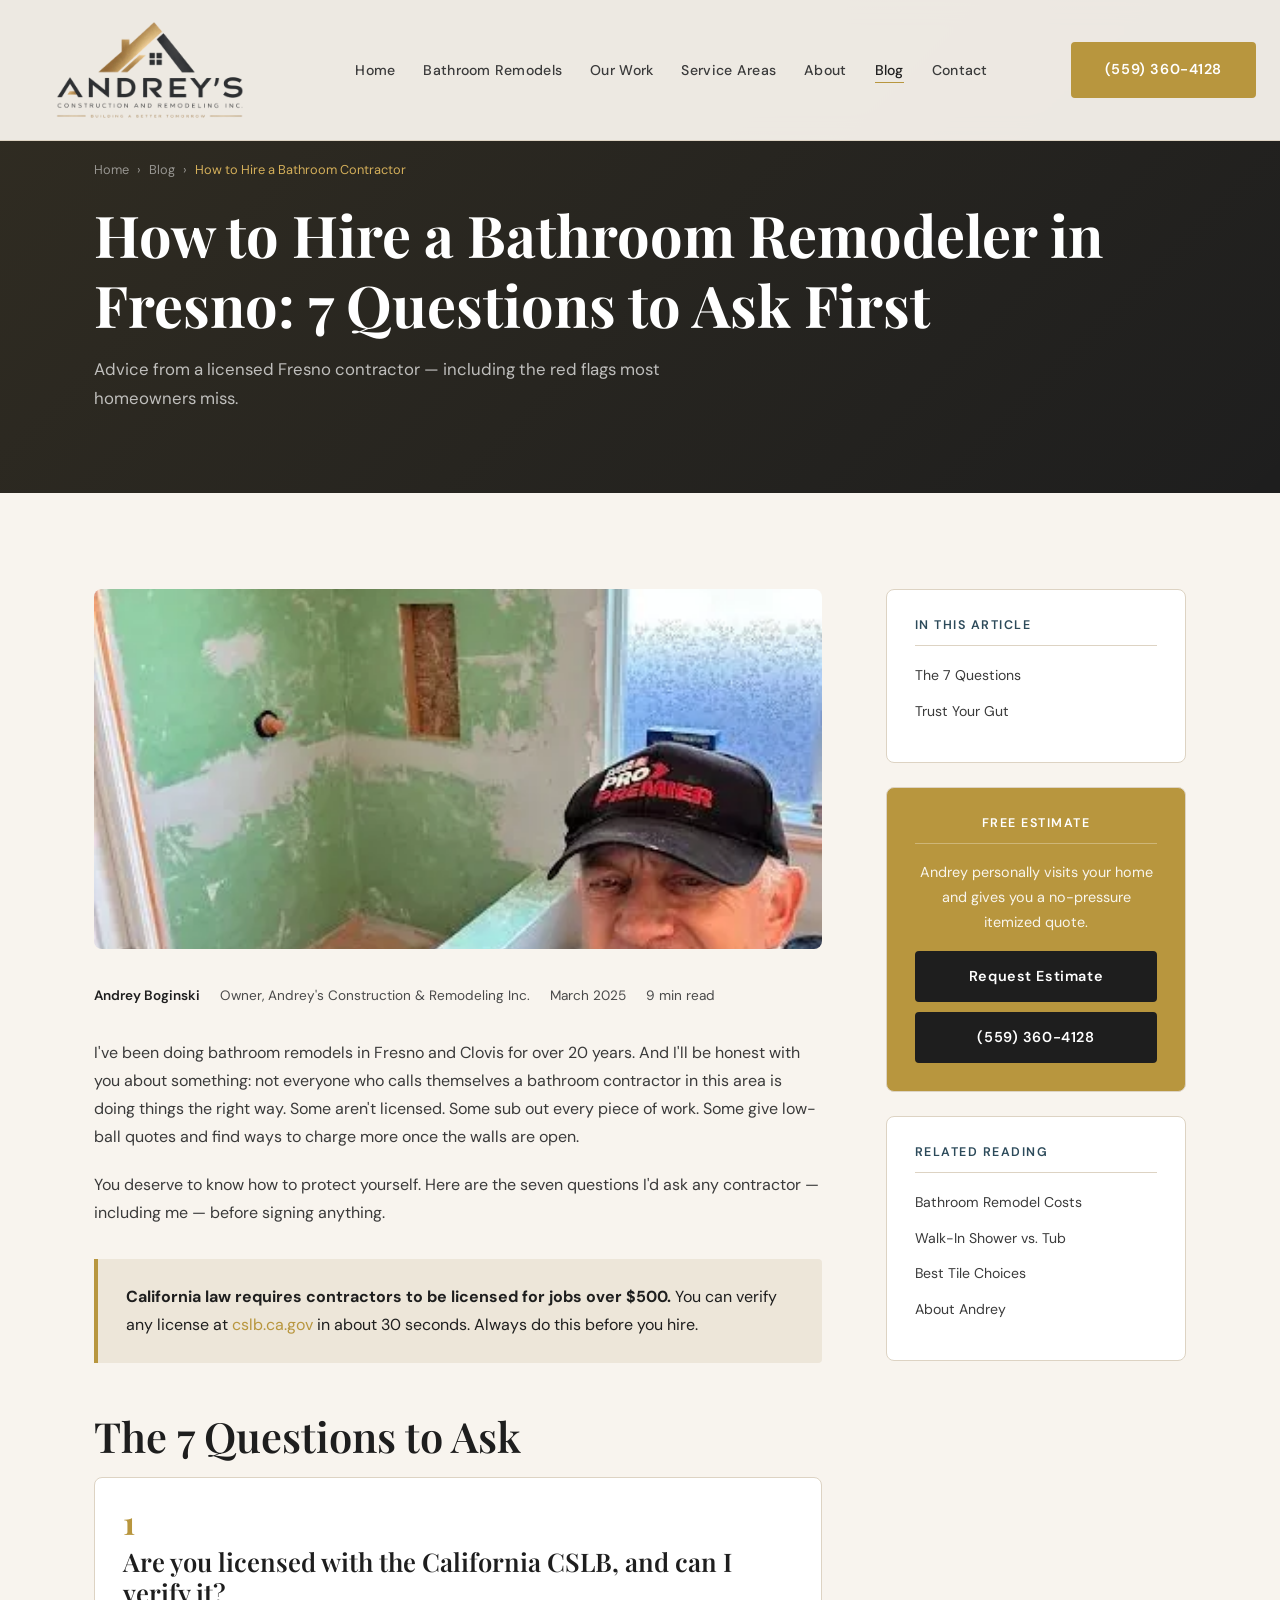
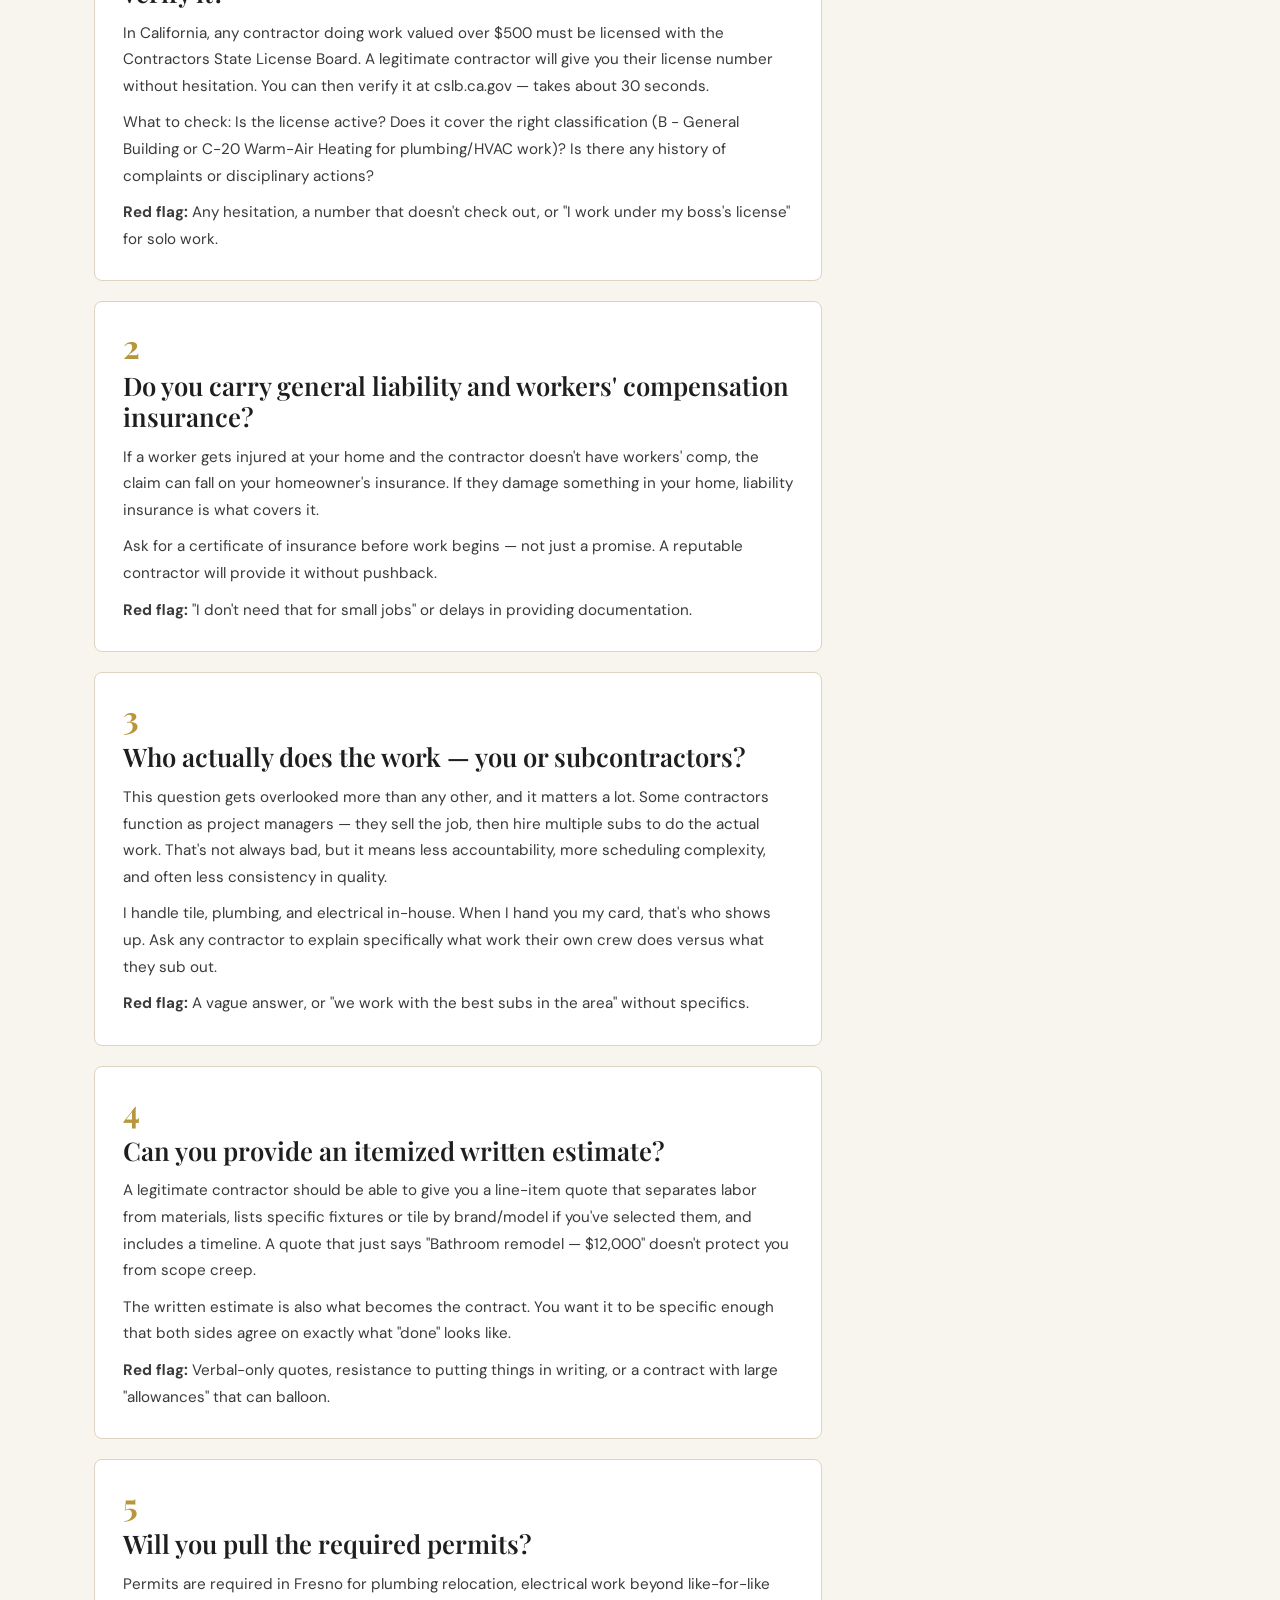
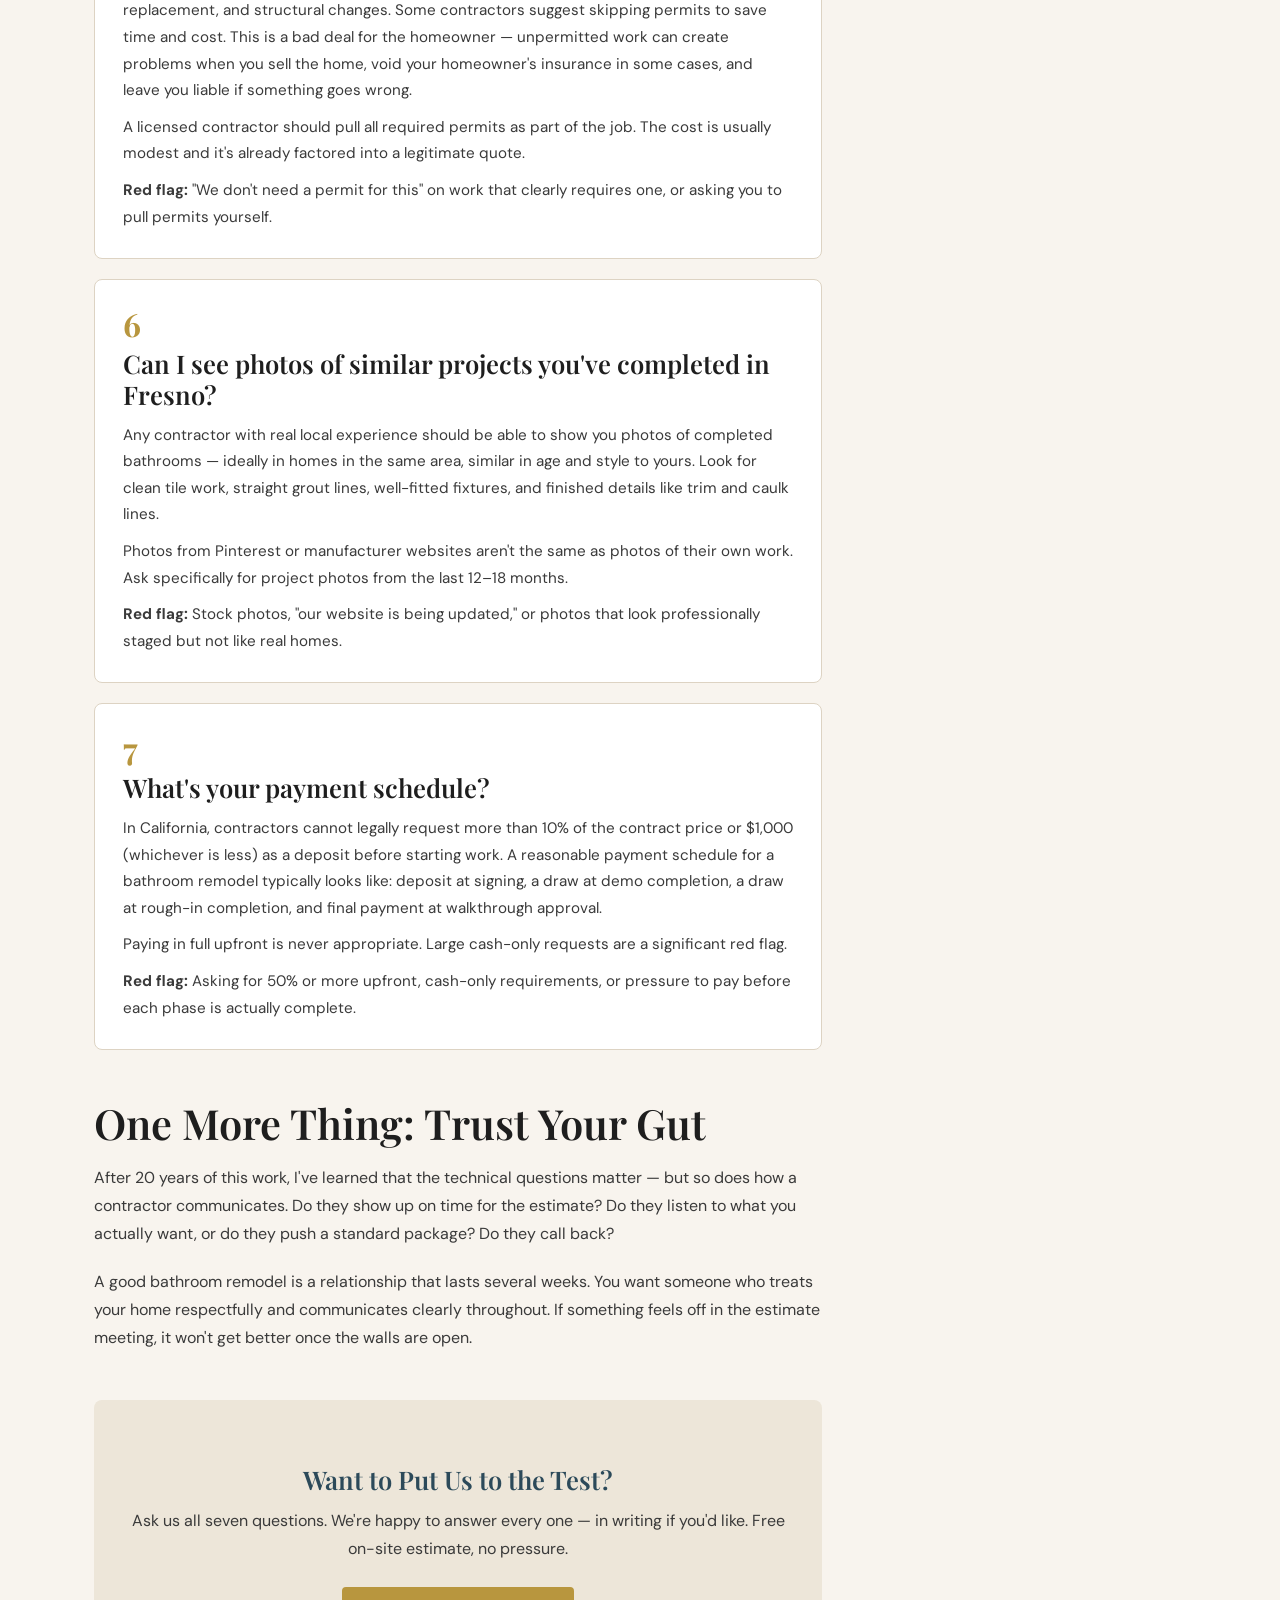
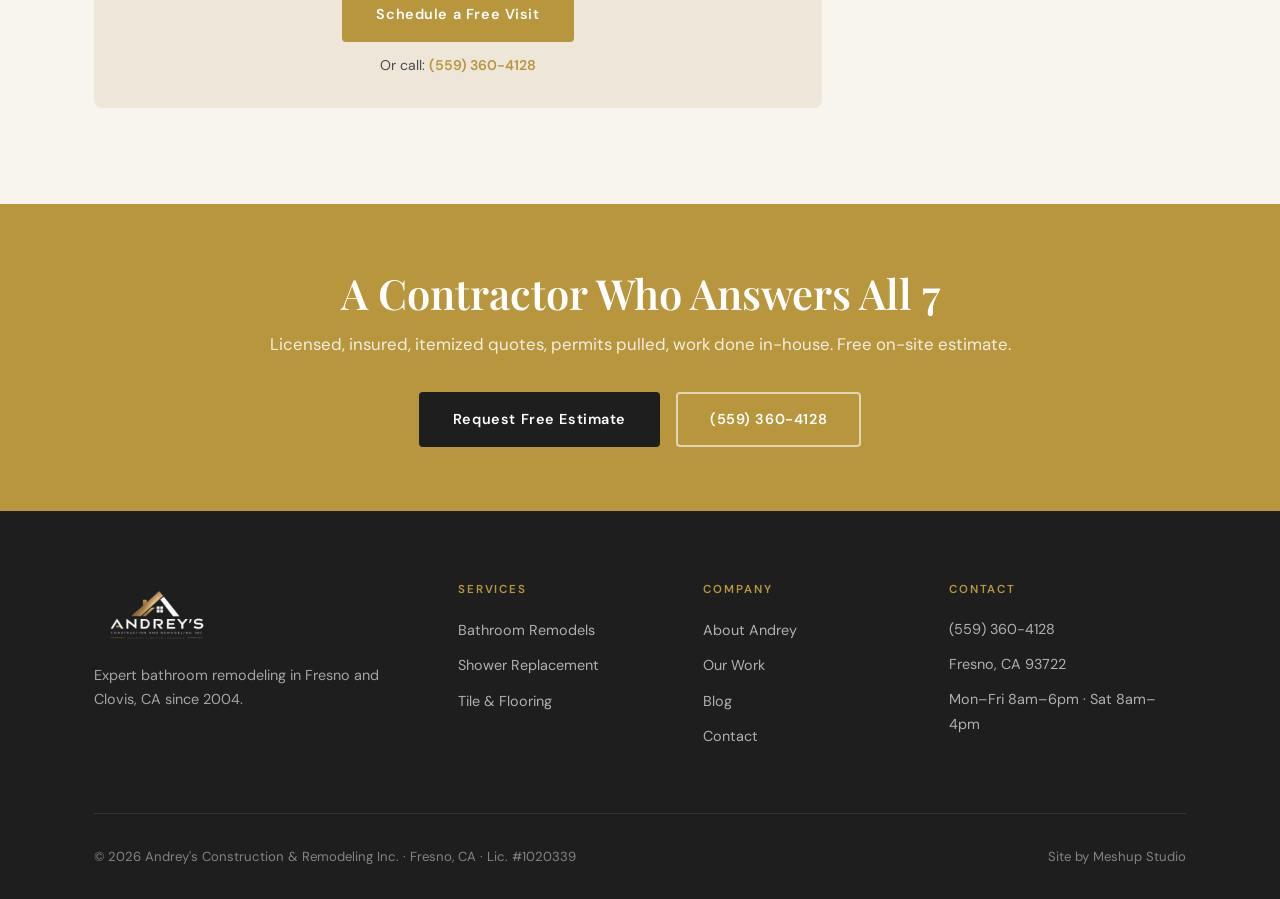
<file: blog/how-to-hire-bathroom-contractor-fresno.html>
<!DOCTYPE html>
<html lang="en">
<head>
  <meta charset="UTF-8">
  <meta name="viewport" content="width=device-width, initial-scale=1.0">
  <!-- Google tag (gtag.js) -->
  <script async src="https://www.googletagmanager.com/gtag/js?id=G-LNWTT6NS5E"></script>
  <script>
    window.dataLayer = window.dataLayer || [];
    function gtag(){dataLayer.push(arguments);}
    gtag('js', new Date());
    gtag('config', 'G-LNWTT6NS5E');
  </script>
  <title>How to Hire a Bathroom Remodeler in Fresno | Andrey's Construction</title>
  <meta name="description" content="Before you hire a contractor for your Fresno bathroom remodel, ask these 7 questions — from a licensed local contractor who's seen it all.">
  <meta name="robots" content="index, follow">
  <link rel="canonical" href="https://andreyhandyman.com/blog/how-to-hire-bathroom-contractor-fresno.html">

  <!-- Open Graph -->
  <meta property="og:title" content="How to Hire a Bathroom Remodeler in Fresno">
  <meta property="og:description" content="Before you hire a contractor for your Fresno bathroom remodel, ask these 7 questions.">
  <meta property="og:type" content="article">
  <meta property="og:url" content="https://andreyhandyman.com/blog/how-to-hire-bathroom-contractor-fresno.html">
  <meta property="og:image" content="https://andreyhandyman.com/images/bathroom-reno-2.jpg">

  <!-- Twitter Card -->
  <meta name="twitter:card" content="summary_large_image">
  <meta name="twitter:title" content="How to Hire a Bathroom Remodeler in Fresno">
  <meta name="twitter:description" content="Before you hire a contractor for your Fresno bathroom remodel, ask these 7 questions.">
  <meta name="twitter:image" content="https://andreyhandyman.com/images/bathroom-reno-2.jpg">

  <!-- BreadcrumbList Schema -->
  <script type="application/ld+json">
  {
    "@context": "https://schema.org",
    "@type": "BreadcrumbList",
    "itemListElement": [
      { "@type": "ListItem", "position": 1, "name": "Home", "item": "https://andreyhandyman.com/" },
      { "@type": "ListItem", "position": 2, "name": "Blog", "item": "https://andreyhandyman.com/blog.html" },
      { "@type": "ListItem", "position": 3, "name": "How to Hire a Bathroom Contractor", "item": "https://andreyhandyman.com/blog/how-to-hire-bathroom-contractor-fresno.html" }
    ]
  }
  </script>

  <link rel="icon" type="image/png" href="/favicon.png">
  <link rel="apple-touch-icon" href="/images/logo/favicon-192.png">
  <link rel="preconnect" href="https://fonts.googleapis.com">
  <link rel="preconnect" href="https://fonts.gstatic.com" crossorigin>
  <link rel="preload" href="https://fonts.googleapis.com/css2?family=Playfair+Display:ital,wght@0,600;0,700;1,400&family=DM+Sans:wght@400;500;600&display=swap" as="style" onload="this.onload=null;this.rel='stylesheet'">
  <noscript><link rel="stylesheet" href="https://fonts.googleapis.com/css2?family=Playfair+Display:ital,wght@0,600;0,700;1,400&family=DM+Sans:wght@400;500;600&display=swap"></noscript>
  <link rel="stylesheet" href="../css/style.css">
  <style>
    .blog-post-layout{display:grid;grid-template-columns:1fr 300px;gap:64px;align-items:start;}
    .blog-body h2{margin:48px 0 16px;}
    .blog-body h3{margin:32px 0 12px;color:var(--tile);}
    .blog-body p{margin-bottom:20px;}
    .blog-body ul,.blog-body ol{padding-left:24px;margin-bottom:20px;}
    .blog-body ul{list-style:disc;}
    .blog-body ol{list-style:decimal;}
    .blog-body li{margin-bottom:8px;color:var(--charcoal-md);line-height:1.7;}
    .highlight-box{background:var(--cream-dark);border-left:4px solid var(--gold);padding:24px 28px;border-radius:0 var(--radius-sm) var(--radius-sm) 0;margin:32px 0;}
    .highlight-box p{margin-bottom:0;color:var(--charcoal);}
    .warning-box{background:#fff8f0;border-left:4px solid #c0622a;padding:24px 28px;border-radius:0 var(--radius-sm) var(--radius-sm) 0;margin:32px 0;}
    .warning-box p{margin-bottom:0;color:var(--charcoal);}
    .question-block{background:var(--white);border:1px solid var(--border);border-radius:8px;padding:28px;margin-bottom:20px;}
    .question-block .q-num{font-family:var(--font-serif);font-size:2rem;font-weight:700;color:var(--gold);line-height:1;margin-bottom:8px;}
    .question-block h3{margin:0 0 12px;color:var(--charcoal);}
    .question-block p{margin-bottom:10px;font-size:0.95rem;}
    .question-block p:last-child{margin-bottom:0;}
    .blog-meta-header{display:flex;align-items:center;gap:20px;margin-bottom:32px;font-size:0.85rem;color:var(--charcoal-lt);flex-wrap:wrap;}
    .blog-meta-header .author{font-weight:600;color:var(--charcoal);}
    .sidebar-widget h4{font-family:var(--font-sans);font-size:0.78rem;font-weight:600;letter-spacing:0.12em;text-transform:uppercase;color:var(--tile);border-bottom:1px solid var(--border);padding-bottom:12px;margin-bottom:16px;}
    .sidebar-toc{list-style:none;}
    .sidebar-toc li{margin-bottom:10px;}
    .sidebar-toc a{font-size:0.88rem;color:var(--charcoal-md);}
    .sidebar-toc a:hover{color:var(--gold);}
    .sidebar-cta{background:var(--gold);color:var(--white);text-align:center;}
    .sidebar-cta h4{color:var(--white);border-color:rgba(255,255,255,0.3);}
    .sidebar-cta p{color:rgba(255,255,255,0.9);font-size:0.9rem;margin-bottom:16px;}
    @media(max-width:900px){.blog-post-layout{grid-template-columns:1fr;}}
  </style>
  <script type="application/ld+json">
  {
    "@context":"https://schema.org",
    "@type":"Article",
    "headline":"How to Hire a Bathroom Remodeler in Fresno: 7 Questions to Ask First",
    "description":"Before you hire any contractor for your Fresno bathroom remodel, ask these 7 questions. A licensed local contractor explains exactly what to look for.",
    "author":{"@type":"Person","name":"Andrey Boginski","jobTitle":"Owner & Master Contractor","worksFor":{"@type":"Organization","name":"Andrey's Construction & Remodeling Inc."}},
    "publisher":{"@type":"Organization","name":"Andrey's Construction & Remodeling Inc.","logo":{"@type":"ImageObject","url":"https://andreyhandyman.com/images/logo/logo-light.png"}},
    "datePublished":"2025-03-20",
    "dateModified":"2025-04-01",
    "image":"https://andreyhandyman.com/images/bathroom-reno-2.webp",
    "mainEntityOfPage":{"@type":"WebPage","@id":"https://andreyhandyman.com/blog/how-to-hire-bathroom-contractor-fresno.html"}
  }
  </script>
</head>
<body>
<nav class="site-nav">
  <div class="container">
    <div class="nav-inner">
      <a href="/" class="nav-logo" aria-label="Andrey's Construction home">
        <img src="/images/logo/logo-light.png" alt="Andrey's Construction &amp; Remodeling Inc." width="256" height="128">
      </a>
      <ul class="nav-links">
        <li><a href="/">Home</a></li>
        <li><a href="/bathroom-remodel-fresno.html">Bathroom Remodels</a></li>
        <li><a href="/our-work.html">Our Work</a></li>
        <li><a href="/service-areas.html">Service Areas</a></li>
        <li><a href="/about.html">About</a></li>
        <li><a href="/blog.html" class="active">Blog</a></li>
        <li><a href="/contact.html">Contact</a></li>
      </ul>
      <a href="tel:5593604128" class="btn btn-primary nav-cta">(559) 360-4128</a>
      <button class="nav-hamburger" aria-label="Toggle menu" aria-expanded="false"><span></span><span></span><span></span></button>
    </div>
  </div>
</nav>
<nav class="mobile-nav">
  <a href="/">Home</a><a href="/bathroom-remodel-fresno.html">Bathroom Remodels</a><a href="/our-work.html">Our Work</a><a href="/service-areas.html">Service Areas</a><a href="/about.html">About</a><a href="/blog.html">Blog</a><a href="/contact.html">Contact</a>
  <a href="tel:5593604128" class="btn btn-primary">(559) 360-4128</a>
</nav>

<section class="page-hero">
  <div class="container">
    <div class="page-hero-content">
      <nav class="breadcrumb" aria-label="Breadcrumb">
        <a href="/">Home</a> › <a href="/blog.html">Blog</a> › <span>How to Hire a Bathroom Contractor</span>
      </nav>
      <h1>How to Hire a Bathroom Remodeler in Fresno: 7 Questions to Ask First</h1>
      <p>Advice from a licensed Fresno contractor — including the red flags most homeowners miss.</p>
    </div>
  </div>
</section>

<section class="section">
  <div class="container">
    <div class="blog-post-layout">
      <article class="blog-body">
        <img src="/images/bathroom-reno-2.webp" alt="Andrey Boginski working on a bathroom remodel in Fresno CA - waterproof board installation" style="width:100%;height:360px;object-fit:cover;border-radius:8px;margin-bottom:36px;" loading="eager" width="800" height="360">

        <div class="blog-meta-header">
          <span class="author">Andrey Boginski</span>
          <span>Owner, Andrey's Construction & Remodeling Inc.</span>
          <span>March 2025</span>
          <span>9 min read</span>
        </div>

        <p>I've been doing bathroom remodels in Fresno and Clovis for over 20 years. And I'll be honest with you about something: not everyone who calls themselves a bathroom contractor in this area is doing things the right way. Some aren't licensed. Some sub out every piece of work. Some give low-ball quotes and find ways to charge more once the walls are open.</p>
        <p>You deserve to know how to protect yourself. Here are the seven questions I'd ask any contractor — including me — before signing anything.</p>

        <div class="highlight-box">
          <p><strong>California law requires contractors to be licensed for jobs over $500.</strong> You can verify any license at <a href="https://www.cslb.ca.gov" target="_blank" rel="noopener noreferrer" style="color:var(--gold);">cslb.ca.gov</a> in about 30 seconds. Always do this before you hire.</p>
        </div>

        <h2 id="questions">The 7 Questions to Ask</h2>

        <div class="question-block">
          <div class="q-num">1</div>
          <h3>Are you licensed with the California CSLB, and can I verify it?</h3>
          <p>In California, any contractor doing work valued over $500 must be licensed with the Contractors State License Board. A legitimate contractor will give you their license number without hesitation. You can then verify it at cslb.ca.gov — takes about 30 seconds.</p>
          <p>What to check: Is the license active? Does it cover the right classification (B - General Building or C-20 Warm-Air Heating for plumbing/HVAC work)? Is there any history of complaints or disciplinary actions?</p>
          <p><strong>Red flag:</strong> Any hesitation, a number that doesn't check out, or "I work under my boss's license" for solo work.</p>
        </div>

        <div class="question-block">
          <div class="q-num">2</div>
          <h3>Do you carry general liability and workers' compensation insurance?</h3>
          <p>If a worker gets injured at your home and the contractor doesn't have workers' comp, the claim can fall on your homeowner's insurance. If they damage something in your home, liability insurance is what covers it.</p>
          <p>Ask for a certificate of insurance before work begins — not just a promise. A reputable contractor will provide it without pushback.</p>
          <p><strong>Red flag:</strong> "I don't need that for small jobs" or delays in providing documentation.</p>
        </div>

        <div class="question-block">
          <div class="q-num">3</div>
          <h3>Who actually does the work — you or subcontractors?</h3>
          <p>This question gets overlooked more than any other, and it matters a lot. Some contractors function as project managers — they sell the job, then hire multiple subs to do the actual work. That's not always bad, but it means less accountability, more scheduling complexity, and often less consistency in quality.</p>
          <p>I handle tile, plumbing, and electrical in-house. When I hand you my card, that's who shows up. Ask any contractor to explain specifically what work their own crew does versus what they sub out.</p>
          <p><strong>Red flag:</strong> A vague answer, or "we work with the best subs in the area" without specifics.</p>
        </div>

        <div class="question-block">
          <div class="q-num">4</div>
          <h3>Can you provide an itemized written estimate?</h3>
          <p>A legitimate contractor should be able to give you a line-item quote that separates labor from materials, lists specific fixtures or tile by brand/model if you've selected them, and includes a timeline. A quote that just says "Bathroom remodel — $12,000" doesn't protect you from scope creep.</p>
          <p>The written estimate is also what becomes the contract. You want it to be specific enough that both sides agree on exactly what "done" looks like.</p>
          <p><strong>Red flag:</strong> Verbal-only quotes, resistance to putting things in writing, or a contract with large "allowances" that can balloon.</p>
        </div>

        <div class="question-block">
          <div class="q-num">5</div>
          <h3>Will you pull the required permits?</h3>
          <p>Permits are required in Fresno for plumbing relocation, electrical work beyond like-for-like replacement, and structural changes. Some contractors suggest skipping permits to save time and cost. This is a bad deal for the homeowner — unpermitted work can create problems when you sell the home, void your homeowner's insurance in some cases, and leave you liable if something goes wrong.</p>
          <p>A licensed contractor should pull all required permits as part of the job. The cost is usually modest and it's already factored into a legitimate quote.</p>
          <p><strong>Red flag:</strong> "We don't need a permit for this" on work that clearly requires one, or asking you to pull permits yourself.</p>
        </div>

        <div class="question-block">
          <div class="q-num">6</div>
          <h3>Can I see photos of similar projects you've completed in Fresno?</h3>
          <p>Any contractor with real local experience should be able to show you photos of completed bathrooms — ideally in homes in the same area, similar in age and style to yours. Look for clean tile work, straight grout lines, well-fitted fixtures, and finished details like trim and caulk lines.</p>
          <p>Photos from Pinterest or manufacturer websites aren't the same as photos of their own work. Ask specifically for project photos from the last 12–18 months.</p>
          <p><strong>Red flag:</strong> Stock photos, "our website is being updated," or photos that look professionally staged but not like real homes.</p>
        </div>

        <div class="question-block">
          <div class="q-num">7</div>
          <h3>What's your payment schedule?</h3>
          <p>In California, contractors cannot legally request more than 10% of the contract price or $1,000 (whichever is less) as a deposit before starting work. A reasonable payment schedule for a bathroom remodel typically looks like: deposit at signing, a draw at demo completion, a draw at rough-in completion, and final payment at walkthrough approval.</p>
          <p>Paying in full upfront is never appropriate. Large cash-only requests are a significant red flag.</p>
          <p><strong>Red flag:</strong> Asking for 50% or more upfront, cash-only requirements, or pressure to pay before each phase is actually complete.</p>
        </div>

        <h2 id="bonus">One More Thing: Trust Your Gut</h2>
        <p>After 20 years of this work, I've learned that the technical questions matter — but so does how a contractor communicates. Do they show up on time for the estimate? Do they listen to what you actually want, or do they push a standard package? Do they call back?</p>
        <p>A good bathroom remodel is a relationship that lasts several weeks. You want someone who treats your home respectfully and communicates clearly throughout. If something feels off in the estimate meeting, it won't get better once the walls are open.</p>

        <div style="margin-top:48px;padding:32px;background:var(--cream-dark);border-radius:8px;text-align:center;">
          <h3 style="margin-bottom:12px;">Want to Put Us to the Test?</h3>
          <p style="margin-bottom:24px;">Ask us all seven questions. We're happy to answer every one — in writing if you'd like. Free on-site estimate, no pressure.</p>
          <a href="/contact.html" class="btn btn-primary">Schedule a Free Visit</a>
          <span style="display:block;margin-top:12px;font-size:0.88rem;color:var(--charcoal-lt);">Or call: <a href="tel:5593604128" style="color:var(--gold);font-weight:600;">(559) 360-4128</a></span>
        </div>
      </article>

      <aside>
        <div class="sidebar-widget">
          <h4>In This Article</h4>
          <ul class="sidebar-toc">
            <li><a href="#questions">The 7 Questions</a></li>
            <li><a href="#bonus">Trust Your Gut</a></li>
          </ul>
        </div>
        <div class="sidebar-widget sidebar-cta">
          <h4>Free Estimate</h4>
          <p>Andrey personally visits your home and gives you a no-pressure itemized quote.</p>
          <a href="/contact.html" class="btn btn-dark" style="display:block;margin-bottom:10px;text-align:center;padding:12px;">Request Estimate</a>
          <a href="tel:5593604128" class="btn btn-dark" style="display:block;text-align:center;padding:12px;">(559) 360-4128</a>
        </div>
        <div class="sidebar-widget">
          <h4>Related Reading</h4>
          <ul class="sidebar-toc">
            <li><a href="/blog/bathroom-remodel-cost-fresno.html">Bathroom Remodel Costs</a></li>
            <li><a href="/blog/walk-in-shower-vs-tub-fresno.html">Walk-In Shower vs. Tub</a></li>
            <li><a href="/blog/best-tile-for-fresno-bathrooms.html">Best Tile Choices</a></li>
            <li><a href="/about.html">About Andrey</a></li>
          </ul>
        </div>
      </aside>
    </div>
  </div>
</section>

<div class="cta-band">
  <div class="container">
    <h2>A Contractor Who Answers All 7</h2>
    <p>Licensed, insured, itemized quotes, permits pulled, work done in-house. Free on-site estimate.</p>
    <div style="display:flex;gap:16px;justify-content:center;flex-wrap:wrap;">
      <a href="/contact.html" class="btn btn-dark">Request Free Estimate</a>
      <a href="tel:5593604128" class="btn btn-secondary">(559) 360-4128</a>
    </div>
  </div>
</div>

<footer class="site-footer">
  <div class="container">
    <div class="footer-grid">
      <div class="footer-brand">
        <img src="/images/logo/logo-dark.png" alt="Andrey's Construction &amp; Remodeling Inc." width="220" height="60" width="160" height="80" style="height:64px;width:auto;margin-bottom:16px;display:block;">
        <p>Expert bathroom remodeling in Fresno and Clovis, CA since 2004.</p>
      </div>
      <div class="footer-col"><h4>Services</h4><ul><li><a href="/bathroom-remodel-fresno.html">Bathroom Remodels</a></li><li><a href="/bathroom-remodel-fresno.html#shower">Shower Replacement</a></li><li><a href="/bathroom-remodel-fresno.html#tile">Tile & Flooring</a></li></ul></div>
      <div class="footer-col"><h4>Company</h4><ul><li><a href="/about.html">About Andrey</a></li><li><a href="/our-work.html">Our Work</a></li><li><a href="/blog.html">Blog</a></li><li><a href="/contact.html">Contact</a></li></ul></div>
      <div class="footer-col"><h4>Contact</h4><p class="footer-contact-item"><a href="tel:5593604128">(559) 360-4128</a></p><p class="footer-contact-item">Fresno, CA 93722</p><p class="footer-contact-item">Mon–Fri 8am–6pm · Sat 8am–4pm</p></div>
    </div>
    <div class="footer-bottom">
      <span>© 2026 Andrey's Construction & Remodeling Inc. · Fresno, CA · Lic. #1020339</span>
      <span>Site by <a href="https://meshupstudio.com" target="_blank" rel="noopener noreferrer">Meshup Studio</a></span>
    </div>
  </div>
</footer>
<script src="../js/main.js" defer></script>
</body>
</html>
</file>
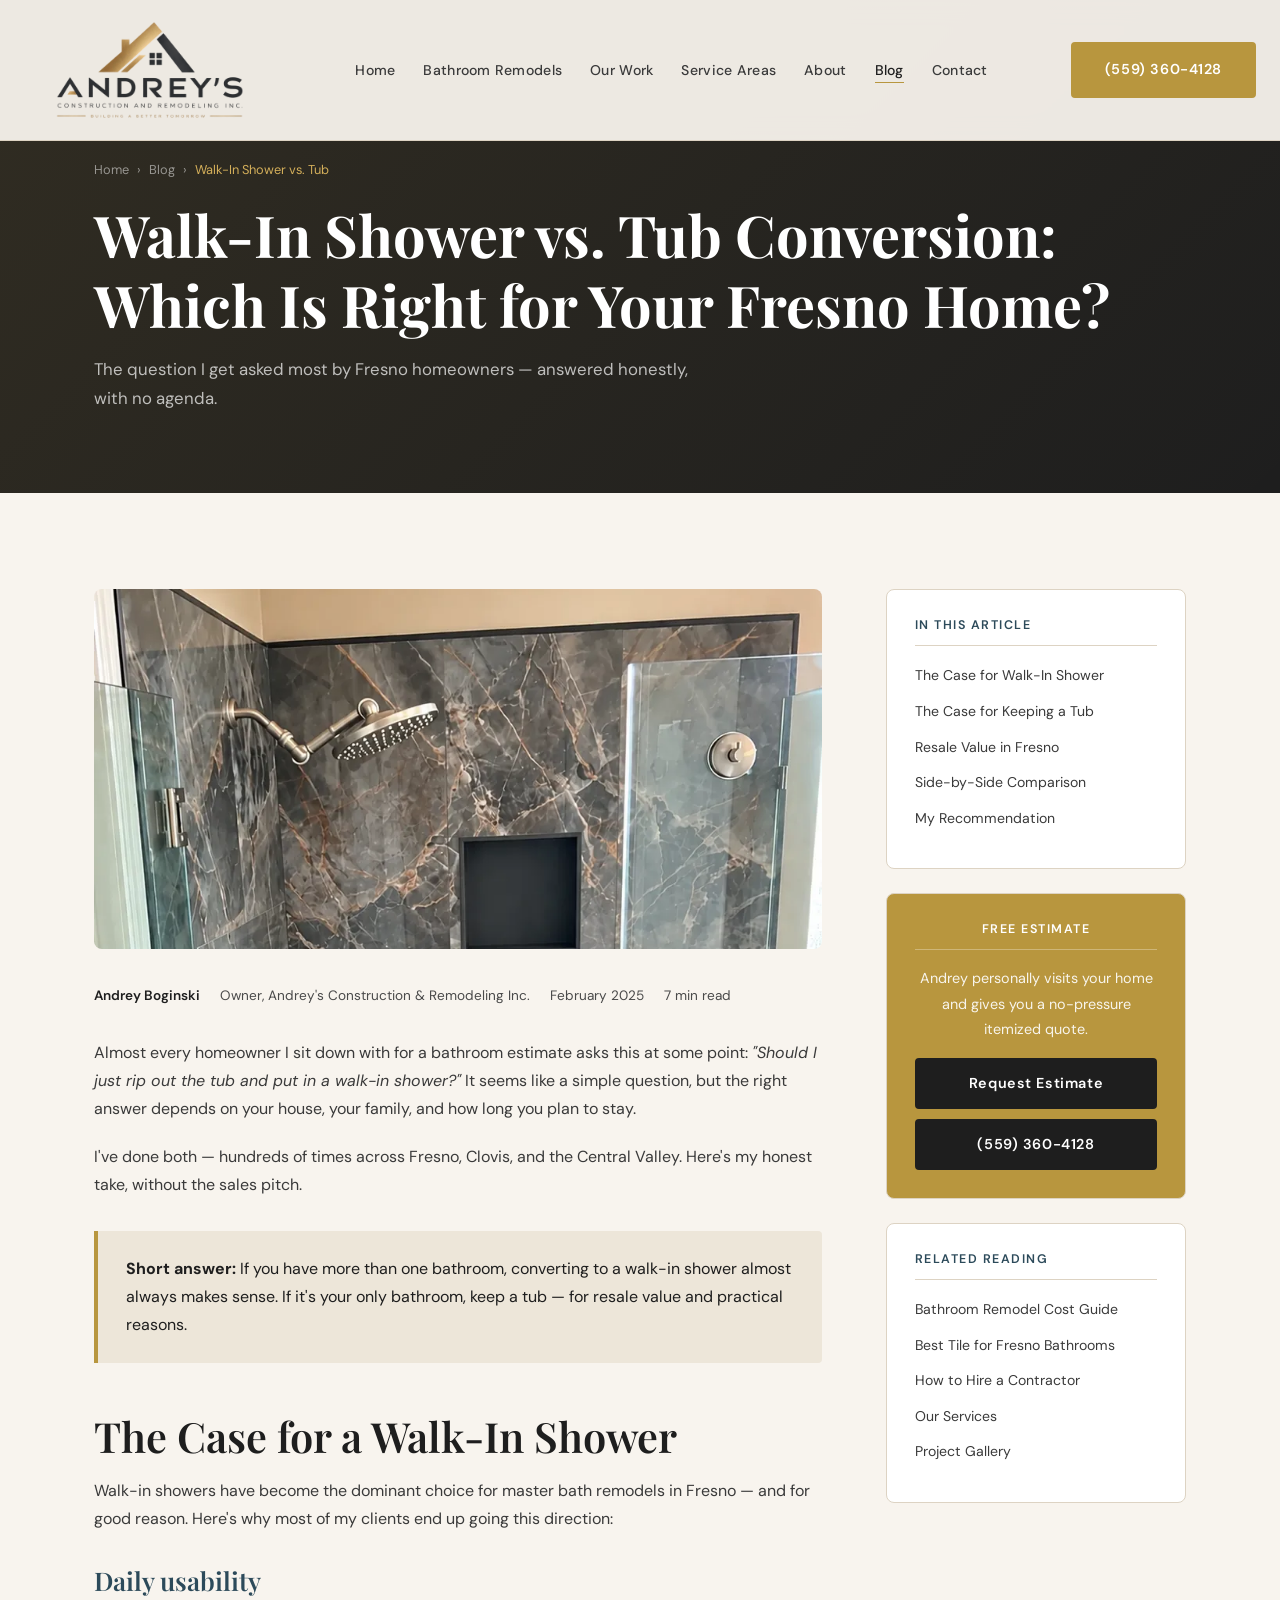
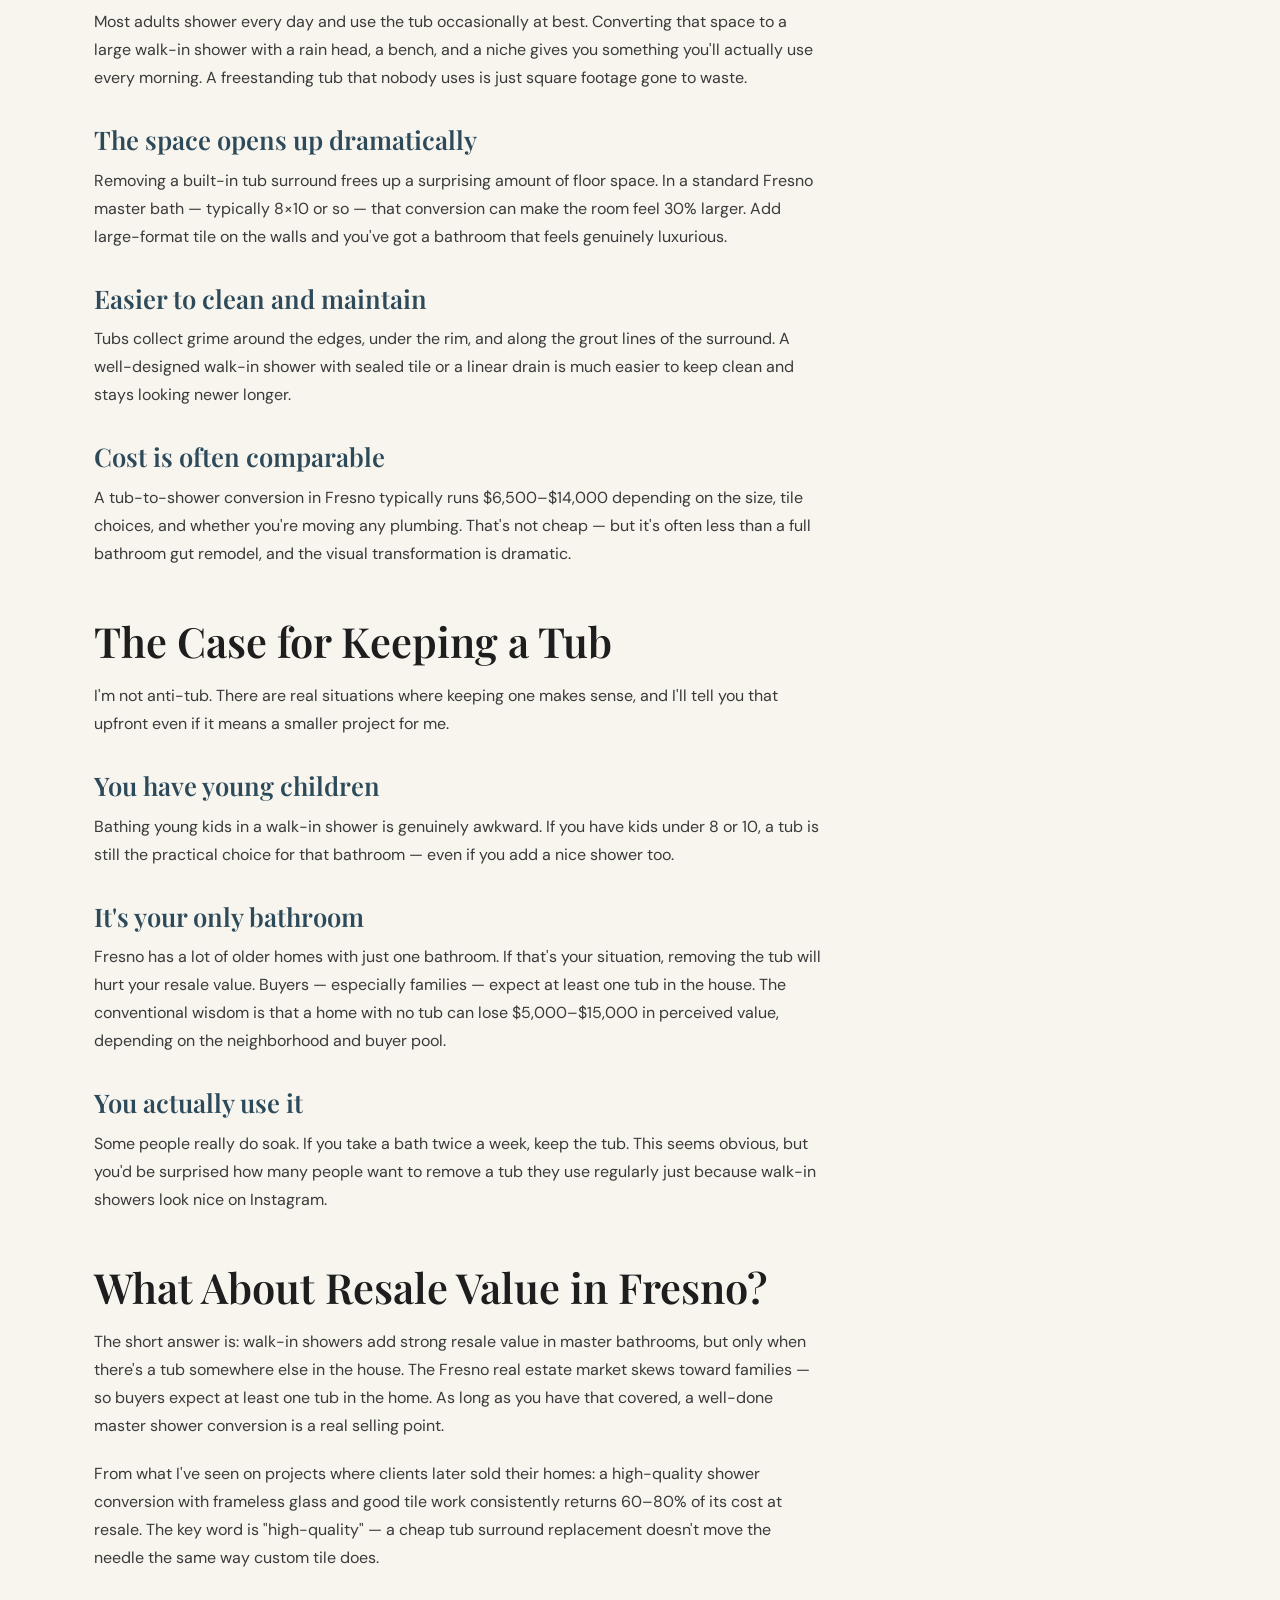
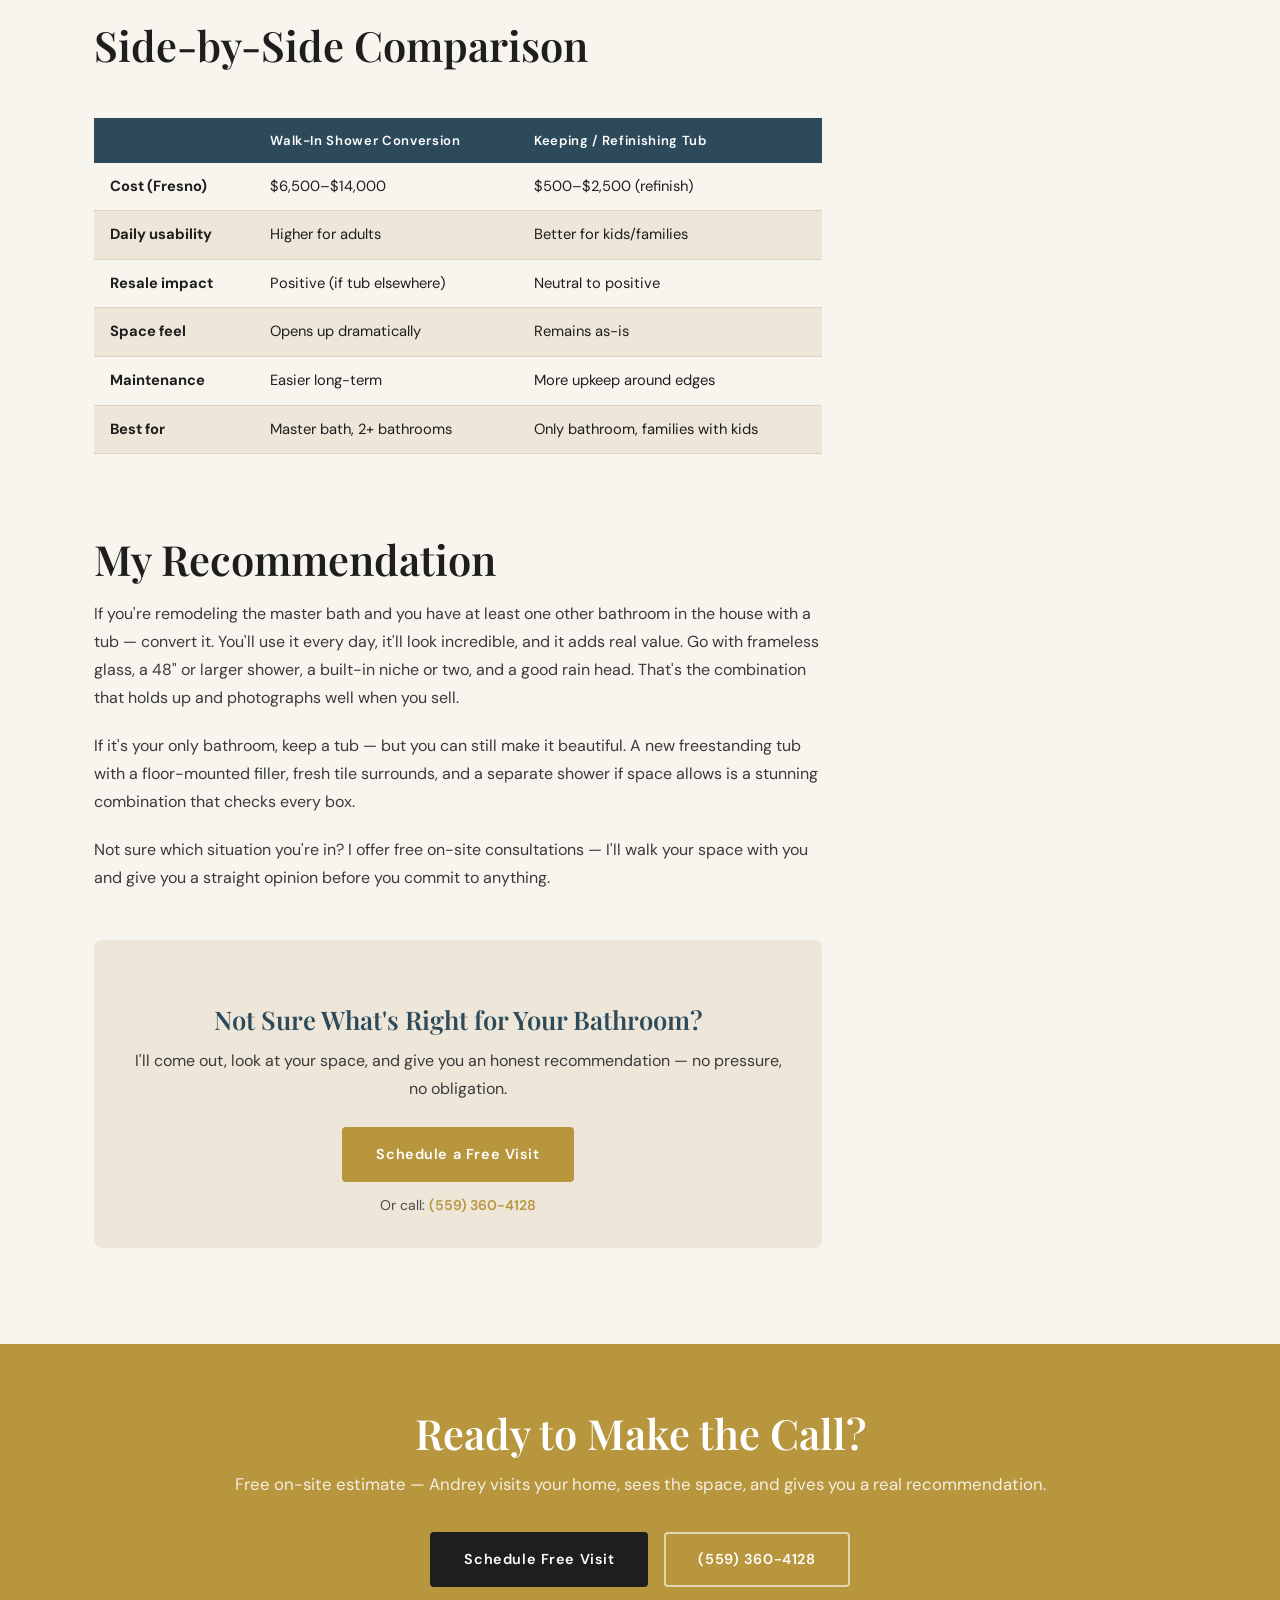
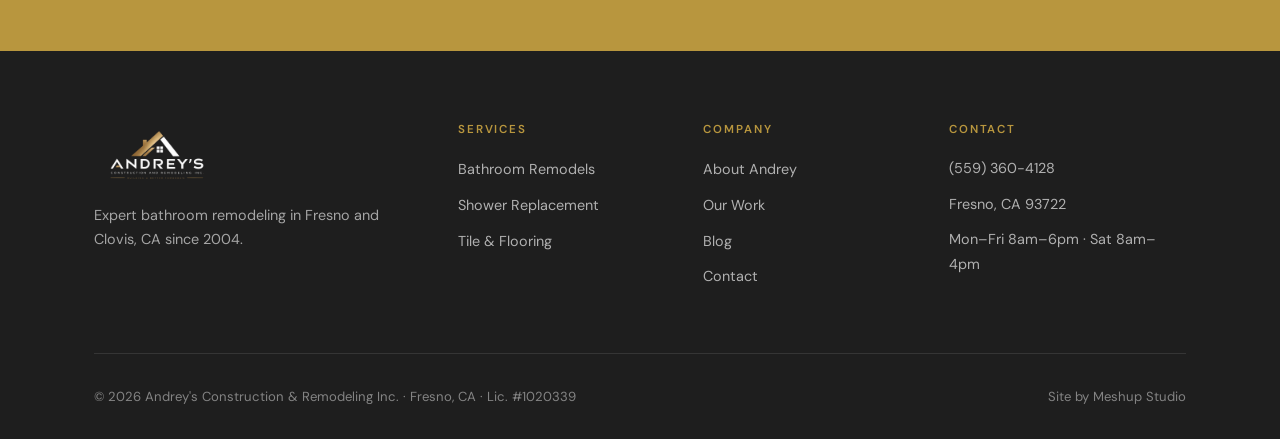
<file: blog/walk-in-shower-vs-tub-fresno.html>
<!DOCTYPE html>
<html lang="en">
<head>
  <meta charset="UTF-8">
  <meta name="viewport" content="width=device-width, initial-scale=1.0">
  <!-- Google tag (gtag.js) -->
  <script async src="https://www.googletagmanager.com/gtag/js?id=G-LNWTT6NS5E"></script>
  <script>
    window.dataLayer = window.dataLayer || [];
    function gtag(){dataLayer.push(arguments);}
    gtag('js', new Date());
    gtag('config', 'G-LNWTT6NS5E');
  </script>
  <title>Walk-In Shower vs. Tub Conversion in Fresno, CA (2025) | Andrey's Construction</title>
  <meta name="description" content="Should you replace your tub with a walk-in shower? A Fresno contractor's honest take on cost, resale value, and which is right for your home.">
  <meta name="robots" content="index, follow">
  <link rel="canonical" href="https://andreyhandyman.com/blog/walk-in-shower-vs-tub-fresno.html">

  <!-- Open Graph -->
  <meta property="og:title" content="Walk-In Shower vs. Tub Conversion in Fresno, CA (2025)">
  <meta property="og:description" content="Should you replace your tub with a walk-in shower? A Fresno contractor's honest take on cost and resale value.">
  <meta property="og:type" content="article">
  <meta property="og:url" content="https://andreyhandyman.com/blog/walk-in-shower-vs-tub-fresno.html">
  <meta property="og:image" content="https://andreyhandyman.com/images/bathroom-reno-3.jpg">

  <!-- Twitter Card -->
  <meta name="twitter:card" content="summary_large_image">
  <meta name="twitter:title" content="Walk-In Shower vs. Tub Conversion in Fresno, CA (2025)">
  <meta name="twitter:description" content="Should you replace your tub with a walk-in shower? A Fresno contractor's honest take on cost and resale value.">
  <meta name="twitter:image" content="https://andreyhandyman.com/images/bathroom-reno-3.jpg">

  <!-- BreadcrumbList Schema -->
  <script type="application/ld+json">
  {
    "@context": "https://schema.org",
    "@type": "BreadcrumbList",
    "itemListElement": [
      { "@type": "ListItem", "position": 1, "name": "Home", "item": "https://andreyhandyman.com/" },
      { "@type": "ListItem", "position": 2, "name": "Blog", "item": "https://andreyhandyman.com/blog.html" },
      { "@type": "ListItem", "position": 3, "name": "Walk-In Shower vs. Tub", "item": "https://andreyhandyman.com/blog/walk-in-shower-vs-tub-fresno.html" }
    ]
  }
  </script>

  <link rel="icon" type="image/png" href="/favicon.png">
  <link rel="apple-touch-icon" href="/images/logo/favicon-192.png">
  <link rel="preconnect" href="https://fonts.googleapis.com">
  <link rel="preconnect" href="https://fonts.gstatic.com" crossorigin>
  <link rel="preload" href="https://fonts.googleapis.com/css2?family=Playfair+Display:ital,wght@0,600;0,700;1,400&family=DM+Sans:wght@400;500;600&display=swap" as="style" onload="this.onload=null;this.rel='stylesheet'">
  <noscript><link rel="stylesheet" href="https://fonts.googleapis.com/css2?family=Playfair+Display:ital,wght@0,600;0,700;1,400&family=DM+Sans:wght@400;500;600&display=swap"></noscript>
  <link rel="stylesheet" href="../css/style.css">
  <style>
    .blog-post-layout{display:grid;grid-template-columns:1fr 300px;gap:64px;align-items:start;}
    .blog-body{min-width:0;}
    .blog-body h2{margin:48px 0 16px;}
    .blog-body h3{margin:32px 0 12px;color:var(--tile);}
    .blog-body p{margin-bottom:20px;}
    .blog-body ul,.blog-body ol{padding-left:24px;margin-bottom:20px;}
    .blog-body ul{list-style:disc;}
    .blog-body ol{list-style:decimal;}
    .blog-body li{margin-bottom:8px;color:var(--charcoal-md);line-height:1.7;}
    .highlight-box{background:var(--cream-dark);border-left:4px solid var(--gold);padding:24px 28px;border-radius:0 var(--radius-sm) var(--radius-sm) 0;margin:32px 0;}
    .highlight-box p{margin-bottom:0;color:var(--charcoal);}
    .blog-meta-header{display:flex;align-items:center;gap:20px;margin-bottom:32px;font-size:0.85rem;color:var(--charcoal-lt);flex-wrap:wrap;}
    .blog-meta-header .author{font-weight:600;color:var(--charcoal);}
    .compare-table{width:100%;border-collapse:collapse;margin:32px 0;}
    .compare-table th{background:var(--tile);color:var(--white);padding:12px 16px;text-align:left;font-size:0.82rem;font-weight:600;letter-spacing:0.05em;}
    .compare-table td{padding:12px 16px;border-bottom:1px solid var(--border);font-size:0.92rem;}
    .compare-table tr:nth-child(even) td{background:var(--cream-dark);}
    .compare-table-wrap{overflow-x:auto;-webkit-overflow-scrolling:touch;}
    .sidebar-widget h4{font-family:var(--font-sans);font-size:0.78rem;font-weight:600;letter-spacing:0.12em;text-transform:uppercase;color:var(--tile);border-bottom:1px solid var(--border);padding-bottom:12px;margin-bottom:16px;}
    .sidebar-toc{list-style:none;}
    .sidebar-toc li{margin-bottom:10px;}
    .sidebar-toc a{font-size:0.88rem;color:var(--charcoal-md);}
    .sidebar-toc a:hover{color:var(--gold);}
    .sidebar-cta{background:var(--gold);color:var(--white);text-align:center;}
    .sidebar-cta h4{color:var(--white);border-color:rgba(255,255,255,0.3);}
    .sidebar-cta p{color:rgba(255,255,255,0.9);font-size:0.9rem;margin-bottom:16px;}
    @media(max-width:900px){.blog-post-layout{grid-template-columns:1fr;}}
  </style>
  <script type="application/ld+json">
  {
    "@context":"https://schema.org",
    "@type":"Article",
    "headline":"Walk-In Shower vs. Tub Conversion in Fresno, CA: Which Is Right for You?",
    "description":"Should you replace your tub with a walk-in shower? A Fresno contractor's honest take on cost, resale value, and which option is right for your home.",
    "author":{"@type":"Person","name":"Andrey Boginski","jobTitle":"Owner & Master Contractor","worksFor":{"@type":"Organization","name":"Andrey's Construction & Remodeling Inc."}},
    "publisher":{"@type":"Organization","name":"Andrey's Construction & Remodeling Inc.","logo":{"@type":"ImageObject","url":"https://andreyhandyman.com/images/logo/logo-light.png"}},
    "datePublished":"2025-02-10",
    "dateModified":"2025-04-01",
    "image":"https://andreyhandyman.com/images/bathroom-reno-3.webp",
    "mainEntityOfPage":{"@type":"WebPage","@id":"https://andreyhandyman.com/blog/walk-in-shower-vs-tub-fresno.html"}
  }
  </script>
</head>
<body>
<nav class="site-nav">
  <div class="container">
    <div class="nav-inner">
      <a href="/" class="nav-logo" aria-label="Andrey's Construction home">
        <img src="/images/logo/logo-light.png" alt="Andrey's Construction &amp; Remodeling Inc." width="256" height="128">
      </a>
      <ul class="nav-links">
        <li><a href="/">Home</a></li>
        <li><a href="/bathroom-remodel-fresno.html">Bathroom Remodels</a></li>
        <li><a href="/our-work.html">Our Work</a></li>
        <li><a href="/service-areas.html">Service Areas</a></li>
        <li><a href="/about.html">About</a></li>
        <li><a href="/blog.html" class="active">Blog</a></li>
        <li><a href="/contact.html">Contact</a></li>
      </ul>
      <a href="tel:5593604128" class="btn btn-primary nav-cta">(559) 360-4128</a>
      <button class="nav-hamburger" aria-label="Toggle menu" aria-expanded="false"><span></span><span></span><span></span></button>
    </div>
  </div>
</nav>
<nav class="mobile-nav">
  <a href="/">Home</a><a href="/bathroom-remodel-fresno.html">Bathroom Remodels</a><a href="/our-work.html">Our Work</a><a href="/service-areas.html">Service Areas</a><a href="/about.html">About</a><a href="/blog.html">Blog</a><a href="/contact.html">Contact</a>
  <a href="tel:5593604128" class="btn btn-primary">(559) 360-4128</a>
</nav>

<section class="page-hero">
  <div class="container">
    <div class="page-hero-content">
      <nav class="breadcrumb" aria-label="Breadcrumb">
        <a href="/">Home</a> › <a href="/blog.html">Blog</a> › <span>Walk-In Shower vs. Tub</span>
      </nav>
      <h1>Walk-In Shower vs. Tub Conversion: Which Is Right for Your Fresno Home?</h1>
      <p>The question I get asked most by Fresno homeowners — answered honestly, with no agenda.</p>
    </div>
  </div>
</section>

<section class="section">
  <div class="container">
    <div class="blog-post-layout">
      <article class="blog-body">
        <img src="/images/clovis-bathroom-remodel-frameless-glass-shower.webp" alt="Completed frameless glass shower with marble-look tile" style="width:100%;height:360px;object-fit:cover;border-radius:8px;margin-bottom:36px;" loading="eager" width="800" height="360">

        <div class="blog-meta-header">
          <span class="author">Andrey Boginski</span>
          <span>Owner, Andrey's Construction & Remodeling Inc.</span>
          <span>February 2025</span>
          <span>7 min read</span>
        </div>

        <p>Almost every homeowner I sit down with for a bathroom estimate asks this at some point: <em>"Should I just rip out the tub and put in a walk-in shower?"</em> It seems like a simple question, but the right answer depends on your house, your family, and how long you plan to stay.</p>
        <p>I've done both — hundreds of times across Fresno, Clovis, and the Central Valley. Here's my honest take, without the sales pitch.</p>

        <div class="highlight-box">
          <p><strong>Short answer:</strong> If you have more than one bathroom, converting to a walk-in shower almost always makes sense. If it's your only bathroom, keep a tub — for resale value and practical reasons.</p>
        </div>

        <h2 id="case-for-shower">The Case for a Walk-In Shower</h2>
        <p>Walk-in showers have become the dominant choice for master bath remodels in Fresno — and for good reason. Here's why most of my clients end up going this direction:</p>

        <h3>Daily usability</h3>
        <p>Most adults shower every day and use the tub occasionally at best. Converting that space to a large walk-in shower with a rain head, a bench, and a niche gives you something you'll actually use every morning. A freestanding tub that nobody uses is just square footage gone to waste.</p>

        <h3>The space opens up dramatically</h3>
        <p>Removing a built-in tub surround frees up a surprising amount of floor space. In a standard Fresno master bath — typically 8×10 or so — that conversion can make the room feel 30% larger. Add large-format tile on the walls and you've got a bathroom that feels genuinely luxurious.</p>

        <h3>Easier to clean and maintain</h3>
        <p>Tubs collect grime around the edges, under the rim, and along the grout lines of the surround. A well-designed walk-in shower with sealed tile or a linear drain is much easier to keep clean and stays looking newer longer.</p>

        <h3>Cost is often comparable</h3>
        <p>A tub-to-shower conversion in Fresno typically runs $6,500–$14,000 depending on the size, tile choices, and whether you're moving any plumbing. That's not cheap — but it's often less than a full bathroom gut remodel, and the visual transformation is dramatic.</p>

        <h2 id="case-for-tub">The Case for Keeping a Tub</h2>
        <p>I'm not anti-tub. There are real situations where keeping one makes sense, and I'll tell you that upfront even if it means a smaller project for me.</p>

        <h3>You have young children</h3>
        <p>Bathing young kids in a walk-in shower is genuinely awkward. If you have kids under 8 or 10, a tub is still the practical choice for that bathroom — even if you add a nice shower too.</p>

        <h3>It's your only bathroom</h3>
        <p>Fresno has a lot of older homes with just one bathroom. If that's your situation, removing the tub will hurt your resale value. Buyers — especially families — expect at least one tub in the house. The conventional wisdom is that a home with no tub can lose $5,000–$15,000 in perceived value, depending on the neighborhood and buyer pool.</p>

        <h3>You actually use it</h3>
        <p>Some people really do soak. If you take a bath twice a week, keep the tub. This seems obvious, but you'd be surprised how many people want to remove a tub they use regularly just because walk-in showers look nice on Instagram.</p>

        <h2 id="resale">What About Resale Value in Fresno?</h2>
        <p>The short answer is: walk-in showers add strong resale value in master bathrooms, but only when there's a tub somewhere else in the house. The Fresno real estate market skews toward families — so buyers expect at least one tub in the home. As long as you have that covered, a well-done master shower conversion is a real selling point.</p>
        <p>From what I've seen on projects where clients later sold their homes: a high-quality shower conversion with frameless glass and good tile work consistently returns 60–80% of its cost at resale. The key word is "high-quality" — a cheap tub surround replacement doesn't move the needle the same way custom tile does.</p>

        <h2 id="comparison">Side-by-Side Comparison</h2>
        <div class="compare-table-wrap">
        <table class="compare-table">
          <thead><tr><th></th><th>Walk-In Shower Conversion</th><th>Keeping / Refinishing Tub</th></tr></thead>
          <tbody>
            <tr><td><strong>Cost (Fresno)</strong></td><td>$6,500–$14,000</td><td>$500–$2,500 (refinish)</td></tr>
            <tr><td><strong>Daily usability</strong></td><td>Higher for adults</td><td>Better for kids/families</td></tr>
            <tr><td><strong>Resale impact</strong></td><td>Positive (if tub elsewhere)</td><td>Neutral to positive</td></tr>
            <tr><td><strong>Space feel</strong></td><td>Opens up dramatically</td><td>Remains as-is</td></tr>
            <tr><td><strong>Maintenance</strong></td><td>Easier long-term</td><td>More upkeep around edges</td></tr>
            <tr><td><strong>Best for</strong></td><td>Master bath, 2+ bathrooms</td><td>Only bathroom, families with kids</td></tr>
          </tbody>
        </table>
        </div>

        <h2 id="bottom-line">My Recommendation</h2>
        <p>If you're remodeling the master bath and you have at least one other bathroom in the house with a tub — convert it. You'll use it every day, it'll look incredible, and it adds real value. Go with frameless glass, a 48" or larger shower, a built-in niche or two, and a good rain head. That's the combination that holds up and photographs well when you sell.</p>
        <p>If it's your only bathroom, keep a tub — but you can still make it beautiful. A new freestanding tub with a floor-mounted filler, fresh tile surrounds, and a separate shower if space allows is a stunning combination that checks every box.</p>
        <p>Not sure which situation you're in? I offer free on-site consultations — I'll walk your space with you and give you a straight opinion before you commit to anything.</p>

        <div style="margin-top:48px;padding:32px;background:var(--cream-dark);border-radius:8px;text-align:center;">
          <h3 style="margin-bottom:12px;">Not Sure What's Right for Your Bathroom?</h3>
          <p style="margin-bottom:24px;">I'll come out, look at your space, and give you an honest recommendation — no pressure, no obligation.</p>
          <a href="/contact.html" class="btn btn-primary">Schedule a Free Visit</a>
          <span style="display:block;margin-top:12px;font-size:0.88rem;color:var(--charcoal-lt);">Or call: <a href="tel:5593604128" style="color:var(--gold);font-weight:600;">(559) 360-4128</a></span>
        </div>
      </article>

      <aside>
        <div class="sidebar-widget">
          <h4>In This Article</h4>
          <ul class="sidebar-toc">
            <li><a href="#case-for-shower">The Case for Walk-In Shower</a></li>
            <li><a href="#case-for-tub">The Case for Keeping a Tub</a></li>
            <li><a href="#resale">Resale Value in Fresno</a></li>
            <li><a href="#comparison">Side-by-Side Comparison</a></li>
            <li><a href="#bottom-line">My Recommendation</a></li>
          </ul>
        </div>
        <div class="sidebar-widget sidebar-cta">
          <h4>Free Estimate</h4>
          <p>Andrey personally visits your home and gives you a no-pressure itemized quote.</p>
          <a href="/contact.html" class="btn btn-dark" style="display:block;margin-bottom:10px;text-align:center;padding:12px;">Request Estimate</a>
          <a href="tel:5593604128" class="btn btn-dark" style="display:block;text-align:center;padding:12px;">(559) 360-4128</a>
        </div>
        <div class="sidebar-widget">
          <h4>Related Reading</h4>
          <ul class="sidebar-toc">
            <li><a href="/blog/bathroom-remodel-cost-fresno.html">Bathroom Remodel Cost Guide</a></li>
            <li><a href="/blog/best-tile-for-fresno-bathrooms.html">Best Tile for Fresno Bathrooms</a></li>
            <li><a href="/blog/how-to-hire-bathroom-contractor-fresno.html">How to Hire a Contractor</a></li>
            <li><a href="/bathroom-remodel-fresno.html">Our Services</a></li>
            <li><a href="/our-work.html">Project Gallery</a></li>
          </ul>
        </div>
      </aside>
    </div>
  </div>
</section>

<div class="cta-band">
  <div class="container">
    <h2>Ready to Make the Call?</h2>
    <p>Free on-site estimate — Andrey visits your home, sees the space, and gives you a real recommendation.</p>
    <div style="display:flex;gap:16px;justify-content:center;flex-wrap:wrap;">
      <a href="/contact.html" class="btn btn-dark">Schedule Free Visit</a>
      <a href="tel:5593604128" class="btn btn-secondary">(559) 360-4128</a>
    </div>
  </div>
</div>

<footer class="site-footer">
  <div class="container">
    <div class="footer-grid">
      <div class="footer-brand">
        <img src="/images/logo/logo-dark.png" alt="Andrey's Construction &amp; Remodeling Inc." width="220" height="60" width="160" height="80" style="height:64px;width:auto;margin-bottom:16px;display:block;">
        <p>Expert bathroom remodeling in Fresno and Clovis, CA since 2004.</p>
      </div>
      <div class="footer-col"><h4>Services</h4><ul><li><a href="/bathroom-remodel-fresno.html">Bathroom Remodels</a></li><li><a href="/bathroom-remodel-fresno.html#shower">Shower Replacement</a></li><li><a href="/bathroom-remodel-fresno.html#tile">Tile & Flooring</a></li></ul></div>
      <div class="footer-col"><h4>Company</h4><ul><li><a href="/about.html">About Andrey</a></li><li><a href="/our-work.html">Our Work</a></li><li><a href="/blog.html">Blog</a></li><li><a href="/contact.html">Contact</a></li></ul></div>
      <div class="footer-col"><h4>Contact</h4><p class="footer-contact-item"><a href="tel:5593604128">(559) 360-4128</a></p><p class="footer-contact-item">Fresno, CA 93722</p><p class="footer-contact-item">Mon–Fri 8am–6pm · Sat 8am–4pm</p></div>
    </div>
    <div class="footer-bottom">
      <span>© 2026 Andrey's Construction & Remodeling Inc. · Fresno, CA · Lic. #1020339</span>
      <span>Site by <a href="https://meshupstudio.com" target="_blank" rel="noopener noreferrer">Meshup Studio</a></span>
    </div>
  </div>
</footer>
<script src="../js/main.js" defer></script>
</body>
</html>
</file>
<file: css/style.css>
/* ============================================================
   ANDREY'S CONSTRUCTION & REMODELING INC.
   Design System: Playfair Display + DM Sans
   Palette: Cream / Charcoal / Gold / Tile Blue
   ============================================================ */

/* Fonts loaded via preload in HTML for performance */
/* font-display: swap applied via Google Fonts URL param */

/* ---------- CSS Variables ---------- */
:root {
  --cream:       #F8F4EE;
  --cream-dark:  #EDE6D9;
  --charcoal:    #1E1E1E;
  --charcoal-md: #3A3A3A;
  --charcoal-lt: #4A4A4A;
  --gold:        #B8963E;
  --gold-light:  #D4AF5A;
  --tile:        #2C4A5A;
  --tile-light:  #3D6478;
  --white:       #FFFFFF;
  --border:      #DDD3C3;

  --font-serif: 'Playfair Display', Georgia, serif;
  --font-sans:  'DM Sans', system-ui, sans-serif;

  --radius-sm:  4px;
  --radius-md:  8px;
  --radius-lg:  16px;

  --shadow-sm:  0 2px 8px rgba(0,0,0,0.08);
  --shadow-md:  0 6px 24px rgba(0,0,0,0.12);
  --shadow-lg:  0 16px 48px rgba(0,0,0,0.16);

  --max-width: 1140px;
  --section-pad: 96px;
}

/* ---------- Reset ---------- */
*, *::before, *::after { box-sizing: border-box; margin: 0; padding: 0; }
html { scroll-behavior: smooth; font-size: 16px; }
body {
  font-family: var(--font-sans);
  background: var(--cream);
  color: var(--charcoal);
  line-height: 1.6;
  -webkit-font-smoothing: antialiased;
}
img { max-width: 100%; display: block; }
a { color: inherit; text-decoration: none; }
ul { list-style: none; }
button { cursor: pointer; font-family: inherit; }

/* ---------- Typography ---------- */
h1, h2, h3, h4 { font-family: var(--font-serif); line-height: 1.2; }
h1 { font-size: clamp(2.2rem, 5vw, 3.6rem); font-weight: 700; }
h2 { font-size: clamp(1.75rem, 3.5vw, 2.6rem); font-weight: 600; }
h3 { font-size: clamp(1.2rem, 2vw, 1.6rem); font-weight: 600; }
h4 { font-size: 1.1rem; font-weight: 600; }
p { color: var(--charcoal-md); line-height: 1.75; }

.eyebrow {
  font-family: var(--font-sans);
  font-size: 0.72rem;
  font-weight: 600;
  letter-spacing: 0.18em;
  text-transform: uppercase;
  color: var(--gold);
  display: block;
  margin-bottom: 0.75rem;
}

/* ---------- Layout ---------- */
.container { max-width: var(--max-width); margin: 0 auto; padding: 0 24px; }
.section { padding: var(--section-pad) 0; }
.section--dark { background: var(--charcoal); color: var(--cream); }
.section--dark p { color: var(--cream-dark); }
.section--tile { background: var(--tile); color: var(--white); }
.section--tile p { color: rgba(255,255,255,0.82); }
.section--cream-dark { background: var(--cream-dark); }

.section-header { text-align: center; max-width: 640px; margin: 0 auto 64px; }
.section-header p { font-size: 1.05rem; margin-top: 16px; }

/* ---------- Buttons ---------- */
.btn {
  display: inline-flex;
  align-items: center;
  gap: 8px;
  padding: 14px 32px;
  border-radius: var(--radius-sm);
  font-size: 0.9rem;
  font-weight: 600;
  font-family: var(--font-sans);
  letter-spacing: 0.04em;
  transition: all 0.2s ease;
  border: 2px solid transparent;
  white-space: nowrap;
}
.btn-primary {
  background: var(--gold);
  color: var(--white);
  border-color: var(--gold);
}
.btn-primary:hover { background: var(--gold-light); border-color: var(--gold-light); transform: translateY(-1px); box-shadow: var(--shadow-md); }
.btn-secondary {
  background: transparent;
  color: var(--white);
  border-color: rgba(255,255,255,0.6);
}
.btn-secondary:hover { background: rgba(255,255,255,0.1); border-color: var(--white); }
.btn-outline {
  background: transparent;
  color: var(--gold);
  border-color: var(--gold);
}
.btn-outline:hover { background: var(--gold); color: var(--white); }
.btn-dark {
  background: var(--charcoal);
  color: var(--white);
  border-color: var(--charcoal);
}
.btn-dark:hover { background: var(--charcoal-md); }

/* ---------- NAV ---------- */
.site-nav {
  position: fixed;
  top: 0; left: 0; right: 0;
  z-index: 1000;
  background: rgba(248,244,238,0.95);
  backdrop-filter: blur(12px);
  -webkit-backdrop-filter: blur(12px);
  border-bottom: 1px solid var(--border);
  transition: box-shadow 0.2s;
}
.site-nav.scrolled { box-shadow: var(--shadow-sm); }
.site-nav .container { max-width: 1300px; }
.nav-inner {
  display: flex;
  align-items: center;
  justify-content: space-between;
  height: 140px;
  gap: 24px;
}
.nav-logo {
  display: flex;
  align-items: center;
  line-height: 1;
  text-decoration: none;
  flex-shrink: 0;
}
.nav-logo img {
  height: 128px;
  width: auto;
  display: block;
  object-fit: contain;
}
.nav-links {
  display: flex;
  align-items: center;
  gap: 28px;
  flex-wrap: nowrap;
}
.nav-links a {
  font-size: 0.88rem;
  font-weight: 500;
  color: var(--charcoal-md);
  letter-spacing: 0.02em;
  transition: color 0.15s;
  position: relative;
  white-space: nowrap;
}
.nav-links a::after {
  content: '';
  position: absolute;
  bottom: -4px; left: 0; right: 0;
  height: 1px;
  background: var(--gold);
  transform: scaleX(0);
  transition: transform 0.2s;
}
.nav-links a:hover { color: var(--charcoal); }
.nav-links a:hover::after { transform: scaleX(1); }
.nav-links a.active { color: var(--charcoal); }
.nav-links a.active::after { transform: scaleX(1); }
.nav-cta { margin-left: 8px; }

.nav-hamburger {
  display: none;
  flex-direction: column;
  align-items: center;
  justify-content: center;
  gap: 5px;
  width: 44px;
  height: 44px;
  background: none;
  border: none;
  padding: 0;
}
.nav-hamburger span {
  display: block;
  width: 24px;
  height: 2px;
  background: var(--charcoal);
  transition: all 0.3s;
  transform-origin: center;
}

/* ---------- HERO ---------- */
.hero {
  min-height: 100vh;
  display: flex;
  align-items: center;
  position: relative;
  overflow: hidden;
  padding-top: 72px;
}
.hero-bg {
  position: absolute;
  inset: 0;
  width: 100%;
  height: 100%;
  object-fit: cover;
  filter: brightness(0.38);
}
.hero-overlay {
  position: absolute;
  inset: 0;
  background: linear-gradient(135deg, rgba(30,30,30,0.7) 0%, rgba(44,74,90,0.4) 100%);
}
.hero-content {
  position: relative;
  z-index: 2;
  max-width: 680px;
}
.hero-content h1 { color: var(--white); margin-bottom: 20px; }
.hero-content h1 em { color: var(--gold-light); font-style: italic; }
.hero-content p {
  color: rgba(255,255,255,0.85);
  font-size: 1.1rem;
  margin-bottom: 36px;
  max-width: 520px;
}
.hero-actions { display: flex; gap: 16px; flex-wrap: wrap; margin-bottom: 56px; }
.hero-stats {
  display: flex;
  gap: 48px;
  flex-wrap: wrap;
}
.hero-stat {}
.hero-stat .stat-num {
  font-family: var(--font-serif);
  font-size: 2.2rem;
  font-weight: 700;
  color: var(--gold-light);
  line-height: 1;
}
.hero-stat .stat-label {
  font-size: 0.78rem;
  font-weight: 500;
  letter-spacing: 0.1em;
  text-transform: uppercase;
  color: rgba(255,255,255,0.65);
  margin-top: 4px;
}
.hero-trust {
  position: absolute;
  bottom: 40px;
  right: 0;
  left: 0;
  z-index: 2;
}
.hero-trust-inner {
  display: flex;
  align-items: center;
  gap: 32px;
  flex-wrap: wrap;
}
.trust-badge {
  display: flex;
  align-items: center;
  gap: 8px;
  font-size: 0.8rem;
  font-weight: 500;
  color: rgba(255,255,255,0.75);
}
.trust-badge svg { flex-shrink: 0; }

/* ---------- ABOUT STRIP ---------- */
.about-strip {
  display: grid;
  grid-template-columns: 1fr 1fr;
  gap: 0;
}
.about-strip-img {
  position: relative;
  min-height: 500px;
  overflow: hidden;
}
.about-strip-img img {
  width: 100%; height: 100%;
  object-fit: cover;
  /* ⚑ PLACEHOLDER — replace with real photo of Andrey on the job */
}
.about-strip-content {
  background: var(--charcoal);
  color: var(--cream);
  padding: 80px 64px;
  display: flex;
  flex-direction: column;
  justify-content: center;
}
.about-strip-content h2 { color: var(--white); margin-bottom: 20px; }
.about-strip-content p { color: rgba(255,255,255,0.78); margin-bottom: 20px; }
.about-strip-content .btn { margin-top: 16px; align-self: flex-start; }

/* ---------- SERVICES GRID ---------- */
.services-grid {
  display: grid;
  grid-template-columns: repeat(3, 1fr);
  gap: 2px;
  background: var(--border);
}
.service-card {
  background: var(--white);
  padding: 40px 36px;
  transition: background 0.2s;
}
.service-card:hover { background: var(--cream); }
.service-card .service-icon {
  width: 48px; height: 48px;
  background: var(--cream-dark);
  border-radius: 50%;
  display: flex;
  align-items: center;
  justify-content: center;
  margin-bottom: 20px;
  color: var(--gold);
}
.service-card h3 { margin-bottom: 10px; font-size: 1.15rem; }
.service-card p { font-size: 0.92rem; }
.service-card a {
  display: inline-flex;
  align-items: center;
  gap: 6px;
  font-size: 0.85rem;
  font-weight: 600;
  color: var(--gold);
  margin-top: 16px;
  transition: gap 0.2s;
}
.service-card a:hover { gap: 10px; }

/* ---------- PROCESS ---------- */
.process-steps {
  display: grid;
  grid-template-columns: repeat(5, 1fr);
  gap: 0;
  position: relative;
}
.process-steps::before {
  content: '';
  position: absolute;
  top: 28px;
  left: calc(10% + 20px);
  right: calc(10% + 20px);
  height: 1px;
  background: var(--border);
}
.process-step {
  text-align: center;
  padding: 0 16px;
  position: relative;
}
.step-num {
  width: 56px; height: 56px;
  border-radius: 50%;
  background: var(--gold);
  color: var(--white);
  font-family: var(--font-serif);
  font-size: 1.4rem;
  font-weight: 700;
  display: flex;
  align-items: center;
  justify-content: center;
  margin: 0 auto 20px;
  position: relative;
  z-index: 1;
}
.process-step h4 { margin-bottom: 8px; font-size: 1rem; }
.process-step p { font-size: 0.88rem; }

/* ---------- GALLERY GRID ---------- */
.gallery-grid {
  display: grid;
  grid-template-columns: repeat(4, 1fr);
  grid-template-rows: auto auto;
  gap: 8px;
}
.gallery-item {
  overflow: hidden;
  position: relative;
  background: var(--charcoal-lt);
  aspect-ratio: 1;
}
.gallery-item:first-child {
  grid-column: 1 / 3;
  grid-row: 1 / 3;
  aspect-ratio: auto;
}
.gallery-item img {
  width: 100%; height: 100%;
  object-fit: cover;
  transition: transform 0.5s ease;
  /* ⚑ PLACEHOLDER — replace all gallery images with real project photos */
}
.gallery-item:hover img { transform: scale(1.04); }
.gallery-overlay {
  position: absolute;
  bottom: 0; left: 0; right: 0;
  background: linear-gradient(transparent, rgba(30,30,30,0.7));
  padding: 16px;
  color: var(--white);
  font-size: 0.82rem;
  font-weight: 500;
  letter-spacing: 0.06em;
  text-transform: uppercase;
  opacity: 0;
  transition: opacity 0.3s;
}
.gallery-item:hover .gallery-overlay { opacity: 1; }

/* ---------- TESTIMONIALS ---------- */
.testimonials-grid {
  display: grid;
  grid-template-columns: repeat(3, 1fr);
  gap: 24px;
}
.testimonial-card {
  background: var(--white);
  border: 1px solid var(--border);
  border-radius: var(--radius-md);
  padding: 32px;
  position: relative;
}
.testimonial-card::before {
  content: '\201C';
  font-family: var(--font-serif);
  font-size: 5rem;
  color: var(--gold);
  opacity: 0.2;
  position: absolute;
  top: 8px; left: 20px;
  line-height: 1;
}
.stars {
  display: flex;
  gap: 3px;
  margin-bottom: 16px;
  color: var(--gold);
  font-size: 0.9rem;
}
.testimonial-card p {
  font-size: 0.95rem;
  font-style: italic;
  margin-bottom: 20px;
  position: relative;
  z-index: 1;
}
.reviewer-name {
  font-weight: 600;
  font-size: 0.88rem;
  color: var(--charcoal);
}
.reviewer-location {
  font-size: 0.8rem;
  color: var(--charcoal-md);
}
.review-source {
  display: flex;
  align-items: center;
  gap: 6px;
  margin-top: 12px;
  font-size: 0.75rem;
  color: var(--charcoal-lt);
}

/* ---------- CTA BAND ---------- */
.cta-band {
  background: var(--gold);
  padding: 64px 0;
  text-align: center;
}
.cta-band h2 { color: var(--white); margin-bottom: 12px; }
.cta-band p { color: rgba(255,255,255,0.85); margin-bottom: 32px; font-size: 1.05rem; }
.cta-band .btn-dark { background: var(--charcoal); border-color: var(--charcoal); }

/* ---------- CONTACT SECTION ---------- */
.contact-grid {
  display: grid;
  grid-template-columns: 1fr 1.4fr;
  gap: 80px;
  align-items: start;
}
.contact-info {}
.contact-info h2 { margin-bottom: 20px; }
.contact-info p { margin-bottom: 32px; }
.contact-details { display: flex; flex-direction: column; gap: 20px; }
.contact-detail {
  display: flex;
  align-items: flex-start;
  gap: 16px;
}
.contact-detail-icon {
  width: 40px; height: 40px;
  background: var(--cream-dark);
  border-radius: 50%;
  display: flex;
  align-items: center;
  justify-content: center;
  color: var(--gold);
  flex-shrink: 0;
}
.contact-detail-text {}
.contact-detail-text strong {
  display: block;
  font-size: 0.78rem;
  letter-spacing: 0.1em;
  text-transform: uppercase;
  color: var(--charcoal-lt);
  margin-bottom: 2px;
}
.contact-detail-text span { font-size: 1rem; color: var(--charcoal); font-weight: 500; }
.contact-detail-text a { color: var(--tile); }
.contact-detail-text a:hover { color: var(--gold); }

/* FORM */
.contact-form-col { min-width: 0; }
.contact-form { background: var(--white); border: 1px solid var(--border); border-radius: var(--radius-md); padding: 48px; }
.contact-form h3 { margin-bottom: 32px; font-size: 1.3rem; }
.form-row { display: grid; grid-template-columns: 1fr 1fr; gap: 20px; }
.form-group { margin-bottom: 20px; }
.form-group label {
  display: block;
  font-size: 0.8rem;
  font-weight: 600;
  letter-spacing: 0.08em;
  text-transform: uppercase;
  color: var(--charcoal-lt);
  margin-bottom: 8px;
}
.form-group input,
.form-group select,
.form-group textarea {
  width: 100%;
  padding: 12px 16px;
  border: 1.5px solid var(--border);
  border-radius: var(--radius-sm);
  font-family: var(--font-sans);
  font-size: 0.95rem;
  color: var(--charcoal);
  background: var(--cream);
  transition: border-color 0.2s;
  outline: none;
}
.form-group input:focus,
.form-group select:focus,
.form-group textarea:focus { border-color: var(--gold); background: var(--white); }
.form-group textarea { resize: vertical; min-height: 120px; }
.form-group select { appearance: none; cursor: pointer; }
.form-submit { width: 100%; padding: 16px; font-size: 1rem; margin-top: 8px; }

/* ---------- FOOTER ---------- */
.site-footer {
  background: var(--charcoal);
  color: var(--cream);
  padding: 72px 0 32px;
}
.footer-grid {
  display: grid;
  grid-template-columns: 1.6fr 1fr 1fr 1.2fr;
  gap: 48px;
  margin-bottom: 64px;
}
.footer-brand {}
.footer-brand .logo-name { font-family: var(--font-serif); font-size: 1.2rem; font-weight: 700; color: var(--white); }
.footer-brand .logo-sub { font-size: 0.65rem; letter-spacing: 0.14em; text-transform: uppercase; color: var(--gold); }
.footer-brand p { font-size: 0.9rem; color: rgba(255,255,255,0.6); margin-top: 16px; line-height: 1.7; }
.footer-expertise { margin-top: 24px; }
.footer-expertise img { height: 60px; opacity: 0.9; }
.footer-col h4 {
  font-family: var(--font-sans);
  font-size: 0.72rem;
  font-weight: 600;
  letter-spacing: 0.16em;
  text-transform: uppercase;
  color: var(--gold);
  margin-bottom: 20px;
}
.footer-col ul { display: flex; flex-direction: column; gap: 10px; }
.footer-col ul a { font-size: 0.9rem; color: rgba(255,255,255,0.65); transition: color 0.15s; }
.footer-col ul a:hover { color: var(--white); }
.footer-contact-item { font-size: 0.9rem; color: rgba(255,255,255,0.65); margin-bottom: 10px; }
.footer-contact-item a { color: rgba(255,255,255,0.65); }
.footer-contact-item a:hover { color: var(--white); }
.footer-bottom {
  border-top: 1px solid rgba(255,255,255,0.1);
  padding-top: 32px;
  display: flex;
  align-items: center;
  justify-content: space-between;
  font-size: 0.82rem;
  color: rgba(255,255,255,0.45);
  flex-wrap: wrap;
  gap: 12px;
}
.footer-bottom a { color: rgba(255,255,255,0.45); }
.footer-bottom a:hover { color: rgba(255,255,255,0.8); }

/* ---------- PAGE HERO (inner pages) ---------- */
.page-hero {
  padding: 160px 0 80px;
  background: var(--charcoal);
  position: relative;
  overflow: hidden;
}
.page-hero::before {
  content: '';
  position: absolute;
  inset: 0;
  background: linear-gradient(135deg, rgba(184,150,62,0.12), transparent);
}
.page-hero-content { position: relative; z-index: 1; }
.page-hero h1 { color: var(--white); }
.page-hero p { color: rgba(255,255,255,0.7); font-size: 1.05rem; margin-top: 16px; max-width: 600px; }
.breadcrumb {
  display: flex;
  align-items: center;
  gap: 8px;
  font-size: 0.8rem;
  color: rgba(255,255,255,0.5);
  margin-bottom: 20px;
}
.breadcrumb a { color: rgba(255,255,255,0.5); transition: color 0.15s; }
.breadcrumb a:hover { color: var(--gold-light); }
.breadcrumb span { color: var(--gold-light); }

/* ---------- ABOUT PAGE ---------- */
.about-lead-grid {
  display: grid;
  grid-template-columns: 1fr 1.1fr;
  gap: 80px;
  align-items: center;
}
.about-lead-img {
  position: relative;
  border-radius: var(--radius-md);
  overflow: hidden;
  aspect-ratio: 4 / 5;
}
.about-lead-img img {
  width: 100%;
  height: 100%;
  object-fit: cover;
  object-position: center top;
  display: block;
}
.about-badge {
  position: absolute;
  bottom: -20px; right: -20px;
  background: var(--gold);
  color: var(--white);
  padding: 20px 24px;
  border-radius: var(--radius-md);
  text-align: center;
  box-shadow: var(--shadow-md);
}
.about-badge .badge-num {
  font-family: var(--font-serif);
  font-size: 2.4rem;
  font-weight: 700;
  line-height: 1;
}
.about-badge .badge-label { font-size: 0.75rem; font-weight: 500; letter-spacing: 0.06em; opacity: 0.9; }
.values-grid {
  display: grid;
  grid-template-columns: repeat(3, 1fr);
  gap: 24px;
  margin-top: 48px;
}
.value-card {
  background: var(--white);
  border: 1px solid var(--border);
  padding: 28px 24px;
  border-radius: var(--radius-md);
}
.value-card h4 { margin-bottom: 8px; color: var(--tile); }
.value-card p { font-size: 0.9rem; }

/* ---------- BLOG ---------- */
.blog-grid {
  display: grid;
  grid-template-columns: repeat(3, 1fr);
  gap: 32px;
}
.blog-card {
  background: var(--white);
  border: 1px solid var(--border);
  border-radius: var(--radius-md);
  overflow: hidden;
  transition: box-shadow 0.2s, transform 0.2s;
}
.blog-card:hover { box-shadow: var(--shadow-md); transform: translateY(-2px); }
.blog-card-img {
  aspect-ratio: 16/9;
  overflow: hidden;
}
.blog-card-img img { width: 100%; height: 100%; object-fit: cover; transition: transform 0.5s; }
.blog-card:hover .blog-card-img img { transform: scale(1.04); }
.blog-card-body { padding: 28px; }
.blog-cat {
  font-size: 0.72rem;
  font-weight: 600;
  letter-spacing: 0.14em;
  text-transform: uppercase;
  color: var(--gold);
  margin-bottom: 10px;
}
.blog-card h3 { font-size: 1.15rem; margin-bottom: 10px; }
.blog-card p { font-size: 0.9rem; margin-bottom: 20px; }
.blog-meta { font-size: 0.8rem; color: var(--charcoal-lt); display: flex; gap: 16px; }

/* ---------- SIDEBAR ---------- */
.blog-layout { display: grid; grid-template-columns: 1fr 320px; gap: 64px; }
.blog-post-img { width: 100%; border-radius: var(--radius-md); margin-bottom: 40px; aspect-ratio: 16/7; object-fit: cover; }
.blog-body h2 { margin: 40px 0 16px; }
.blog-body h3 { margin: 32px 0 12px; }
.blog-body p { margin-bottom: 20px; }
.blog-body ul { padding-left: 24px; margin-bottom: 20px; list-style: disc; }
.blog-body ul li { margin-bottom: 8px; color: var(--charcoal-md); }
.sidebar-widget { background: var(--white); border: 1px solid var(--border); border-radius: var(--radius-md); padding: 28px; margin-bottom: 24px; }
.sidebar-widget h4 { margin-bottom: 16px; color: var(--tile); border-bottom: 1px solid var(--border); padding-bottom: 12px; }

/* ---------- MAP ---------- */
.map-embed { width: 100%; height: 380px; border-radius: var(--radius-md); overflow: hidden; border: 1px solid var(--border); }
.map-embed iframe { width: 100%; height: 100%; border: none; }

/* ---------- SCHEMA NOTICE (dev only) ---------- */
.schema-json { display: none; }

/* ---------- BADGE STRIP ---------- */
.badge-strip {
  background: var(--charcoal);
  padding: 40px 0;
  border-top: 1px solid rgba(255,255,255,0.06);
}
.badge-strip-inner {
  display: flex;
  align-items: center;
  justify-content: center;
  gap: 64px;
  flex-wrap: wrap;
}
.badge-item {
  text-align: center;
  color: rgba(255,255,255,0.72);
  font-size: 0.8rem;
  font-weight: 500;
  letter-spacing: 0.06em;
  text-transform: uppercase;
}
.badge-item .badge-icon { font-size: 1.6rem; display: block; margin-bottom: 6px; color: var(--gold); }

/* ---------- MOBILE NAV ---------- */
.mobile-nav {
  display: none;
  position: fixed;
  top: 72px; left: 0; right: 0; bottom: 0;
  background: var(--cream);
  z-index: 999;
  padding: 40px 24px;
  flex-direction: column;
  gap: 4px;
}
.mobile-nav.open { display: flex; }
.mobile-nav a {
  font-family: var(--font-serif);
  font-size: 1.5rem;
  color: var(--charcoal);
  padding: 12px 0;
  border-bottom: 1px solid var(--border);
}
.mobile-nav a:last-child { border-bottom: none; }
.mobile-nav .btn { margin-top: 24px; width: 100%; justify-content: center; }

/* ---------- RESPONSIVE ---------- */
@media (max-width: 1200px) {
  .nav-links, .nav-cta { display: none; }
  .nav-hamburger { display: flex; }
}

@media (max-width: 1024px) {
  :root { --section-pad: 72px; }
  .services-grid { grid-template-columns: repeat(2, 1fr); }
  .process-steps { grid-template-columns: repeat(3, 1fr); gap: 32px; }
  .process-steps::before { display: none; }
  .gallery-grid { grid-template-columns: repeat(3, 1fr); }
  .gallery-item:first-child { grid-column: 1/2; grid-row: 1/2; }
  .footer-grid { grid-template-columns: 1fr 1fr; }
  .about-strip { grid-template-columns: 1fr; }
  .about-strip-img { min-height: 340px; }
  .about-strip-content { padding: 64px 40px; }
  .about-lead-grid { grid-template-columns: 1fr; }
  .about-badge { bottom: 16px; right: 16px; }
  .blog-layout { grid-template-columns: 1fr; }
}

@media (max-width: 768px) {
  :root { --section-pad: 56px; }
  .hero { min-height: 92vh; }
  .hero-stats { gap: 28px; }
  .hero-trust { display: none; }
  .services-grid { grid-template-columns: 1fr; }
  .process-steps { grid-template-columns: 1fr 1fr; }
  .gallery-grid { grid-template-columns: 1fr 1fr; }
  .testimonials-grid { grid-template-columns: 1fr; }
  .contact-grid { grid-template-columns: 1fr; gap: 48px; }
  .form-row { grid-template-columns: 1fr; }
  .contact-form { padding: 32px 24px; }
  .footer-grid { grid-template-columns: 1fr; gap: 36px; }
  .blog-grid { grid-template-columns: 1fr; }
  .values-grid { grid-template-columns: 1fr; }
  .badge-strip-inner { gap: 32px; }
}

@media (max-width: 480px) {
  .gallery-grid { grid-template-columns: 1fr; }
  .process-steps { grid-template-columns: 1fr; }
  .hero-actions { flex-direction: column; }
  .hero-actions .btn { width: 100%; justify-content: center; }
}
</file>
